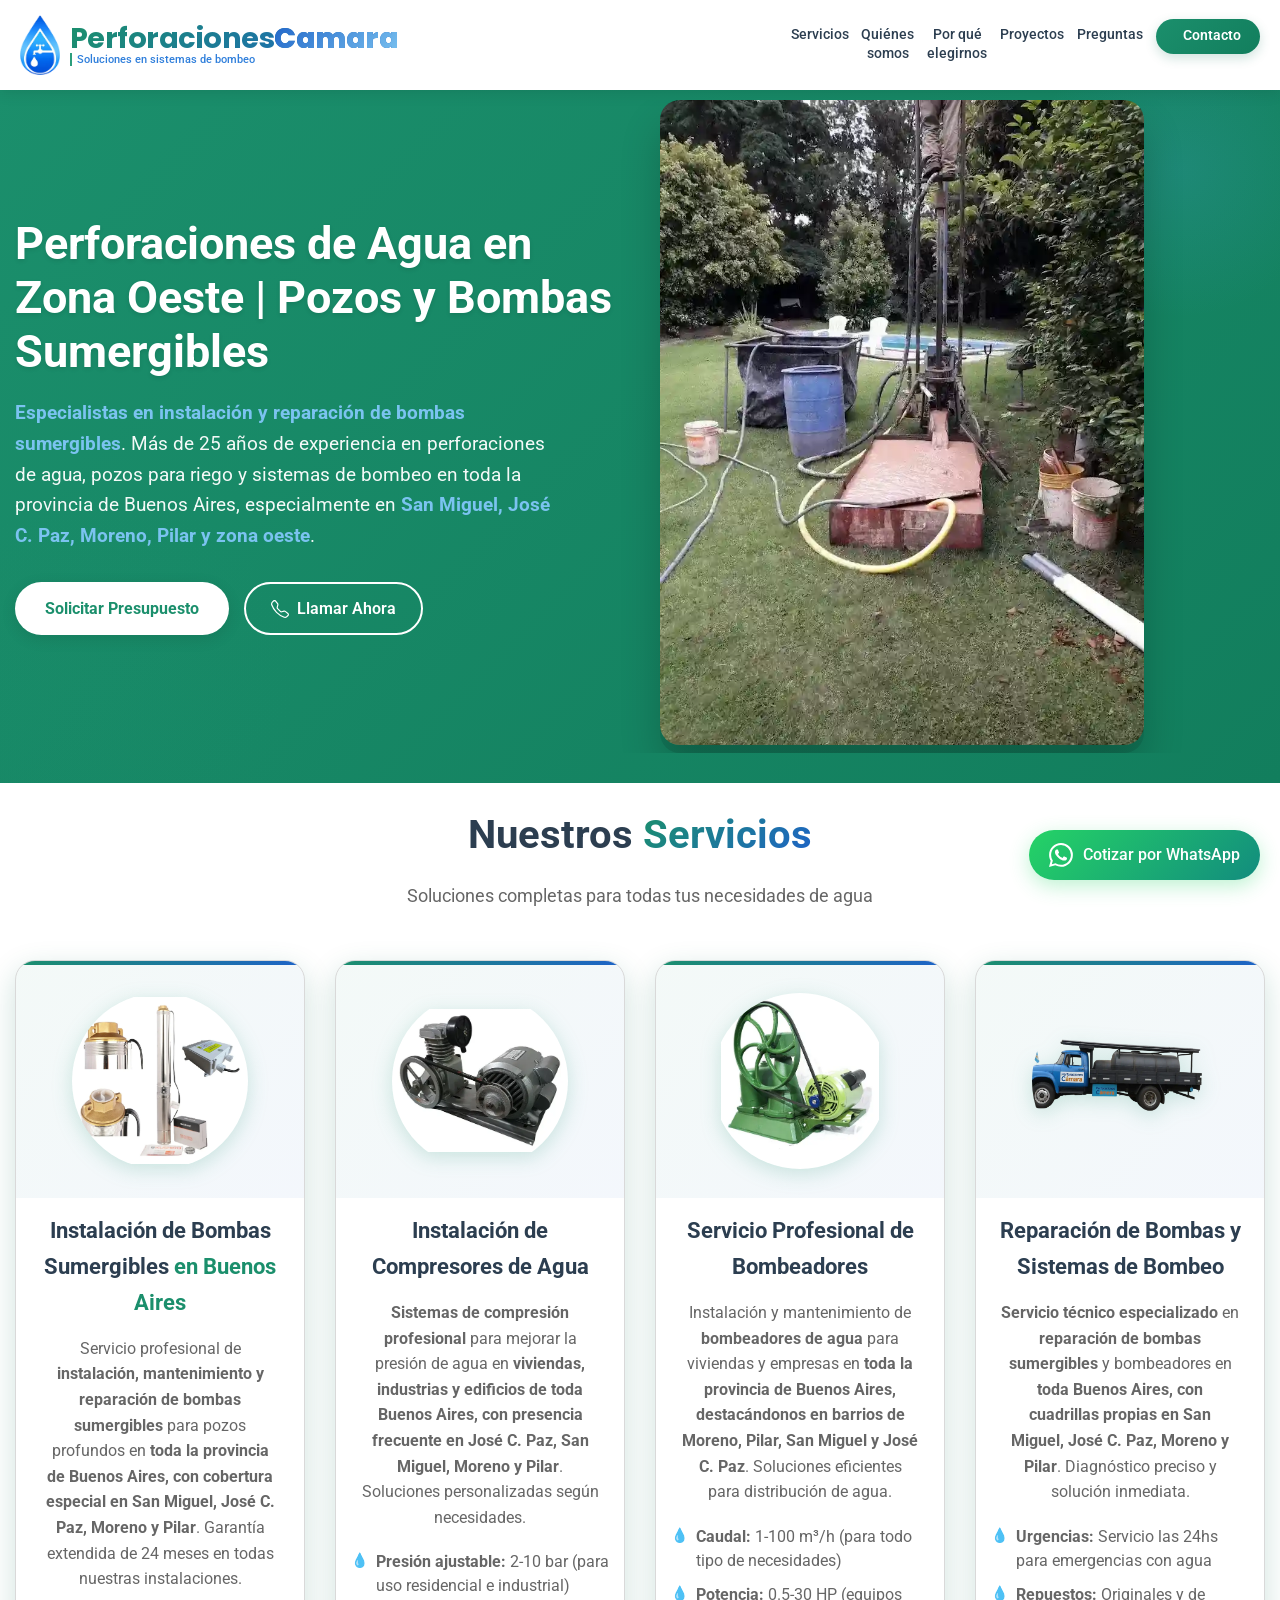
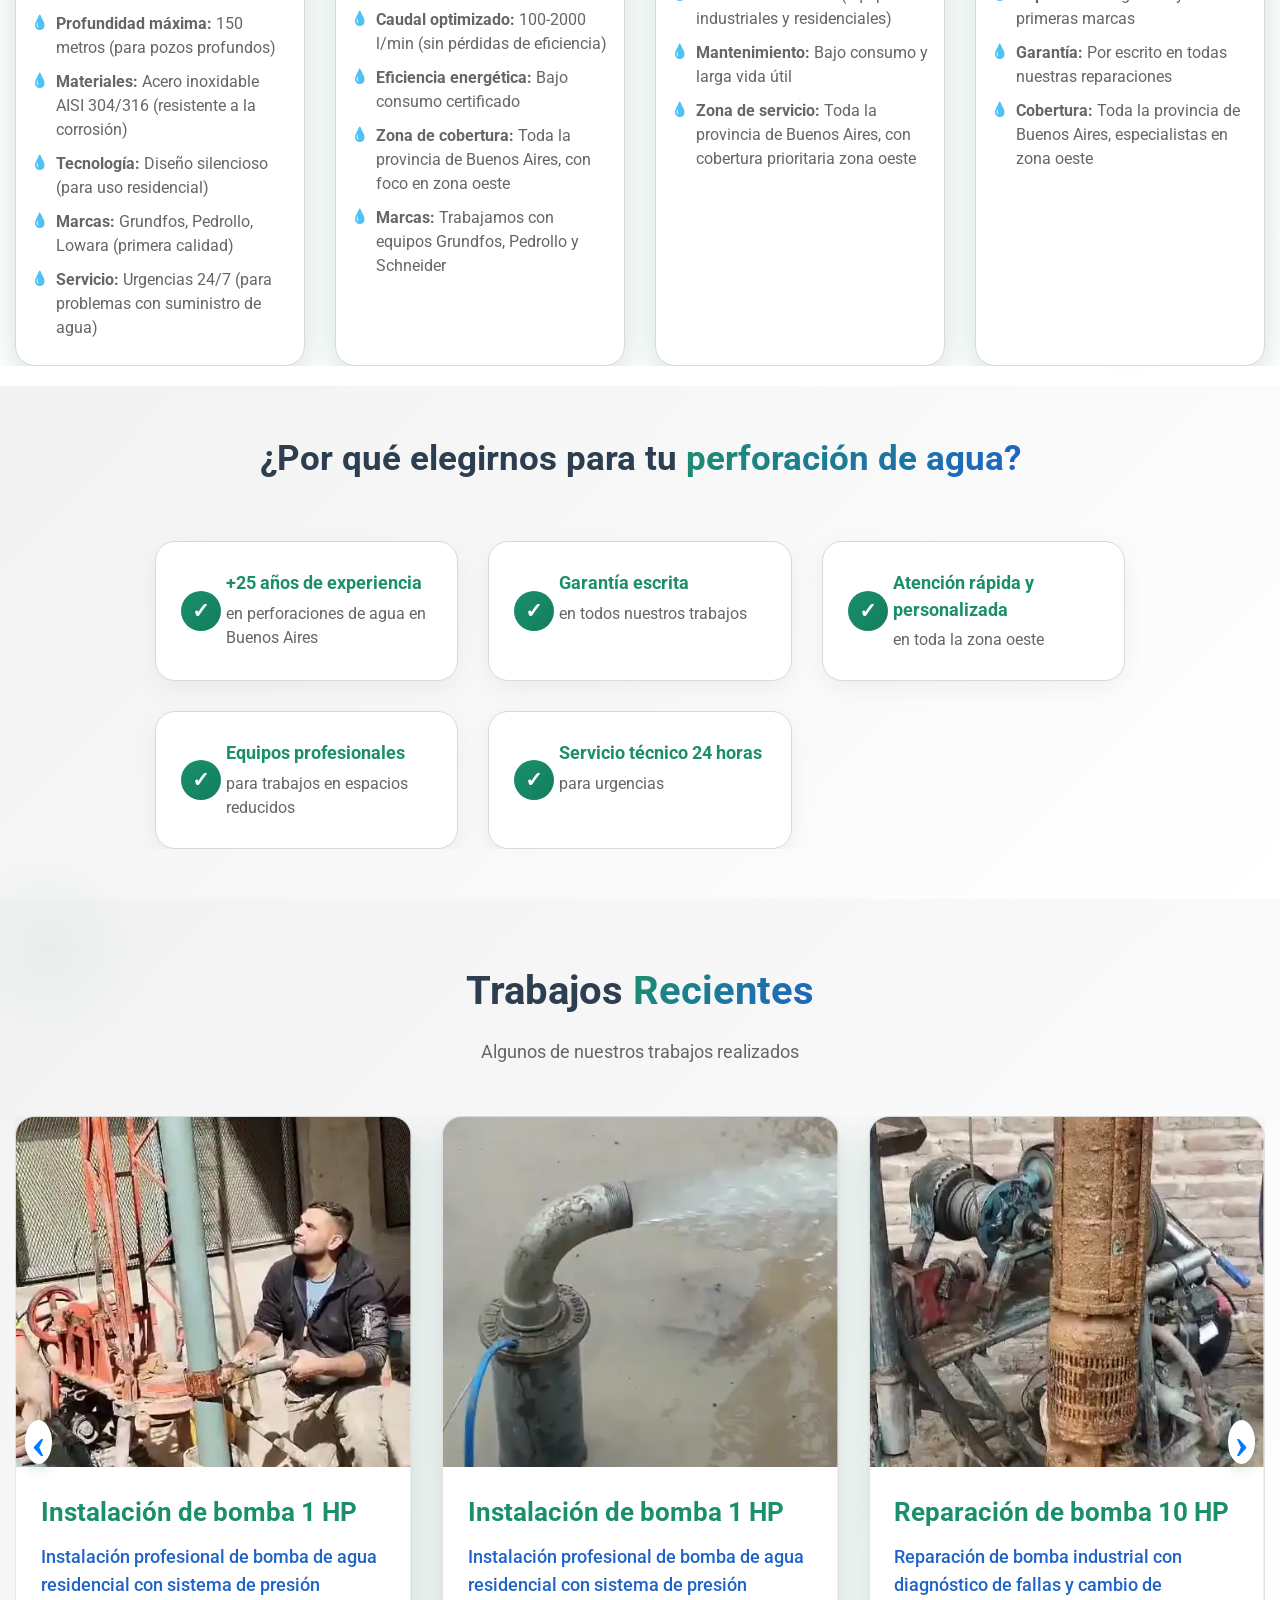
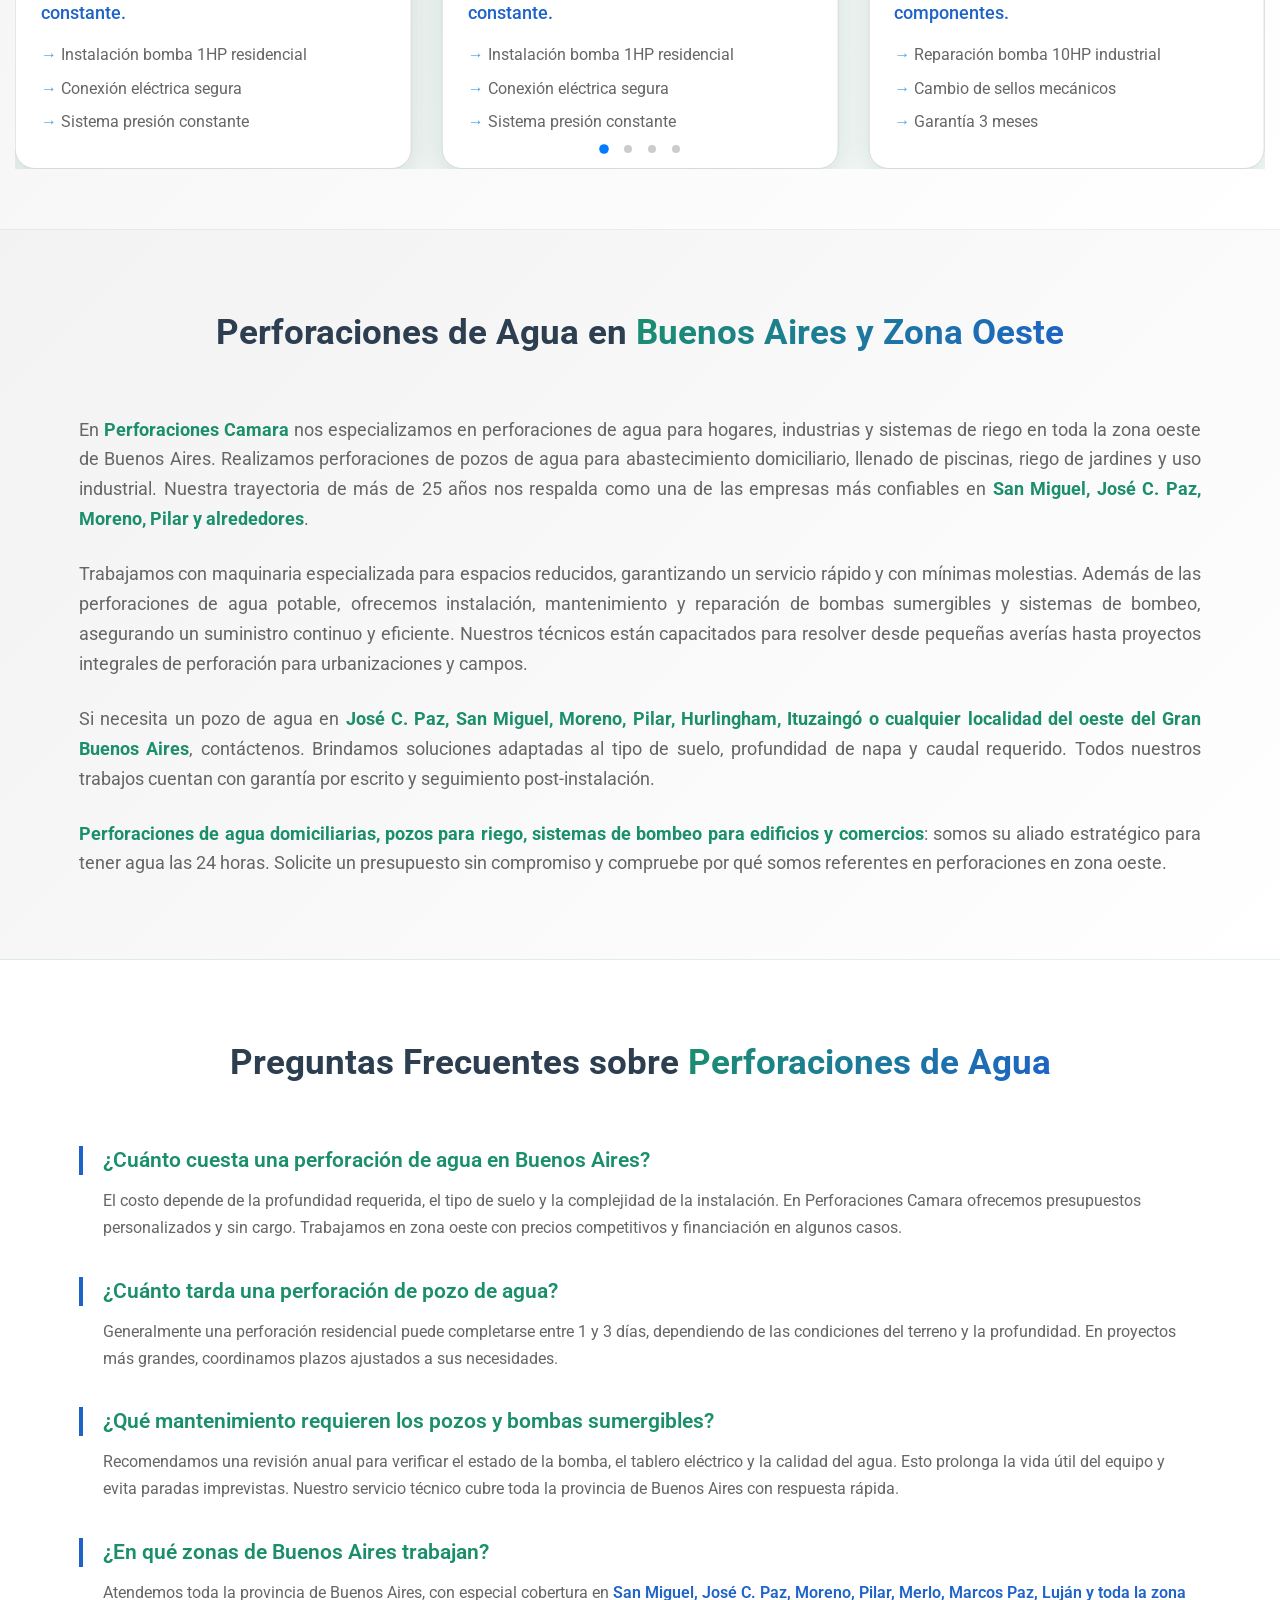
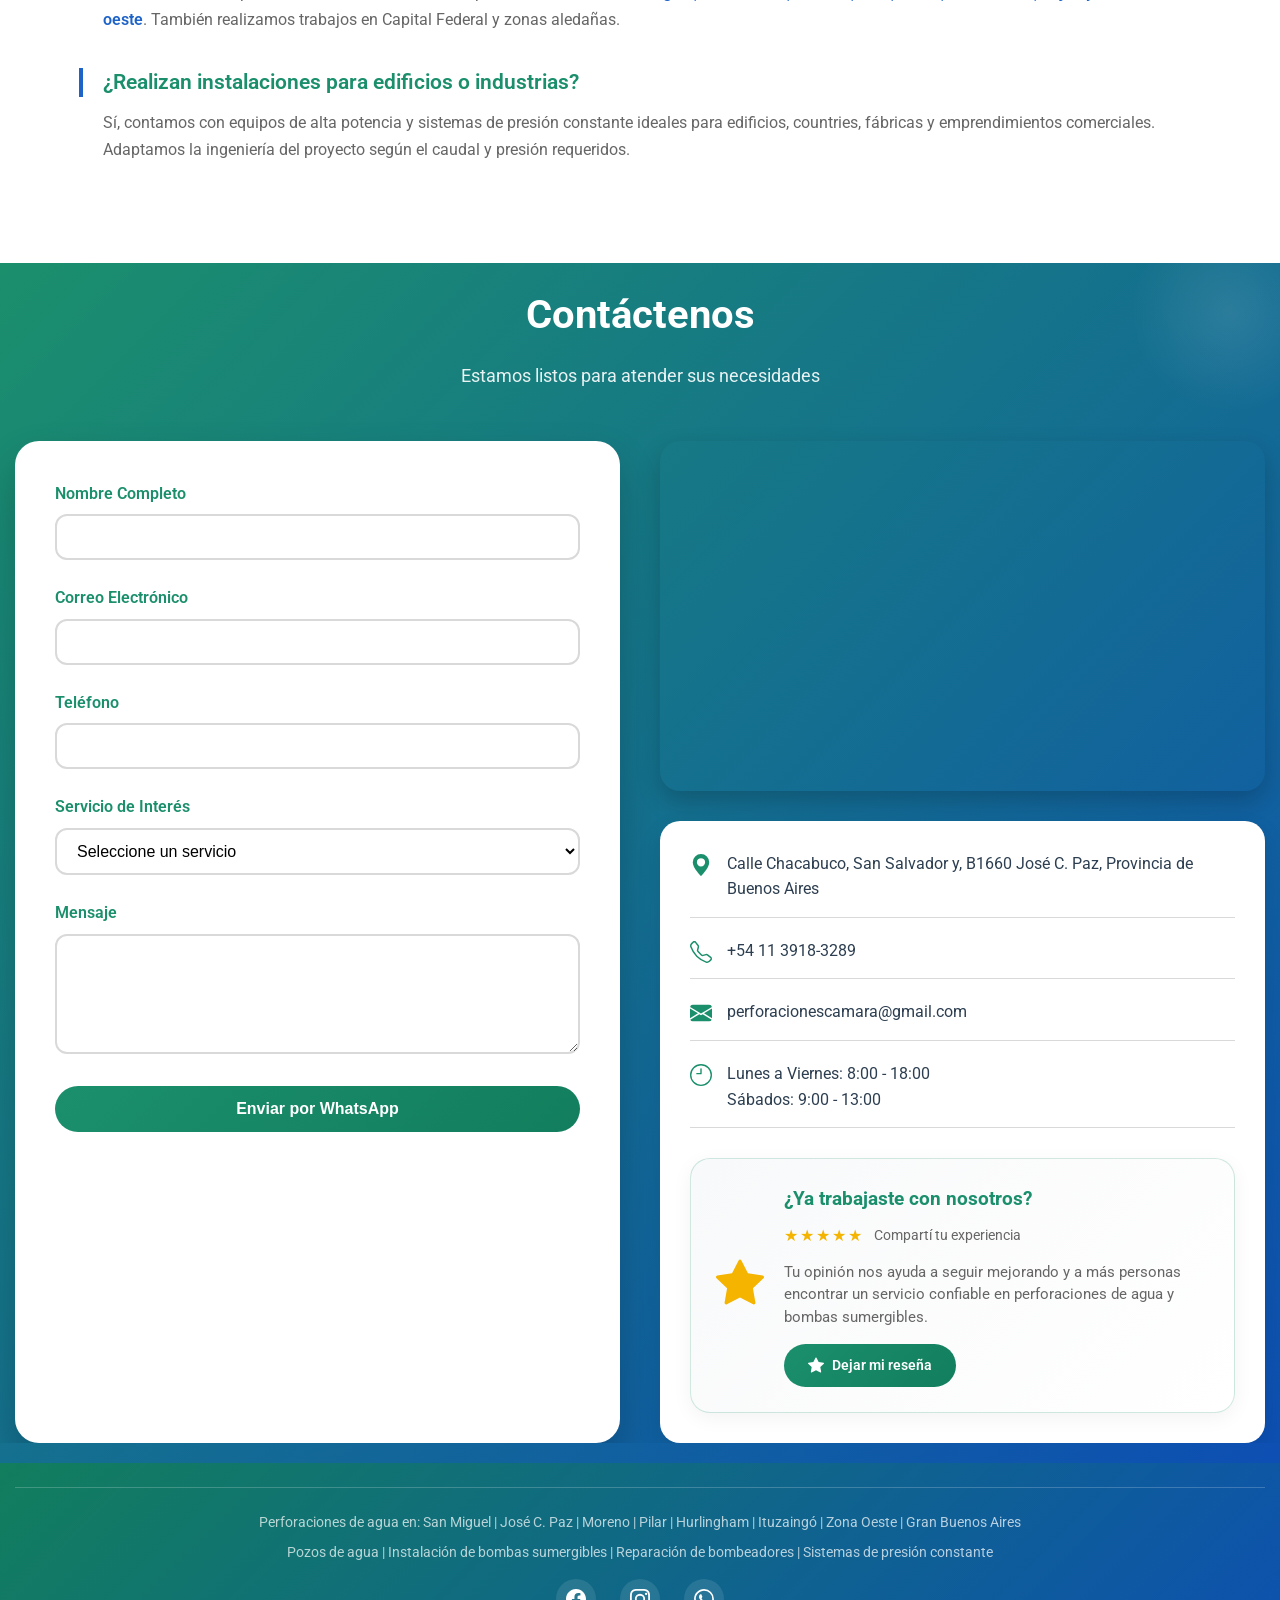
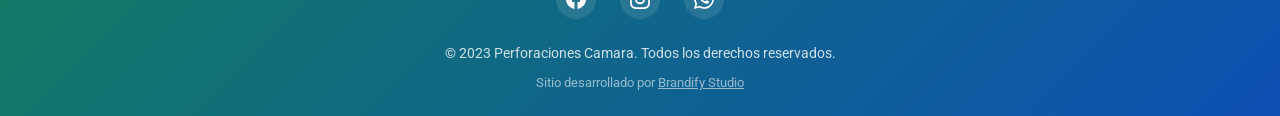
<file: index.html>
<!DOCTYPE html>
<html lang="es">
<head>
  <meta charset="UTF-8">
  <!-- TITLE MEJORADO: prioriza "perforaciones de agua" y zona geográfica clave -->
  <title>Perforaciones de Agua en Buenos Aires | Pozos, Bombas Sumergibles y Mantenimiento</title>
  
  <meta name="viewport" content="width=device-width, initial-scale=1.0">
  <meta name="description" content="Perforaciones Camara: Especialistas en perforación de pozos e instalación de bombas sumergibles en Buenos Aires y zona oeste (San Miguel, José C. Paz, Moreno, Pilar). Servicio técnico 24/7 con 25 años de experiencia. Cotización inmediata y garantía extendida.">
  <!-- keywords eliminadas (Google ya no las usa), mantenemos por compatibilidad pero sin peso SEO -->
  <meta name="geo.region" content="AR-B" />
  <meta name="geo.placename" content="Buenos Aires" />
  <meta name="geo.position" content="-34.4950097;-58.7896075" />
  <meta name="ICBM" content="-34.4950097, -58.7896075" />
  <meta name="location" content="Buenos Aires, Argentina">
  <meta http-equiv="content-language" content="es">
  <meta name="author" content="Perforaciones Camara">
  <meta name="robots" content="index, follow">

  <link rel="stylesheet" href="css/base.css">
  <link rel="stylesheet" href="css/mobil.css">
  <link rel="stylesheet" href="css/tablet.css">
  <link rel="stylesheet" href="https://cdn.jsdelivr.net/npm/swiper/swiper-bundle.min.css"/>
  
  <link rel="preconnect" href="https://fonts.googleapis.com">
  <link rel="preconnect" href="https://fonts.gstatic.com" crossorigin>
  <link rel="preconnect" href="https://cdn.jsdelivr.net">
  <link rel="preconnect" href="https://unpkg.com">
  <link rel="canonical" href="https://perforacionescamara.com.ar/" />
  <link href="https://fonts.googleapis.com/css2?family=Poppins:wght@400;500;600;700&family=Roboto:wght@400;500&display=swap" rel="stylesheet">

  <script type="application/ld+json">
  {
    "@context": "https://schema.org",
    "@graph": [
      {
        "@type": "LocalBusiness",
        "name": "Perforaciones Camara",
        "image": "https://perforacionescamara.com.ar/img/logo.webp",
        "telephone": "+541161022419",
        "email": "perforacionescamara@gmail.com",
        "address": {
          "@type": "PostalAddress",
          "streetAddress": "Calle Chacabuco",
          "addressLocality": "Buenos Aires",
          "addressRegion": "Buenos Aires",
          "postalCode": "1665",
          "addressCountry": "AR"
        },
        "geo": {
          "@type": "GeoCoordinates",
          "latitude": "-34.4950097",
          "longitude": "-58.7896075"
        },
        "openingHoursSpecification": [
          {
            "@type": "OpeningHoursSpecification",
            "dayOfWeek": ["Monday", "Tuesday", "Wednesday", "Thursday", "Friday"],
            "opens": "08:00",
            "closes": "18:00"
          },
          {
            "@type": "OpeningHoursSpecification",
            "dayOfWeek": "Saturday",
            "opens": "09:00",
            "closes": "13:00"
          }
        ],
        "priceRange": "$$",
        "sameAs": [
          "https://www.facebook.com/profile.php?id=100032500175894",
          "https://www.instagram.com/perforaciones.camara/"
        ],
        "areaServed": [
          {
            "@type": "City",
            "name": "San Miguel"
          },
          {
            "@type": "City",
            "name": "José C. Paz"
          },
          {
            "@type": "City",
            "name": "Moreno"
          },
          {
            "@type": "City",
            "name": "Pilar"
          }
        ],
        "hasMap": "https://maps.app.goo.gl/XM9p6diacPf7K8zP7"
      },
      {
        "@type": "FAQPage",
        "mainEntity": [
          {
            "@type": "Question",
            "name": "¿Cuánto cuesta una perforación de agua en Buenos Aires?",
            "acceptedAnswer": {
              "@type": "Answer",
              "text": "El costo depende de la profundidad requerida, el tipo de suelo y la complejidad de la instalación. En Perforaciones Camara ofrecemos presupuestos personalizados y sin cargo. Trabajamos en zona oeste con precios competitivos y financiación en algunos casos."
            }
          },
          {
            "@type": "Question",
            "name": "¿Cuánto tarda una perforación de pozo de agua?",
            "acceptedAnswer": {
              "@type": "Answer",
              "text": "Generalmente una perforación residencial puede completarse entre 1 y 3 días, dependiendo de las condiciones del terreno y la profundidad. En proyectos más grandes, coordinamos plazos ajustados a sus necesidades."
            }
          },
          {
            "@type": "Question",
            "name": "¿Qué mantenimiento requieren los pozos y bombas sumergibles?",
            "acceptedAnswer": {
              "@type": "Answer",
              "text": "Recomendamos una revisión anual para verificar el estado de la bomba, el tablero eléctrico y la calidad del agua. Esto prolonga la vida útil del equipo y evita paradas imprevistas. Nuestro servicio técnico cubre toda la provincia de Buenos Aires con respuesta rápida."
            }
          },
          {
            "@type": "Question",
            "name": "¿En qué zonas de Buenos Aires trabajan?",
            "acceptedAnswer": {
              "@type": "Answer",
              "text": "Atendemos toda la provincia de Buenos Aires, con especial cobertura en San Miguel, José C. Paz, Moreno, Pilar, Merlo, Marcos Paz, Luján y toda la zona oeste. También realizamos trabajos en Capital Federal y zonas aledañas."
            }
          },
          {
            "@type": "Question",
            "name": "¿Realizan instalaciones para edificios o industrias?",
            "acceptedAnswer": {
              "@type": "Answer",
              "text": "Sí, contamos con equipos de alta potencia y sistemas de presión constante ideales para edificios, countries, fábricas y emprendimientos comerciales. Adaptamos la ingeniería del proyecto según el caudal y presión requeridos."
            }
          }
        ]
      }
    ]
  }
  </script>

</head>
<body>
  <!-- Header/Navbar -->
  <header class="header">
    <div class="container">
      <a href="#" class="logo">
        <div class="logo-image">
          <img src="img/logo.webp" 
               alt="Perforaciones Camara especialistas en perforaciones de agua y bombas sumergibles en Buenos Aires"
               width="200">
        </div>
        <div class="logo-info">
          <div class="logo-text">Perforaciones<span>Camara</span></div>
          <div class="logo-slogan">Soluciones en sistemas de bombeo</div>
        </div>
      </a>
      
      <nav class="navbar" aria-label="Navegación principal">
        <ul class="nav-links">
          <li class="nav-item">
            <a href="#servicios" class="nav-link">Servicios</a>
          </li>
          <li class="nav-item">
            <a href="#quienes-somos" class="nav-link">Quiénes<br>somos</a>
          </li>
          <li class="nav-item">
            <a href="#porque-elegirnos" class="nav-link">Por qué<br>elegirnos</a>
          </li>
          <li class="nav-item">
            <a href="#proyectos" class="nav-link">Proyectos</a>
          </li>
          <li class="nav-item">
            <a href="#preguntas-frecuentes" class="nav-link">Preguntas</a>
          </li>
          <li class="nav-item">
            <a href="#contacto" class="btn-nav nav-link">
              <i class="fas fa-phone-alt"></i> Contacto
            </a>
          </li>
        </ul>
      </nav>
      
      <div class="mobile-menu-btn">
        <span></span>
        <span></span>
        <span></span>
      </div>
    </div>
  </header>

  <!-- Overlay para cerrar menú móvil -->
  <div class="navbar-overlay"></div>

  <nav class="breadcrumbs" aria-label="Ruta de navegación">
    <ol itemscope itemtype="https://schema.org/BreadcrumbList">
      <li itemprop="itemListElement" itemscope itemtype="https://schema.org/ListItem">
        <a itemprop="item" href="https://www.perforacionescamara.com.ar">
          <span itemprop="name">Inicio</span>
        </a>
        <meta itemprop="position" content="1" />
      </li>
      <li itemprop="itemListElement" itemscope itemtype="https://schema.org/ListItem">
        <span itemprop="name">Servicios</span>
        <meta itemprop="position" content="2" />
      </li>
    </ol>
  </nav>
  
  <main>
    <!-- Hero Section -->
    <section class="hero">
      <div class="container">
        <div class="hero-content">
          <!-- H1 mejorado con enfoque geográfico: zona oeste + servicios clave -->
          <h1>Perforaciones de Agua en Zona Oeste | Pozos y Bombas Sumergibles</h1>
          <p><strong>Especialistas en instalación y reparación de bombas sumergibles</strong>. Más de 25 años de experiencia en perforaciones de agua, pozos para riego y sistemas de bombeo en toda la provincia de Buenos Aires, especialmente en <strong>San Miguel, José C. Paz, Moreno, Pilar y zona oeste</strong>.</p>
          <div class="hero-buttons">
            <a href="#contacto" class="btn-primary">Solicitar Presupuesto</a>
            <a href="tel:+541139183289" class="btn-secondary">
              <svg xmlns="http://www.w3.org/2000/svg" width="16" height="16" fill="currentColor" viewBox="0 0 16 16">
                <path d="M3.654 1.328a.678.678 0 0 0-1.015-.063L1.605 2.3c-.483.484-.661 1.169-.45 1.77a17.6 17.6 0 0 0 4.168 6.608 17.6 17.6 0 0 0 6.608 4.168c.601.211 1.286.033 1.77-.45l1.034-1.034a.678.678 0 0 0-.063-1.015l-2.307-1.794a.678.678 0 0 0-.58-.122l-2.19.547a1.75 1.75 0 0 1-1.657-.459L5.482 8.062a1.75 1.75 0 0 1-.46-1.657l.548-2.19a.678.678 0 0 0-.122-.58L3.654 1.328zM1.884.511a1.745 1.745 0 0 1 2.612.163L6.29 2.98c.329.423.445.974.315 1.494l-.547 2.19a.68.68 0 0 0 .178.643l2.457 2.457a.68.68 0 0 0 .644.178l2.189-.547a1.75 1.75 0 0 1 1.494.315l2.306 1.794c.829.645.905 1.87.163 2.611l-1.034 1.034c-.74.74-1.846 1.065-2.877.702a18.6 18.6 0 0 1-7.01-4.42 18.6 18.6 0 0 1-4.42-7.009c-.362-1.03-.037-2.137.703-2.877L1.885.511z"/>
              </svg>
              Llamar Ahora
            </a>
          </div>
        </div>
        <div class="hero-image">
          <!-- ALT mejorado con geo-referencia -->
          <img src="img/perforaciones-de-agua-buenos-aires-zona-oeste.webp"
               alt="Instalación profesional de bomba sumergible en San Miguel y zona oeste"
               width="800"
               fetchpriority="high">
        </div>
      </div>
    </section>

    <!-- Servicios -->
    <section id="servicios" class="services">
      <div class="container">
        <div class="section-header">
          <h2>Nuestros <span>Servicios</span></h2>
          <p>Soluciones completas para todas tus necesidades de agua</p>
        </div>
        <div class="services-grid">
          <div class="service-card" itemscope itemtype="http://schema.org/Service">
            <div class="service-icon">
              <img src="img/instalacion-bomba-sumergible-san-miguel-jose-c-paz.webp" 
                  alt="instalación y reparación de bombas sumergibles en San Miguel José C Paz y zona oeste" 
                  loading="lazy"
                  width="100"
                  height="100"
                  itemprop="image">
            </div>
            
            <h3 itemprop="name">Instalación de Bombas Sumergibles <strong>en Buenos Aires</strong></h3>
            
            <div itemprop="description">
              <p>Servicio profesional de <strong>instalación, mantenimiento y reparación de bombas sumergibles</strong> para pozos profundos en <strong>toda la provincia de Buenos Aires, con cobertura especial en San Miguel, José C. Paz, Moreno y Pilar</strong>. Garantía extendida de 24 meses en todas nuestras instalaciones.</p>
            </div>
            
            <button class="features-toggle">▼ Ver características</button>
            
            <ul class="service-features">
              <li itemprop="feature" itemscope itemtype="http://schema.org/PropertyValue">
                <strong><span itemprop="name">Profundidad máxima:</span></strong> 
                <span itemprop="value">150 metros</span> (para pozos profundos)
              </li>
              <li itemprop="feature" itemscope itemtype="http://schema.org/PropertyValue">
                <strong><span itemprop="name">Materiales:</span></strong> 
                <span itemprop="value">Acero inoxidable AISI 304/316</span> (resistente a la corrosión)
              </li>
              <li itemprop="feature" itemscope itemtype="http://schema.org/PropertyValue">
                <strong><span itemprop="name">Tecnología:</span></strong> 
                <span itemprop="value">Diseño silencioso</span> (para uso residencial)
              </li>
              <li itemprop="feature" itemscope itemtype="http://schema.org/PropertyValue">
                <strong><span itemprop="name">Marcas:</span></strong>
                <span itemprop="value">Grundfos, Pedrollo, Lowara</span> (primera calidad)
              </li>
              <li itemprop="feature" itemscope itemtype="http://schema.org/PropertyValue">
                <strong><span itemprop="name">Servicio:</span></strong>
                <span itemprop="value">Urgencias 24/7</span> (para problemas con suministro de agua)
              </li>
            </ul>
          </div>
          
          <div class="service-card" itemscope itemtype="http://schema.org/Service">
            <div class="service-icon">
              <img src="img/compresor-agua-presion-constante-zona-oeste.webp" 
                  alt="instalación de compresores de agua para presión constante en zona oeste Gran Buenos Aires" 
                  loading="lazy"
                  width="100"
                  height="100">
            </div>
            <h3>Instalación de Compresores de Agua</h3>
            <p><strong>Sistemas de compresión profesional</strong> para mejorar la presión de agua en <strong>viviendas, industrias y edificios de toda Buenos Aires, con presencia frecuente en José C. Paz, San Miguel, Moreno y Pilar</strong>. Soluciones personalizadas según necesidades.</p>
            
            <button class="features-toggle">▼ Ver características</button>
            
            <ul class="service-features">
              <li><strong>Presión ajustable:</strong> 2-10 bar (para uso residencial e industrial)</li>
              <li><strong>Caudal optimizado:</strong> 100-2000 l/min (sin pérdidas de eficiencia)</li>
              <li><strong>Eficiencia energética:</strong> Bajo consumo certificado</li>
              <li><strong>Zona de cobertura:</strong> Toda la provincia de Buenos Aires, con foco en zona oeste</li>
              <li><strong>Marcas:</strong> Trabajamos con equipos Grundfos, Pedrollo y Schneider</li>
            </ul>
          </div>

          <div class="service-card" itemscope itemtype="http://schema.org/Service">
            <div class="service-icon">
              <img src="img/reparacion-bombeadores-moreno-pilar.webp" 
                  alt="servicio técnico de bombeadores en Moreno Pilar y toda la zona oeste" 
                  loading="lazy"
                  width="100"
                  height="100">
            </div>
            <h3>Servicio Profesional de Bombeadores</h3>
            <p>Instalación y mantenimiento de <strong>bombeadores de agua</strong> para viviendas y empresas en <strong>toda la provincia de Buenos Aires, destacándonos en barrios de Moreno, Pilar, San Miguel y José C. Paz</strong>. Soluciones eficientes para distribución de agua.</p>
            
            <button class="features-toggle">▼ Ver características</button>
            
            <ul class="service-features">
              <li><strong>Caudal:</strong> 1-100 m³/h (para todo tipo de necesidades)</li>
              <li><strong>Potencia:</strong> 0.5-30 HP (equipos industriales y residenciales)</li>
              <li><strong>Mantenimiento:</strong> Bajo consumo y larga vida útil</li>
              <li><strong>Zona de servicio:</strong> Toda la provincia de Buenos Aires, con cobertura prioritaria zona oeste</li>
            </ul>
          </div>
          
          <div class="service-card" itemscope itemtype="http://schema.org/Service">
            <div class="service-icon">
              <img src="img/servicio-tecnico-bombas-24hs-buenos-aires.webp" 
                  alt="reparación urgente de bombas sumergibles y sistemas de bombeo 24 horas Buenos Aires" 
                  loading="lazy"
                  width="100"
                  height="100">
            </div>
            <h3>Reparación de Bombas y Sistemas de Bombeo</h3>
            <p><strong>Servicio técnico especializado</strong> en <strong>reparación de bombas sumergibles</strong> y bombeadores en <strong>toda Buenos Aires, con cuadrillas propias en San Miguel, José C. Paz, Moreno y Pilar</strong>. Diagnóstico preciso y solución inmediata.</p>
            
            <button class="features-toggle">▼ Ver características</button>
            
            <ul class="service-features">
              <li><strong>Urgencias:</strong> Servicio las 24hs para emergencias con agua</li>
              <li><strong>Repuestos:</strong> Originales y de primeras marcas</li>
              <li><strong>Garantía:</strong> Por escrito en todas nuestras reparaciones</li>
              <li><strong>Cobertura:</strong> Toda la provincia de Buenos Aires, especialistas en zona oeste</li>
            </ul>
          </div>
        </div>
      </div>
    </section>

    <!-- ¿Por qué elegirnos? -->
    <section id="porque-elegirnos" class="trust-section">
      <div class="container">
        <h2>¿Por qué elegirnos para tu <span>perforación de agua?</span></h2>
        <ul class="trust-list">
          <li><strong>+25 años de experiencia</strong> en perforaciones de agua en Buenos Aires</li>
          <li><strong>Garantía escrita</strong> en todos nuestros trabajos</li>
          <li><strong>Atención rápida y personalizada</strong> en toda la zona oeste</li>
          <li><strong>Equipos profesionales</strong> para trabajos en espacios reducidos</li>
          <li><strong>Servicio técnico 24 horas</strong> para urgencias</li>
        </ul>
      </div>
    </section>
    
    <!-- Proyectos -->
    <section id="proyectos" class="projects">
      <div class="container">
        <div class="section-header">
          <h2>Trabajos <span>Recientes</span></h2>
          <p>Algunos de nuestros trabajos realizados</p>
        </div>
        
        <div class="swiper projects-swiper">
          <div class="swiper-wrapper">
            <div class="swiper-slide project-slide">
              <img src="img/instalacion-bomba-1hp-residencial-san-miguel.webp" 
                   alt="instalación de bomba sumergible 1HP para uso residencial en San Miguel zona oeste"
                   width="400">
              <div class="project-info">
                <h3>Instalación de bomba 1 HP</h3>
                <p>Instalación profesional de bomba de agua residencial con sistema de presión constante.</p>
                <ul>
                  <li>Instalación bomba 1HP residencial</li>
                  <li>Conexión eléctrica segura</li>
                  <li>Sistema presión constante</li>
                </ul>              
              </div>
            </div>
            
            <div class="swiper-slide project-slide">
              <img src="img/reparacion-bomba-10hp-industrial-jose-c-paz.webp" 
                   alt="reparación de bomba industrial 10HP con cambio de sellos mecánicos en José C Paz"
                   width="400">
              <div class="project-info">
                <h3>Reparación de bomba 10 HP</h3>
                <p>Reparación de bomba industrial con diagnóstico de fallas y cambio de componentes.</p>
                <ul>
                  <li>Reparación bomba 10HP industrial</li>
                  <li>Cambio de sellos mecánicos</li>
                  <li>Garantía 3 meses</li>
                </ul>
              </div>
            </div>
            
            <div class="swiper-slide project-slide">
              <img src="img/instalacion-bomba-3hp-comercial-moreno.webp" 
                   alt="instalación de bomba sumergible 3HP para sistema hidroneumático en Moreno Buenos Aires"
                   width="400">
              <div class="project-info">
                <h3>Instalación de bomba 3 HP</h3>
                <p>Sistema de bombeo para procesos manufactureros.</p>
                <ul>
                  <li>Instalación bomba 3HP comercial</li>
                  <li>Configuración hidroneumática</li>
                  <li>Pruebas de presión y garantía de funcionamiento sin interrupciones</li>
                </ul>
              </div>
            </div>

            <div class="swiper-slide project-slide">
              <img src="img/instalacion-bomba-sumergible-pilar-zona-norte.webp" 
                   alt="instalación de bomba sumergible 1HP con sistema de presión constante en Pilar zona norte"
                   width="400">
              <div class="project-info">
                <h3>Instalación de bomba 1 HP</h3>
                <p>Instalación profesional de bomba de agua residencial con sistema de presión constante.</p>
                <ul>
                  <li>Instalación bomba 1HP residencial</li>
                  <li>Conexión eléctrica segura</li>
                  <li>Sistema presión constante</li>
                </ul>              
              </div>
            </div>
          </div>
          <div class="swiper-pagination"></div>
          <div class="swiper-button-prev"></div>
          <div class="swiper-button-next"></div>
        </div>
      </div>
    </section>

    <!-- SECCIÓN SEO NUEVA: Texto extenso con ciudades clave y variantes semánticas -->
    <section id="quienes-somos" class="seo-content">
      <div class="container">
        <h2>Perforaciones de Agua en <span>Buenos Aires y Zona Oeste</span></h2>
        <p>
          En <strong>Perforaciones Camara</strong> nos especializamos en perforaciones de agua para hogares, industrias y sistemas de riego en toda la zona oeste de Buenos Aires. 
          Realizamos perforaciones de pozos de agua para abastecimiento domiciliario, llenado de piscinas, riego de jardines y uso industrial. 
          Nuestra trayectoria de más de 25 años nos respalda como una de las empresas más confiables en <strong>San Miguel, José C. Paz, Moreno, Pilar y alrededores</strong>.
        </p>
        <p>
          Trabajamos con maquinaria especializada para espacios reducidos, garantizando un servicio rápido y con mínimas molestias. Además de las perforaciones de agua potable, ofrecemos instalación, mantenimiento y reparación de bombas sumergibles y sistemas de bombeo, asegurando un suministro continuo y eficiente. Nuestros técnicos están capacitados para resolver desde pequeñas averías hasta proyectos integrales de perforación para urbanizaciones y campos.
        </p>
        <p>
          Si necesita un pozo de agua en <strong>José C. Paz, San Miguel, Moreno, Pilar, Hurlingham, Ituzaingó o cualquier localidad del oeste del Gran Buenos Aires</strong>, contáctenos. Brindamos soluciones adaptadas al tipo de suelo, profundidad de napa y caudal requerido. Todos nuestros trabajos cuentan con garantía por escrito y seguimiento post-instalación.
        </p>
        <p>
          <strong>Perforaciones de agua domiciliarias, pozos para riego, sistemas de bombeo para edificios y comercios</strong>: somos su aliado estratégico para tener agua las 24 horas. Solicite un presupuesto sin compromiso y compruebe por qué somos referentes en perforaciones en zona oeste.
        </p>
      </div>
    </section>

    <!-- SECCIÓN FAQ (Preguntas Frecuentes) ORO SEO -->
    <section id="preguntas-frecuentes" class="faq-section">
      <div class="container">
        <h2>Preguntas Frecuentes sobre <span>Perforaciones de Agua</span></h2>
        
        <h3>¿Cuánto cuesta una perforación de agua en Buenos Aires?</h3>
        <p>El costo depende de la profundidad requerida, el tipo de suelo y la complejidad de la instalación. En Perforaciones Camara ofrecemos presupuestos personalizados y sin cargo. Trabajamos en zona oeste con precios competitivos y financiación en algunos casos.</p>
        
        <h3>¿Cuánto tarda una perforación de pozo de agua?</h3>
        <p>Generalmente una perforación residencial puede completarse entre 1 y 3 días, dependiendo de las condiciones del terreno y la profundidad. En proyectos más grandes, coordinamos plazos ajustados a sus necesidades.</p>
        
        <h3>¿Qué mantenimiento requieren los pozos y bombas sumergibles?</h3>
        <p>Recomendamos una revisión anual para verificar el estado de la bomba, el tablero eléctrico y la calidad del agua. Esto prolonga la vida útil del equipo y evita paradas imprevistas. Nuestro servicio técnico cubre toda la provincia de Buenos Aires con respuesta rápida.</p>
        
        <h3>¿En qué zonas de Buenos Aires trabajan?</h3>
        <p>Atendemos toda la provincia de Buenos Aires, con especial cobertura en <strong>San Miguel, José C. Paz, Moreno, Pilar, Merlo, Marcos Paz, Luján y toda la zona oeste</strong>. También realizamos trabajos en Capital Federal y zonas aledañas.</p>
        
        <h3>¿Realizan instalaciones para edificios o industrias?</h3>
        <p>Sí, contamos con equipos de alta potencia y sistemas de presión constante ideales para edificios, countries, fábricas y emprendimientos comerciales. Adaptamos la ingeniería del proyecto según el caudal y presión requeridos.</p>
      </div>
    </section>

    <!-- Contacto -->
    <section id="contacto" class="contact">
      <div class="container">
        <div class="section-header">
          <h2>Contáctenos</h2>
          <p>Estamos listos para atender sus necesidades</p>
        </div>
        
        <div class="contact-grid">
          <div class="contact-form">
            <form id="contactForm">
              <div class="form-group">
                <label for="name">Nombre Completo</label>
                <input type="text" id="name" required>
              </div>
              
              <div class="form-group">
                <label for="email">Correo Electrónico</label>
                <input type="email" id="email" required>
              </div>
              
              <div class="form-group">
                <label for="phone">Teléfono</label>
                <input type="tel" id="phone" required>
              </div>
              
              <div class="form-group">
                <label for="service">Servicio de Interés</label>
                <select id="service" required>
                  <option value="">Seleccione un servicio</option>
                  <option value="bomba">Bomba Sumergible</option>
                  <option value="compresor">Compresor</option>
                  <option value="bombeador">Bombeador</option>
                  <option value="reparacion">Reparación</option>
                  <option value="otro">Otro</option>
                </select>
              </div>
              
              <div class="form-group">
                <label for="message">Mensaje</label>
                <textarea id="message" rows="4" required></textarea>
              </div>
              
              <button type="submit" class="btn-submit">Enviar por WhatsApp</button>
            </form>
          </div>
          
          <div class="contact-map">
            <div class="map-container">
              <!-- Código de mapa CORREGIDO (se eliminó el iframe roto anterior) -->
              <iframe src="https://www.google.com/maps/embed?pb=!1m18!1m12!1m3!1d3288.3105803916956!2d-58.78960759999999!3d-34.4950097!2m3!1f0!2f0!3f0!3m2!1i1024!2i768!4f13.1!3m3!1m2!1s0x95bc997631d811b5%3A0x26855a58a3bdd645!2sPerforaciones%20camara!5e0!3m2!1ses!2sar!4v1747162366873!5m2!1ses!2sar" 
                      width="100%" 
                      height="100%" 
                      style="border:0;" 
                      allowfullscreen="" 
                      loading="lazy" 
                      referrerpolicy="no-referrer-when-downgrade"
                      title="Ubicación de Perforaciones Cámara en José C. Paz"></iframe>
            </div>
            
            <div class="contact-info">
              <div class="info-item">
                <svg xmlns="http://www.w3.org/2000/svg" width="24" height="24" fill="currentColor" viewBox="0 0 16 16">
                  <path d="M8 16s6-5.686 6-10A6 6 0 0 0 2 6c0 4.314 6 10 6 10zm0-7a3 3 0 1 1 0-6 3 3 0 0 1 0 6z"/>
                </svg>
                <p>
                  <a href="https://maps.app.goo.gl/XM9p6diacPf7K8zP7" 
                    target="_blank" 
                    rel="noopener noreferrer"
                    class="contact-link">
                    Calle Chacabuco, San Salvador y, B1660 José C. Paz, Provincia de Buenos Aires
                  </a>
                </p>
              </div>
              
              <div class="info-item">
                <svg xmlns="http://www.w3.org/2000/svg" width="24" height="24" fill="currentColor" viewBox="0 0 16 16">
                  <path d="M3.654 1.328a.678.678 0 0 0-1.015-.063L1.605 2.3c-.483.484-.661 1.169-.45 1.77a17.6 17.6 0 0 0 4.168 6.608 17.6 17.6 0 0 0 6.608 4.168c.601.211 1.286.033 1.77-.45l1.034-1.034a.678.678 0 0 0-.063-1.015l-2.307-1.794a.678.678 0 0 0-.58-.122l-2.19.547a1.75 1.75 0 0 1-1.657-.459L5.482 8.062a1.75 1.75 0 0 1-.46-1.657l.548-2.19a.678.678 0 0 0-.122-.58L3.654 1.328zM1.884.511a1.745 1.745 0 0 1 2.612.163L6.29 2.98c.329.423.445.974.315 1.494l-.547 2.19a.68.68 0 0 0 .178.643l2.457 2.457a.68.68 0 0 0 .644.178l2.189-.547a1.75 1.75 0 0 1 1.494.315l2.306 1.794c.829.645.905 1.87.163 2.611l-1.034 1.034c-.74.74-1.846 1.065-2.877.702a18.6 18.6 0 0 1-7.01-4.42 18.6 18.6 0 0 1-4.42-7.009c-.362-1.03-.037-2.137.703-2.877L1.885.511z"/>
                </svg>
                <p><a href="tel:+541139183289" class="contact-link">+54 11 3918-3289</a></p>
              </div>
              
              <div class="info-item">
                <svg xmlns="http://www.w3.org/2000/svg" width="24" height="24" fill="currentColor" viewBox="0 0 16 16">
                  <path d="M.05 3.555A2 2 0 0 1 2 2h12a2 2 0 0 1 1.95 1.555L8 8.414.05 3.555ZM0 4.697v7.104l5.803-3.558L0 4.697ZM6.761 8.83l-6.57 4.027A2 2 0 0 0 2 14h12a2 2 0 0 0 1.808-1.144l-6.57-4.027L8 9.586l-1.239-.757Zm3.436-.586L16 11.801V4.697l-5.803 3.546Z"/>
                </svg>
                <p><a href="mailto:perforacionescamara@gmail.com" class="contact-link">perforacionescamara@gmail.com</a></p>
              </div>
              
              <div class="info-item">
                <svg xmlns="http://www.w3.org/2000/svg" width="24" height="24" fill="currentColor" viewBox="0 0 16 16">
                  <path d="M8 1a7 7 0 1 0 0 14A7 7 0 0 0 8 1zm0-1a8 8 0 1 1 0 16A8 8 0 0 1 8 0z"/>
                  <path d="M8 3a.5.5 0 0 1 .5.5v3.5a.5.5 0 0 1-.5.5H5a.5.5 0 0 1 0-1h2.5V3.5A.5.5 0 0 1 8 3z"/>
                </svg>
                <p>Lunes a Viernes: 8:00 - 18:00<br>Sábados: 9:00 - 13:00</p>
              </div>

              <div class="reviews-cta">
                <div class="reviews-icon">
                  <svg xmlns="http://www.w3.org/2000/svg" width="32" height="32" fill="currentColor" viewBox="0 0 16 16">
                    <path d="M3.612 15.443c-.386.198-.824-.149-.746-.592l.83-4.73L.173 6.765c-.329-.314-.158-.888.283-.95l4.898-.696L7.538.792c.197-.39.73-.39.927 0l2.184 4.327 4.898.696c.441.062.612.636.282.95l-3.522 3.356.83 4.73c.078.443-.36.79-.746.592L8 13.187l-4.389 2.256z"/>
                  </svg>
                </div>
                <div class="reviews-content">
                  <h3>¿Ya trabajaste con nosotros?</h3>
                  <div class="rating">
                    <span class="stars">★★★★★</span>
                    <span class="rating-text">Compartí tu experiencia</span>
                  </div>
                  <p>Tu opinión nos ayuda a seguir mejorando y a más personas encontrar un servicio confiable en perforaciones de agua y bombas sumergibles.</p>
                  <a href="https://g.page/r/CUXWvaNYWoUmEAE/review" 
                    target="_blank" 
                    rel="noopener noreferrer" 
                    class="btn-reviews">
                    <svg xmlns="http://www.w3.org/2000/svg" width="18" height="18" fill="currentColor" viewBox="0 0 16 16">
                      <path d="M3.612 15.443c-.386.198-.824-.149-.746-.592l.83-4.73L.173 6.765c-.329-.314-.158-.888.283-.95l4.898-.696L7.538.792c.197-.39.73-.39.927 0l2.184 4.327 4.898.696c.441.062.612.636.282.95l-3.522 3.356.83 4.73c.078.443-.36.79-.746.592L8 13.187l-4.389 2.256z"/>
                    </svg>
                    Dejar mi reseña
                  </a>
                </div>
              </div>
            </div>
          </div>
        </div>
      </div>
    </section>

    <script src="js/script.js"></script>
    <script src="https://cdn.jsdelivr.net/npm/swiper@8/swiper-bundle.min.js" defer></script>
  </main>

 <!-- Footer -->
  <footer class="footer" itemscope itemtype="http://schema.org/LocalBusiness">
    <div class="container">
      <div class="footer-seo">
        <p>
          Perforaciones de agua en: San Miguel | José C. Paz | Moreno | Pilar | Hurlingham | Ituzaingó | Zona Oeste | Gran Buenos Aires
        </p>
        <p>
          Pozos de agua | Instalación de bombas sumergibles | Reparación de bombeadores | Sistemas de presión constante
        </p>
      </div>

      <div itemprop="name" style="display:none">Perforaciones Camara</div>
      <div class="social-links">
        <a href="https://www.facebook.com/profile.php?id=100032500175894" class="facebook" aria-label="Facebook">
          <svg xmlns="http://www.w3.org/2000/svg" width="20" height="20" fill="currentColor" viewBox="0 0 16 16">
            <path d="M16 8.049c0-4.446-3.582-8.05-8-8.05C3.58 0-.002 3.603-.002 8.05c0 4.017 2.926 7.347 6.75 7.951v-5.625h-2.03V8.05H6.75V6.275c0-2.017 1.195-3.131 3.022-3.131.876 0 1.791.157 1.791.157v1.98h-1.009c-.993 0-1.303.621-1.303 1.258v1.51h2.218l-.354 2.326H9.25V16c3.824-.604 6.75-3.934 6.75-7.951z"/>
          </svg>
        </a>
        <a href="https://www.instagram.com/perforaciones.camara/" class="instagram" aria-label="Instagram">
          <svg xmlns="http://www.w3.org/2000/svg" width="20" height="20" fill="currentColor" viewBox="0 0 16 16">
            <path d="M8 0C5.829 0 5.556.01 4.703.048 3.85.088 3.269.222 2.76.42a3.92 3.92 0 0 0-1.417.923A3.92 3.92 0 0 0 .42 2.76C.222 3.268.087 3.85.048 4.7.01 5.555 0 5.827 0 8.001c0 2.172.01 2.444.048 3.297.04.852.174 1.433.372 1.942.205.526.478.972.923 1.417.444.445.89.719 1.416.923.51.198 1.09.332 1.942.372.853.037 1.125.048 3.298.048 2.173 0 2.445-.01 3.298-.048.852-.04 1.433-.174 1.941-.372a3.92 3.92 0 0 0 1.417-.923c.445-.445.719-.891.923-1.416.198-.51.332-1.09.372-1.941.037-.853.048-1.125.048-3.298 0-2.173-.01-2.445-.048-3.298-.04-.852-.174-1.433-.372-1.941a3.92 3.92 0 0 0-.923-1.417A3.92 3.92 0 0 0 13.24.42c-.51-.198-1.09-.332-1.941-.372C10.445.01 10.173 0 8 0zm0 1.44c2.136 0 2.39.01 3.233.048.78.036 1.203.166 1.485.276.374.145.64.319.92.599.28.28.453.546.598.92.11.281.24.705.276 1.485.037.843.048 1.097.048 3.233 0 2.136-.01 2.39-.048 3.233-.036.78-.166 1.203-.276 1.485-.145.374-.319.64-.599.92-.28.28-.546.453-.92.598-.281.11-.705.24-1.485.276-.843.037-1.097.048-3.233.048-2.136 0-2.39-.01-3.233-.048-.78-.036-1.203-.166-1.485-.276a3.92 3.92 0 0 1-.92-.599 3.92 3.92 0 0 1-.598-.92c-.11-.281-.24-.705-.276-1.485C1.45 10.39 1.44 10.136 1.44 8c0-2.136.01-2.39.048-3.233.036-.78.166-1.203.276-1.485.145-.374.319-.64.599-.92.28-.28.546-.453.92-.598.281-.11.705-.24 1.485-.276C5.61 1.45 5.864 1.44 8 1.44zm0 2.452a4.108 4.108 0 1 0 0 8.216 4.108 4.108 0 0 0 0-8.216zm0 1.44a2.667 2.667 0 1 1 0 5.334 2.667 2.667 0 0 1 0-5.334zm5.855-1.44a.96.96 0 1 0-1.92 0 .96.96 0 0 0 1.92 0z"/>
          </svg>
        </a>
        <a href="https://wa.me/541139183289" class="whatsapp" aria-label="WhatsApp">
          <svg xmlns="http://www.w3.org/2000/svg" width="20" height="20" fill="currentColor" viewBox="0 0 16 16">
            <path d="M13.601 2.326A7.854 7.854 0 0 0 7.994 0C3.627 0 .068 3.558.064 7.926c0 1.399.366 2.76 1.057 3.965L0 16l4.204-1.102a7.933 7.933 0 0 0 3.79.965h.004c4.368 0 7.926-3.558 7.93-7.93A7.898 7.898 0 0 0 13.6 2.326zM7.994 14.521a6.573 6.573 0 0 1-3.356-.92l-.24-.144-2.494.654.666-2.433-.156-.251a6.56 6.56 0 0 1-1.007-3.505c0-3.626 2.957-6.584 6.591-6.584a6.56 6.56 0 0 1 4.66 1.931 6.557 6.557 0 0 1 1.928 4.66c-.004 3.639-2.961 6.592-6.592 6.592zm3.615-4.934c-.197-.099-1.17-.578-1.353-.646-.182-.065-.315-.099-.445.099-.133.197-.513.646-.627.775-.114.133-.232.148-.43.05-.197-.1-.836-.308-1.592-.985-.59-.525-.985-1.175-1.103-1.372-.114-.198-.011-.304.088-.403.087-.088.197-.232.296-.346.1-.114.133-.198.198-.33.065-.134.034-.248-.015-.347-.05-.099-.445-1.076-.612-1.47-.16-.389-.323-.335-.445-.34-.114-.007-.247-.007-.38-.007a.729.729 0 0 0-.529.247c-.182.198-.691.677-.691 1.654 0 .977.71 1.916.81 2.049.098.133 1.394 2.132 3.383 2.992.47.205.84.326 1.129.418.475.152.904.129 1.246.08.38-.058 1.171-.48 1.338-.943.164-.464.164-.86.114-.943-.049-.084-.182-.133-.38-.232z"/>
          </svg>
        </a>
      </div>

      <div class="footer-info">
        <p>&copy; 2023 Perforaciones Camara. Todos los derechos reservados.</p>
        <p class="credits">Sitio desarrollado por <a href="https://www.instagram.com/brandify_studio_ar/">Brandify Studio </a></p>
      </div>
    </div>
  </footer>

  <!-- Botón WhatsApp Flotante -->
  <a href="https://wa.me/541139183289?text=Hola%20Perforaciones%20Camara,%20quisiera%20consultar%20por%20perforaciones%20de%20agua%20en%20Buenos%20Aires" 
  class="whatsapp-float" 
  aria-label="Consultar por perforaciones de agua vía WhatsApp">
    <svg xmlns="http://www.w3.org/2000/svg" width="24" height="24" fill="currentColor" viewBox="0 0 16 16">
      <path d="M13.601 2.326A7.854 7.854 0 0 0 7.994 0C3.627 0 .068 3.558.064 7.926c0 1.399.366 2.76 1.057 3.965L0 16l4.204-1.102a7.933 7.933 0 0 0 3.79.965h.004c4.368 0 7.926-3.558 7.93-7.93A7.898 7.898 0 0 0 13.6 2.326zM7.994 14.521a6.573 6.573 0 0 1-3.356-.92l-.24-.144-2.494.654.666-2.433-.156-.251a6.56 6.56 0 0 1-1.007-3.505c0-3.626 2.957-6.584 6.591-6.584a6.56 6.56 0 0 1 4.66 1.931 6.557 6.557 0 0 1 1.928 4.66c-.004 3.639-2.961 6.592-6.592 6.592zm3.615-4.934c-.197-.099-1.17-.578-1.353-.646-.182-.065-.315-.099-.445.099-.133.197-.513.646-.627.775-.114.133-.232.148-.43.05-.197-.1-.836-.308-1.592-.985-.59-.525-.985-1.175-1.103-1.372-.114-.198-.011-.304.088-.403.087-.088.197-.232.296-.346.1-.114.133-.198.198-.33.065-.134.034-.248-.015-.347-.05-.099-.445-1.076-.612-1.47-.16-.389-.323-.335-.445-.34-.114-.007-.247-.007-.38-.007a.729.729 0 0 0-.529.247c-.182.198-.691.677-.691 1.654 0 .977.71 1.916.81 2.049.098.133 1.394 2.132 3.383 2.992.47.205.84.326 1.129.418.475.152.904.129 1.246.08.38-.058 1.171-.48 1.338-.943.164-.464.164-.86.114-.943-.049-.084-.182-.133-.38-.232z"/>
    </svg>
    <span>Cotizar por WhatsApp</span>
  </a>

</body>
</html>
</file>
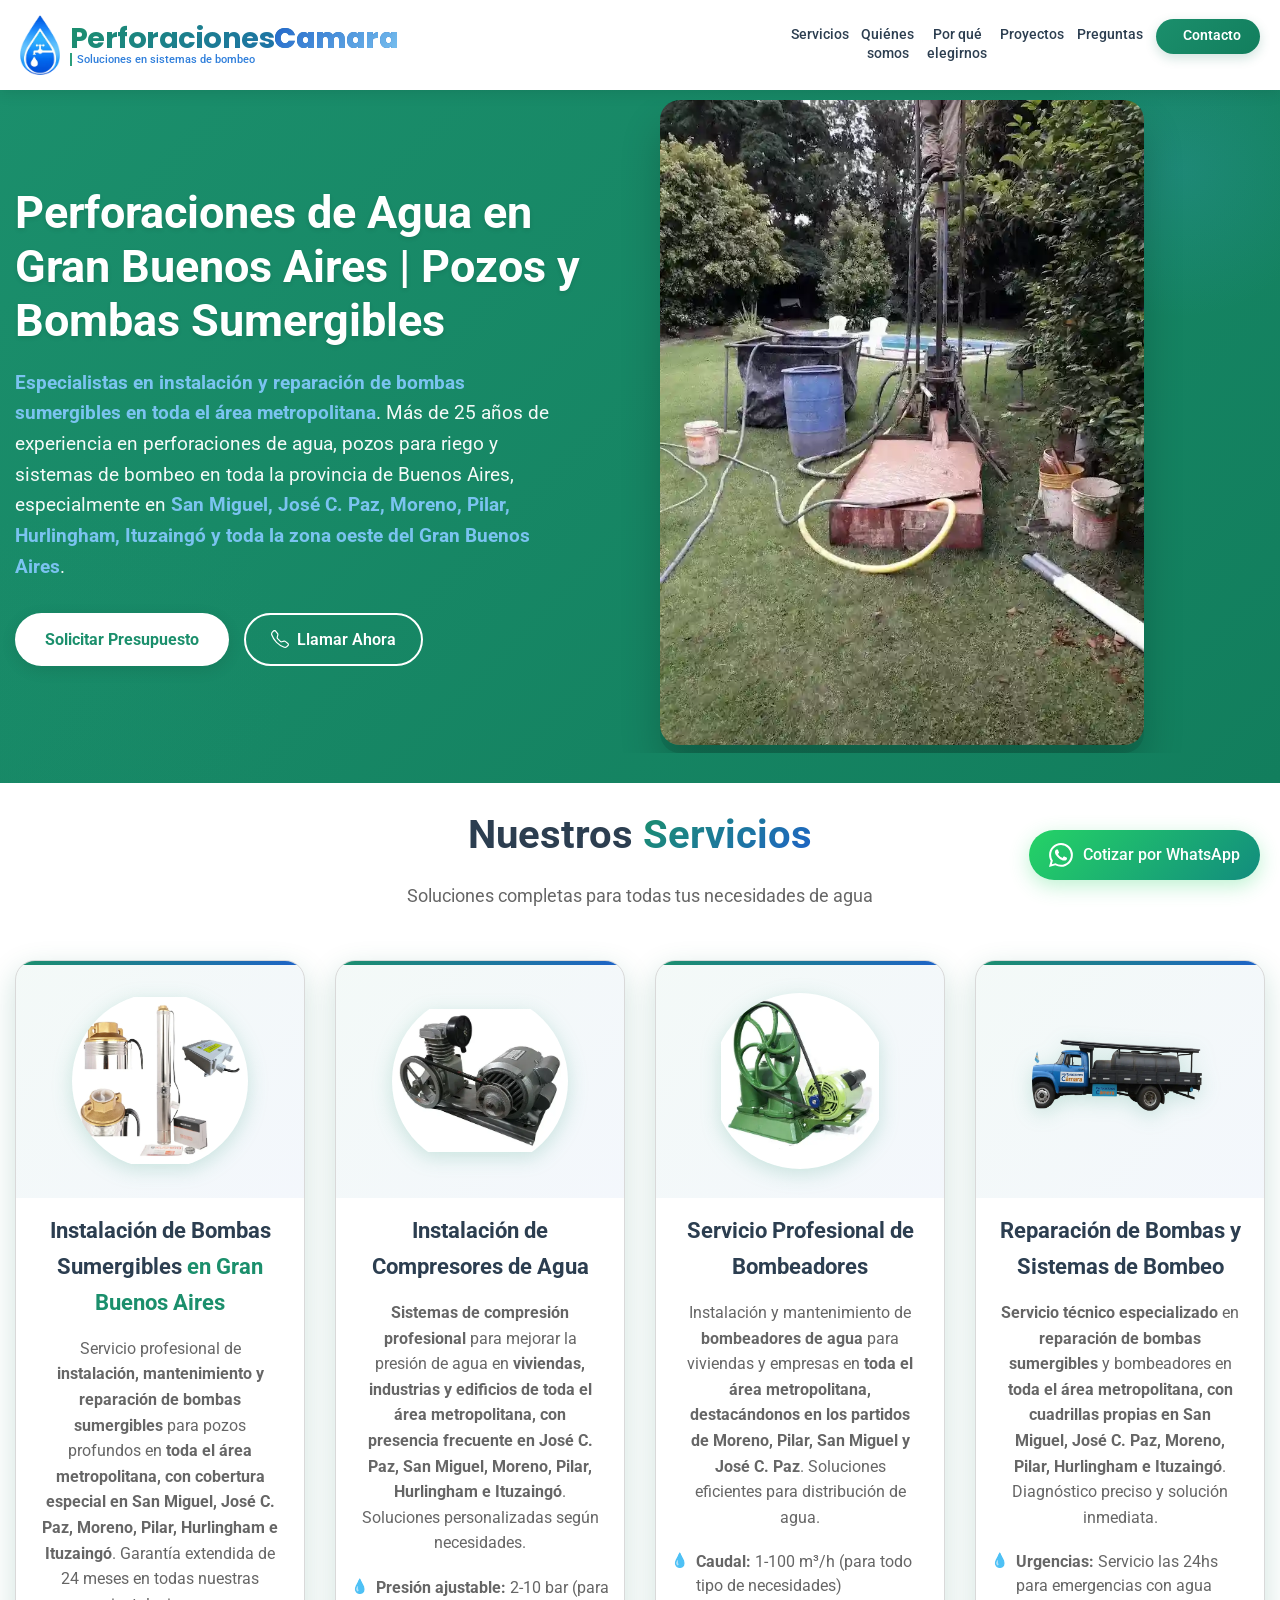
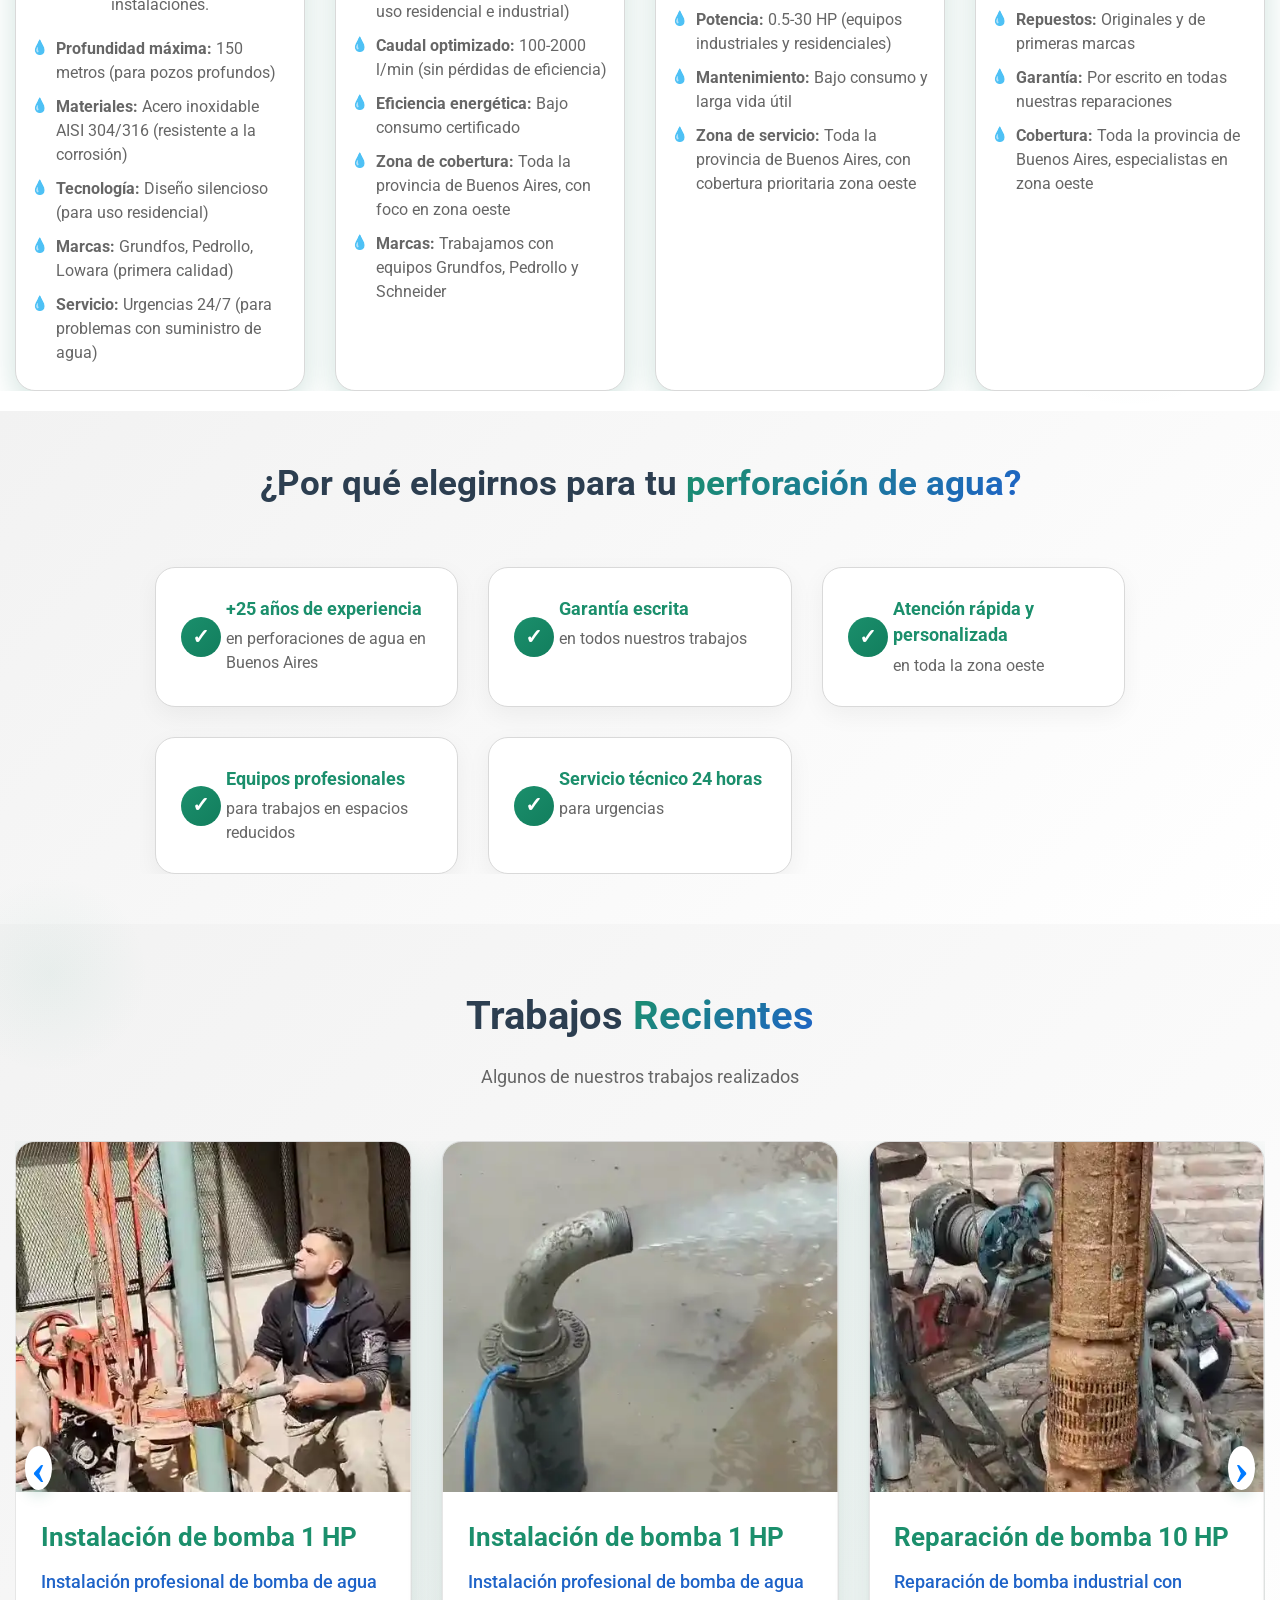
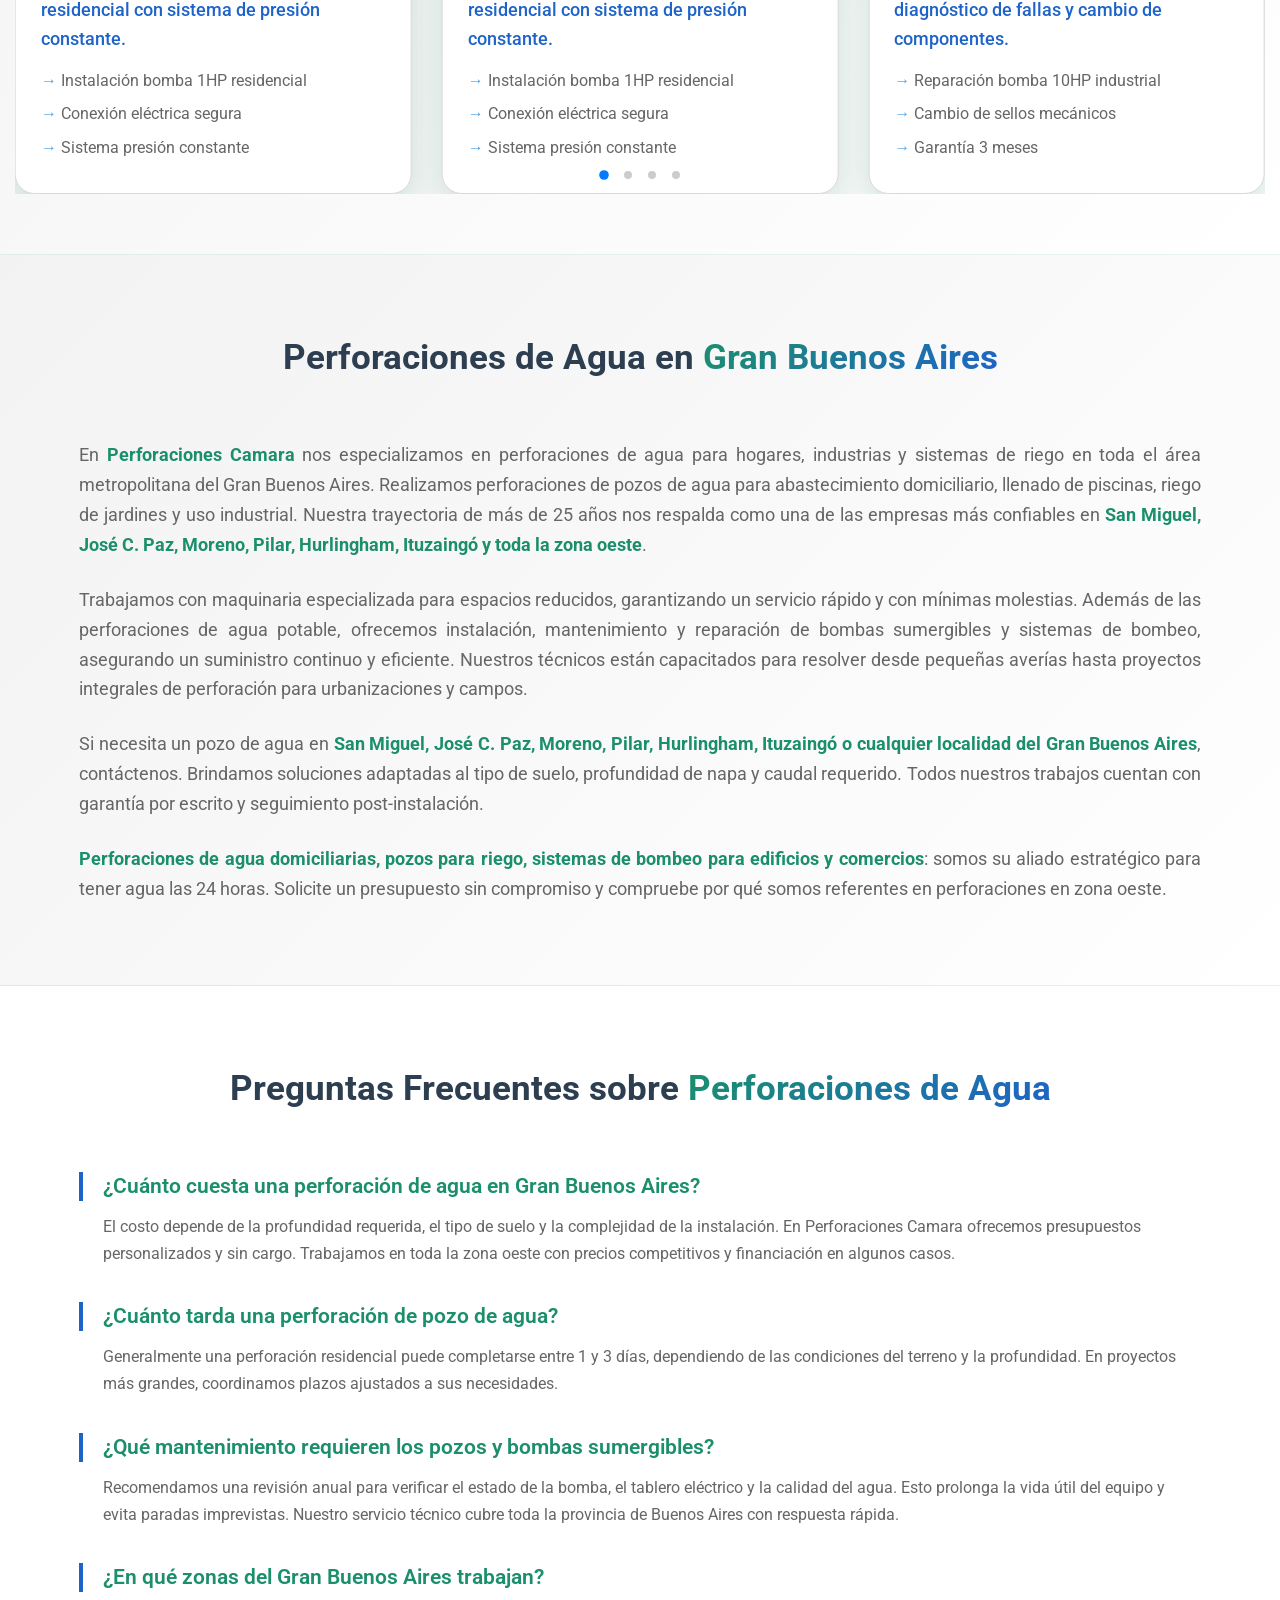
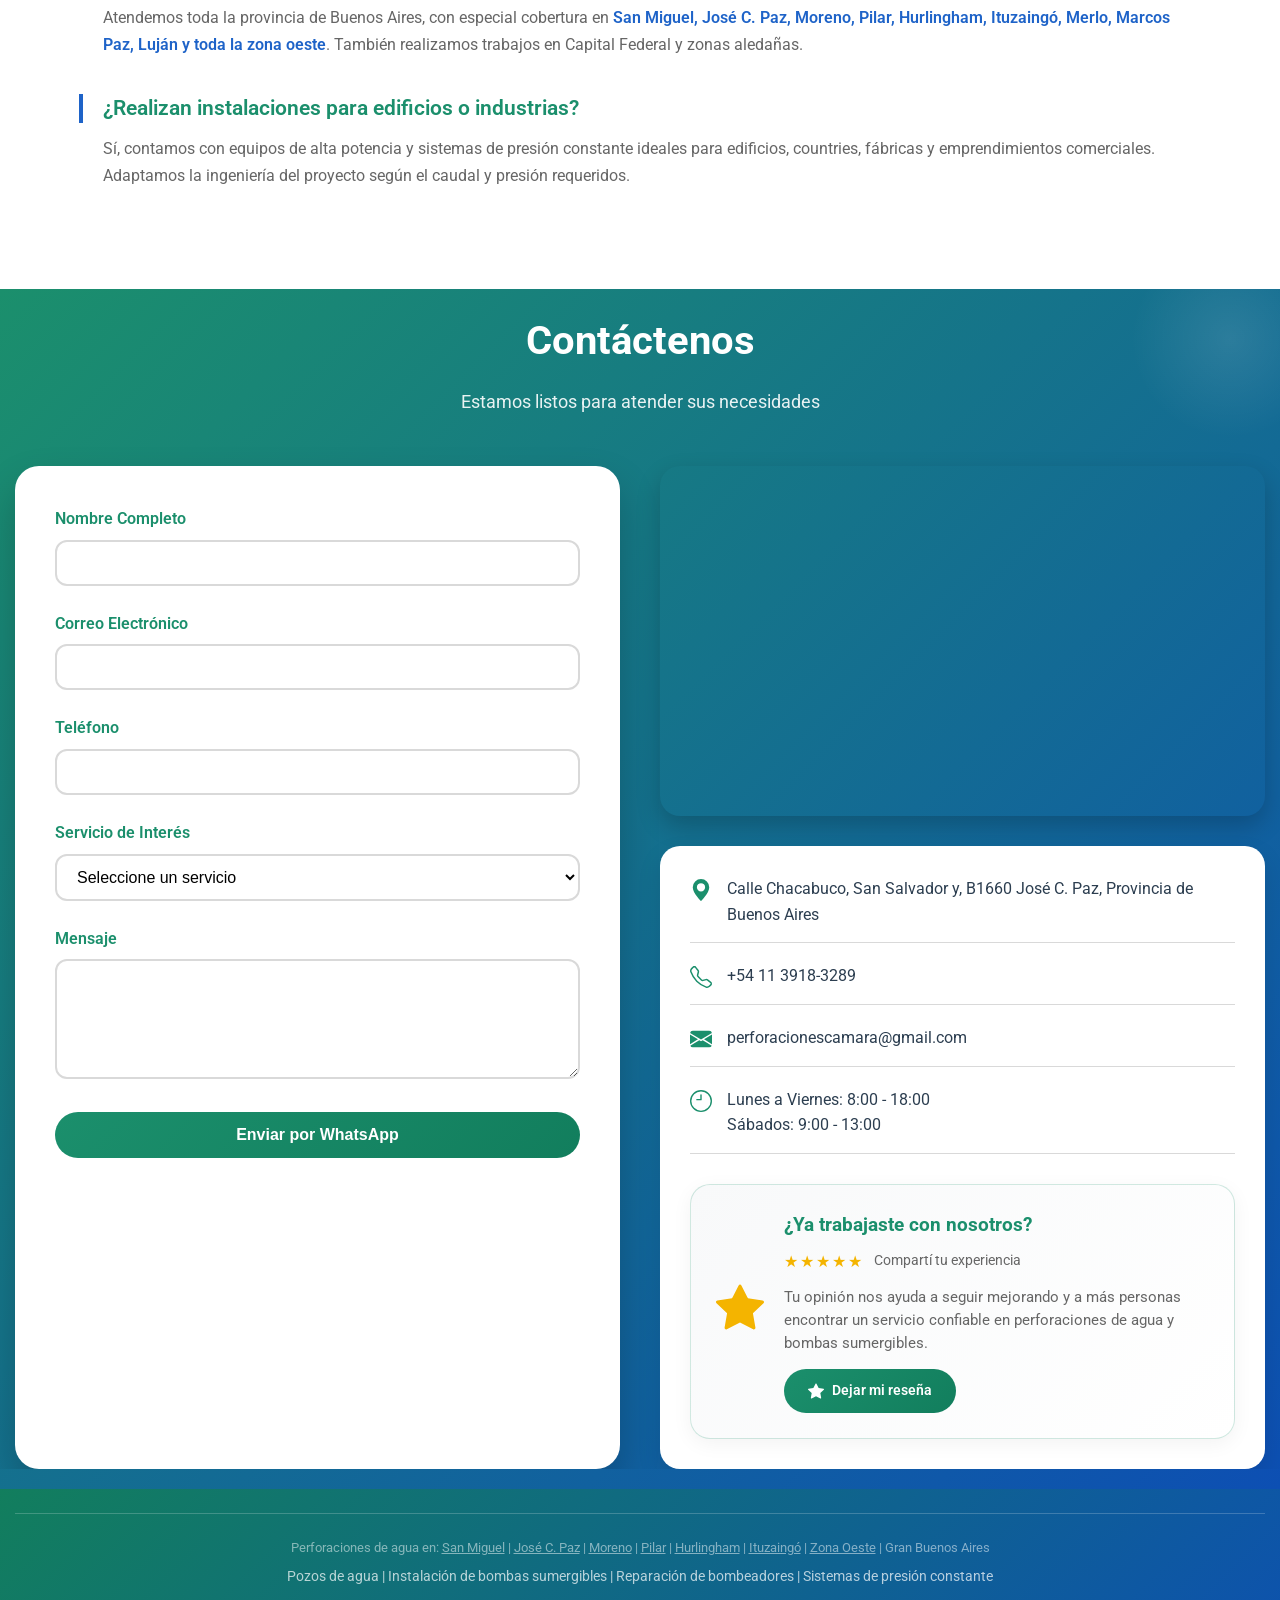
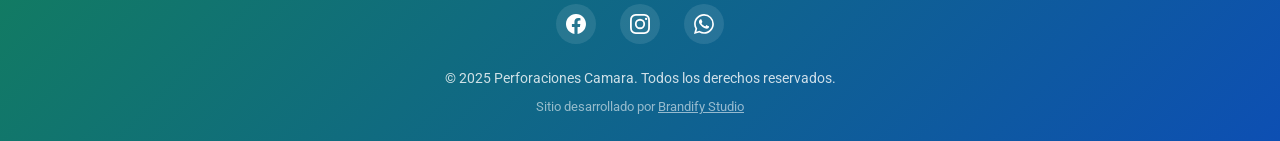
<file: gran-buenos-aires/index.html>
<!DOCTYPE html>
<html lang="es">
<head>
  <meta charset="UTF-8">
  <!-- TITLE para Gran Buenos Aires -->
  <title>Perforaciones de Agua en Gran Buenos Aires | Pozos y Bombas Sumergibles</title>
  
  <meta name="viewport" content="width=device-width, initial-scale=1.0">
  <meta name="description" content="Perforaciones Camara: Especialistas en perforación de pozos e instalación de bombas sumergibles en Gran Buenos Aires y zona oeste. Servicio técnico 24/7 con 25 años de experiencia. Cotización inmediata y garantía extendida.">
  <meta name="geo.region" content="AR-B" />
  <meta name="geo.placename" content="Buenos Aires" />
  <meta name="geo.position" content="-34.4950097;-58.7896075" />
  <meta name="ICBM" content="-34.4950097, -58.7896075" />
  <meta name="location" content="Buenos Aires, Argentina">
  <meta http-equiv="content-language" content="es">
  <meta name="author" content="Perforaciones Camara">
  <meta name="robots" content="index, follow">

  <!-- RUTAS CORREGIDAS con ../ -->
  <link rel="stylesheet" href="../css/base.css">
  <link rel="stylesheet" href="../css/mobil.css">
  <link rel="stylesheet" href="../css/tablet.css">
  <link rel="stylesheet" href="https://cdn.jsdelivr.net/npm/swiper/swiper-bundle.min.css"/>
  
  <link rel="preconnect" href="https://fonts.googleapis.com">
  <link rel="preconnect" href="https://fonts.gstatic.com" crossorigin>
  <link rel="preconnect" href="https://cdn.jsdelivr.net">
  <link rel="preconnect" href="https://unpkg.com">
  <link rel="canonical" href="https://perforacionescamara.com.ar/gran-buenos-aires/" />
  <link href="https://fonts.googleapis.com/css2?family=Poppins:wght@400;500;600;700&family=Roboto:wght@400;500&display=swap" rel="stylesheet">

  <script type="application/ld+json">
  {
    "@context": "https://schema.org",
    "@graph": [
      {
        "@type": "LocalBusiness",
        "name": "Perforaciones Camara",
        "image": "https://perforacionescamara.com.ar/img/logo.webp",
        "telephone": "+541161022419",
        "email": "perforacionescamara@gmail.com",
        "address": {
          "@type": "PostalAddress",
          "streetAddress": "Calle Chacabuco",
          "addressLocality": "Gran Buenos Aires",
          "addressRegion": "Buenos Aires",
          "postalCode": "1665",
          "addressCountry": "AR"
        },
        "geo": {
          "@type": "GeoCoordinates",
          "latitude": "-34.4950097",
          "longitude": "-58.7896075"
        },
        "openingHoursSpecification": [
          {
            "@type": "OpeningHoursSpecification",
            "dayOfWeek": ["Monday", "Tuesday", "Wednesday", "Thursday", "Friday"],
            "opens": "08:00",
            "closes": "18:00"
          },
          {
            "@type": "OpeningHoursSpecification",
            "dayOfWeek": "Saturday",
            "opens": "09:00",
            "closes": "13:00"
          }
        ],
        "priceRange": "$$",
        "sameAs": [
          "https://www.facebook.com/profile.php?id=100032500175894",
          "https://www.instagram.com/perforaciones.camara/"
        ],
        "areaServed": [
          {
            "@type": "City",
            "name": "Gran Buenos Aires"
          }
        ],
        "hasMap": "https://maps.app.goo.gl/XM9p6diacPf7K8zP7"
      },
      {
        "@type": "FAQPage",
        "mainEntity": [
          {
            "@type": "Question",
            "name": "¿Cuánto cuesta una perforación de agua en Gran Buenos Aires?",
            "acceptedAnswer": {
              "@type": "Answer",
              "text": "El costo depende de la profundidad requerida, el tipo de suelo y la complejidad de la instalación. En Perforaciones Camara ofrecemos presupuestos personalizados y sin cargo. Trabajamos en toda la zona oeste con precios competitivos y financiación en algunos casos."
            }
          },
          {
            "@type": "Question",
            "name": "¿Cuánto tarda una perforación de pozo de agua?",
            "acceptedAnswer": {
              "@type": "Answer",
              "text": "Generalmente una perforación residencial puede completarse entre 1 y 3 días, dependiendo de las condiciones del terreno y la profundidad. En proyectos más grandes, coordinamos plazos ajustados a sus necesidades."
            }
          },
          {
            "@type": "Question",
            "name": "¿Qué mantenimiento requieren los pozos y bombas sumergibles?",
            "acceptedAnswer": {
              "@type": "Answer",
              "text": "Recomendamos una revisión anual para verificar el estado de la bomba, el tablero eléctrico y la calidad del agua. Esto prolonga la vida útil del equipo y evita paradas imprevistas. Nuestro servicio técnico cubre toda la provincia de Buenos Aires con respuesta rápida."
            }
          },
          {
            "@type": "Question",
            "name": "¿En qué zonas del Gran Buenos Aires trabajan?",
            "acceptedAnswer": {
              "@type": "Answer",
              "text": "Atendemos toda la zona oeste del Gran Buenos Aires: San Miguel, José C. Paz, Moreno, Pilar, Hurlingham, Ituzaingó, Merlo, Marcos Paz, Luján y alrededores. También realizamos trabajos en Capital Federal y zonas aledañas."
            }
          },
          {
            "@type": "Question",
            "name": "¿Realizan instalaciones para edificios o industrias?",
            "acceptedAnswer": {
              "@type": "Answer",
              "text": "Sí, contamos con equipos de alta potencia y sistemas de presión constante ideales para edificios, countries, fábricas y emprendimientos comerciales. Adaptamos la ingeniería del proyecto según el caudal y presión requeridos."
            }
          }
        ]
      }
    ]
  }
  </script>

</head>
<body>
  <!-- Header/Navbar -->
  <header class="header">
    <div class="container">
      <a href="https://perforacionescamara.com.ar" class="logo">
        <div class="logo-image">
          <img src="../img/logo.webp" 
               alt="Perforaciones Camara especialistas en perforaciones de agua y bombas sumergibles en Gran Buenos Aires"
               width="200">
        </div>
        <div class="logo-info">
          <div class="logo-text">Perforaciones<span>Camara</span></div>
          <div class="logo-slogan">Soluciones en sistemas de bombeo</div>
        </div>
      </a>
      
      <nav class="navbar" aria-label="Navegación principal">
        <ul class="nav-links">
          <li class="nav-item">
            <a href="#servicios" class="nav-link">Servicios</a>
          </li>
          <li class="nav-item">
            <a href="#quienes-somos" class="nav-link">Quiénes<br>somos</a>
          </li>
          <li class="nav-item">
            <a href="#porque-elegirnos" class="nav-link">Por qué<br>elegirnos</a>
          </li>
          <li class="nav-item">
            <a href="#proyectos" class="nav-link">Proyectos</a>
          </li>
          <li class="nav-item">
            <a href="#preguntas-frecuentes" class="nav-link">Preguntas</a>
          </li>
          <li class="nav-item">
            <a href="#contacto" class="btn-nav nav-link">
              <i class="fas fa-phone-alt"></i> Contacto
            </a>
          </li>
        </ul>
      </nav>
      
      <div class="mobile-menu-btn">
        <span></span>
        <span></span>
        <span></span>
      </div>
    </div>
  </header>

  <!-- Overlay para cerrar menú móvil -->
  <div class="navbar-overlay"></div>

  <nav class="breadcrumbs" aria-label="Ruta de navegación">
    <ol itemscope itemtype="https://schema.org/BreadcrumbList">
      <li itemprop="itemListElement" itemscope itemtype="https://schema.org/ListItem">
        <a itemprop="item" href="https://www.perforacionescamara.com.ar">
          <span itemprop="name">Inicio</span>
        </a>
        <meta itemprop="position" content="1" />
      </li>
      <li itemprop="itemListElement" itemscope itemtype="https://schema.org/ListItem">
        <span itemprop="name">Servicios</span>
        <meta itemprop="position" content="2" />
      </li>
    </ol>
  </nav>
  
  <main>
    <!-- Hero Section -->
    <section class="hero">
      <div class="container">
        <div class="hero-content">
          <h1>Perforaciones de Agua en Gran Buenos Aires | Pozos y Bombas Sumergibles</h1>
          <p><strong>Especialistas en instalación y reparación de bombas sumergibles en toda el área metropolitana</strong>. Más de 25 años de experiencia en perforaciones de agua, pozos para riego y sistemas de bombeo en toda la provincia de Buenos Aires, especialmente en <strong>San Miguel, José C. Paz, Moreno, Pilar, Hurlingham, Ituzaingó y toda la zona oeste del Gran Buenos Aires</strong>.</p>
          <div class="hero-buttons">
            <a href="#contacto" class="btn-primary">Solicitar Presupuesto</a>
            <a href="tel:+541139183289" class="btn-secondary">
              <svg xmlns="http://www.w3.org/2000/svg" width="16" height="16" fill="currentColor" viewBox="0 0 16 16">
                <path d="M3.654 1.328a.678.678 0 0 0-1.015-.063L1.605 2.3c-.483.484-.661 1.169-.45 1.77a17.6 17.6 0 0 0 4.168 6.608 17.6 17.6 0 0 0 6.608 4.168c.601.211 1.286.033 1.77-.45l1.034-1.034a.678.678 0 0 0-.063-1.015l-2.307-1.794a.678.678 0 0 0-.58-.122l-2.19.547a1.75 1.75 0 0 1-1.657-.459L5.482 8.062a1.75 1.75 0 0 1-.46-1.657l.548-2.19a.678.678 0 0 0-.122-.58L3.654 1.328zM1.884.511a1.745 1.745 0 0 1 2.612.163L6.29 2.98c.329.423.445.974.315 1.494l-.547 2.19a.68.68 0 0 0 .178.643l2.457 2.457a.68.68 0 0 0 .644.178l2.189-.547a1.75 1.75 0 0 1 1.494.315l2.306 1.794c.829.645.905 1.87.163 2.611l-1.034 1.034c-.74.74-1.846 1.065-2.877.702a18.6 18.6 0 0 1-7.01-4.42 18.6 18.6 0 0 1-4.42-7.009c-.362-1.03-.037-2.137.703-2.877L1.885.511z"/>
              </svg>
              Llamar Ahora
            </a>
          </div>
        </div>
        <div class="hero-image">
          <img src="../img/perforaciones-de-agua-buenos-aires-zona-oeste.webp"
               alt="Instalación profesional de bomba sumergible en Gran Buenos Aires"
               width="800"
               fetchpriority="high">
        </div>
      </div>
    </section>

    <!-- Servicios -->
    <section id="servicios" class="services">
      <div class="container">
        <div class="section-header">
          <h2>Nuestros <span>Servicios</span></h2>
          <p>Soluciones completas para todas tus necesidades de agua</p>
        </div>
        <div class="services-grid">
          <div class="service-card" itemscope itemtype="http://schema.org/Service">
            <div class="service-icon">
              <img src="../img/instalacion-bomba-sumergible-san-miguel-jose-c-paz.webp" 
                  alt="instalación y reparación de bombas sumergibles en Gran Buenos Aires" 
                  loading="lazy"
                  width="100"
                  height="100"
                  itemprop="image">
            </div>
            
            <h3 itemprop="name">Instalación de Bombas Sumergibles <strong>en Gran Buenos Aires</strong></h3>
            
            <div itemprop="description">
              <p>Servicio profesional de <strong>instalación, mantenimiento y reparación de bombas sumergibles</strong> para pozos profundos en <strong>toda el área metropolitana, con cobertura especial en San Miguel, José C. Paz, Moreno, Pilar, Hurlingham e Ituzaingó</strong>. Garantía extendida de 24 meses en todas nuestras instalaciones.</p>
            </div>
            
            <button class="features-toggle">▼ Ver características</button>
            
            <ul class="service-features">
              <li itemprop="feature" itemscope itemtype="http://schema.org/PropertyValue">
                <strong><span itemprop="name">Profundidad máxima:</span></strong> 
                <span itemprop="value">150 metros</span> (para pozos profundos)
              </li>
              <li itemprop="feature" itemscope itemtype="http://schema.org/PropertyValue">
                <strong><span itemprop="name">Materiales:</span></strong> 
                <span itemprop="value">Acero inoxidable AISI 304/316</span> (resistente a la corrosión)
              </li>
              <li itemprop="feature" itemscope itemtype="http://schema.org/PropertyValue">
                <strong><span itemprop="name">Tecnología:</span></strong> 
                <span itemprop="value">Diseño silencioso</span> (para uso residencial)
              </li>
              <li itemprop="feature" itemscope itemtype="http://schema.org/PropertyValue">
                <strong><span itemprop="name">Marcas:</span></strong>
                <span itemprop="value">Grundfos, Pedrollo, Lowara</span> (primera calidad)
              </li>
              <li itemprop="feature" itemscope itemtype="http://schema.org/PropertyValue">
                <strong><span itemprop="name">Servicio:</span></strong>
                <span itemprop="value">Urgencias 24/7</span> (para problemas con suministro de agua)
              </li>
            </ul>
          </div>
          
          <div class="service-card" itemscope itemtype="http://schema.org/Service">
            <div class="service-icon">
              <img src="../img/compresor-agua-presion-constante-zona-oeste.webp" 
                  alt="instalación de compresores de agua para presión constante en Gran Buenos Aires" 
                  loading="lazy"
                  width="100"
                  height="100">
            </div>
            <h3>Instalación de Compresores de Agua</h3>
            <p><strong>Sistemas de compresión profesional</strong> para mejorar la presión de agua en <strong>viviendas, industrias y edificios de toda el área metropolitana, con presencia frecuente en José C. Paz, San Miguel, Moreno, Pilar, Hurlingham e Ituzaingó</strong>. Soluciones personalizadas según necesidades.</p>
            
            <button class="features-toggle">▼ Ver características</button>
            
            <ul class="service-features">
              <li><strong>Presión ajustable:</strong> 2-10 bar (para uso residencial e industrial)</li>
              <li><strong>Caudal optimizado:</strong> 100-2000 l/min (sin pérdidas de eficiencia)</li>
              <li><strong>Eficiencia energética:</strong> Bajo consumo certificado</li>
              <li><strong>Zona de cobertura:</strong> Toda la provincia de Buenos Aires, con foco en zona oeste</li>
              <li><strong>Marcas:</strong> Trabajamos con equipos Grundfos, Pedrollo y Schneider</li>
            </ul>
          </div>

          <div class="service-card" itemscope itemtype="http://schema.org/Service">
            <div class="service-icon">
              <img src="../img/reparacion-bombeadores-moreno-pilar.webp" 
                  alt="servicio técnico de bombeadores en Gran Buenos Aires" 
                  loading="lazy"
                  width="100"
                  height="100">
            </div>
            <h3>Servicio Profesional de Bombeadores</h3>
            <p>Instalación y mantenimiento de <strong>bombeadores de agua</strong> para viviendas y empresas en <strong>toda el área metropolitana, destacándonos en los partidos de Moreno, Pilar, San Miguel y José C. Paz</strong>. Soluciones eficientes para distribución de agua.</p>
            
            <button class="features-toggle">▼ Ver características</button>
            
            <ul class="service-features">
              <li><strong>Caudal:</strong> 1-100 m³/h (para todo tipo de necesidades)</li>
              <li><strong>Potencia:</strong> 0.5-30 HP (equipos industriales y residenciales)</li>
              <li><strong>Mantenimiento:</strong> Bajo consumo y larga vida útil</li>
              <li><strong>Zona de servicio:</strong> Toda la provincia de Buenos Aires, con cobertura prioritaria zona oeste</li>
            </ul>
          </div>
          
          <div class="service-card" itemscope itemtype="http://schema.org/Service">
            <div class="service-icon">
              <img src="../img/servicio-tecnico-bombas-24hs-buenos-aires.webp" 
                  alt="reparación urgente de bombas sumergibles 24 horas en Gran Buenos Aires" 
                  loading="lazy"
                  width="100"
                  height="100">
            </div>
            <h3>Reparación de Bombas y Sistemas de Bombeo</h3>
            <p><strong>Servicio técnico especializado</strong> en <strong>reparación de bombas sumergibles</strong> y bombeadores en <strong>toda el área metropolitana, con cuadrillas propias en San Miguel, José C. Paz, Moreno, Pilar, Hurlingham e Ituzaingó</strong>. Diagnóstico preciso y solución inmediata.</p>
            
            <button class="features-toggle">▼ Ver características</button>
            
            <ul class="service-features">
              <li><strong>Urgencias:</strong> Servicio las 24hs para emergencias con agua</li>
              <li><strong>Repuestos:</strong> Originales y de primeras marcas</li>
              <li><strong>Garantía:</strong> Por escrito en todas nuestras reparaciones</li>
              <li><strong>Cobertura:</strong> Toda la provincia de Buenos Aires, especialistas en zona oeste</li>
            </ul>
          </div>
        </div>
      </div>
    </section>

    <!-- ¿Por qué elegirnos? -->
    <section id="porque-elegirnos" class="trust-section">
      <div class="container">
        <h2>¿Por qué elegirnos para tu <span>perforación de agua?</span></h2>
        <ul class="trust-list">
          <li><strong>+25 años de experiencia</strong> en perforaciones de agua en Buenos Aires</li>
          <li><strong>Garantía escrita</strong> en todos nuestros trabajos</li>
          <li><strong>Atención rápida y personalizada</strong> en toda la zona oeste</li>
          <li><strong>Equipos profesionales</strong> para trabajos en espacios reducidos</li>
          <li><strong>Servicio técnico 24 horas</strong> para urgencias</li>
        </ul>
      </div>
    </section>
    
    <!-- Proyectos -->
    <section id="proyectos" class="projects">
      <div class="container">
        <div class="section-header">
          <h2>Trabajos <span>Recientes</span></h2>
          <p>Algunos de nuestros trabajos realizados</p>
        </div>
        
        <div class="swiper projects-swiper">
          <div class="swiper-wrapper">
            <div class="swiper-slide project-slide">
              <img src="../img/instalacion-bomba-1hp-residencial-san-miguel.webp" 
                   alt="instalación de bomba sumergible 1HP para uso residencial en Gran Buenos Aires"
                   width="400">
              <div class="project-info">
                <h3>Instalación de bomba 1 HP</h3>
                <p>Instalación profesional de bomba de agua residencial con sistema de presión constante.</p>
                <ul>
                  <li>Instalación bomba 1HP residencial</li>
                  <li>Conexión eléctrica segura</li>
                  <li>Sistema presión constante</li>
                </ul>              
              </div>
            </div>
            
            <div class="swiper-slide project-slide">
              <img src="../img/reparacion-bomba-10hp-industrial-jose-c-paz.webp" 
                   alt="reparación de bomba industrial 10HP en Gran Buenos Aires"
                   width="400">
              <div class="project-info">
                <h3>Reparación de bomba 10 HP</h3>
                <p>Reparación de bomba industrial con diagnóstico de fallas y cambio de componentes.</p>
                <ul>
                  <li>Reparación bomba 10HP industrial</li>
                  <li>Cambio de sellos mecánicos</li>
                  <li>Garantía 3 meses</li>
                </ul>
              </div>
            </div>
            
            <div class="swiper-slide project-slide">
              <img src="../img/instalacion-bomba-3hp-comercial-moreno.webp" 
                   alt="instalación de bomba sumergible 3HP para sistema hidroneumático en Gran Buenos Aires"
                   width="400">
              <div class="project-info">
                <h3>Instalación de bomba 3 HP</h3>
                <p>Sistema de bombeo para procesos manufactureros.</p>
                <ul>
                  <li>Instalación bomba 3HP comercial</li>
                  <li>Configuración hidroneumática</li>
                  <li>Pruebas de presión y garantía de funcionamiento sin interrupciones</li>
                </ul>
              </div>
            </div>

            <div class="swiper-slide project-slide">
              <img src="../img/instalacion-bomba-sumergible-pilar-zona-norte.webp" 
                   alt="instalación de bomba sumergible 1HP con sistema de presión constante en Gran Buenos Aires"
                   width="400">
              <div class="project-info">
                <h3>Instalación de bomba 1 HP</h3>
                <p>Instalación profesional de bomba de agua residencial con sistema de presión constante.</p>
                <ul>
                  <li>Instalación bomba 1HP residencial</li>
                  <li>Conexión eléctrica segura</li>
                  <li>Sistema presión constante</li>
                </ul>              
              </div>
            </div>
          </div>
          <div class="swiper-pagination"></div>
          <div class="swiper-button-prev"></div>
          <div class="swiper-button-next"></div>
        </div>
      </div>
    </section>

    <!-- SECCIÓN QUIÉNES SOMOS -->
    <section id="quienes-somos" class="seo-content">
      <div class="container">
        <h2>Perforaciones de Agua en <span>Gran Buenos Aires</span></h2>
        <p>
          En <strong>Perforaciones Camara</strong> nos especializamos en perforaciones de agua para hogares, industrias y sistemas de riego en toda el área metropolitana del Gran Buenos Aires. 
          Realizamos perforaciones de pozos de agua para abastecimiento domiciliario, llenado de piscinas, riego de jardines y uso industrial. 
          Nuestra trayectoria de más de 25 años nos respalda como una de las empresas más confiables en <strong>San Miguel, José C. Paz, Moreno, Pilar, Hurlingham, Ituzaingó y toda la zona oeste</strong>.
        </p>
        <p>
          Trabajamos con maquinaria especializada para espacios reducidos, garantizando un servicio rápido y con mínimas molestias. Además de las perforaciones de agua potable, ofrecemos instalación, mantenimiento y reparación de bombas sumergibles y sistemas de bombeo, asegurando un suministro continuo y eficiente. Nuestros técnicos están capacitados para resolver desde pequeñas averías hasta proyectos integrales de perforación para urbanizaciones y campos.
        </p>
        <p>
          Si necesita un pozo de agua en <strong>San Miguel, José C. Paz, Moreno, Pilar, Hurlingham, Ituzaingó o cualquier localidad del Gran Buenos Aires</strong>, contáctenos. Brindamos soluciones adaptadas al tipo de suelo, profundidad de napa y caudal requerido. Todos nuestros trabajos cuentan con garantía por escrito y seguimiento post-instalación.
        </p>
        <p>
          <strong>Perforaciones de agua domiciliarias, pozos para riego, sistemas de bombeo para edificios y comercios</strong>: somos su aliado estratégico para tener agua las 24 horas. Solicite un presupuesto sin compromiso y compruebe por qué somos referentes en perforaciones en zona oeste.
        </p>
      </div>
    </section>

    <!-- SECCIÓN FAQ -->
    <section id="preguntas-frecuentes" class="faq-section">
      <div class="container">
        <h2>Preguntas Frecuentes sobre <span>Perforaciones de Agua</span></h2>
        
        <h3>¿Cuánto cuesta una perforación de agua en Gran Buenos Aires?</h3>
        <p>El costo depende de la profundidad requerida, el tipo de suelo y la complejidad de la instalación. En Perforaciones Camara ofrecemos presupuestos personalizados y sin cargo. Trabajamos en toda la zona oeste con precios competitivos y financiación en algunos casos.</p>
        
        <h3>¿Cuánto tarda una perforación de pozo de agua?</h3>
        <p>Generalmente una perforación residencial puede completarse entre 1 y 3 días, dependiendo de las condiciones del terreno y la profundidad. En proyectos más grandes, coordinamos plazos ajustados a sus necesidades.</p>
        
        <h3>¿Qué mantenimiento requieren los pozos y bombas sumergibles?</h3>
        <p>Recomendamos una revisión anual para verificar el estado de la bomba, el tablero eléctrico y la calidad del agua. Esto prolonga la vida útil del equipo y evita paradas imprevistas. Nuestro servicio técnico cubre toda la provincia de Buenos Aires con respuesta rápida.</p>
        
        <h3>¿En qué zonas del Gran Buenos Aires trabajan?</h3>
        <p>Atendemos toda la provincia de Buenos Aires, con especial cobertura en <strong>San Miguel, José C. Paz, Moreno, Pilar, Hurlingham, Ituzaingó, Merlo, Marcos Paz, Luján y toda la zona oeste</strong>. También realizamos trabajos en Capital Federal y zonas aledañas.</p>
        
        <h3>¿Realizan instalaciones para edificios o industrias?</h3>
        <p>Sí, contamos con equipos de alta potencia y sistemas de presión constante ideales para edificios, countries, fábricas y emprendimientos comerciales. Adaptamos la ingeniería del proyecto según el caudal y presión requeridos.</p>
      </div>
    </section>

    <!-- Contacto -->
    <section id="contacto" class="contact">
      <div class="container">
        <div class="section-header">
          <h2>Contáctenos</h2>
          <p>Estamos listos para atender sus necesidades</p>
        </div>
        
        <div class="contact-grid">
          <div class="contact-form">
            <form id="contactForm">
              <div class="form-group">
                <label for="name">Nombre Completo</label>
                <input type="text" id="name" required>
              </div>
              
              <div class="form-group">
                <label for="email">Correo Electrónico</label>
                <input type="email" id="email" required>
              </div>
              
              <div class="form-group">
                <label for="phone">Teléfono</label>
                <input type="tel" id="phone" required>
              </div>
              
              <div class="form-group">
                <label for="service">Servicio de Interés</label>
                <select id="service" required>
                  <option value="">Seleccione un servicio</option>
                  <option value="bomba">Bomba Sumergible</option>
                  <option value="compresor">Compresor</option>
                  <option value="bombeador">Bombeador</option>
                  <option value="reparacion">Reparación</option>
                  <option value="otro">Otro</option>
                </select>
              </div>
              
              <div class="form-group">
                <label for="message">Mensaje</label>
                <textarea id="message" rows="4" required></textarea>
              </div>
              
              <button type="submit" class="btn-submit">Enviar por WhatsApp</button>
            </form>
          </div>
          
          <div class="contact-map">
            <div class="map-container">
              <iframe src="https://www.google.com/maps/embed?pb=!1m18!1m12!1m3!1d3288.3105803916956!2d-58.78960759999999!3d-34.4950097!2m3!1f0!2f0!3f0!3m2!1i1024!2i768!4f13.1!3m3!1m2!1s0x95bc997631d811b5%3A0x26855a58a3bdd645!2sPerforaciones%20camara!5e0!3m2!1ses!2sar!4v1747162366873!5m2!1ses!2sar" 
                      width="100%" 
                      height="100%" 
                      style="border:0;" 
                      allowfullscreen="" 
                      loading="lazy" 
                      referrerpolicy="no-referrer-when-downgrade"
                      title="Ubicación de Perforaciones Cámara en José C. Paz"></iframe>
            </div>
            
            <div class="contact-info">
              <div class="info-item">
                <svg xmlns="http://www.w3.org/2000/svg" width="24" height="24" fill="currentColor" viewBox="0 0 16 16">
                  <path d="M8 16s6-5.686 6-10A6 6 0 0 0 2 6c0 4.314 6 10 6 10zm0-7a3 3 0 1 1 0-6 3 3 0 0 1 0 6z"/>
                </svg>
                <p>
                  <a href="https://maps.app.goo.gl/XM9p6diacPf7K8zP7" 
                    target="_blank" 
                    rel="noopener noreferrer"
                    class="contact-link">
                    Calle Chacabuco, San Salvador y, B1660 José C. Paz, Provincia de Buenos Aires
                  </a>
                </p>
              </div>
              
              <div class="info-item">
                <svg xmlns="http://www.w3.org/2000/svg" width="24" height="24" fill="currentColor" viewBox="0 0 16 16">
                  <path d="M3.654 1.328a.678.678 0 0 0-1.015-.063L1.605 2.3c-.483.484-.661 1.169-.45 1.77a17.6 17.6 0 0 0 4.168 6.608 17.6 17.6 0 0 0 6.608 4.168c.601.211 1.286.033 1.77-.45l1.034-1.034a.678.678 0 0 0-.063-1.015l-2.307-1.794a.678.678 0 0 0-.58-.122l-2.19.547a1.75 1.75 0 0 1-1.657-.459L5.482 8.062a1.75 1.75 0 0 1-.46-1.657l.548-2.19a.678.678 0 0 0-.122-.58L3.654 1.328zM1.884.511a1.745 1.745 0 0 1 2.612.163L6.29 2.98c.329.423.445.974.315 1.494l-.547 2.19a.68.68 0 0 0 .178.643l2.457 2.457a.68.68 0 0 0 .644.178l2.189-.547a1.75 1.75 0 0 1 1.494.315l2.306 1.794c.829.645.905 1.87.163 2.611l-1.034 1.034c-.74.74-1.846 1.065-2.877.702a18.6 18.6 0 0 1-7.01-4.42 18.6 18.6 0 0 1-4.42-7.009c-.362-1.03-.037-2.137.703-2.877L1.885.511z"/>
                </svg>
                <p><a href="tel:+541139183289" class="contact-link">+54 11 3918-3289</a></p>
              </div>
              
              <div class="info-item">
                <svg xmlns="http://www.w3.org/2000/svg" width="24" height="24" fill="currentColor" viewBox="0 0 16 16">
                  <path d="M.05 3.555A2 2 0 0 1 2 2h12a2 2 0 0 1 1.95 1.555L8 8.414.05 3.555ZM0 4.697v7.104l5.803-3.558L0 4.697ZM6.761 8.83l-6.57 4.027A2 2 0 0 0 2 14h12a2 2 0 0 0 1.808-1.144l-6.57-4.027L8 9.586l-1.239-.757Zm3.436-.586L16 11.801V4.697l-5.803 3.546Z"/>
                </svg>
                <p><a href="mailto:perforacionescamara@gmail.com" class="contact-link">perforacionescamara@gmail.com</a></p>
              </div>
              
              <div class="info-item">
                <svg xmlns="http://www.w3.org/2000/svg" width="24" height="24" fill="currentColor" viewBox="0 0 16 16">
                  <path d="M8 1a7 7 0 1 0 0 14A7 7 0 0 0 8 1zm0-1a8 8 0 1 1 0 16A8 8 0 0 1 8 0z"/>
                  <path d="M8 3a.5.5 0 0 1 .5.5v3.5a.5.5 0 0 1-.5.5H5a.5.5 0 0 1 0-1h2.5V3.5A.5.5 0 0 1 8 3z"/>
                </svg>
                <p>Lunes a Viernes: 8:00 - 18:00<br>Sábados: 9:00 - 13:00</p>
              </div>

              <div class="reviews-cta">
                <div class="reviews-icon">
                  <svg xmlns="http://www.w3.org/2000/svg" width="32" height="32" fill="currentColor" viewBox="0 0 16 16">
                    <path d="M3.612 15.443c-.386.198-.824-.149-.746-.592l.83-4.73L.173 6.765c-.329-.314-.158-.888.283-.95l4.898-.696L7.538.792c.197-.39.73-.39.927 0l2.184 4.327 4.898.696c.441.062.612.636.282.95l-3.522 3.356.83 4.73c.078.443-.36.79-.746.592L8 13.187l-4.389 2.256z"/>
                  </svg>
                </div>
                <div class="reviews-content">
                  <h3>¿Ya trabajaste con nosotros?</h3>
                  <div class="rating">
                    <span class="stars">★★★★★</span>
                    <span class="rating-text">Compartí tu experiencia</span>
                  </div>
                  <p>Tu opinión nos ayuda a seguir mejorando y a más personas encontrar un servicio confiable en perforaciones de agua y bombas sumergibles.</p>
                  <a href="https://g.page/r/CUXWvaNYWoUmEAE/review" 
                    target="_blank" 
                    rel="noopener noreferrer" 
                    class="btn-reviews">
                    <svg xmlns="http://www.w3.org/2000/svg" width="18" height="18" fill="currentColor" viewBox="0 0 16 16">
                      <path d="M3.612 15.443c-.386.198-.824-.149-.746-.592l.83-4.73L.173 6.765c-.329-.314-.158-.888.283-.95l4.898-.696L7.538.792c.197-.39.73-.39.927 0l2.184 4.327 4.898.696c.441.062.612.636.282.95l-3.522 3.356.83 4.73c.078.443-.36.79-.746.592L8 13.187l-4.389 2.256z"/>
                    </svg>
                    Dejar mi reseña
                  </a>
                </div>
              </div>
            </div>
          </div>
        </div>
      </div>
    </section>

    <script src="../js/script.js"></script>
    <script src="https://cdn.jsdelivr.net/npm/swiper@8/swiper-bundle.min.js" defer></script>
  </main>

 <!-- Footer -->
  <footer class="footer" itemscope itemtype="http://schema.org/LocalBusiness">
    <div class="container">
      <div class="footer-seo">
        <p class="credits">
          Perforaciones de agua en: 
          <a href="/san-miguel/">San Miguel</a> | 
          <a href="/jose-c-paz/">José C. Paz</a> | 
          <a href="/moreno/">Moreno</a> | 
          <a href="/pilar/">Pilar</a> | 
          <a href="/hurlingham/">Hurlingham</a> | 
          <a href="/ituzaingo/">Ituzaingó</a> | 
          <a href="/zona-oeste/">Zona Oeste</a>  | 
          Gran Buenos Aires
        </p>
        <p>
          Pozos de agua | Instalación de bombas sumergibles | Reparación de bombeadores | Sistemas de presión constante
        </p>
      </div>

      <div itemprop="name" style="display:none">Perforaciones Camara</div>
      <div class="social-links">
        <a href="https://www.facebook.com/profile.php?id=100032500175894" class="facebook" aria-label="Facebook">
          <svg xmlns="http://www.w3.org/2000/svg" width="20" height="20" fill="currentColor" viewBox="0 0 16 16">
            <path d="M16 8.049c0-4.446-3.582-8.05-8-8.05C3.58 0-.002 3.603-.002 8.05c0 4.017 2.926 7.347 6.75 7.951v-5.625h-2.03V8.05H6.75V6.275c0-2.017 1.195-3.131 3.022-3.131.876 0 1.791.157 1.791.157v1.98h-1.009c-.993 0-1.303.621-1.303 1.258v1.51h2.218l-.354 2.326H9.25V16c3.824-.604 6.75-3.934 6.75-7.951z"/>
          </svg>
        </a>
        <a href="https://www.instagram.com/perforaciones.camara/" class="instagram" aria-label="Instagram">
          <svg xmlns="http://www.w3.org/2000/svg" width="20" height="20" fill="currentColor" viewBox="0 0 16 16">
            <path d="M8 0C5.829 0 5.556.01 4.703.048 3.85.088 3.269.222 2.76.42a3.92 3.92 0 0 0-1.417.923A3.92 3.92 0 0 0 .42 2.76C.222 3.268.087 3.85.048 4.7.01 5.555 0 5.827 0 8.001c0 2.172.01 2.444.048 3.297.04.852.174 1.433.372 1.942.205.526.478.972.923 1.417.444.445.89.719 1.416.923.51.198 1.09.332 1.942.372.853.037 1.125.048 3.298.048 2.173 0 2.445-.01 3.298-.048.852-.04 1.433-.174 1.941-.372a3.92 3.92 0 0 0 1.417-.923c.445-.445.719-.891.923-1.416.198-.51.332-1.09.372-1.941.037-.853.048-1.125.048-3.298 0-2.173-.01-2.445-.048-3.298-.04-.852-.174-1.433-.372-1.941a3.92 3.92 0 0 0-.923-1.417A3.92 3.92 0 0 0 13.24.42c-.51-.198-1.09-.332-1.941-.372C10.445.01 10.173 0 8 0zm0 1.44c2.136 0 2.39.01 3.233.048.78.036 1.203.166 1.485.276.374.145.64.319.92.599.28.28.453.546.598.92.11.281.24.705.276 1.485.037.843.048 1.097.048 3.233 0 2.136-.01 2.39-.048 3.233-.036.78-.166 1.203-.276 1.485-.145.374-.319.64-.599.92-.28.28-.546.453-.92.598-.281.11-.705.24-1.485.276-.843.037-1.097.048-3.233.048-2.136 0-2.39-.01-3.233-.048-.78-.036-1.203-.166-1.485-.276a3.92 3.92 0 0 1-.92-.599 3.92 3.92 0 0 1-.598-.92c-.11-.281-.24-.705-.276-1.485C1.45 10.39 1.44 10.136 1.44 8c0-2.136.01-2.39.048-3.233.036-.78.166-1.203.276-1.485.145-.374.319-.64.599-.92.28-.28.546-.453.92-.598.281-.11.705-.24 1.485-.276C5.61 1.45 5.864 1.44 8 1.44zm0 2.452a4.108 4.108 0 1 0 0 8.216 4.108 4.108 0 0 0 0-8.216zm0 1.44a2.667 2.667 0 1 1 0 5.334 2.667 2.667 0 0 1 0-5.334zm5.855-1.44a.96.96 0 1 0-1.92 0 .96.96 0 0 0 1.92 0z"/>
          </svg>
        </a>
        <a href="https://wa.me/541139183289" class="whatsapp" aria-label="WhatsApp">
          <svg xmlns="http://www.w3.org/2000/svg" width="20" height="20" fill="currentColor" viewBox="0 0 16 16">
            <path d="M13.601 2.326A7.854 7.854 0 0 0 7.994 0C3.627 0 .068 3.558.064 7.926c0 1.399.366 2.76 1.057 3.965L0 16l4.204-1.102a7.933 7.933 0 0 0 3.79.965h.004c4.368 0 7.926-3.558 7.93-7.93A7.898 7.898 0 0 0 13.6 2.326zM7.994 14.521a6.573 6.573 0 0 1-3.356-.92l-.24-.144-2.494.654.666-2.433-.156-.251a6.56 6.56 0 0 1-1.007-3.505c0-3.626 2.957-6.584 6.591-6.584a6.56 6.56 0 0 1 4.66 1.931 6.557 6.557 0 0 1 1.928 4.66c-.004 3.639-2.961 6.592-6.592 6.592zm3.615-4.934c-.197-.099-1.17-.578-1.353-.646-.182-.065-.315-.099-.445.099-.133.197-.513.646-.627.775-.114.133-.232.148-.43.05-.197-.1-.836-.308-1.592-.985-.59-.525-.985-1.175-1.103-1.372-.114-.198-.011-.304.088-.403.087-.088.197-.232.296-.346.1-.114.133-.198.198-.33.065-.134.034-.248-.015-.347-.05-.099-.445-1.076-.612-1.47-.16-.389-.323-.335-.445-.34-.114-.007-.247-.007-.38-.007a.729.729 0 0 0-.529.247c-.182.198-.691.677-.691 1.654 0 .977.71 1.916.81 2.049.098.133 1.394 2.132 3.383 2.992.47.205.84.326 1.129.418.475.152.904.129 1.246.08.38-.058 1.171-.48 1.338-.943.164-.464.164-.86.114-.943-.049-.084-.182-.133-.38-.232z"/>
          </svg>
        </a>
      </div>

      <div class="footer-info">
        <p>&copy; 2025 Perforaciones Camara. Todos los derechos reservados.</p>
        <p class="credits">Sitio desarrollado por <a href="https://www.instagram.com/brandify_studio_ar/">Brandify Studio</a></p>
      </div>
    </div>
  </footer>

  <!-- Botón WhatsApp Flotante -->
  <a href="https://wa.me/541139183289?text=Hola%20Perforaciones%20Camara,%20quisiera%20consultar%20por%20perforaciones%20de%20agua%20en%20Gran%20Buenos%20Aires" 
  class="whatsapp-float" 
  aria-label="Consultar por perforaciones de agua en Gran Buenos Aires vía WhatsApp">
    <svg xmlns="http://www.w3.org/2000/svg" width="24" height="24" fill="currentColor" viewBox="0 0 16 16">
      <path d="M13.601 2.326A7.854 7.854 0 0 0 7.994 0C3.627 0 .068 3.558.064 7.926c0 1.399.366 2.76 1.057 3.965L0 16l4.204-1.102a7.933 7.933 0 0 0 3.79.965h.004c4.368 0 7.926-3.558 7.93-7.93A7.898 7.898 0 0 0 13.6 2.326zM7.994 14.521a6.573 6.573 0 0 1-3.356-.92l-.24-.144-2.494.654.666-2.433-.156-.251a6.56 6.56 0 0 1-1.007-3.505c0-3.626 2.957-6.584 6.591-6.584a6.56 6.56 0 0 1 4.66 1.931 6.557 6.557 0 0 1 1.928 4.66c-.004 3.639-2.961 6.592-6.592 6.592zm3.615-4.934c-.197-.099-1.17-.578-1.353-.646-.182-.065-.315-.099-.445.099-.133.197-.513.646-.627.775-.114.133-.232.148-.43.05-.197-.1-.836-.308-1.592-.985-.59-.525-.985-1.175-1.103-1.372-.114-.198-.011-.304.088-.403.087-.088.197-.232.296-.346.1-.114.133-.198.198-.33.065-.134.034-.248-.015-.347-.05-.099-.445-1.076-.612-1.47-.16-.389-.323-.335-.445-.34-.114-.007-.247-.007-.38-.007a.729.729 0 0 0-.529.247c-.182.198-.691.677-.691 1.654 0 .977.71 1.916.81 2.049.098.133 1.394 2.132 3.383 2.992.47.205.84.326 1.129.418.475.152.904.129 1.246.08.38-.058 1.171-.48 1.338-.943.164-.464.164-.86.114-.943-.049-.084-.182-.133-.38-.232z"/>
    </svg>
    <span>Cotizar por WhatsApp</span>
  </a>

</body>
</html>
</file>
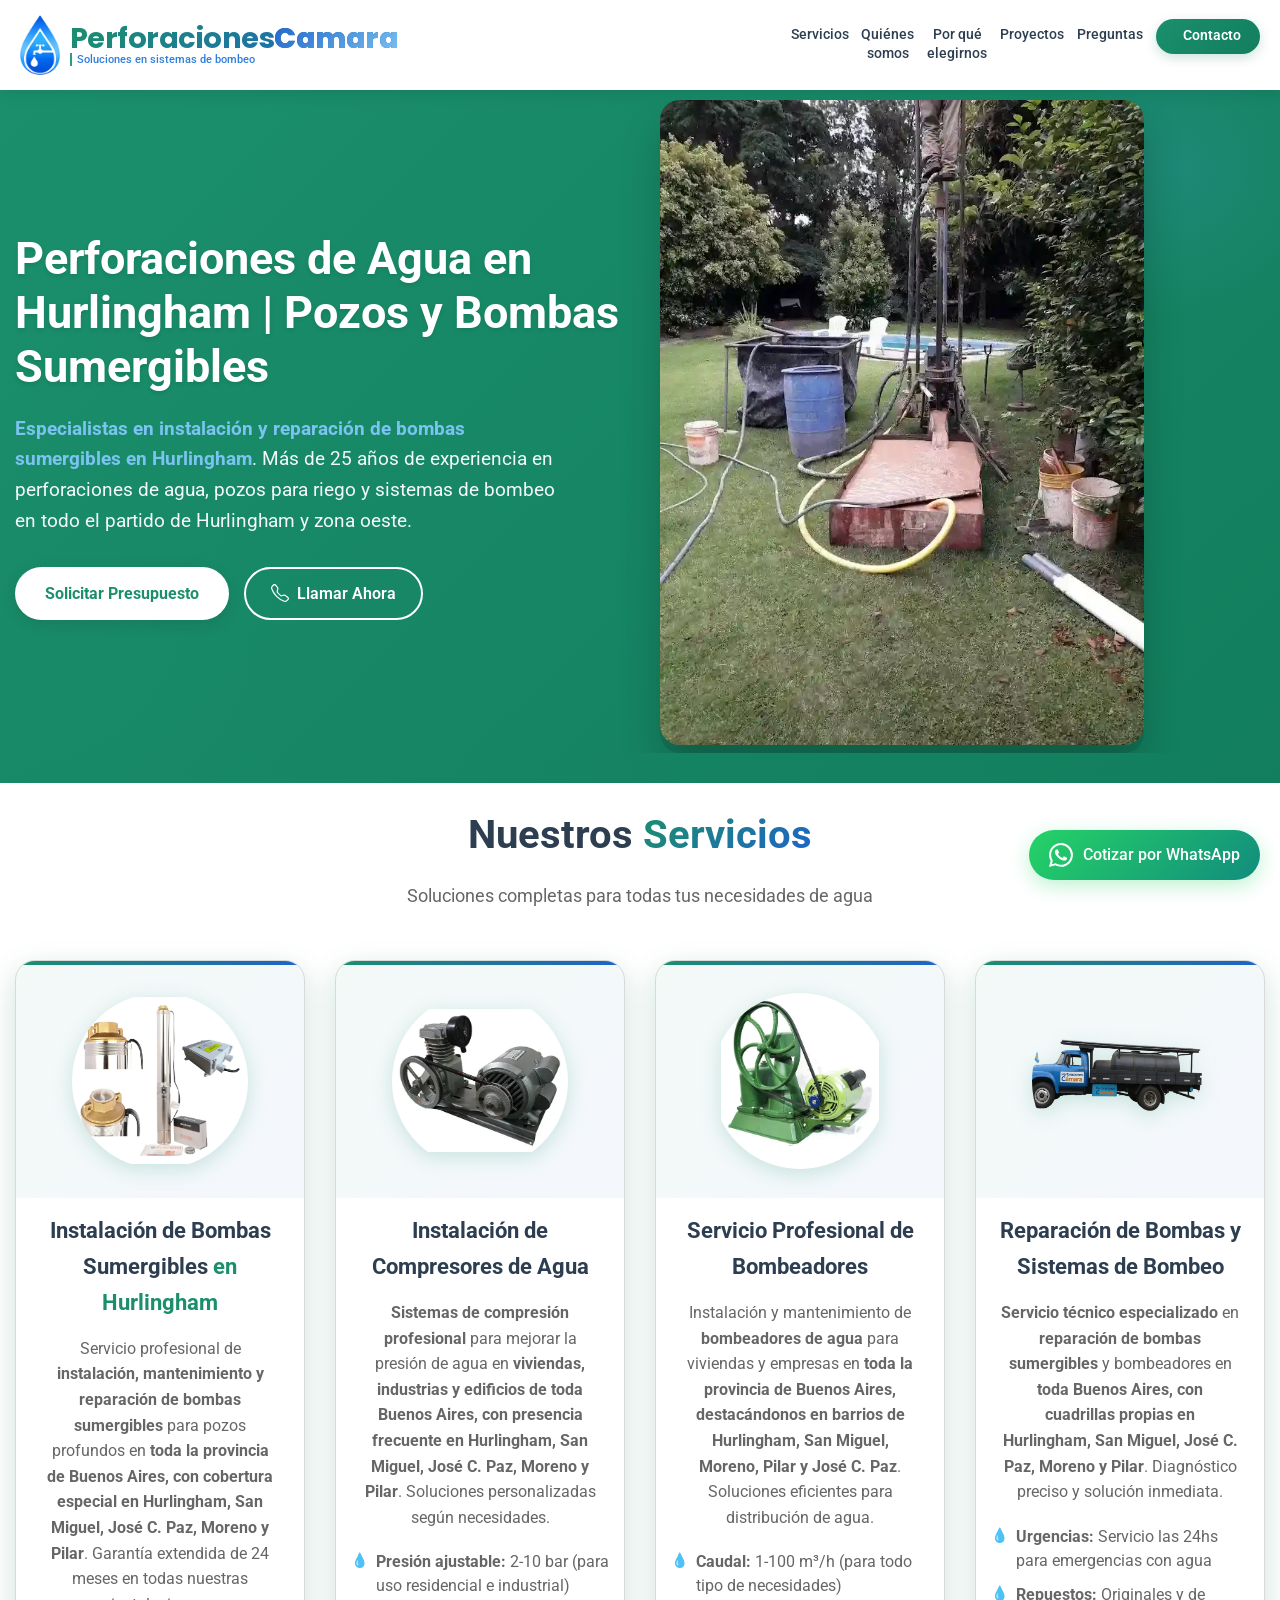
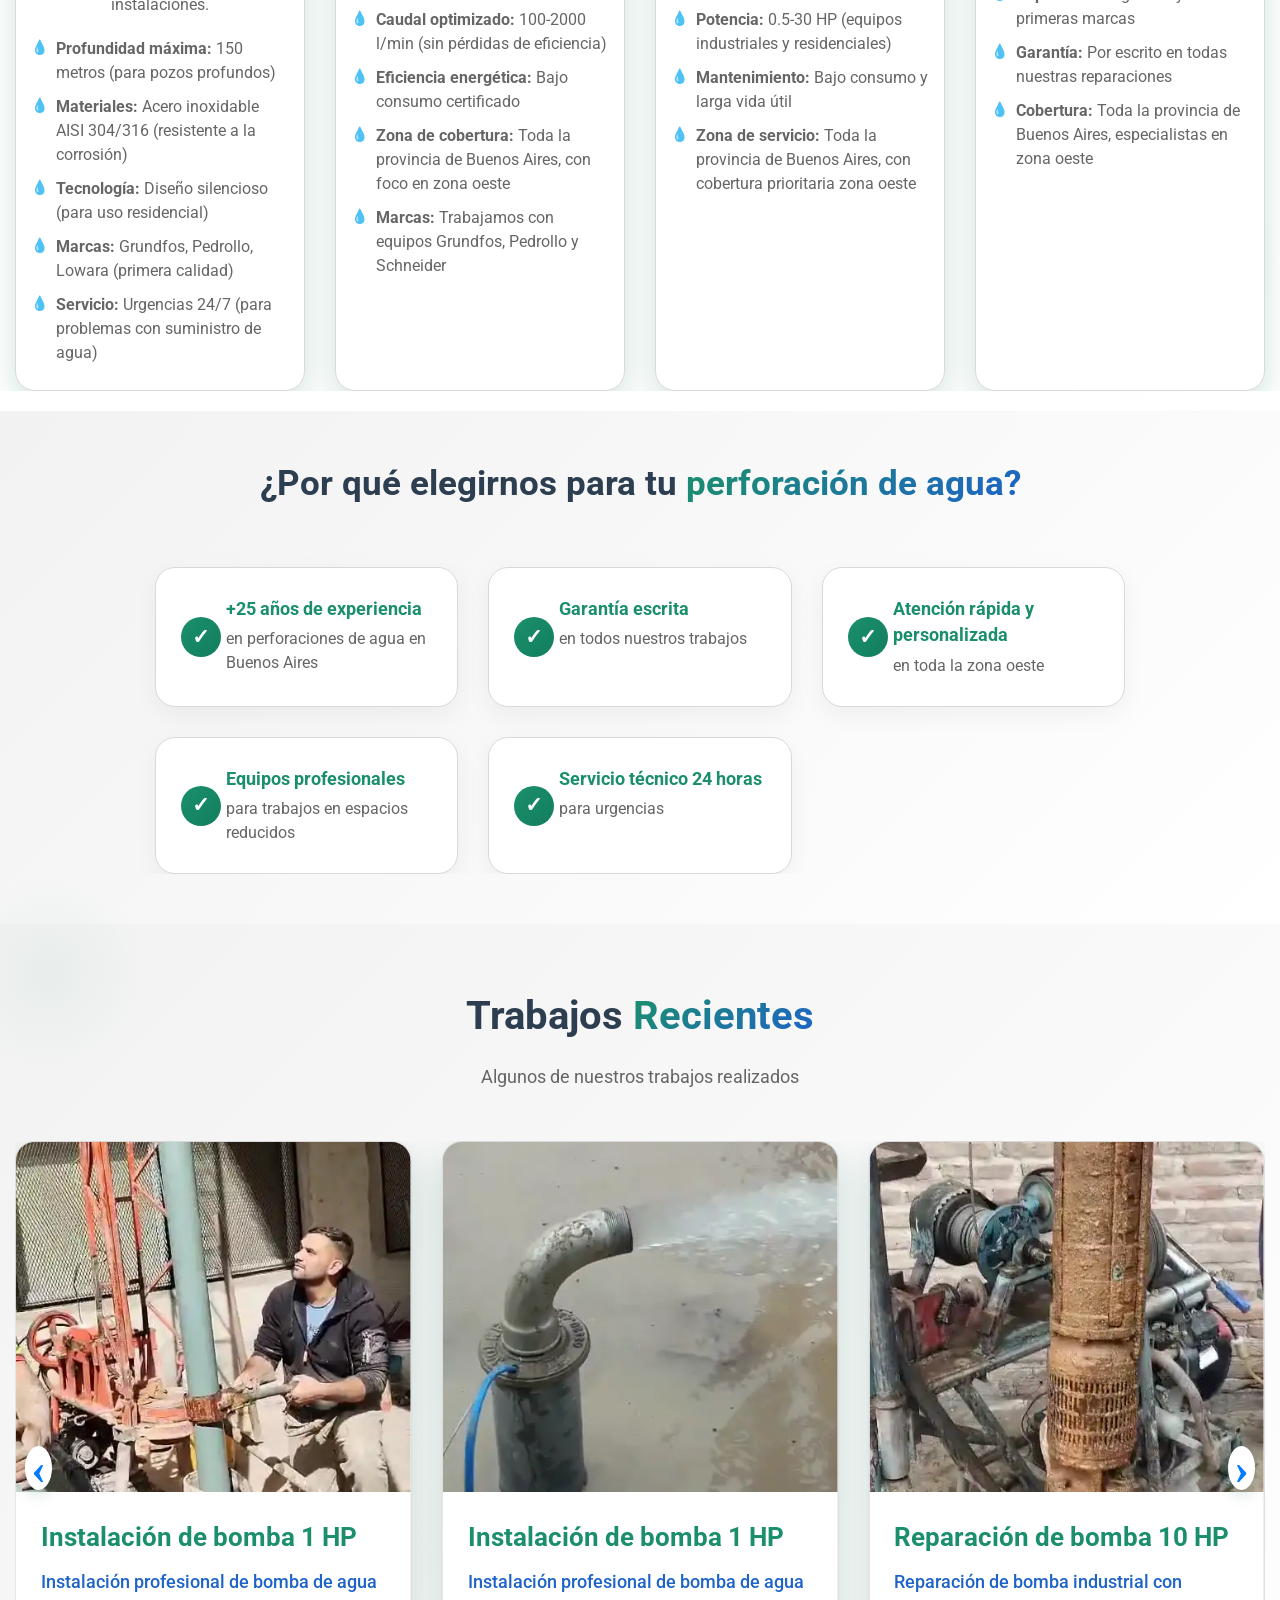
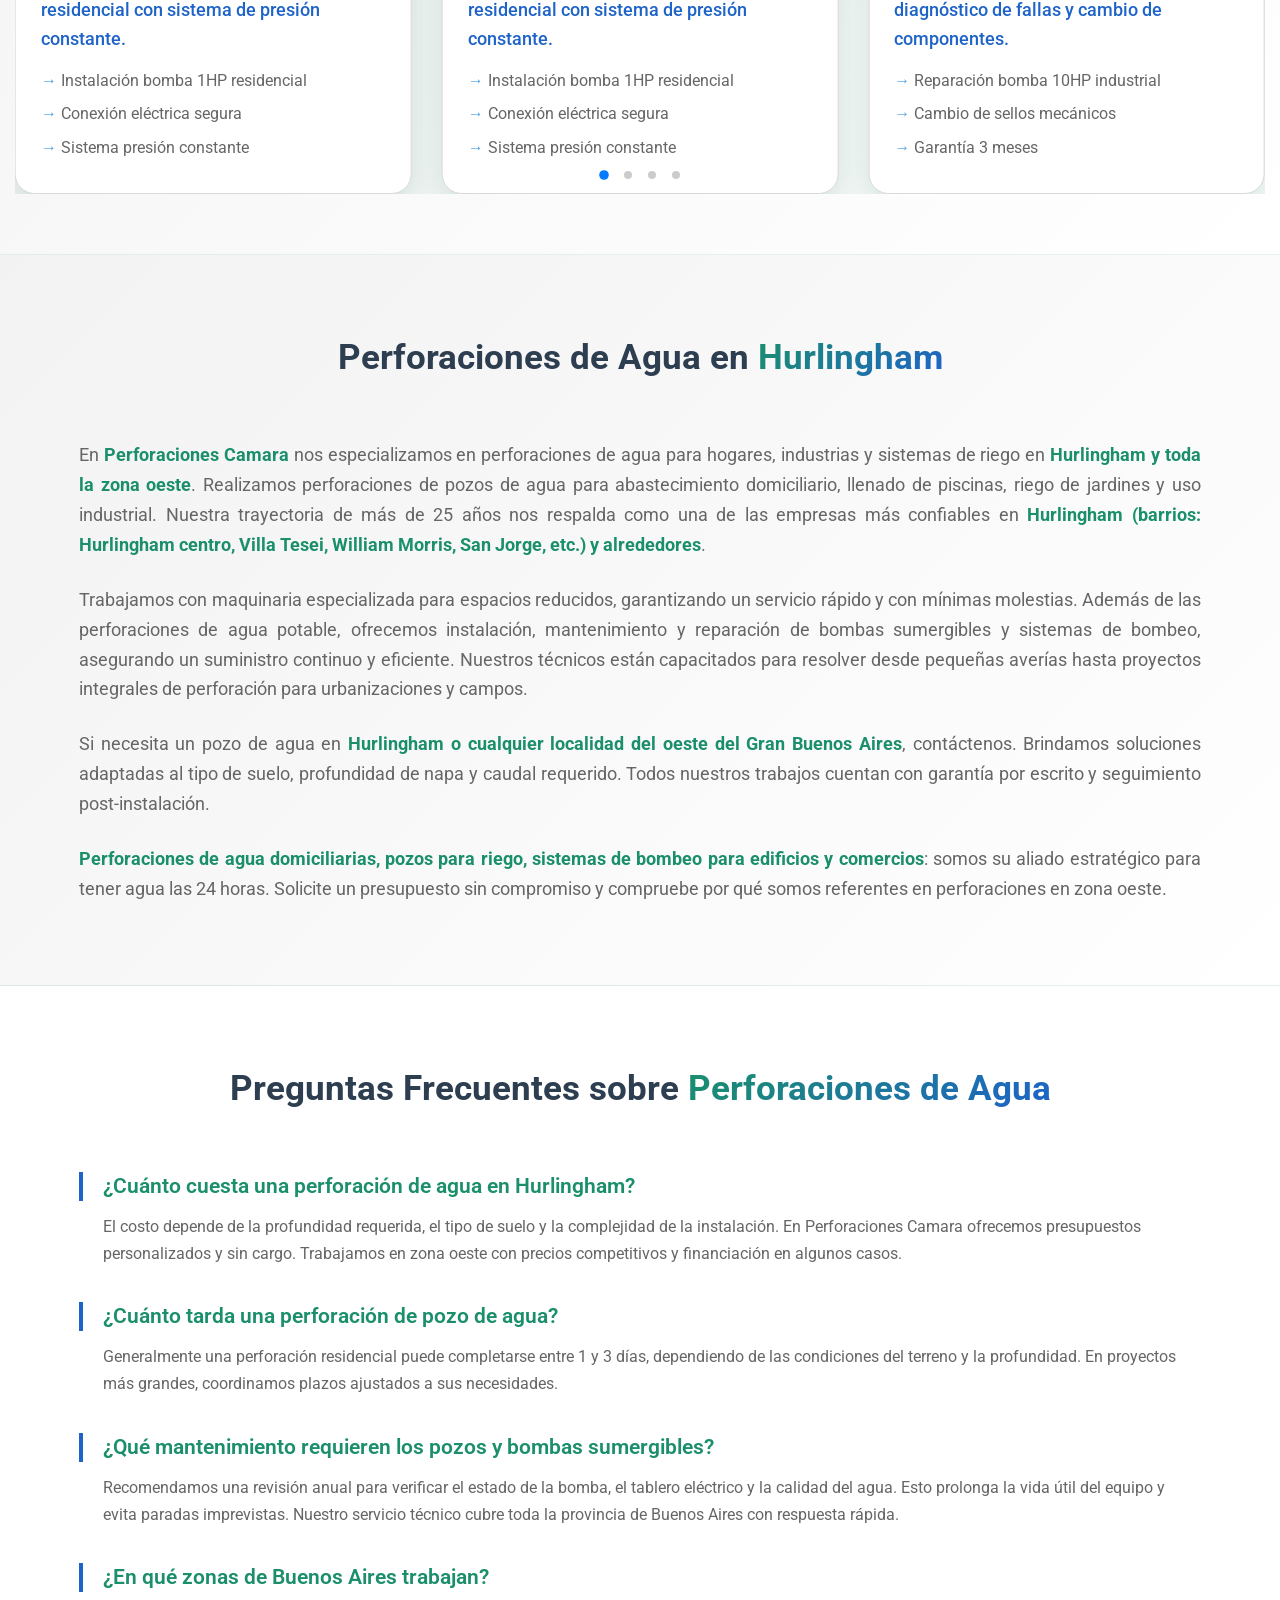
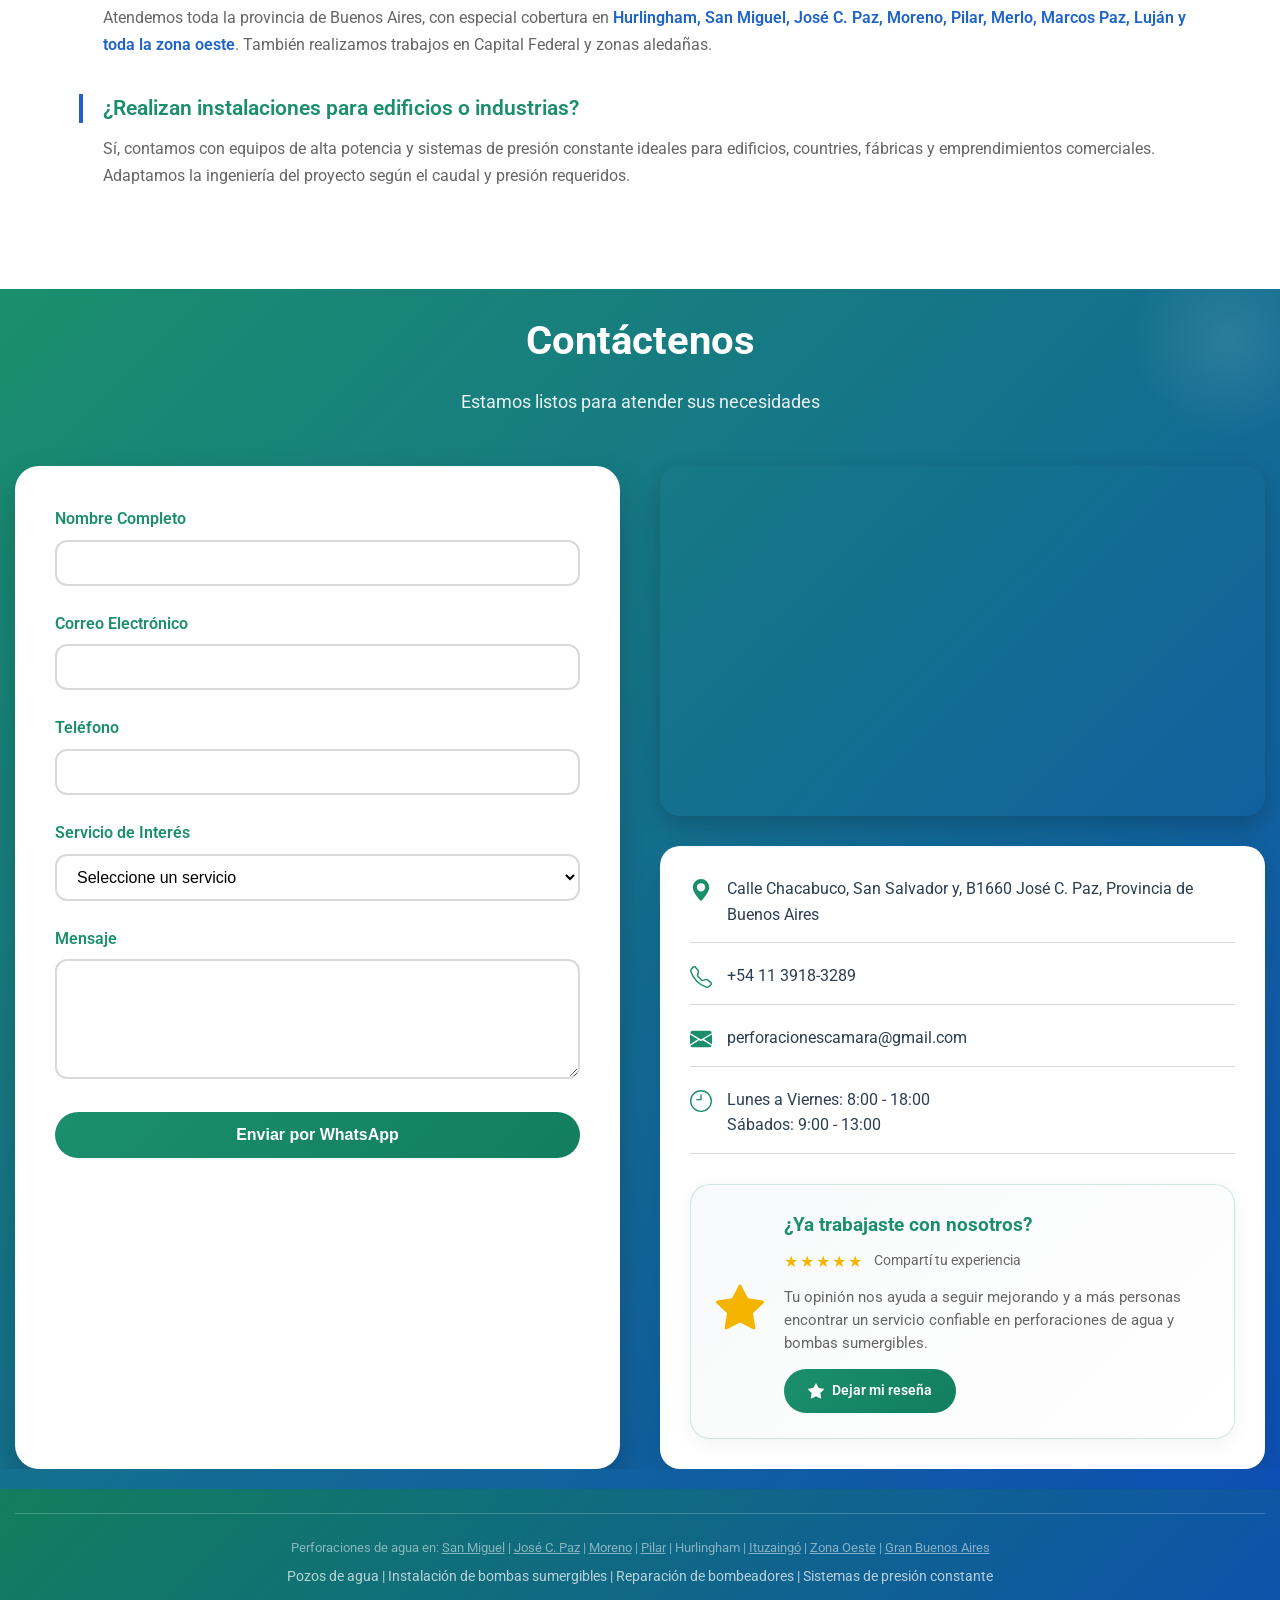
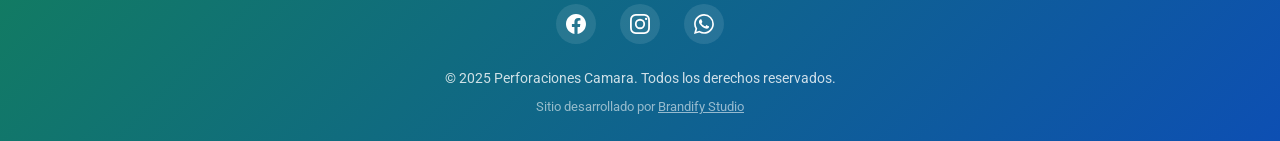
<file: hurlingham/index.html>
<!DOCTYPE html>
<html lang="es">
<head>
  <meta charset="UTF-8">
  <!-- TITLE para Hurlingham -->
  <title>Perforaciones de Agua en Hurlingham | Pozos y Bombas Sumergibles</title>
  
  <meta name="viewport" content="width=device-width, initial-scale=1.0">
  <meta name="description" content="Perforaciones Camara: Especialistas en perforación de pozos e instalación de bombas sumergibles en Hurlingham. Servicio técnico 24/7 con 25 años de experiencia. Cotización inmediata y garantía extendida.">
  <!-- keywords eliminadas (Google ya no las usa), mantenemos por compatibilidad pero sin peso SEO -->
  <meta name="geo.region" content="AR-B" />
  <meta name="geo.placename" content="Buenos Aires" />
  <meta name="geo.position" content="-34.4950097;-58.7896075" />
  <meta name="ICBM" content="-34.4950097, -58.7896075" />
  <meta name="location" content="Buenos Aires, Argentina">
  <meta http-equiv="content-language" content="es">
  <meta name="author" content="Perforaciones Camara">
  <meta name="robots" content="index, follow">

  <!-- RUTAS CORREGIDAS con ../ -->
  <link rel="stylesheet" href="../css/base.css">
  <link rel="stylesheet" href="../css/mobil.css">
  <link rel="stylesheet" href="../css/tablet.css">
  <link rel="stylesheet" href="https://cdn.jsdelivr.net/npm/swiper/swiper-bundle.min.css"/>
  
  <link rel="preconnect" href="https://fonts.googleapis.com">
  <link rel="preconnect" href="https://fonts.gstatic.com" crossorigin>
  <link rel="preconnect" href="https://cdn.jsdelivr.net">
  <link rel="preconnect" href="https://unpkg.com">
  <link rel="canonical" href="https://perforacionescamara.com.ar/hurlingham/" />
  <link href="https://fonts.googleapis.com/css2?family=Poppins:wght@400;500;600;700&family=Roboto:wght@400;500&display=swap" rel="stylesheet">

  <script type="application/ld+json">
  {
    "@context": "https://schema.org",
    "@graph": [
      {
        "@type": "LocalBusiness",
        "name": "Perforaciones Camara",
        "image": "https://perforacionescamara.com.ar/img/logo.webp",
        "telephone": "+541161022419",
        "email": "perforacionescamara@gmail.com",
        "address": {
          "@type": "PostalAddress",
          "streetAddress": "Calle Chacabuco",
          "addressLocality": "Hurlingham",
          "addressRegion": "Buenos Aires",
          "postalCode": "1665",
          "addressCountry": "AR"
        },
        "geo": {
          "@type": "GeoCoordinates",
          "latitude": "-34.4950097",
          "longitude": "-58.7896075"
        },
        "openingHoursSpecification": [
          {
            "@type": "OpeningHoursSpecification",
            "dayOfWeek": ["Monday", "Tuesday", "Wednesday", "Thursday", "Friday"],
            "opens": "08:00",
            "closes": "18:00"
          },
          {
            "@type": "OpeningHoursSpecification",
            "dayOfWeek": "Saturday",
            "opens": "09:00",
            "closes": "13:00"
          }
        ],
        "priceRange": "$$",
        "sameAs": [
          "https://www.facebook.com/profile.php?id=100032500175894",
          "https://www.instagram.com/perforaciones.camara/"
        ],
        "areaServed": [
          {
            "@type": "City",
            "name": "Hurlingham"
          }
        ],
        "hasMap": "https://maps.app.goo.gl/XM9p6diacPf7K8zP7"
      },
      {
        "@type": "FAQPage",
        "mainEntity": [
          {
            "@type": "Question",
            "name": "¿Cuánto cuesta una perforación de agua en Hurlingham?",
            "acceptedAnswer": {
              "@type": "Answer",
              "text": "El costo depende de la profundidad requerida, el tipo de suelo y la complejidad de la instalación. En Perforaciones Camara ofrecemos presupuestos personalizados y sin cargo. Trabajamos en zona oeste con precios competitivos y financiación en algunos casos."
            }
          },
          {
            "@type": "Question",
            "name": "¿Cuánto tarda una perforación de pozo de agua?",
            "acceptedAnswer": {
              "@type": "Answer",
              "text": "Generalmente una perforación residencial puede completarse entre 1 y 3 días, dependiendo de las condiciones del terreno y la profundidad. En proyectos más grandes, coordinamos plazos ajustados a sus necesidades."
            }
          },
          {
            "@type": "Question",
            "name": "¿Qué mantenimiento requieren los pozos y bombas sumergibles?",
            "acceptedAnswer": {
              "@type": "Answer",
              "text": "Recomendamos una revisión anual para verificar el estado de la bomba, el tablero eléctrico y la calidad del agua. Esto prolonga la vida útil del equipo y evita paradas imprevistas. Nuestro servicio técnico cubre toda la provincia de Buenos Aires con respuesta rápida."
            }
          },
          {
            "@type": "Question",
            "name": "¿En qué zonas de Buenos Aires trabajan?",
            "acceptedAnswer": {
              "@type": "Answer",
              "text": "Atendemos toda la provincia de Buenos Aires, con especial cobertura en Hurlingham, San Miguel, José C. Paz, Moreno, Pilar, Merlo, Marcos Paz, Luján y toda la zona oeste. También realizamos trabajos en Capital Federal y zonas aledañas."
            }
          },
          {
            "@type": "Question",
            "name": "¿Realizan instalaciones para edificios o industrias?",
            "acceptedAnswer": {
              "@type": "Answer",
              "text": "Sí, contamos con equipos de alta potencia y sistemas de presión constante ideales para edificios, countries, fábricas y emprendimientos comerciales. Adaptamos la ingeniería del proyecto según el caudal y presión requeridos."
            }
          }
        ]
      }
    ]
  }
  </script>

</head>
<body>
  <!-- Header/Navbar -->
  <header class="header">
    <div class="container">
      <a href="https://perforacionescamara.com.ar" class="logo">
        <div class="logo-image">
          <img src="../img/logo.webp" 
               alt="Perforaciones Camara especialistas en perforaciones de agua y bombas sumergibles en Hurlingham"
               width="200">
        </div>
        <div class="logo-info">
          <div class="logo-text">Perforaciones<span>Camara</span></div>
          <div class="logo-slogan">Soluciones en sistemas de bombeo</div>
        </div>
      </a>
      
      <nav class="navbar" aria-label="Navegación principal">
        <ul class="nav-links">
          <li class="nav-item">
            <a href="#servicios" class="nav-link">Servicios</a>
          </li>
          <li class="nav-item">
            <a href="#quienes-somos" class="nav-link">Quiénes<br>somos</a>
          </li>
          <li class="nav-item">
            <a href="#porque-elegirnos" class="nav-link">Por qué<br>elegirnos</a>
          </li>
          <li class="nav-item">
            <a href="#proyectos" class="nav-link">Proyectos</a>
          </li>
          <li class="nav-item">
            <a href="#preguntas-frecuentes" class="nav-link">Preguntas</a>
          </li>
          <li class="nav-item">
            <a href="#contacto" class="btn-nav nav-link">
              <i class="fas fa-phone-alt"></i> Contacto
            </a>
          </li>
        </ul>
      </nav>
      
      <div class="mobile-menu-btn">
        <span></span>
        <span></span>
        <span></span>
      </div>
    </div>
  </header>

  <!-- Overlay para cerrar menú móvil -->
  <div class="navbar-overlay"></div>

  <nav class="breadcrumbs" aria-label="Ruta de navegación">
    <ol itemscope itemtype="https://schema.org/BreadcrumbList">
      <li itemprop="itemListElement" itemscope itemtype="https://schema.org/ListItem">
        <a itemprop="item" href="https://www.perforacionescamara.com.ar">
          <span itemprop="name">Inicio</span>
        </a>
        <meta itemprop="position" content="1" />
      </li>
      <li itemprop="itemListElement" itemscope itemtype="https://schema.org/ListItem">
        <span itemprop="name">Servicios</span>
        <meta itemprop="position" content="2" />
      </li>
    </ol>
  </nav>
  
  <main>
    <!-- Hero Section -->
    <section class="hero">
      <div class="container">
        <div class="hero-content">
          <!-- H1 para Hurlingham -->
          <h1>Perforaciones de Agua en Hurlingham | Pozos y Bombas Sumergibles</h1>
          <p><strong>Especialistas en instalación y reparación de bombas sumergibles en Hurlingham</strong>. Más de 25 años de experiencia en perforaciones de agua, pozos para riego y sistemas de bombeo en todo el partido de Hurlingham y zona oeste.</p>
          <div class="hero-buttons">
            <a href="#contacto" class="btn-primary">Solicitar Presupuesto</a>
            <a href="tel:+541139183289" class="btn-secondary">
              <svg xmlns="http://www.w3.org/2000/svg" width="16" height="16" fill="currentColor" viewBox="0 0 16 16">
                <path d="M3.654 1.328a.678.678 0 0 0-1.015-.063L1.605 2.3c-.483.484-.661 1.169-.45 1.77a17.6 17.6 0 0 0 4.168 6.608 17.6 17.6 0 0 0 6.608 4.168c.601.211 1.286.033 1.77-.45l1.034-1.034a.678.678 0 0 0-.063-1.015l-2.307-1.794a.678.678 0 0 0-.58-.122l-2.19.547a1.75 1.75 0 0 1-1.657-.459L5.482 8.062a1.75 1.75 0 0 1-.46-1.657l.548-2.19a.678.678 0 0 0-.122-.58L3.654 1.328zM1.884.511a1.745 1.745 0 0 1 2.612.163L6.29 2.98c.329.423.445.974.315 1.494l-.547 2.19a.68.68 0 0 0 .178.643l2.457 2.457a.68.68 0 0 0 .644.178l2.189-.547a1.75 1.75 0 0 1 1.494.315l2.306 1.794c.829.645.905 1.87.163 2.611l-1.034 1.034c-.74.74-1.846 1.065-2.877.702a18.6 18.6 0 0 1-7.01-4.42 18.6 18.6 0 0 1-4.42-7.009c-.362-1.03-.037-2.137.703-2.877L1.885.511z"/>
              </svg>
              Llamar Ahora
            </a>
          </div>
        </div>
        <div class="hero-image">
          <img src="../img/perforaciones-de-agua-buenos-aires-zona-oeste.webp"
               alt="Instalación profesional de bomba sumergible en Hurlingham y zona oeste"
               width="800"
               fetchpriority="high">
        </div>
      </div>
    </section>

    <!-- Servicios -->
    <section id="servicios" class="services">
      <div class="container">
        <div class="section-header">
          <h2>Nuestros <span>Servicios</span></h2>
          <p>Soluciones completas para todas tus necesidades de agua</p>
        </div>
        <div class="services-grid">
          <div class="service-card" itemscope itemtype="http://schema.org/Service">
            <div class="service-icon">
              <img src="../img/instalacion-bomba-sumergible-san-miguel-jose-c-paz.webp" 
                  alt="instalación y reparación de bombas sumergibles en Hurlingham y zona oeste" 
                  loading="lazy"
                  width="100"
                  height="100"
                  itemprop="image">
            </div>
            
            <h3 itemprop="name">Instalación de Bombas Sumergibles <strong>en Hurlingham</strong></h3>
            
            <div itemprop="description">
              <p>Servicio profesional de <strong>instalación, mantenimiento y reparación de bombas sumergibles</strong> para pozos profundos en <strong>toda la provincia de Buenos Aires, con cobertura especial en Hurlingham, San Miguel, José C. Paz, Moreno y Pilar</strong>. Garantía extendida de 24 meses en todas nuestras instalaciones.</p>
            </div>
            
            <button class="features-toggle">▼ Ver características</button>
            
            <ul class="service-features">
              <li itemprop="feature" itemscope itemtype="http://schema.org/PropertyValue">
                <strong><span itemprop="name">Profundidad máxima:</span></strong> 
                <span itemprop="value">150 metros</span> (para pozos profundos)
              </li>
              <li itemprop="feature" itemscope itemtype="http://schema.org/PropertyValue">
                <strong><span itemprop="name">Materiales:</span></strong> 
                <span itemprop="value">Acero inoxidable AISI 304/316</span> (resistente a la corrosión)
              </li>
              <li itemprop="feature" itemscope itemtype="http://schema.org/PropertyValue">
                <strong><span itemprop="name">Tecnología:</span></strong> 
                <span itemprop="value">Diseño silencioso</span> (para uso residencial)
              </li>
              <li itemprop="feature" itemscope itemtype="http://schema.org/PropertyValue">
                <strong><span itemprop="name">Marcas:</span></strong>
                <span itemprop="value">Grundfos, Pedrollo, Lowara</span> (primera calidad)
              </li>
              <li itemprop="feature" itemscope itemtype="http://schema.org/PropertyValue">
                <strong><span itemprop="name">Servicio:</span></strong>
                <span itemprop="value">Urgencias 24/7</span> (para problemas con suministro de agua)
              </li>
            </ul>
          </div>
          
          <div class="service-card" itemscope itemtype="http://schema.org/Service">
            <div class="service-icon">
              <img src="../img/compresor-agua-presion-constante-zona-oeste.webp" 
                  alt="instalación de compresores de agua para presión constante en Hurlingham y zona oeste" 
                  loading="lazy"
                  width="100"
                  height="100">
            </div>
            <h3>Instalación de Compresores de Agua</h3>
            <p><strong>Sistemas de compresión profesional</strong> para mejorar la presión de agua en <strong>viviendas, industrias y edificios de toda Buenos Aires, con presencia frecuente en Hurlingham, San Miguel, José C. Paz, Moreno y Pilar</strong>. Soluciones personalizadas según necesidades.</p>
            
            <button class="features-toggle">▼ Ver características</button>
            
            <ul class="service-features">
              <li><strong>Presión ajustable:</strong> 2-10 bar (para uso residencial e industrial)</li>
              <li><strong>Caudal optimizado:</strong> 100-2000 l/min (sin pérdidas de eficiencia)</li>
              <li><strong>Eficiencia energética:</strong> Bajo consumo certificado</li>
              <li><strong>Zona de cobertura:</strong> Toda la provincia de Buenos Aires, con foco en zona oeste</li>
              <li><strong>Marcas:</strong> Trabajamos con equipos Grundfos, Pedrollo y Schneider</li>
            </ul>
          </div>

          <div class="service-card" itemscope itemtype="http://schema.org/Service">
            <div class="service-icon">
              <img src="../img/reparacion-bombeadores-moreno-pilar.webp" 
                  alt="servicio técnico de bombeadores en Hurlingham y toda la zona oeste" 
                  loading="lazy"
                  width="100"
                  height="100">
            </div>
            <h3>Servicio Profesional de Bombeadores</h3>
            <p>Instalación y mantenimiento de <strong>bombeadores de agua</strong> para viviendas y empresas en <strong>toda la provincia de Buenos Aires, destacándonos en barrios de Hurlingham, San Miguel, Moreno, Pilar y José C. Paz</strong>. Soluciones eficientes para distribución de agua.</p>
            
            <button class="features-toggle">▼ Ver características</button>
            
            <ul class="service-features">
              <li><strong>Caudal:</strong> 1-100 m³/h (para todo tipo de necesidades)</li>
              <li><strong>Potencia:</strong> 0.5-30 HP (equipos industriales y residenciales)</li>
              <li><strong>Mantenimiento:</strong> Bajo consumo y larga vida útil</li>
              <li><strong>Zona de servicio:</strong> Toda la provincia de Buenos Aires, con cobertura prioritaria zona oeste</li>
            </ul>
          </div>
          
          <div class="service-card" itemscope itemtype="http://schema.org/Service">
            <div class="service-icon">
              <img src="../img/servicio-tecnico-bombas-24hs-buenos-aires.webp" 
                  alt="reparación urgente de bombas sumergibles en Hurlingham 24 horas" 
                  loading="lazy"
                  width="100"
                  height="100">
            </div>
            <h3>Reparación de Bombas y Sistemas de Bombeo</h3>
            <p><strong>Servicio técnico especializado</strong> en <strong>reparación de bombas sumergibles</strong> y bombeadores en <strong>toda Buenos Aires, con cuadrillas propias en Hurlingham, San Miguel, José C. Paz, Moreno y Pilar</strong>. Diagnóstico preciso y solución inmediata.</p>
            
            <button class="features-toggle">▼ Ver características</button>
            
            <ul class="service-features">
              <li><strong>Urgencias:</strong> Servicio las 24hs para emergencias con agua</li>
              <li><strong>Repuestos:</strong> Originales y de primeras marcas</li>
              <li><strong>Garantía:</strong> Por escrito en todas nuestras reparaciones</li>
              <li><strong>Cobertura:</strong> Toda la provincia de Buenos Aires, especialistas en zona oeste</li>
            </ul>
          </div>
        </div>
      </div>
    </section>

    <!-- ¿Por qué elegirnos? -->
    <section id="porque-elegirnos" class="trust-section">
      <div class="container">
        <h2>¿Por qué elegirnos para tu <span>perforación de agua?</span></h2>
        <ul class="trust-list">
          <li><strong>+25 años de experiencia</strong> en perforaciones de agua en Buenos Aires</li>
          <li><strong>Garantía escrita</strong> en todos nuestros trabajos</li>
          <li><strong>Atención rápida y personalizada</strong> en toda la zona oeste</li>
          <li><strong>Equipos profesionales</strong> para trabajos en espacios reducidos</li>
          <li><strong>Servicio técnico 24 horas</strong> para urgencias</li>
        </ul>
      </div>
    </section>
    
    <!-- Proyectos -->
    <section id="proyectos" class="projects">
      <div class="container">
        <div class="section-header">
          <h2>Trabajos <span>Recientes</span></h2>
          <p>Algunos de nuestros trabajos realizados</p>
        </div>
        
        <div class="swiper projects-swiper">
          <div class="swiper-wrapper">
            <div class="swiper-slide project-slide">
              <img src="../img/instalacion-bomba-1hp-residencial-san-miguel.webp" 
                   alt="instalación de bomba sumergible 1HP para uso residencial en Hurlingham"
                   width="400">
              <div class="project-info">
                <h3>Instalación de bomba 1 HP</h3>
                <p>Instalación profesional de bomba de agua residencial con sistema de presión constante.</p>
                <ul>
                  <li>Instalación bomba 1HP residencial</li>
                  <li>Conexión eléctrica segura</li>
                  <li>Sistema presión constante</li>
                </ul>              
              </div>
            </div>
            
            <div class="swiper-slide project-slide">
              <img src="../img/reparacion-bomba-10hp-industrial-jose-c-paz.webp" 
                   alt="reparación de bomba industrial 10HP en Hurlingham"
                   width="400">
              <div class="project-info">
                <h3>Reparación de bomba 10 HP</h3>
                <p>Reparación de bomba industrial con diagnóstico de fallas y cambio de componentes.</p>
                <ul>
                  <li>Reparación bomba 10HP industrial</li>
                  <li>Cambio de sellos mecánicos</li>
                  <li>Garantía 3 meses</li>
                </ul>
              </div>
            </div>
            
            <div class="swiper-slide project-slide">
              <img src="../img/instalacion-bomba-3hp-comercial-moreno.webp" 
                   alt="instalación de bomba sumergible 3HP para sistema hidroneumático en Hurlingham"
                   width="400">
              <div class="project-info">
                <h3>Instalación de bomba 3 HP</h3>
                <p>Sistema de bombeo para procesos manufactureros.</p>
                <ul>
                  <li>Instalación bomba 3HP comercial</li>
                  <li>Configuración hidroneumática</li>
                  <li>Pruebas de presión y garantía de funcionamiento sin interrupciones</li>
                </ul>
              </div>
            </div>

            <div class="swiper-slide project-slide">
              <img src="../img/instalacion-bomba-sumergible-pilar-zona-norte.webp" 
                   alt="instalación de bomba sumergible 1HP en Hurlingham"
                   width="400">
              <div class="project-info">
                <h3>Instalación de bomba 1 HP</h3>
                <p>Instalación profesional de bomba de agua residencial con sistema de presión constante.</p>
                <ul>
                  <li>Instalación bomba 1HP residencial</li>
                  <li>Conexión eléctrica segura</li>
                  <li>Sistema presión constante</li>
                </ul>              
              </div>
            </div>
          </div>
          <div class="swiper-pagination"></div>
          <div class="swiper-button-prev"></div>
          <div class="swiper-button-next"></div>
        </div>
      </div>
    </section>

    <!-- SECCIÓN QUIÉNES SOMOS -->
    <section id="quienes-somos" class="seo-content">
      <div class="container">
        <h2>Perforaciones de Agua en <span>Hurlingham</span></h2>
        <p>
          En <strong>Perforaciones Camara</strong> nos especializamos en perforaciones de agua para hogares, industrias y sistemas de riego en <strong>Hurlingham y toda la zona oeste</strong>. 
          Realizamos perforaciones de pozos de agua para abastecimiento domiciliario, llenado de piscinas, riego de jardines y uso industrial. 
          Nuestra trayectoria de más de 25 años nos respalda como una de las empresas más confiables en <strong>Hurlingham (barrios: Hurlingham centro, Villa Tesei, William Morris, San Jorge, etc.) y alrededores</strong>.
        </p>
        <p>
          Trabajamos con maquinaria especializada para espacios reducidos, garantizando un servicio rápido y con mínimas molestias. Además de las perforaciones de agua potable, ofrecemos instalación, mantenimiento y reparación de bombas sumergibles y sistemas de bombeo, asegurando un suministro continuo y eficiente. Nuestros técnicos están capacitados para resolver desde pequeñas averías hasta proyectos integrales de perforación para urbanizaciones y campos.
        </p>
        <p>
          Si necesita un pozo de agua en <strong>Hurlingham o cualquier localidad del oeste del Gran Buenos Aires</strong>, contáctenos. Brindamos soluciones adaptadas al tipo de suelo, profundidad de napa y caudal requerido. Todos nuestros trabajos cuentan con garantía por escrito y seguimiento post-instalación.
        </p>
        <p>
          <strong>Perforaciones de agua domiciliarias, pozos para riego, sistemas de bombeo para edificios y comercios</strong>: somos su aliado estratégico para tener agua las 24 horas. Solicite un presupuesto sin compromiso y compruebe por qué somos referentes en perforaciones en zona oeste.
        </p>
      </div>
    </section>

    <!-- SECCIÓN FAQ -->
    <section id="preguntas-frecuentes" class="faq-section">
      <div class="container">
        <h2>Preguntas Frecuentes sobre <span>Perforaciones de Agua</span></h2>
        
        <h3>¿Cuánto cuesta una perforación de agua en Hurlingham?</h3>
        <p>El costo depende de la profundidad requerida, el tipo de suelo y la complejidad de la instalación. En Perforaciones Camara ofrecemos presupuestos personalizados y sin cargo. Trabajamos en zona oeste con precios competitivos y financiación en algunos casos.</p>
        
        <h3>¿Cuánto tarda una perforación de pozo de agua?</h3>
        <p>Generalmente una perforación residencial puede completarse entre 1 y 3 días, dependiendo de las condiciones del terreno y la profundidad. En proyectos más grandes, coordinamos plazos ajustados a sus necesidades.</p>
        
        <h3>¿Qué mantenimiento requieren los pozos y bombas sumergibles?</h3>
        <p>Recomendamos una revisión anual para verificar el estado de la bomba, el tablero eléctrico y la calidad del agua. Esto prolonga la vida útil del equipo y evita paradas imprevistas. Nuestro servicio técnico cubre toda la provincia de Buenos Aires con respuesta rápida.</p>
        
        <h3>¿En qué zonas de Buenos Aires trabajan?</h3>
        <p>Atendemos toda la provincia de Buenos Aires, con especial cobertura en <strong>Hurlingham, San Miguel, José C. Paz, Moreno, Pilar, Merlo, Marcos Paz, Luján y toda la zona oeste</strong>. También realizamos trabajos en Capital Federal y zonas aledañas.</p>
        
        <h3>¿Realizan instalaciones para edificios o industrias?</h3>
        <p>Sí, contamos con equipos de alta potencia y sistemas de presión constante ideales para edificios, countries, fábricas y emprendimientos comerciales. Adaptamos la ingeniería del proyecto según el caudal y presión requeridos.</p>
      </div>
    </section>

    <!-- Contacto -->
    <section id="contacto" class="contact">
      <div class="container">
        <div class="section-header">
          <h2>Contáctenos</h2>
          <p>Estamos listos para atender sus necesidades</p>
        </div>
        
        <div class="contact-grid">
          <div class="contact-form">
            <form id="contactForm">
              <div class="form-group">
                <label for="name">Nombre Completo</label>
                <input type="text" id="name" required>
              </div>
              
              <div class="form-group">
                <label for="email">Correo Electrónico</label>
                <input type="email" id="email" required>
              </div>
              
              <div class="form-group">
                <label for="phone">Teléfono</label>
                <input type="tel" id="phone" required>
              </div>
              
              <div class="form-group">
                <label for="service">Servicio de Interés</label>
                <select id="service" required>
                  <option value="">Seleccione un servicio</option>
                  <option value="bomba">Bomba Sumergible</option>
                  <option value="compresor">Compresor</option>
                  <option value="bombeador">Bombeador</option>
                  <option value="reparacion">Reparación</option>
                  <option value="otro">Otro</option>
                </select>
              </div>
              
              <div class="form-group">
                <label for="message">Mensaje</label>
                <textarea id="message" rows="4" required></textarea>
              </div>
              
              <button type="submit" class="btn-submit">Enviar por WhatsApp</button>
            </form>
          </div>
          
          <div class="contact-map">
            <div class="map-container">
              <iframe src="https://www.google.com/maps/embed?pb=!1m18!1m12!1m3!1d3288.3105803916956!2d-58.78960759999999!3d-34.4950097!2m3!1f0!2f0!3f0!3m2!1i1024!2i768!4f13.1!3m3!1m2!1s0x95bc997631d811b5%3A0x26855a58a3bdd645!2sPerforaciones%20camara!5e0!3m2!1ses!2sar!4v1747162366873!5m2!1ses!2sar" 
                      width="100%" 
                      height="100%" 
                      style="border:0;" 
                      allowfullscreen="" 
                      loading="lazy" 
                      referrerpolicy="no-referrer-when-downgrade"
                      title="Ubicación de Perforaciones Cámara en Hurlingham"></iframe>
            </div>
            
            <div class="contact-info">
              <div class="info-item">
                <svg xmlns="http://www.w3.org/2000/svg" width="24" height="24" fill="currentColor" viewBox="0 0 16 16">
                  <path d="M8 16s6-5.686 6-10A6 6 0 0 0 2 6c0 4.314 6 10 6 10zm0-7a3 3 0 1 1 0-6 3 3 0 0 1 0 6z"/>
                </svg>
                <p>
                  <a href="https://maps.app.goo.gl/XM9p6diacPf7K8zP7" 
                    target="_blank" 
                    rel="noopener noreferrer"
                    class="contact-link">
                    Calle Chacabuco, San Salvador y, B1660 José C. Paz, Provincia de Buenos Aires
                  </a>
                </p>
              </div>
              
              <div class="info-item">
                <svg xmlns="http://www.w3.org/2000/svg" width="24" height="24" fill="currentColor" viewBox="0 0 16 16">
                  <path d="M3.654 1.328a.678.678 0 0 0-1.015-.063L1.605 2.3c-.483.484-.661 1.169-.45 1.77a17.6 17.6 0 0 0 4.168 6.608 17.6 17.6 0 0 0 6.608 4.168c.601.211 1.286.033 1.77-.45l1.034-1.034a.678.678 0 0 0-.063-1.015l-2.307-1.794a.678.678 0 0 0-.58-.122l-2.19.547a1.75 1.75 0 0 1-1.657-.459L5.482 8.062a1.75 1.75 0 0 1-.46-1.657l.548-2.19a.678.678 0 0 0-.122-.58L3.654 1.328zM1.884.511a1.745 1.745 0 0 1 2.612.163L6.29 2.98c.329.423.445.974.315 1.494l-.547 2.19a.68.68 0 0 0 .178.643l2.457 2.457a.68.68 0 0 0 .644.178l2.189-.547a1.75 1.75 0 0 1 1.494.315l2.306 1.794c.829.645.905 1.87.163 2.611l-1.034 1.034c-.74.74-1.846 1.065-2.877.702a18.6 18.6 0 0 1-7.01-4.42 18.6 18.6 0 0 1-4.42-7.009c-.362-1.03-.037-2.137.703-2.877L1.885.511z"/>
                </svg>
                <p><a href="tel:+541139183289" class="contact-link">+54 11 3918-3289</a></p>
              </div>
              
              <div class="info-item">
                <svg xmlns="http://www.w3.org/2000/svg" width="24" height="24" fill="currentColor" viewBox="0 0 16 16">
                  <path d="M.05 3.555A2 2 0 0 1 2 2h12a2 2 0 0 1 1.95 1.555L8 8.414.05 3.555ZM0 4.697v7.104l5.803-3.558L0 4.697ZM6.761 8.83l-6.57 4.027A2 2 0 0 0 2 14h12a2 2 0 0 0 1.808-1.144l-6.57-4.027L8 9.586l-1.239-.757Zm3.436-.586L16 11.801V4.697l-5.803 3.546Z"/>
                </svg>
                <p><a href="mailto:perforacionescamara@gmail.com" class="contact-link">perforacionescamara@gmail.com</a></p>
              </div>
              
              <div class="info-item">
                <svg xmlns="http://www.w3.org/2000/svg" width="24" height="24" fill="currentColor" viewBox="0 0 16 16">
                  <path d="M8 1a7 7 0 1 0 0 14A7 7 0 0 0 8 1zm0-1a8 8 0 1 1 0 16A8 8 0 0 1 8 0z"/>
                  <path d="M8 3a.5.5 0 0 1 .5.5v3.5a.5.5 0 0 1-.5.5H5a.5.5 0 0 1 0-1h2.5V3.5A.5.5 0 0 1 8 3z"/>
                </svg>
                <p>Lunes a Viernes: 8:00 - 18:00<br>Sábados: 9:00 - 13:00</p>
              </div>

              <div class="reviews-cta">
                <div class="reviews-icon">
                  <svg xmlns="http://www.w3.org/2000/svg" width="32" height="32" fill="currentColor" viewBox="0 0 16 16">
                    <path d="M3.612 15.443c-.386.198-.824-.149-.746-.592l.83-4.73L.173 6.765c-.329-.314-.158-.888.283-.95l4.898-.696L7.538.792c.197-.39.73-.39.927 0l2.184 4.327 4.898.696c.441.062.612.636.282.95l-3.522 3.356.83 4.73c.078.443-.36.79-.746.592L8 13.187l-4.389 2.256z"/>
                  </svg>
                </div>
                <div class="reviews-content">
                  <h3>¿Ya trabajaste con nosotros?</h3>
                  <div class="rating">
                    <span class="stars">★★★★★</span>
                    <span class="rating-text">Compartí tu experiencia</span>
                  </div>
                  <p>Tu opinión nos ayuda a seguir mejorando y a más personas encontrar un servicio confiable en perforaciones de agua y bombas sumergibles.</p>
                  <a href="https://g.page/r/CUXWvaNYWoUmEAE/review" 
                    target="_blank" 
                    rel="noopener noreferrer" 
                    class="btn-reviews">
                    <svg xmlns="http://www.w3.org/2000/svg" width="18" height="18" fill="currentColor" viewBox="0 0 16 16">
                      <path d="M3.612 15.443c-.386.198-.824-.149-.746-.592l.83-4.73L.173 6.765c-.329-.314-.158-.888.283-.95l4.898-.696L7.538.792c.197-.39.73-.39.927 0l2.184 4.327 4.898.696c.441.062.612.636.282.95l-3.522 3.356.83 4.73c.078.443-.36.79-.746.592L8 13.187l-4.389 2.256z"/>
                    </svg>
                    Dejar mi reseña
                  </a>
                </div>
              </div>
            </div>
          </div>
        </div>
      </div>
    </section>

    <script src="../js/script.js"></script>
    <script src="https://cdn.jsdelivr.net/npm/swiper@8/swiper-bundle.min.js" defer></script>
  </main>

 <!-- Footer -->
  <footer class="footer" itemscope itemtype="http://schema.org/LocalBusiness">
    <div class="container">
      <div class="footer-seo">
        <p class="credits">
          Perforaciones de agua en: 
          <a href="/san-miguel/">San Miguel</a> | 
          <a href="/jose-c-paz/">José C. Paz</a> | 
          <a href="/moreno/">Moreno</a> | 
          <a href="/pilar/">Pilar</a> | 
          Hurlingham | 
          <a href="/ituzaingo/">Ituzaingó</a> | 
          <a href="/zona-oeste/">Zona Oeste</a>  | 
          <a href="/gran-buenos-aires/">Gran Buenos Aires</a> 
        </p>
        <p>
          Pozos de agua | Instalación de bombas sumergibles | Reparación de bombeadores | Sistemas de presión constante
        </p>
      </div>

      <div itemprop="name" style="display:none">Perforaciones Camara</div>
      <div class="social-links">
        <a href="https://www.facebook.com/profile.php?id=100032500175894" class="facebook" aria-label="Facebook">
          <svg xmlns="http://www.w3.org/2000/svg" width="20" height="20" fill="currentColor" viewBox="0 0 16 16">
            <path d="M16 8.049c0-4.446-3.582-8.05-8-8.05C3.58 0-.002 3.603-.002 8.05c0 4.017 2.926 7.347 6.75 7.951v-5.625h-2.03V8.05H6.75V6.275c0-2.017 1.195-3.131 3.022-3.131.876 0 1.791.157 1.791.157v1.98h-1.009c-.993 0-1.303.621-1.303 1.258v1.51h2.218l-.354 2.326H9.25V16c3.824-.604 6.75-3.934 6.75-7.951z"/>
          </svg>
        </a>
        <a href="https://www.instagram.com/perforaciones.camara/" class="instagram" aria-label="Instagram">
          <svg xmlns="http://www.w3.org/2000/svg" width="20" height="20" fill="currentColor" viewBox="0 0 16 16">
            <path d="M8 0C5.829 0 5.556.01 4.703.048 3.85.088 3.269.222 2.76.42a3.92 3.92 0 0 0-1.417.923A3.92 3.92 0 0 0 .42 2.76C.222 3.268.087 3.85.048 4.7.01 5.555 0 5.827 0 8.001c0 2.172.01 2.444.048 3.297.04.852.174 1.433.372 1.942.205.526.478.972.923 1.417.444.445.89.719 1.416.923.51.198 1.09.332 1.942.372.853.037 1.125.048 3.298.048 2.173 0 2.445-.01 3.298-.048.852-.04 1.433-.174 1.941-.372a3.92 3.92 0 0 0 1.417-.923c.445-.445.719-.891.923-1.416.198-.51.332-1.09.372-1.941.037-.853.048-1.125.048-3.298 0-2.173-.01-2.445-.048-3.298-.04-.852-.174-1.433-.372-1.941a3.92 3.92 0 0 0-.923-1.417A3.92 3.92 0 0 0 13.24.42c-.51-.198-1.09-.332-1.941-.372C10.445.01 10.173 0 8 0zm0 1.44c2.136 0 2.39.01 3.233.048.78.036 1.203.166 1.485.276.374.145.64.319.92.599.28.28.453.546.598.92.11.281.24.705.276 1.485.037.843.048 1.097.048 3.233 0 2.136-.01 2.39-.048 3.233-.036.78-.166 1.203-.276 1.485-.145.374-.319.64-.599.92-.28.28-.546.453-.92.598-.281.11-.705.24-1.485.276-.843.037-1.097.048-3.233.048-2.136 0-2.39-.01-3.233-.048-.78-.036-1.203-.166-1.485-.276a3.92 3.92 0 0 1-.92-.599 3.92 3.92 0 0 1-.598-.92c-.11-.281-.24-.705-.276-1.485C1.45 10.39 1.44 10.136 1.44 8c0-2.136.01-2.39.048-3.233.036-.78.166-1.203.276-1.485.145-.374.319-.64.599-.92.28-.28.546-.453.92-.598.281-.11.705-.24 1.485-.276C5.61 1.45 5.864 1.44 8 1.44zm0 2.452a4.108 4.108 0 1 0 0 8.216 4.108 4.108 0 0 0 0-8.216zm0 1.44a2.667 2.667 0 1 1 0 5.334 2.667 2.667 0 0 1 0-5.334zm5.855-1.44a.96.96 0 1 0-1.92 0 .96.96 0 0 0 1.92 0z"/>
          </svg>
        </a>
        <a href="https://wa.me/541139183289" class="whatsapp" aria-label="WhatsApp">
          <svg xmlns="http://www.w3.org/2000/svg" width="20" height="20" fill="currentColor" viewBox="0 0 16 16">
            <path d="M13.601 2.326A7.854 7.854 0 0 0 7.994 0C3.627 0 .068 3.558.064 7.926c0 1.399.366 2.76 1.057 3.965L0 16l4.204-1.102a7.933 7.933 0 0 0 3.79.965h.004c4.368 0 7.926-3.558 7.93-7.93A7.898 7.898 0 0 0 13.6 2.326zM7.994 14.521a6.573 6.573 0 0 1-3.356-.92l-.24-.144-2.494.654.666-2.433-.156-.251a6.56 6.56 0 0 1-1.007-3.505c0-3.626 2.957-6.584 6.591-6.584a6.56 6.56 0 0 1 4.66 1.931 6.557 6.557 0 0 1 1.928 4.66c-.004 3.639-2.961 6.592-6.592 6.592zm3.615-4.934c-.197-.099-1.17-.578-1.353-.646-.182-.065-.315-.099-.445.099-.133.197-.513.646-.627.775-.114.133-.232.148-.43.05-.197-.1-.836-.308-1.592-.985-.59-.525-.985-1.175-1.103-1.372-.114-.198-.011-.304.088-.403.087-.088.197-.232.296-.346.1-.114.133-.198.198-.33.065-.134.034-.248-.015-.347-.05-.099-.445-1.076-.612-1.47-.16-.389-.323-.335-.445-.34-.114-.007-.247-.007-.38-.007a.729.729 0 0 0-.529.247c-.182.198-.691.677-.691 1.654 0 .977.71 1.916.81 2.049.098.133 1.394 2.132 3.383 2.992.47.205.84.326 1.129.418.475.152.904.129 1.246.08.38-.058 1.171-.48 1.338-.943.164-.464.164-.86.114-.943-.049-.084-.182-.133-.38-.232z"/>
          </svg>
        </a>
      </div>

      <div class="footer-info">
        <p>&copy; 2025 Perforaciones Camara. Todos los derechos reservados.</p>
        <p class="credits">Sitio desarrollado por <a href="https://www.instagram.com/brandify_studio_ar/">Brandify Studio</a></p>
      </div>
    </div>
  </footer>

  <!-- Botón WhatsApp Flotante -->
  <a href="https://wa.me/541139183289?text=Hola%20Perforaciones%20Camara,%20quisiera%20consultar%20por%20perforaciones%20de%20agua%20en%20Hurlingham" 
  class="whatsapp-float" 
  aria-label="Consultar por perforaciones de agua en Hurlingham vía WhatsApp">
    <svg xmlns="http://www.w3.org/2000/svg" width="24" height="24" fill="currentColor" viewBox="0 0 16 16">
      <path d="M13.601 2.326A7.854 7.854 0 0 0 7.994 0C3.627 0 .068 3.558.064 7.926c0 1.399.366 2.76 1.057 3.965L0 16l4.204-1.102a7.933 7.933 0 0 0 3.79.965h.004c4.368 0 7.926-3.558 7.93-7.93A7.898 7.898 0 0 0 13.6 2.326zM7.994 14.521a6.573 6.573 0 0 1-3.356-.92l-.24-.144-2.494.654.666-2.433-.156-.251a6.56 6.56 0 0 1-1.007-3.505c0-3.626 2.957-6.584 6.591-6.584a6.56 6.56 0 0 1 4.66 1.931 6.557 6.557 0 0 1 1.928 4.66c-.004 3.639-2.961 6.592-6.592 6.592zm3.615-4.934c-.197-.099-1.17-.578-1.353-.646-.182-.065-.315-.099-.445.099-.133.197-.513.646-.627.775-.114.133-.232.148-.43.05-.197-.1-.836-.308-1.592-.985-.59-.525-.985-1.175-1.103-1.372-.114-.198-.011-.304.088-.403.087-.088.197-.232.296-.346.1-.114.133-.198.198-.33.065-.134.034-.248-.015-.347-.05-.099-.445-1.076-.612-1.47-.16-.389-.323-.335-.445-.34-.114-.007-.247-.007-.38-.007a.729.729 0 0 0-.529.247c-.182.198-.691.677-.691 1.654 0 .977.71 1.916.81 2.049.098.133 1.394 2.132 3.383 2.992.47.205.84.326 1.129.418.475.152.904.129 1.246.08.38-.058 1.171-.48 1.338-.943.164-.464.164-.86.114-.943-.049-.084-.182-.133-.38-.232z"/>
    </svg>
    <span>Cotizar por WhatsApp</span>
  </a>

</body>
</html>
</file>
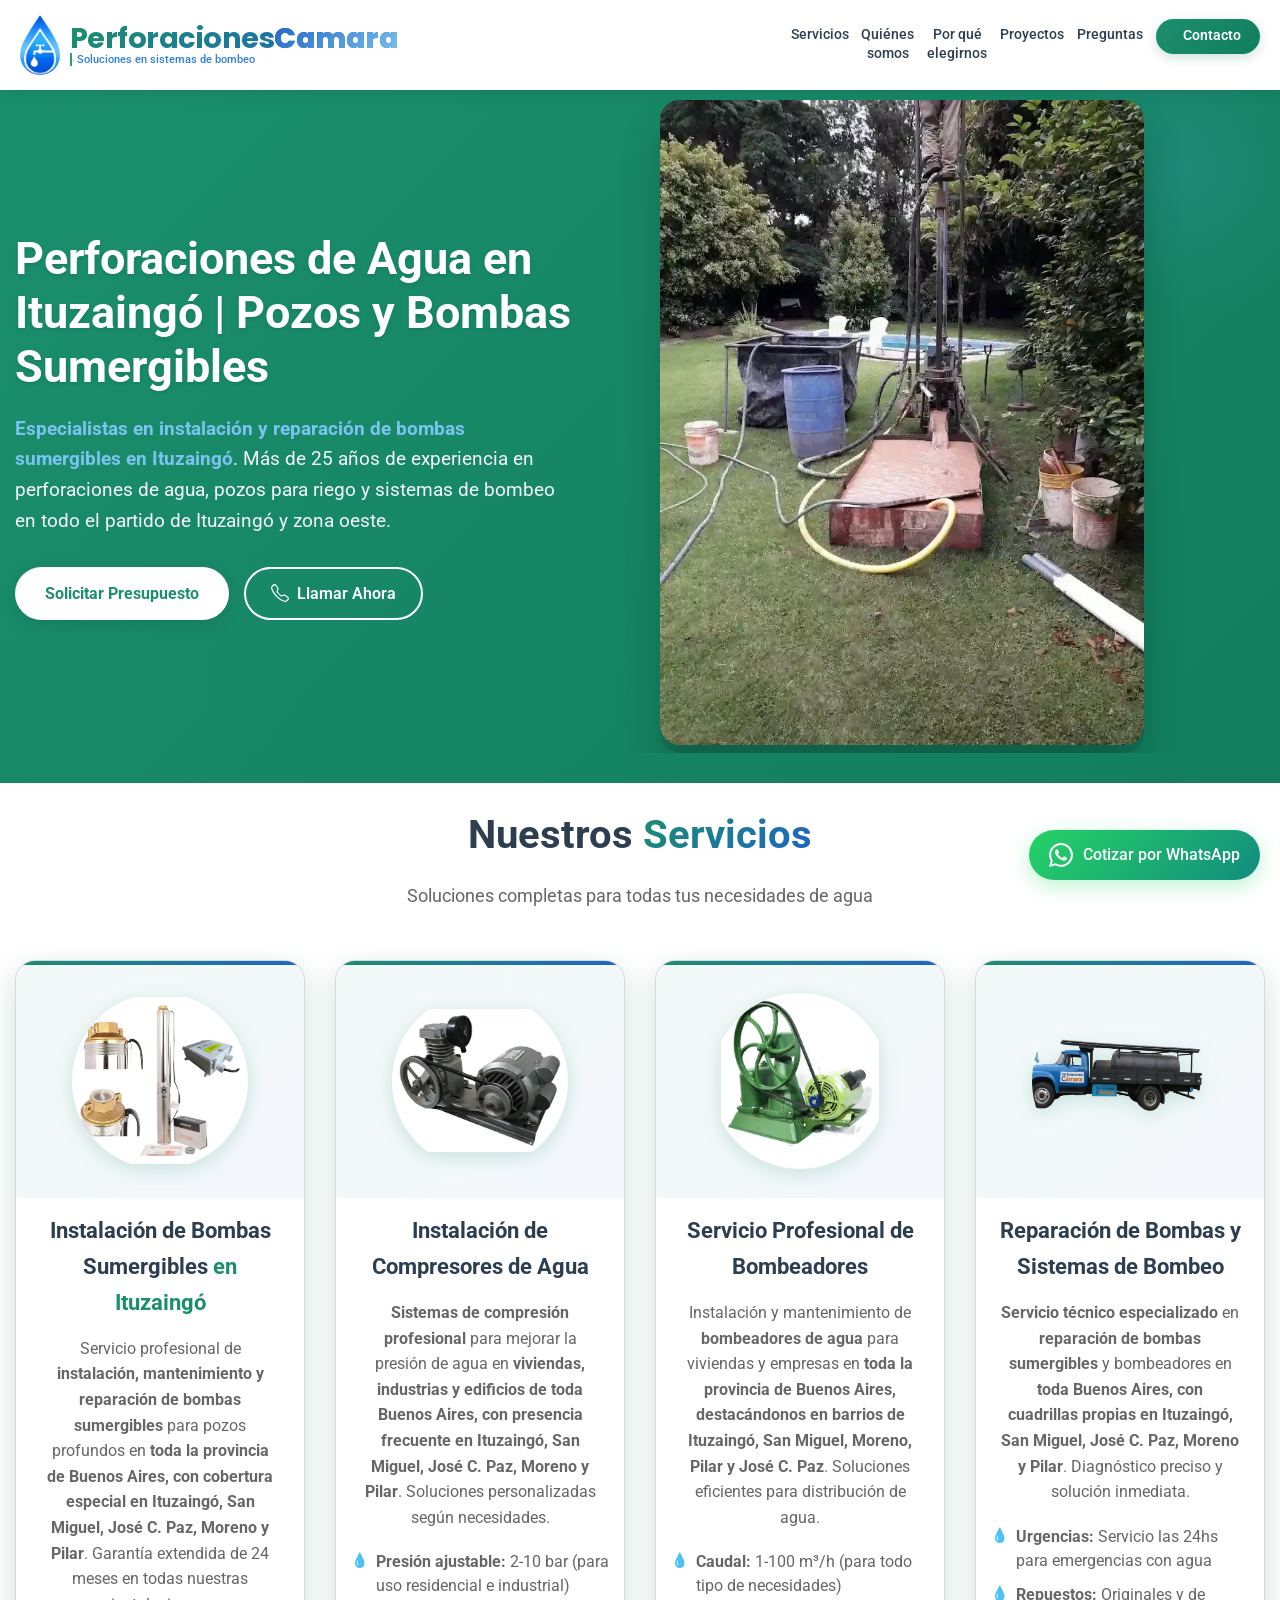
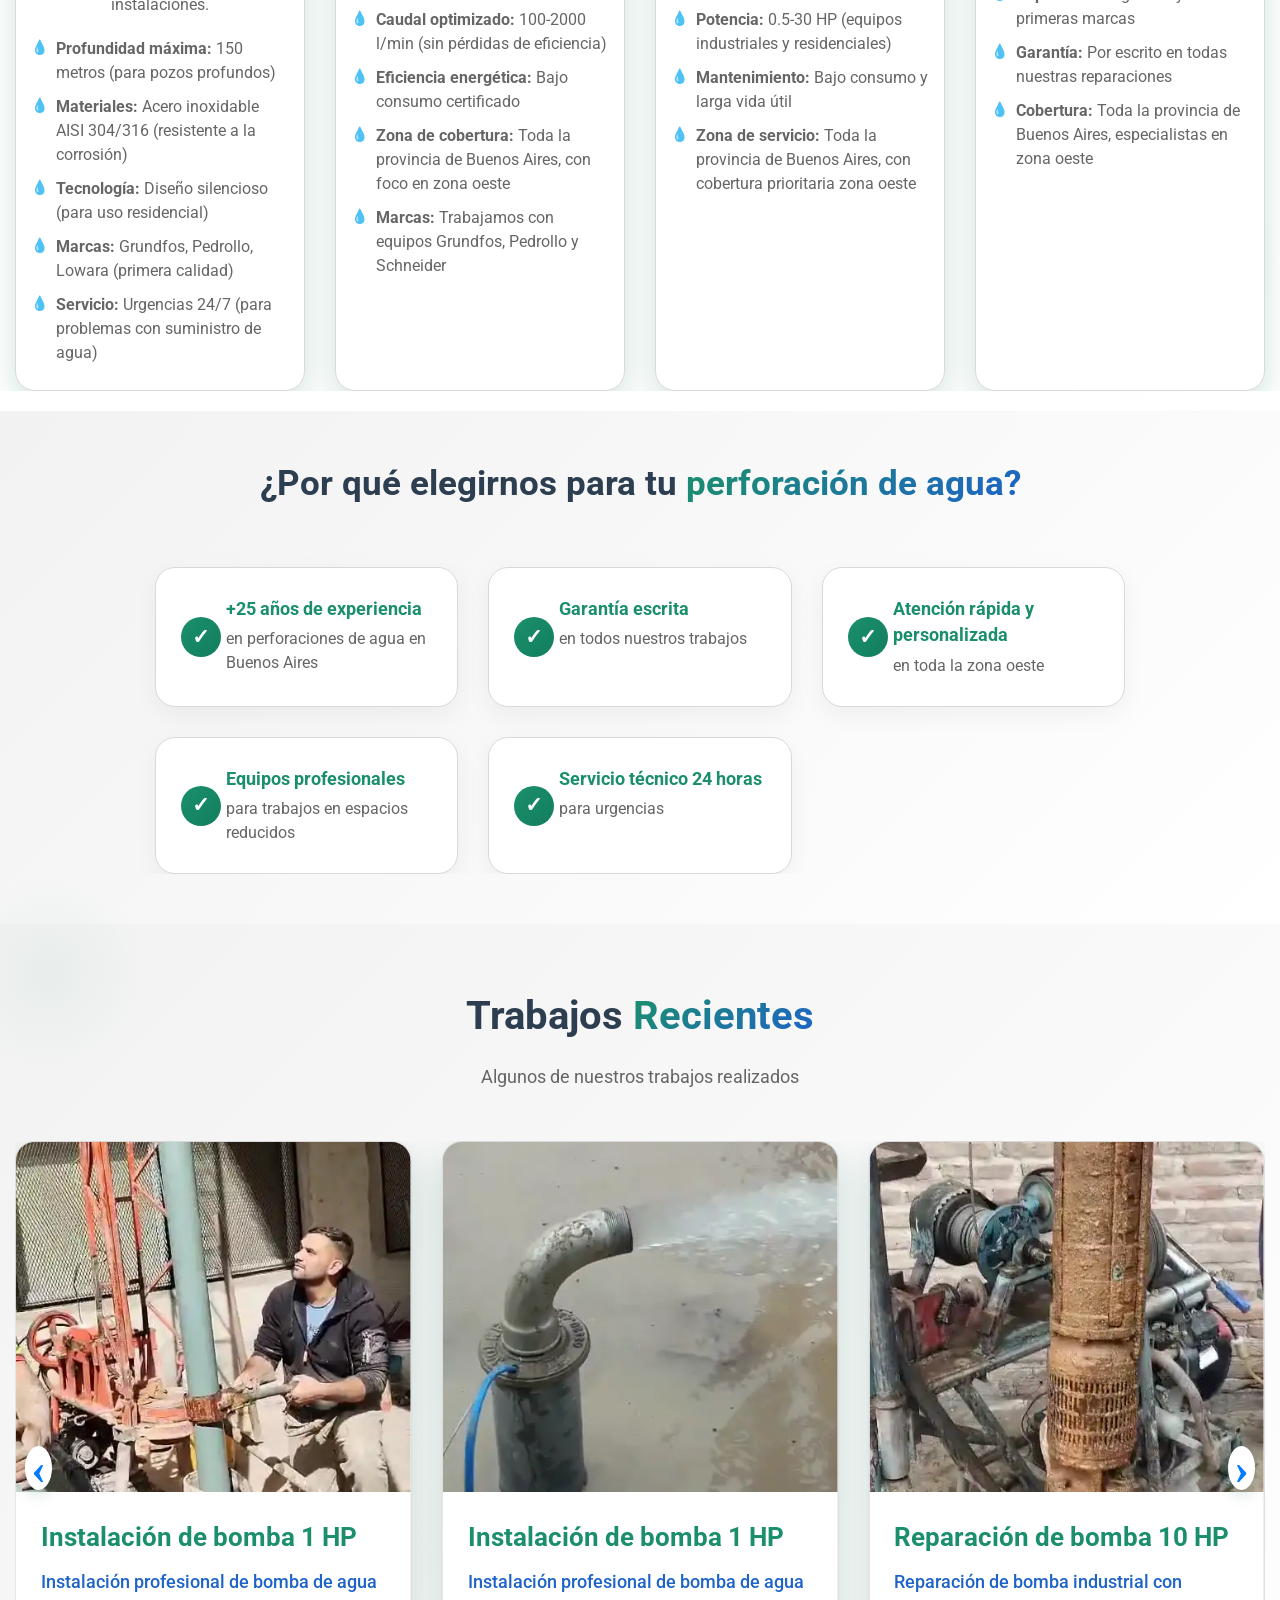
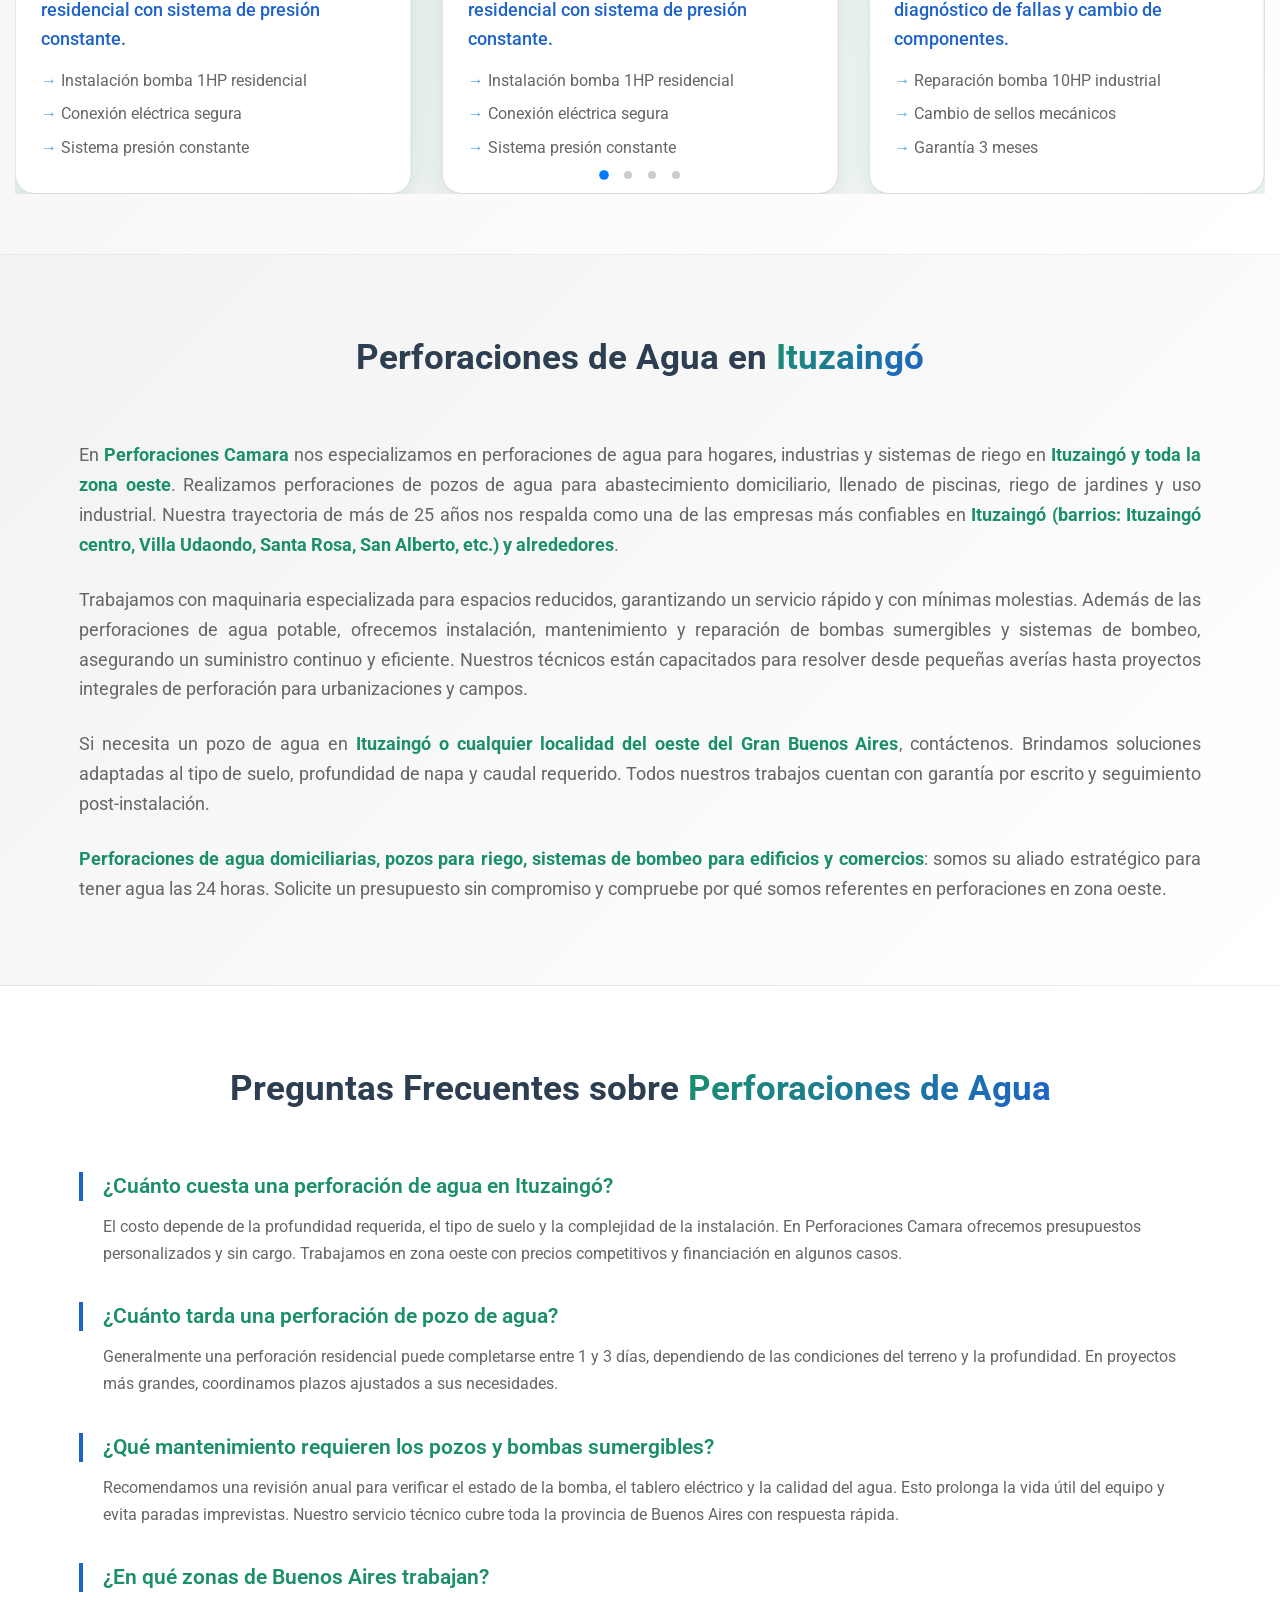
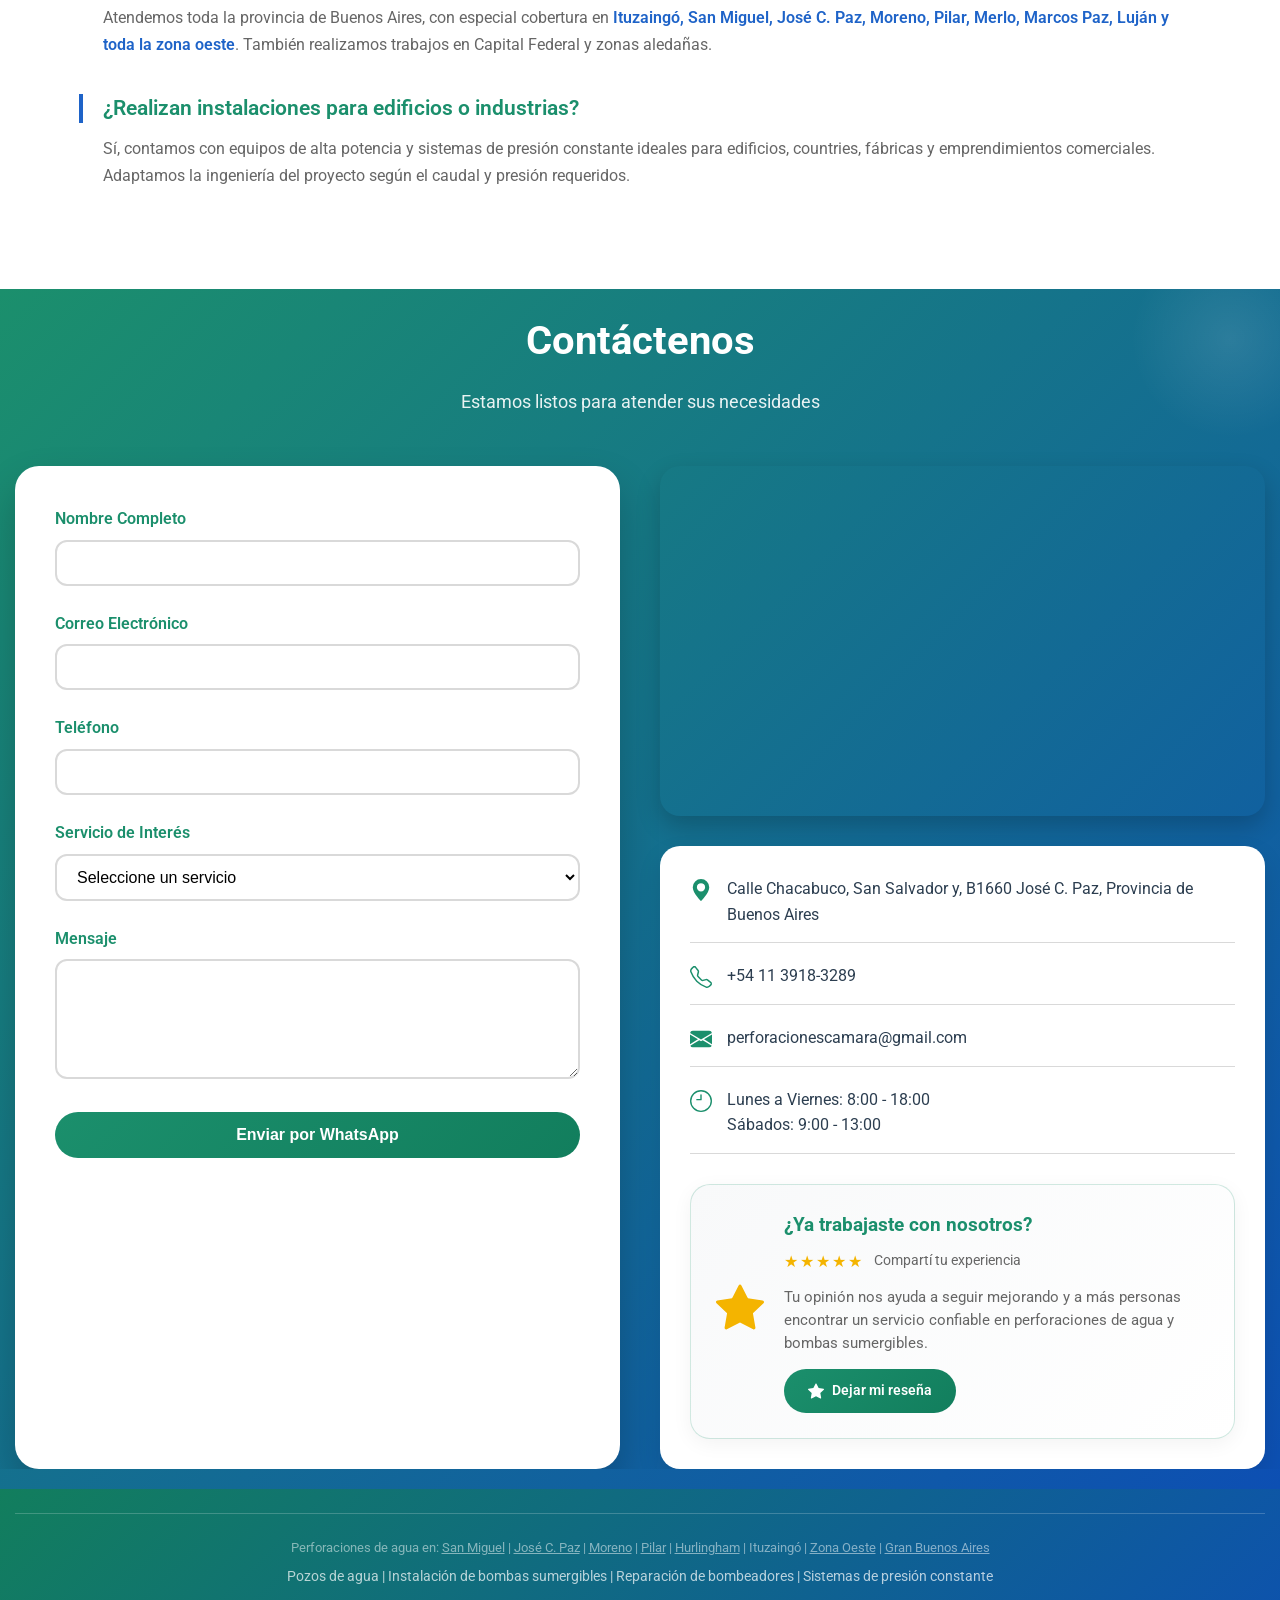
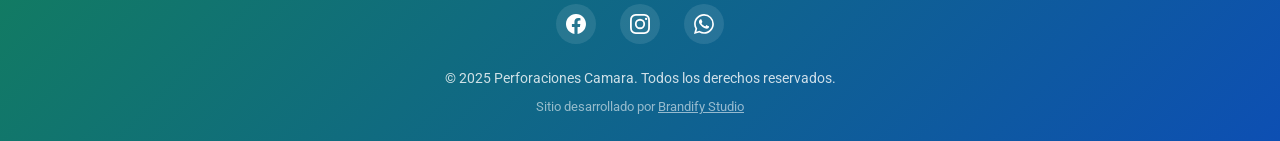
<file: ituzaingo/index.html>
<!DOCTYPE html>
<html lang="es">
<head>
  <meta charset="UTF-8">
  <!-- TITLE para Ituzaingó -->
  <title>Perforaciones de Agua en Ituzaingó | Pozos y Bombas Sumergibles</title>
  
  <meta name="viewport" content="width=device-width, initial-scale=1.0">
  <meta name="description" content="Perforaciones Camara: Especialistas en perforación de pozos e instalación de bombas sumergibles en Ituzaingó. Servicio técnico 24/7 con 25 años de experiencia. Cotización inmediata y garantía extendida.">
  <!-- keywords eliminadas (Google ya no las usa), mantenemos por compatibilidad pero sin peso SEO -->
  <meta name="geo.region" content="AR-B" />
  <meta name="geo.placename" content="Buenos Aires" />
  <meta name="geo.position" content="-34.4950097;-58.7896075" />
  <meta name="ICBM" content="-34.4950097, -58.7896075" />
  <meta name="location" content="Buenos Aires, Argentina">
  <meta http-equiv="content-language" content="es">
  <meta name="author" content="Perforaciones Camara">
  <meta name="robots" content="index, follow">

  <!-- RUTAS CORREGIDAS con ../ -->
  <link rel="stylesheet" href="../css/base.css">
  <link rel="stylesheet" href="../css/mobil.css">
  <link rel="stylesheet" href="../css/tablet.css">
  <link rel="stylesheet" href="https://cdn.jsdelivr.net/npm/swiper/swiper-bundle.min.css"/>
  
  <link rel="preconnect" href="https://fonts.googleapis.com">
  <link rel="preconnect" href="https://fonts.gstatic.com" crossorigin>
  <link rel="preconnect" href="https://cdn.jsdelivr.net">
  <link rel="preconnect" href="https://unpkg.com">
  <link rel="canonical" href="https://perforacionescamara.com.ar/ituzaingo/" />
  <link href="https://fonts.googleapis.com/css2?family=Poppins:wght@400;500;600;700&family=Roboto:wght@400;500&display=swap" rel="stylesheet">

  <script type="application/ld+json">
  {
    "@context": "https://schema.org",
    "@graph": [
      {
        "@type": "LocalBusiness",
        "name": "Perforaciones Camara",
        "image": "https://perforacionescamara.com.ar/img/logo.webp",
        "telephone": "+541161022419",
        "email": "perforacionescamara@gmail.com",
        "address": {
          "@type": "PostalAddress",
          "streetAddress": "Calle Chacabuco",
          "addressLocality": "Ituzaingó",
          "addressRegion": "Buenos Aires",
          "postalCode": "1665",
          "addressCountry": "AR"
        },
        "geo": {
          "@type": "GeoCoordinates",
          "latitude": "-34.4950097",
          "longitude": "-58.7896075"
        },
        "openingHoursSpecification": [
          {
            "@type": "OpeningHoursSpecification",
            "dayOfWeek": ["Monday", "Tuesday", "Wednesday", "Thursday", "Friday"],
            "opens": "08:00",
            "closes": "18:00"
          },
          {
            "@type": "OpeningHoursSpecification",
            "dayOfWeek": "Saturday",
            "opens": "09:00",
            "closes": "13:00"
          }
        ],
        "priceRange": "$$",
        "sameAs": [
          "https://www.facebook.com/profile.php?id=100032500175894",
          "https://www.instagram.com/perforaciones.camara/"
        ],
        "areaServed": [
          {
            "@type": "City",
            "name": "Ituzaingó"
          }
        ],
        "hasMap": "https://maps.app.goo.gl/XM9p6diacPf7K8zP7"
      },
      {
        "@type": "FAQPage",
        "mainEntity": [
          {
            "@type": "Question",
            "name": "¿Cuánto cuesta una perforación de agua en Ituzaingó?",
            "acceptedAnswer": {
              "@type": "Answer",
              "text": "El costo depende de la profundidad requerida, el tipo de suelo y la complejidad de la instalación. En Perforaciones Camara ofrecemos presupuestos personalizados y sin cargo. Trabajamos en zona oeste con precios competitivos y financiación en algunos casos."
            }
          },
          {
            "@type": "Question",
            "name": "¿Cuánto tarda una perforación de pozo de agua?",
            "acceptedAnswer": {
              "@type": "Answer",
              "text": "Generalmente una perforación residencial puede completarse entre 1 y 3 días, dependiendo de las condiciones del terreno y la profundidad. En proyectos más grandes, coordinamos plazos ajustados a sus necesidades."
            }
          },
          {
            "@type": "Question",
            "name": "¿Qué mantenimiento requieren los pozos y bombas sumergibles?",
            "acceptedAnswer": {
              "@type": "Answer",
              "text": "Recomendamos una revisión anual para verificar el estado de la bomba, el tablero eléctrico y la calidad del agua. Esto prolonga la vida útil del equipo y evita paradas imprevistas. Nuestro servicio técnico cubre toda la provincia de Buenos Aires con respuesta rápida."
            }
          },
          {
            "@type": "Question",
            "name": "¿En qué zonas de Buenos Aires trabajan?",
            "acceptedAnswer": {
              "@type": "Answer",
              "text": "Atendemos toda la provincia de Buenos Aires, con especial cobertura en Ituzaingó, San Miguel, José C. Paz, Moreno, Pilar, Merlo, Marcos Paz, Luján y toda la zona oeste. También realizamos trabajos en Capital Federal y zonas aledañas."
            }
          },
          {
            "@type": "Question",
            "name": "¿Realizan instalaciones para edificios o industrias?",
            "acceptedAnswer": {
              "@type": "Answer",
              "text": "Sí, contamos con equipos de alta potencia y sistemas de presión constante ideales para edificios, countries, fábricas y emprendimientos comerciales. Adaptamos la ingeniería del proyecto según el caudal y presión requeridos."
            }
          }
        ]
      }
    ]
  }
  </script>

</head>
<body>
  <!-- Header/Navbar -->
  <header class="header">
    <div class="container">
      <a href="https://perforacionescamara.com.ar" class="logo">
        <div class="logo-image">
          <img src="../img/logo.webp" 
               alt="Perforaciones Camara especialistas en perforaciones de agua y bombas sumergibles en Ituzaingó"
               width="200">
        </div>
        <div class="logo-info">
          <div class="logo-text">Perforaciones<span>Camara</span></div>
          <div class="logo-slogan">Soluciones en sistemas de bombeo</div>
        </div>
      </a>
      
      <nav class="navbar" aria-label="Navegación principal">
        <ul class="nav-links">
          <li class="nav-item">
            <a href="#servicios" class="nav-link">Servicios</a>
          </li>
          <li class="nav-item">
            <a href="#quienes-somos" class="nav-link">Quiénes<br>somos</a>
          </li>
          <li class="nav-item">
            <a href="#porque-elegirnos" class="nav-link">Por qué<br>elegirnos</a>
          </li>
          <li class="nav-item">
            <a href="#proyectos" class="nav-link">Proyectos</a>
          </li>
          <li class="nav-item">
            <a href="#preguntas-frecuentes" class="nav-link">Preguntas</a>
          </li>
          <li class="nav-item">
            <a href="#contacto" class="btn-nav nav-link">
              <i class="fas fa-phone-alt"></i> Contacto
            </a>
          </li>
        </ul>
      </nav>
      
      <div class="mobile-menu-btn">
        <span></span>
        <span></span>
        <span></span>
      </div>
    </div>
  </header>

  <!-- Overlay para cerrar menú móvil -->
  <div class="navbar-overlay"></div>

  <nav class="breadcrumbs" aria-label="Ruta de navegación">
    <ol itemscope itemtype="https://schema.org/BreadcrumbList">
      <li itemprop="itemListElement" itemscope itemtype="https://schema.org/ListItem">
        <a itemprop="item" href="https://www.perforacionescamara.com.ar">
          <span itemprop="name">Inicio</span>
        </a>
        <meta itemprop="position" content="1" />
      </li>
      <li itemprop="itemListElement" itemscope itemtype="https://schema.org/ListItem">
        <span itemprop="name">Servicios</span>
        <meta itemprop="position" content="2" />
      </li>
    </ol>
  </nav>
  
  <main>
    <!-- Hero Section -->
    <section class="hero">
      <div class="container">
        <div class="hero-content">
          <!-- H1 para Ituzaingó -->
          <h1>Perforaciones de Agua en Ituzaingó | Pozos y Bombas Sumergibles</h1>
          <p><strong>Especialistas en instalación y reparación de bombas sumergibles en Ituzaingó</strong>. Más de 25 años de experiencia en perforaciones de agua, pozos para riego y sistemas de bombeo en todo el partido de Ituzaingó y zona oeste.</p>
          <div class="hero-buttons">
            <a href="#contacto" class="btn-primary">Solicitar Presupuesto</a>
            <a href="tel:+541139183289" class="btn-secondary">
              <svg xmlns="http://www.w3.org/2000/svg" width="16" height="16" fill="currentColor" viewBox="0 0 16 16">
                <path d="M3.654 1.328a.678.678 0 0 0-1.015-.063L1.605 2.3c-.483.484-.661 1.169-.45 1.77a17.6 17.6 0 0 0 4.168 6.608 17.6 17.6 0 0 0 6.608 4.168c.601.211 1.286.033 1.77-.45l1.034-1.034a.678.678 0 0 0-.063-1.015l-2.307-1.794a.678.678 0 0 0-.58-.122l-2.19.547a1.75 1.75 0 0 1-1.657-.459L5.482 8.062a1.75 1.75 0 0 1-.46-1.657l.548-2.19a.678.678 0 0 0-.122-.58L3.654 1.328zM1.884.511a1.745 1.745 0 0 1 2.612.163L6.29 2.98c.329.423.445.974.315 1.494l-.547 2.19a.68.68 0 0 0 .178.643l2.457 2.457a.68.68 0 0 0 .644.178l2.189-.547a1.75 1.75 0 0 1 1.494.315l2.306 1.794c.829.645.905 1.87.163 2.611l-1.034 1.034c-.74.74-1.846 1.065-2.877.702a18.6 18.6 0 0 1-7.01-4.42 18.6 18.6 0 0 1-4.42-7.009c-.362-1.03-.037-2.137.703-2.877L1.885.511z"/>
              </svg>
              Llamar Ahora
            </a>
          </div>
        </div>
        <div class="hero-image">
          <img src="../img/perforaciones-de-agua-buenos-aires-zona-oeste.webp"
               alt="Instalación profesional de bomba sumergible en Ituzaingó y zona oeste"
               width="800"
               fetchpriority="high">
        </div>
      </div>
    </section>

    <!-- Servicios -->
    <section id="servicios" class="services">
      <div class="container">
        <div class="section-header">
          <h2>Nuestros <span>Servicios</span></h2>
          <p>Soluciones completas para todas tus necesidades de agua</p>
        </div>
        <div class="services-grid">
          <div class="service-card" itemscope itemtype="http://schema.org/Service">
            <div class="service-icon">
              <img src="../img/instalacion-bomba-sumergible-san-miguel-jose-c-paz.webp" 
                  alt="instalación y reparación de bombas sumergibles en Ituzaingó y zona oeste" 
                  loading="lazy"
                  width="100"
                  height="100"
                  itemprop="image">
            </div>
            
            <h3 itemprop="name">Instalación de Bombas Sumergibles <strong>en Ituzaingó</strong></h3>
            
            <div itemprop="description">
              <p>Servicio profesional de <strong>instalación, mantenimiento y reparación de bombas sumergibles</strong> para pozos profundos en <strong>toda la provincia de Buenos Aires, con cobertura especial en Ituzaingó, San Miguel, José C. Paz, Moreno y Pilar</strong>. Garantía extendida de 24 meses en todas nuestras instalaciones.</p>
            </div>
            
            <button class="features-toggle">▼ Ver características</button>
            
            <ul class="service-features">
              <li itemprop="feature" itemscope itemtype="http://schema.org/PropertyValue">
                <strong><span itemprop="name">Profundidad máxima:</span></strong> 
                <span itemprop="value">150 metros</span> (para pozos profundos)
              </li>
              <li itemprop="feature" itemscope itemtype="http://schema.org/PropertyValue">
                <strong><span itemprop="name">Materiales:</span></strong> 
                <span itemprop="value">Acero inoxidable AISI 304/316</span> (resistente a la corrosión)
              </li>
              <li itemprop="feature" itemscope itemtype="http://schema.org/PropertyValue">
                <strong><span itemprop="name">Tecnología:</span></strong> 
                <span itemprop="value">Diseño silencioso</span> (para uso residencial)
              </li>
              <li itemprop="feature" itemscope itemtype="http://schema.org/PropertyValue">
                <strong><span itemprop="name">Marcas:</span></strong>
                <span itemprop="value">Grundfos, Pedrollo, Lowara</span> (primera calidad)
              </li>
              <li itemprop="feature" itemscope itemtype="http://schema.org/PropertyValue">
                <strong><span itemprop="name">Servicio:</span></strong>
                <span itemprop="value">Urgencias 24/7</span> (para problemas con suministro de agua)
              </li>
            </ul>
          </div>
          
          <div class="service-card" itemscope itemtype="http://schema.org/Service">
            <div class="service-icon">
              <img src="../img/compresor-agua-presion-constante-zona-oeste.webp" 
                  alt="instalación de compresores de agua para presión constante en Ituzaingó y zona oeste" 
                  loading="lazy"
                  width="100"
                  height="100">
            </div>
            <h3>Instalación de Compresores de Agua</h3>
            <p><strong>Sistemas de compresión profesional</strong> para mejorar la presión de agua en <strong>viviendas, industrias y edificios de toda Buenos Aires, con presencia frecuente en Ituzaingó, San Miguel, José C. Paz, Moreno y Pilar</strong>. Soluciones personalizadas según necesidades.</p>
            
            <button class="features-toggle">▼ Ver características</button>
            
            <ul class="service-features">
              <li><strong>Presión ajustable:</strong> 2-10 bar (para uso residencial e industrial)</li>
              <li><strong>Caudal optimizado:</strong> 100-2000 l/min (sin pérdidas de eficiencia)</li>
              <li><strong>Eficiencia energética:</strong> Bajo consumo certificado</li>
              <li><strong>Zona de cobertura:</strong> Toda la provincia de Buenos Aires, con foco en zona oeste</li>
              <li><strong>Marcas:</strong> Trabajamos con equipos Grundfos, Pedrollo y Schneider</li>
            </ul>
          </div>

          <div class="service-card" itemscope itemtype="http://schema.org/Service">
            <div class="service-icon">
              <img src="../img/reparacion-bombeadores-moreno-pilar.webp" 
                  alt="servicio técnico de bombeadores en Ituzaingó y toda la zona oeste" 
                  loading="lazy"
                  width="100"
                  height="100">
            </div>
            <h3>Servicio Profesional de Bombeadores</h3>
            <p>Instalación y mantenimiento de <strong>bombeadores de agua</strong> para viviendas y empresas en <strong>toda la provincia de Buenos Aires, destacándonos en barrios de Ituzaingó, San Miguel, Moreno, Pilar y José C. Paz</strong>. Soluciones eficientes para distribución de agua.</p>
            
            <button class="features-toggle">▼ Ver características</button>
            
            <ul class="service-features">
              <li><strong>Caudal:</strong> 1-100 m³/h (para todo tipo de necesidades)</li>
              <li><strong>Potencia:</strong> 0.5-30 HP (equipos industriales y residenciales)</li>
              <li><strong>Mantenimiento:</strong> Bajo consumo y larga vida útil</li>
              <li><strong>Zona de servicio:</strong> Toda la provincia de Buenos Aires, con cobertura prioritaria zona oeste</li>
            </ul>
          </div>
          
          <div class="service-card" itemscope itemtype="http://schema.org/Service">
            <div class="service-icon">
              <img src="../img/servicio-tecnico-bombas-24hs-buenos-aires.webp" 
                  alt="reparación urgente de bombas sumergibles en Ituzaingó 24 horas" 
                  loading="lazy"
                  width="100"
                  height="100">
            </div>
            <h3>Reparación de Bombas y Sistemas de Bombeo</h3>
            <p><strong>Servicio técnico especializado</strong> en <strong>reparación de bombas sumergibles</strong> y bombeadores en <strong>toda Buenos Aires, con cuadrillas propias en Ituzaingó, San Miguel, José C. Paz, Moreno y Pilar</strong>. Diagnóstico preciso y solución inmediata.</p>
            
            <button class="features-toggle">▼ Ver características</button>
            
            <ul class="service-features">
              <li><strong>Urgencias:</strong> Servicio las 24hs para emergencias con agua</li>
              <li><strong>Repuestos:</strong> Originales y de primeras marcas</li>
              <li><strong>Garantía:</strong> Por escrito en todas nuestras reparaciones</li>
              <li><strong>Cobertura:</strong> Toda la provincia de Buenos Aires, especialistas en zona oeste</li>
            </ul>
          </div>
        </div>
      </div>
    </section>

    <!-- ¿Por qué elegirnos? -->
    <section id="porque-elegirnos" class="trust-section">
      <div class="container">
        <h2>¿Por qué elegirnos para tu <span>perforación de agua?</span></h2>
        <ul class="trust-list">
          <li><strong>+25 años de experiencia</strong> en perforaciones de agua en Buenos Aires</li>
          <li><strong>Garantía escrita</strong> en todos nuestros trabajos</li>
          <li><strong>Atención rápida y personalizada</strong> en toda la zona oeste</li>
          <li><strong>Equipos profesionales</strong> para trabajos en espacios reducidos</li>
          <li><strong>Servicio técnico 24 horas</strong> para urgencias</li>
        </ul>
      </div>
    </section>
    
    <!-- Proyectos -->
    <section id="proyectos" class="projects">
      <div class="container">
        <div class="section-header">
          <h2>Trabajos <span>Recientes</span></h2>
          <p>Algunos de nuestros trabajos realizados</p>
        </div>
        
        <div class="swiper projects-swiper">
          <div class="swiper-wrapper">
            <div class="swiper-slide project-slide">
              <img src="../img/instalacion-bomba-1hp-residencial-san-miguel.webp" 
                   alt="instalación de bomba sumergible 1HP para uso residencial en Ituzaingó"
                   width="400">
              <div class="project-info">
                <h3>Instalación de bomba 1 HP</h3>
                <p>Instalación profesional de bomba de agua residencial con sistema de presión constante.</p>
                <ul>
                  <li>Instalación bomba 1HP residencial</li>
                  <li>Conexión eléctrica segura</li>
                  <li>Sistema presión constante</li>
                </ul>              
              </div>
            </div>
            
            <div class="swiper-slide project-slide">
              <img src="../img/reparacion-bomba-10hp-industrial-jose-c-paz.webp" 
                   alt="reparación de bomba industrial 10HP en Ituzaingó"
                   width="400">
              <div class="project-info">
                <h3>Reparación de bomba 10 HP</h3>
                <p>Reparación de bomba industrial con diagnóstico de fallas y cambio de componentes.</p>
                <ul>
                  <li>Reparación bomba 10HP industrial</li>
                  <li>Cambio de sellos mecánicos</li>
                  <li>Garantía 3 meses</li>
                </ul>
              </div>
            </div>
            
            <div class="swiper-slide project-slide">
              <img src="../img/instalacion-bomba-3hp-comercial-moreno.webp" 
                   alt="instalación de bomba sumergible 3HP para sistema hidroneumático en Ituzaingó"
                   width="400">
              <div class="project-info">
                <h3>Instalación de bomba 3 HP</h3>
                <p>Sistema de bombeo para procesos manufactureros.</p>
                <ul>
                  <li>Instalación bomba 3HP comercial</li>
                  <li>Configuración hidroneumática</li>
                  <li>Pruebas de presión y garantía de funcionamiento sin interrupciones</li>
                </ul>
              </div>
            </div>

            <div class="swiper-slide project-slide">
              <img src="../img/instalacion-bomba-sumergible-pilar-zona-norte.webp" 
                   alt="instalación de bomba sumergible 1HP en Ituzaingó"
                   width="400">
              <div class="project-info">
                <h3>Instalación de bomba 1 HP</h3>
                <p>Instalación profesional de bomba de agua residencial con sistema de presión constante.</p>
                <ul>
                  <li>Instalación bomba 1HP residencial</li>
                  <li>Conexión eléctrica segura</li>
                  <li>Sistema presión constante</li>
                </ul>              
              </div>
            </div>
          </div>
          <div class="swiper-pagination"></div>
          <div class="swiper-button-prev"></div>
          <div class="swiper-button-next"></div>
        </div>
      </div>
    </section>

    <!-- SECCIÓN QUIÉNES SOMOS -->
    <section id="quienes-somos" class="seo-content">
      <div class="container">
        <h2>Perforaciones de Agua en <span>Ituzaingó</span></h2>
        <p>
          En <strong>Perforaciones Camara</strong> nos especializamos en perforaciones de agua para hogares, industrias y sistemas de riego en <strong>Ituzaingó y toda la zona oeste</strong>. 
          Realizamos perforaciones de pozos de agua para abastecimiento domiciliario, llenado de piscinas, riego de jardines y uso industrial. 
          Nuestra trayectoria de más de 25 años nos respalda como una de las empresas más confiables en <strong>Ituzaingó (barrios: Ituzaingó centro, Villa Udaondo, Santa Rosa, San Alberto, etc.) y alrededores</strong>.
        </p>
        <p>
          Trabajamos con maquinaria especializada para espacios reducidos, garantizando un servicio rápido y con mínimas molestias. Además de las perforaciones de agua potable, ofrecemos instalación, mantenimiento y reparación de bombas sumergibles y sistemas de bombeo, asegurando un suministro continuo y eficiente. Nuestros técnicos están capacitados para resolver desde pequeñas averías hasta proyectos integrales de perforación para urbanizaciones y campos.
        </p>
        <p>
          Si necesita un pozo de agua en <strong>Ituzaingó o cualquier localidad del oeste del Gran Buenos Aires</strong>, contáctenos. Brindamos soluciones adaptadas al tipo de suelo, profundidad de napa y caudal requerido. Todos nuestros trabajos cuentan con garantía por escrito y seguimiento post-instalación.
        </p>
        <p>
          <strong>Perforaciones de agua domiciliarias, pozos para riego, sistemas de bombeo para edificios y comercios</strong>: somos su aliado estratégico para tener agua las 24 horas. Solicite un presupuesto sin compromiso y compruebe por qué somos referentes en perforaciones en zona oeste.
        </p>
      </div>
    </section>

    <!-- SECCIÓN FAQ -->
    <section id="preguntas-frecuentes" class="faq-section">
      <div class="container">
        <h2>Preguntas Frecuentes sobre <span>Perforaciones de Agua</span></h2>
        
        <h3>¿Cuánto cuesta una perforación de agua en Ituzaingó?</h3>
        <p>El costo depende de la profundidad requerida, el tipo de suelo y la complejidad de la instalación. En Perforaciones Camara ofrecemos presupuestos personalizados y sin cargo. Trabajamos en zona oeste con precios competitivos y financiación en algunos casos.</p>
        
        <h3>¿Cuánto tarda una perforación de pozo de agua?</h3>
        <p>Generalmente una perforación residencial puede completarse entre 1 y 3 días, dependiendo de las condiciones del terreno y la profundidad. En proyectos más grandes, coordinamos plazos ajustados a sus necesidades.</p>
        
        <h3>¿Qué mantenimiento requieren los pozos y bombas sumergibles?</h3>
        <p>Recomendamos una revisión anual para verificar el estado de la bomba, el tablero eléctrico y la calidad del agua. Esto prolonga la vida útil del equipo y evita paradas imprevistas. Nuestro servicio técnico cubre toda la provincia de Buenos Aires con respuesta rápida.</p>
        
        <h3>¿En qué zonas de Buenos Aires trabajan?</h3>
        <p>Atendemos toda la provincia de Buenos Aires, con especial cobertura en <strong>Ituzaingó, San Miguel, José C. Paz, Moreno, Pilar, Merlo, Marcos Paz, Luján y toda la zona oeste</strong>. También realizamos trabajos en Capital Federal y zonas aledañas.</p>
        
        <h3>¿Realizan instalaciones para edificios o industrias?</h3>
        <p>Sí, contamos con equipos de alta potencia y sistemas de presión constante ideales para edificios, countries, fábricas y emprendimientos comerciales. Adaptamos la ingeniería del proyecto según el caudal y presión requeridos.</p>
      </div>
    </section>

    <!-- Contacto -->
    <section id="contacto" class="contact">
      <div class="container">
        <div class="section-header">
          <h2>Contáctenos</h2>
          <p>Estamos listos para atender sus necesidades</p>
        </div>
        
        <div class="contact-grid">
          <div class="contact-form">
            <form id="contactForm">
              <div class="form-group">
                <label for="name">Nombre Completo</label>
                <input type="text" id="name" required>
              </div>
              
              <div class="form-group">
                <label for="email">Correo Electrónico</label>
                <input type="email" id="email" required>
              </div>
              
              <div class="form-group">
                <label for="phone">Teléfono</label>
                <input type="tel" id="phone" required>
              </div>
              
              <div class="form-group">
                <label for="service">Servicio de Interés</label>
                <select id="service" required>
                  <option value="">Seleccione un servicio</option>
                  <option value="bomba">Bomba Sumergible</option>
                  <option value="compresor">Compresor</option>
                  <option value="bombeador">Bombeador</option>
                  <option value="reparacion">Reparación</option>
                  <option value="otro">Otro</option>
                </select>
              </div>
              
              <div class="form-group">
                <label for="message">Mensaje</label>
                <textarea id="message" rows="4" required></textarea>
              </div>
              
              <button type="submit" class="btn-submit">Enviar por WhatsApp</button>
            </form>
          </div>
          
          <div class="contact-map">
            <div class="map-container">
              <iframe src="https://www.google.com/maps/embed?pb=!1m18!1m12!1m3!1d3288.3105803916956!2d-58.78960759999999!3d-34.4950097!2m3!1f0!2f0!3f0!3m2!1i1024!2i768!4f13.1!3m3!1m2!1s0x95bc997631d811b5%3A0x26855a58a3bdd645!2sPerforaciones%20camara!5e0!3m2!1ses!2sar!4v1747162366873!5m2!1ses!2sar" 
                      width="100%" 
                      height="100%" 
                      style="border:0;" 
                      allowfullscreen="" 
                      loading="lazy" 
                      referrerpolicy="no-referrer-when-downgrade"
                      title="Ubicación de Perforaciones Cámara en Ituzaingó"></iframe>
            </div>
            
            <div class="contact-info">
              <div class="info-item">
                <svg xmlns="http://www.w3.org/2000/svg" width="24" height="24" fill="currentColor" viewBox="0 0 16 16">
                  <path d="M8 16s6-5.686 6-10A6 6 0 0 0 2 6c0 4.314 6 10 6 10zm0-7a3 3 0 1 1 0-6 3 3 0 0 1 0 6z"/>
                </svg>
                <p>
                  <a href="https://maps.app.goo.gl/XM9p6diacPf7K8zP7" 
                    target="_blank" 
                    rel="noopener noreferrer"
                    class="contact-link">
                    Calle Chacabuco, San Salvador y, B1660 José C. Paz, Provincia de Buenos Aires
                  </a>
                </p>
              </div>
              
              <div class="info-item">
                <svg xmlns="http://www.w3.org/2000/svg" width="24" height="24" fill="currentColor" viewBox="0 0 16 16">
                  <path d="M3.654 1.328a.678.678 0 0 0-1.015-.063L1.605 2.3c-.483.484-.661 1.169-.45 1.77a17.6 17.6 0 0 0 4.168 6.608 17.6 17.6 0 0 0 6.608 4.168c.601.211 1.286.033 1.77-.45l1.034-1.034a.678.678 0 0 0-.063-1.015l-2.307-1.794a.678.678 0 0 0-.58-.122l-2.19.547a1.75 1.75 0 0 1-1.657-.459L5.482 8.062a1.75 1.75 0 0 1-.46-1.657l.548-2.19a.678.678 0 0 0-.122-.58L3.654 1.328zM1.884.511a1.745 1.745 0 0 1 2.612.163L6.29 2.98c.329.423.445.974.315 1.494l-.547 2.19a.68.68 0 0 0 .178.643l2.457 2.457a.68.68 0 0 0 .644.178l2.189-.547a1.75 1.75 0 0 1 1.494.315l2.306 1.794c.829.645.905 1.87.163 2.611l-1.034 1.034c-.74.74-1.846 1.065-2.877.702a18.6 18.6 0 0 1-7.01-4.42 18.6 18.6 0 0 1-4.42-7.009c-.362-1.03-.037-2.137.703-2.877L1.885.511z"/>
                </svg>
                <p><a href="tel:+541139183289" class="contact-link">+54 11 3918-3289</a></p>
              </div>
              
              <div class="info-item">
                <svg xmlns="http://www.w3.org/2000/svg" width="24" height="24" fill="currentColor" viewBox="0 0 16 16">
                  <path d="M.05 3.555A2 2 0 0 1 2 2h12a2 2 0 0 1 1.95 1.555L8 8.414.05 3.555ZM0 4.697v7.104l5.803-3.558L0 4.697ZM6.761 8.83l-6.57 4.027A2 2 0 0 0 2 14h12a2 2 0 0 0 1.808-1.144l-6.57-4.027L8 9.586l-1.239-.757Zm3.436-.586L16 11.801V4.697l-5.803 3.546Z"/>
                </svg>
                <p><a href="mailto:perforacionescamara@gmail.com" class="contact-link">perforacionescamara@gmail.com</a></p>
              </div>
              
              <div class="info-item">
                <svg xmlns="http://www.w3.org/2000/svg" width="24" height="24" fill="currentColor" viewBox="0 0 16 16">
                  <path d="M8 1a7 7 0 1 0 0 14A7 7 0 0 0 8 1zm0-1a8 8 0 1 1 0 16A8 8 0 0 1 8 0z"/>
                  <path d="M8 3a.5.5 0 0 1 .5.5v3.5a.5.5 0 0 1-.5.5H5a.5.5 0 0 1 0-1h2.5V3.5A.5.5 0 0 1 8 3z"/>
                </svg>
                <p>Lunes a Viernes: 8:00 - 18:00<br>Sábados: 9:00 - 13:00</p>
              </div>

              <div class="reviews-cta">
                <div class="reviews-icon">
                  <svg xmlns="http://www.w3.org/2000/svg" width="32" height="32" fill="currentColor" viewBox="0 0 16 16">
                    <path d="M3.612 15.443c-.386.198-.824-.149-.746-.592l.83-4.73L.173 6.765c-.329-.314-.158-.888.283-.95l4.898-.696L7.538.792c.197-.39.73-.39.927 0l2.184 4.327 4.898.696c.441.062.612.636.282.95l-3.522 3.356.83 4.73c.078.443-.36.79-.746.592L8 13.187l-4.389 2.256z"/>
                  </svg>
                </div>
                <div class="reviews-content">
                  <h3>¿Ya trabajaste con nosotros?</h3>
                  <div class="rating">
                    <span class="stars">★★★★★</span>
                    <span class="rating-text">Compartí tu experiencia</span>
                  </div>
                  <p>Tu opinión nos ayuda a seguir mejorando y a más personas encontrar un servicio confiable en perforaciones de agua y bombas sumergibles.</p>
                  <a href="https://g.page/r/CUXWvaNYWoUmEAE/review" 
                    target="_blank" 
                    rel="noopener noreferrer" 
                    class="btn-reviews">
                    <svg xmlns="http://www.w3.org/2000/svg" width="18" height="18" fill="currentColor" viewBox="0 0 16 16">
                      <path d="M3.612 15.443c-.386.198-.824-.149-.746-.592l.83-4.73L.173 6.765c-.329-.314-.158-.888.283-.95l4.898-.696L7.538.792c.197-.39.73-.39.927 0l2.184 4.327 4.898.696c.441.062.612.636.282.95l-3.522 3.356.83 4.73c.078.443-.36.79-.746.592L8 13.187l-4.389 2.256z"/>
                    </svg>
                    Dejar mi reseña
                  </a>
                </div>
              </div>
            </div>
          </div>
        </div>
      </div>
    </section>

    <script src="../js/script.js"></script>
    <script src="https://cdn.jsdelivr.net/npm/swiper@8/swiper-bundle.min.js" defer></script>
  </main>

 <!-- Footer -->
  <footer class="footer" itemscope itemtype="http://schema.org/LocalBusiness">
    <div class="container">
      <div class="footer-seo">
        <p class="credits">
          Perforaciones de agua en: 
          <a href="/san-miguel/">San Miguel</a> | 
          <a href="/jose-c-paz/">José C. Paz</a> | 
          <a href="/moreno/">Moreno</a> | 
          <a href="/pilar/">Pilar</a> | 
          <a href="/hurlingham/">Hurlingham</a> | 
          Ituzaingó | 
          <a href="/zona-oeste/">Zona Oeste</a>  | 
          <a href="/gran-buenos-aires/">Gran Buenos Aires</a> 
        </p>
        <p>
          Pozos de agua | Instalación de bombas sumergibles | Reparación de bombeadores | Sistemas de presión constante
        </p>
      </div>

      <div itemprop="name" style="display:none">Perforaciones Camara</div>
      <div class="social-links">
        <a href="https://www.facebook.com/profile.php?id=100032500175894" class="facebook" aria-label="Facebook">
          <svg xmlns="http://www.w3.org/2000/svg" width="20" height="20" fill="currentColor" viewBox="0 0 16 16">
            <path d="M16 8.049c0-4.446-3.582-8.05-8-8.05C3.58 0-.002 3.603-.002 8.05c0 4.017 2.926 7.347 6.75 7.951v-5.625h-2.03V8.05H6.75V6.275c0-2.017 1.195-3.131 3.022-3.131.876 0 1.791.157 1.791.157v1.98h-1.009c-.993 0-1.303.621-1.303 1.258v1.51h2.218l-.354 2.326H9.25V16c3.824-.604 6.75-3.934 6.75-7.951z"/>
          </svg>
        </a>
        <a href="https://www.instagram.com/perforaciones.camara/" class="instagram" aria-label="Instagram">
          <svg xmlns="http://www.w3.org/2000/svg" width="20" height="20" fill="currentColor" viewBox="0 0 16 16">
            <path d="M8 0C5.829 0 5.556.01 4.703.048 3.85.088 3.269.222 2.76.42a3.92 3.92 0 0 0-1.417.923A3.92 3.92 0 0 0 .42 2.76C.222 3.268.087 3.85.048 4.7.01 5.555 0 5.827 0 8.001c0 2.172.01 2.444.048 3.297.04.852.174 1.433.372 1.942.205.526.478.972.923 1.417.444.445.89.719 1.416.923.51.198 1.09.332 1.942.372.853.037 1.125.048 3.298.048 2.173 0 2.445-.01 3.298-.048.852-.04 1.433-.174 1.941-.372a3.92 3.92 0 0 0 1.417-.923c.445-.445.719-.891.923-1.416.198-.51.332-1.09.372-1.941.037-.853.048-1.125.048-3.298 0-2.173-.01-2.445-.048-3.298-.04-.852-.174-1.433-.372-1.941a3.92 3.92 0 0 0-.923-1.417A3.92 3.92 0 0 0 13.24.42c-.51-.198-1.09-.332-1.941-.372C10.445.01 10.173 0 8 0zm0 1.44c2.136 0 2.39.01 3.233.048.78.036 1.203.166 1.485.276.374.145.64.319.92.599.28.28.453.546.598.92.11.281.24.705.276 1.485.037.843.048 1.097.048 3.233 0 2.136-.01 2.39-.048 3.233-.036.78-.166 1.203-.276 1.485-.145.374-.319.64-.599.92-.28.28-.546.453-.92.598-.281.11-.705.24-1.485.276-.843.037-1.097.048-3.233.048-2.136 0-2.39-.01-3.233-.048-.78-.036-1.203-.166-1.485-.276a3.92 3.92 0 0 1-.92-.599 3.92 3.92 0 0 1-.598-.92c-.11-.281-.24-.705-.276-1.485C1.45 10.39 1.44 10.136 1.44 8c0-2.136.01-2.39.048-3.233.036-.78.166-1.203.276-1.485.145-.374.319-.64.599-.92.28-.28.546-.453.92-.598.281-.11.705-.24 1.485-.276C5.61 1.45 5.864 1.44 8 1.44zm0 2.452a4.108 4.108 0 1 0 0 8.216 4.108 4.108 0 0 0 0-8.216zm0 1.44a2.667 2.667 0 1 1 0 5.334 2.667 2.667 0 0 1 0-5.334zm5.855-1.44a.96.96 0 1 0-1.92 0 .96.96 0 0 0 1.92 0z"/>
          </svg>
        </a>
        <a href="https://wa.me/541139183289" class="whatsapp" aria-label="WhatsApp">
          <svg xmlns="http://www.w3.org/2000/svg" width="20" height="20" fill="currentColor" viewBox="0 0 16 16">
            <path d="M13.601 2.326A7.854 7.854 0 0 0 7.994 0C3.627 0 .068 3.558.064 7.926c0 1.399.366 2.76 1.057 3.965L0 16l4.204-1.102a7.933 7.933 0 0 0 3.79.965h.004c4.368 0 7.926-3.558 7.93-7.93A7.898 7.898 0 0 0 13.6 2.326zM7.994 14.521a6.573 6.573 0 0 1-3.356-.92l-.24-.144-2.494.654.666-2.433-.156-.251a6.56 6.56 0 0 1-1.007-3.505c0-3.626 2.957-6.584 6.591-6.584a6.56 6.56 0 0 1 4.66 1.931 6.557 6.557 0 0 1 1.928 4.66c-.004 3.639-2.961 6.592-6.592 6.592zm3.615-4.934c-.197-.099-1.17-.578-1.353-.646-.182-.065-.315-.099-.445.099-.133.197-.513.646-.627.775-.114.133-.232.148-.43.05-.197-.1-.836-.308-1.592-.985-.59-.525-.985-1.175-1.103-1.372-.114-.198-.011-.304.088-.403.087-.088.197-.232.296-.346.1-.114.133-.198.198-.33.065-.134.034-.248-.015-.347-.05-.099-.445-1.076-.612-1.47-.16-.389-.323-.335-.445-.34-.114-.007-.247-.007-.38-.007a.729.729 0 0 0-.529.247c-.182.198-.691.677-.691 1.654 0 .977.71 1.916.81 2.049.098.133 1.394 2.132 3.383 2.992.47.205.84.326 1.129.418.475.152.904.129 1.246.08.38-.058 1.171-.48 1.338-.943.164-.464.164-.86.114-.943-.049-.084-.182-.133-.38-.232z"/>
          </svg>
        </a>
      </div>

      <div class="footer-info">
        <p>&copy; 2025 Perforaciones Camara. Todos los derechos reservados.</p>
        <p class="credits">Sitio desarrollado por <a href="https://www.instagram.com/brandify_studio_ar/">Brandify Studio</a></p>
      </div>
    </div>
  </footer>

  <!-- Botón WhatsApp Flotante -->
  <a href="https://wa.me/541139183289?text=Hola%20Perforaciones%20Camara,%20quisiera%20consultar%20por%20perforaciones%20de%20agua%20en%20Ituzaing%C3%B3" 
  class="whatsapp-float" 
  aria-label="Consultar por perforaciones de agua en Ituzaingó vía WhatsApp">
    <svg xmlns="http://www.w3.org/2000/svg" width="24" height="24" fill="currentColor" viewBox="0 0 16 16">
      <path d="M13.601 2.326A7.854 7.854 0 0 0 7.994 0C3.627 0 .068 3.558.064 7.926c0 1.399.366 2.76 1.057 3.965L0 16l4.204-1.102a7.933 7.933 0 0 0 3.79.965h.004c4.368 0 7.926-3.558 7.93-7.93A7.898 7.898 0 0 0 13.6 2.326zM7.994 14.521a6.573 6.573 0 0 1-3.356-.92l-.24-.144-2.494.654.666-2.433-.156-.251a6.56 6.56 0 0 1-1.007-3.505c0-3.626 2.957-6.584 6.591-6.584a6.56 6.56 0 0 1 4.66 1.931 6.557 6.557 0 0 1 1.928 4.66c-.004 3.639-2.961 6.592-6.592 6.592zm3.615-4.934c-.197-.099-1.17-.578-1.353-.646-.182-.065-.315-.099-.445.099-.133.197-.513.646-.627.775-.114.133-.232.148-.43.05-.197-.1-.836-.308-1.592-.985-.59-.525-.985-1.175-1.103-1.372-.114-.198-.011-.304.088-.403.087-.088.197-.232.296-.346.1-.114.133-.198.198-.33.065-.134.034-.248-.015-.347-.05-.099-.445-1.076-.612-1.47-.16-.389-.323-.335-.445-.34-.114-.007-.247-.007-.38-.007a.729.729 0 0 0-.529.247c-.182.198-.691.677-.691 1.654 0 .977.71 1.916.81 2.049.098.133 1.394 2.132 3.383 2.992.47.205.84.326 1.129.418.475.152.904.129 1.246.08.38-.058 1.171-.48 1.338-.943.164-.464.164-.86.114-.943-.049-.084-.182-.133-.38-.232z"/>
    </svg>
    <span>Cotizar por WhatsApp</span>
  </a>

</body>
</html>
</file>
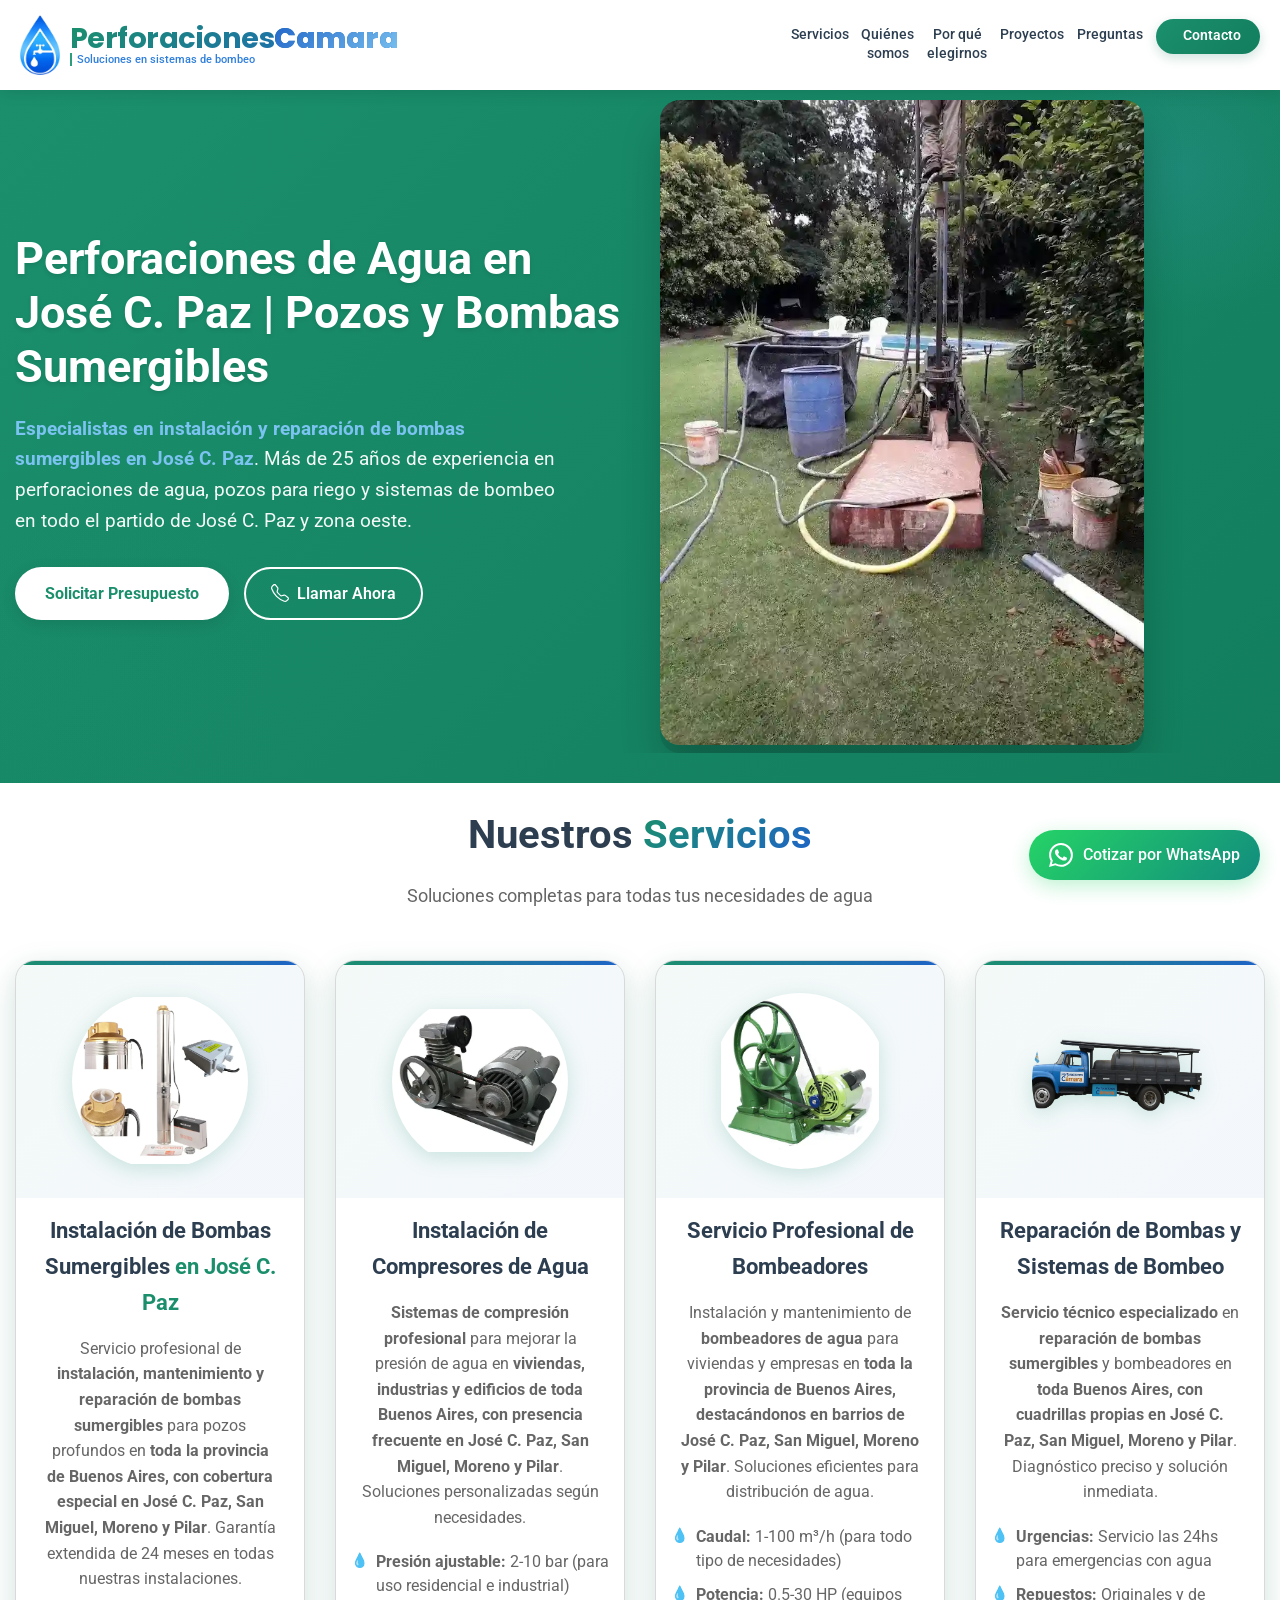
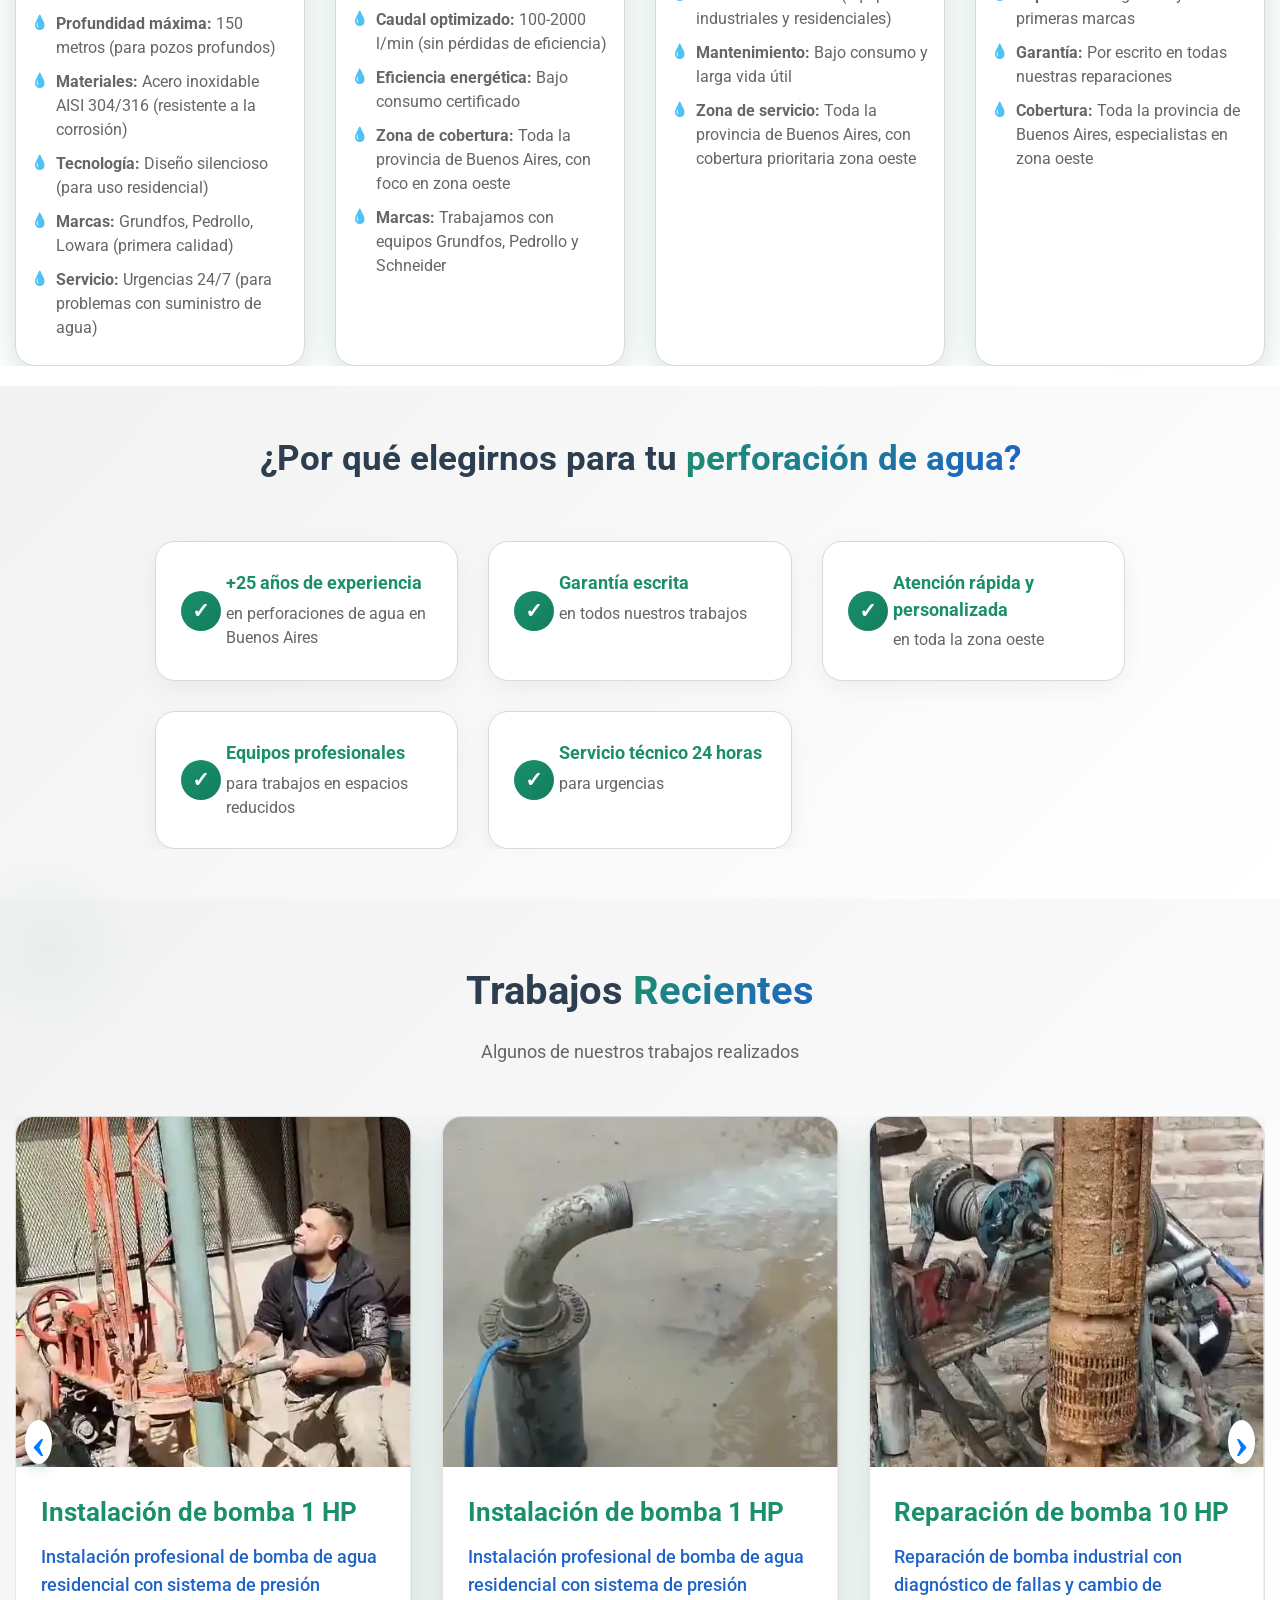
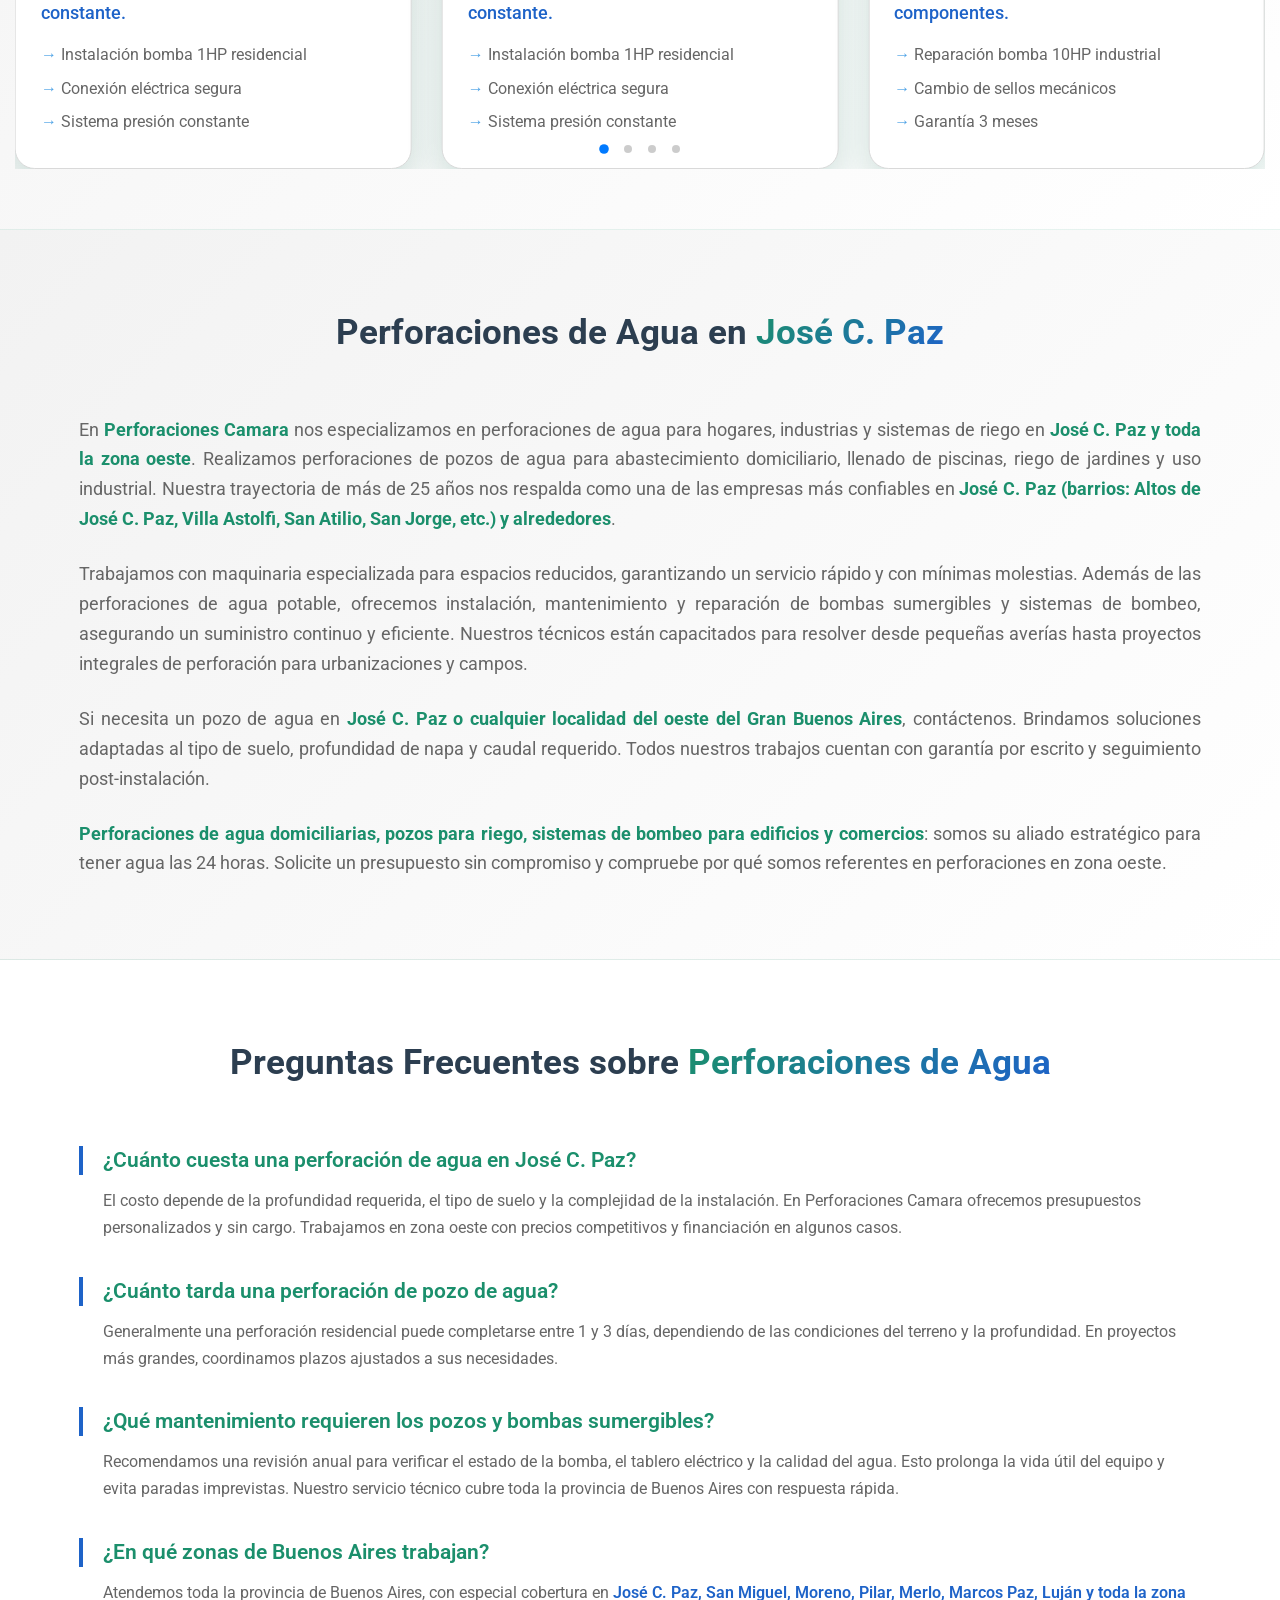
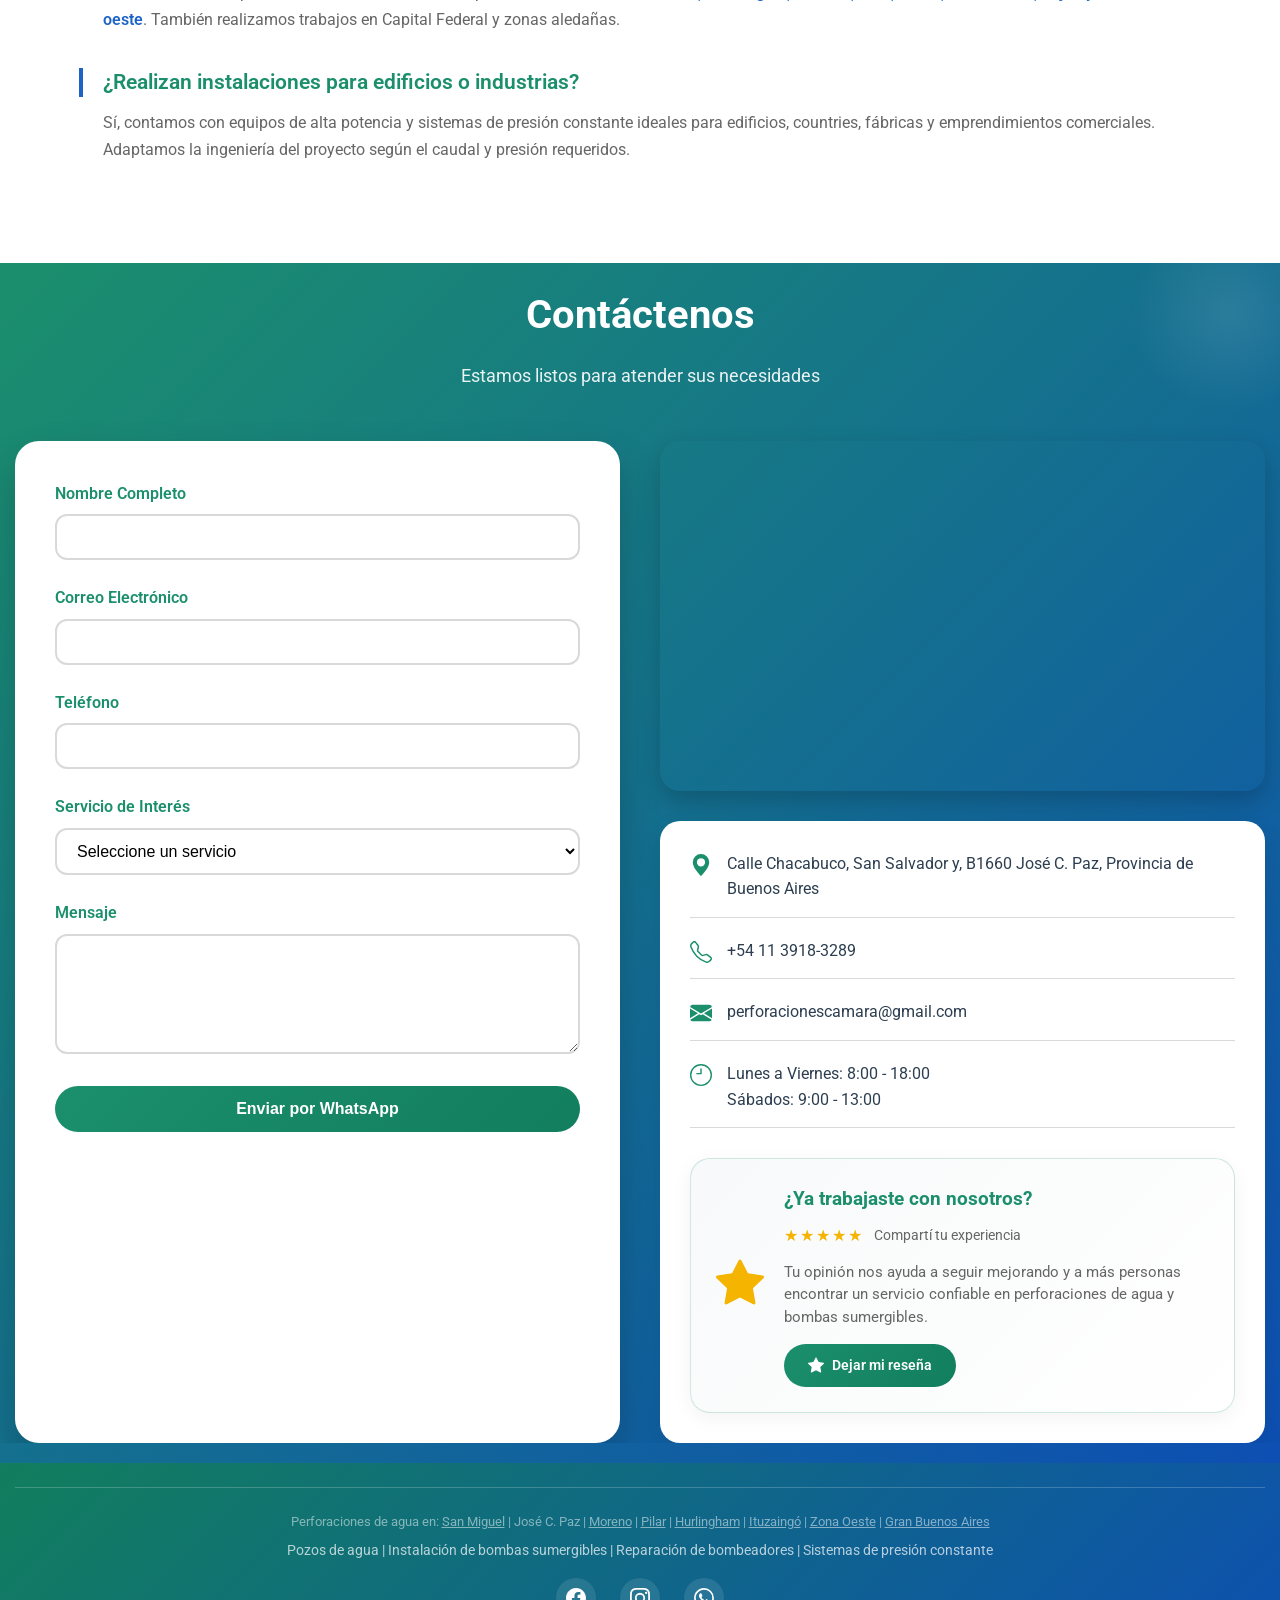
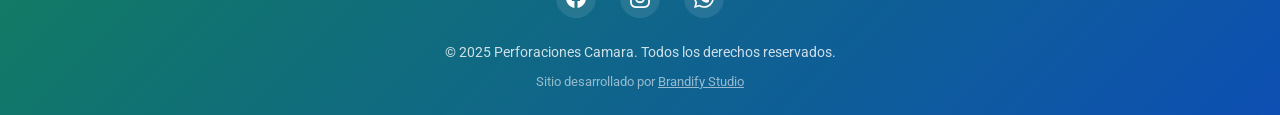
<file: jose-c-paz/index.html>
<!DOCTYPE html>
<html lang="es">
<head>
  <meta charset="UTF-8">
  <!-- TITLE para José C. Paz -->
  <title>Perforaciones de Agua en José C. Paz | Pozos y Bombas Sumergibles</title>
  
  <meta name="viewport" content="width=device-width, initial-scale=1.0">
  <meta name="description" content="Perforaciones Camara: Especialistas en perforación de pozos e instalación de bombas sumergibles en José C. Paz. Servicio técnico 24/7 con 25 años de experiencia. Cotización inmediata y garantía extendida.">
  <!-- keywords eliminadas (Google ya no las usa), mantenemos por compatibilidad pero sin peso SEO -->
  <meta name="geo.region" content="AR-B" />
  <meta name="geo.placename" content="Buenos Aires" />
  <meta name="geo.position" content="-34.4950097;-58.7896075" />
  <meta name="ICBM" content="-34.4950097, -58.7896075" />
  <meta name="location" content="Buenos Aires, Argentina">
  <meta http-equiv="content-language" content="es">
  <meta name="author" content="Perforaciones Camara">
  <meta name="robots" content="index, follow">

  <!-- RUTAS CORREGIDAS con ../ -->
  <link rel="stylesheet" href="../css/base.css">
  <link rel="stylesheet" href="../css/mobil.css">
  <link rel="stylesheet" href="../css/tablet.css">
  <link rel="stylesheet" href="https://cdn.jsdelivr.net/npm/swiper/swiper-bundle.min.css"/>
  
  <link rel="preconnect" href="https://fonts.googleapis.com">
  <link rel="preconnect" href="https://fonts.gstatic.com" crossorigin>
  <link rel="preconnect" href="https://cdn.jsdelivr.net">
  <link rel="preconnect" href="https://unpkg.com">
  <link rel="canonical" href="https://perforacionescamara.com.ar/jose-c-paz/" />
  <link href="https://fonts.googleapis.com/css2?family=Poppins:wght@400;500;600;700&family=Roboto:wght@400;500&display=swap" rel="stylesheet">

  <script type="application/ld+json">
  {
    "@context": "https://schema.org",
    "@graph": [
      {
        "@type": "LocalBusiness",
        "name": "Perforaciones Camara",
        "image": "https://perforacionescamara.com.ar/img/logo.webp",
        "telephone": "+541161022419",
        "email": "perforacionescamara@gmail.com",
        "address": {
          "@type": "PostalAddress",
          "streetAddress": "Calle Chacabuco",
          "addressLocality": "José C. Paz",
          "addressRegion": "Buenos Aires",
          "postalCode": "1665",
          "addressCountry": "AR"
        },
        "geo": {
          "@type": "GeoCoordinates",
          "latitude": "-34.4950097",
          "longitude": "-58.7896075"
        },
        "openingHoursSpecification": [
          {
            "@type": "OpeningHoursSpecification",
            "dayOfWeek": ["Monday", "Tuesday", "Wednesday", "Thursday", "Friday"],
            "opens": "08:00",
            "closes": "18:00"
          },
          {
            "@type": "OpeningHoursSpecification",
            "dayOfWeek": "Saturday",
            "opens": "09:00",
            "closes": "13:00"
          }
        ],
        "priceRange": "$$",
        "sameAs": [
          "https://www.facebook.com/profile.php?id=100032500175894",
          "https://www.instagram.com/perforaciones.camara/"
        ],
        "areaServed": [
          {
            "@type": "City",
            "name": "José C. Paz"
          }
        ],
        "hasMap": "https://maps.app.goo.gl/XM9p6diacPf7K8zP7"
      },
      {
        "@type": "FAQPage",
        "mainEntity": [
          {
            "@type": "Question",
            "name": "¿Cuánto cuesta una perforación de agua en José C. Paz?",
            "acceptedAnswer": {
              "@type": "Answer",
              "text": "El costo depende de la profundidad requerida, el tipo de suelo y la complejidad de la instalación. En Perforaciones Camara ofrecemos presupuestos personalizados y sin cargo. Trabajamos en zona oeste con precios competitivos y financiación en algunos casos."
            }
          },
          {
            "@type": "Question",
            "name": "¿Cuánto tarda una perforación de pozo de agua?",
            "acceptedAnswer": {
              "@type": "Answer",
              "text": "Generalmente una perforación residencial puede completarse entre 1 y 3 días, dependiendo de las condiciones del terreno y la profundidad. En proyectos más grandes, coordinamos plazos ajustados a sus necesidades."
            }
          },
          {
            "@type": "Question",
            "name": "¿Qué mantenimiento requieren los pozos y bombas sumergibles?",
            "acceptedAnswer": {
              "@type": "Answer",
              "text": "Recomendamos una revisión anual para verificar el estado de la bomba, el tablero eléctrico y la calidad del agua. Esto prolonga la vida útil del equipo y evita paradas imprevistas. Nuestro servicio técnico cubre toda la provincia de Buenos Aires con respuesta rápida."
            }
          },
          {
            "@type": "Question",
            "name": "¿En qué zonas de Buenos Aires trabajan?",
            "acceptedAnswer": {
              "@type": "Answer",
              "text": "Atendemos toda la provincia de Buenos Aires, con especial cobertura en José C. Paz, San Miguel, Moreno, Pilar, Merlo, Marcos Paz, Luján y toda la zona oeste. También realizamos trabajos en Capital Federal y zonas aledañas."
            }
          },
          {
            "@type": "Question",
            "name": "¿Realizan instalaciones para edificios o industrias?",
            "acceptedAnswer": {
              "@type": "Answer",
              "text": "Sí, contamos con equipos de alta potencia y sistemas de presión constante ideales para edificios, countries, fábricas y emprendimientos comerciales. Adaptamos la ingeniería del proyecto según el caudal y presión requeridos."
            }
          }
        ]
      }
    ]
  }
  </script>

</head>
<body>
  <!-- Header/Navbar -->
  <header class="header">
    <div class="container">
      <a href="https://perforacionescamara.com.ar" class="logo">
        <div class="logo-image">
          <img src="../img/logo.webp" 
               alt="Perforaciones Camara especialistas en perforaciones de agua y bombas sumergibles en José C. Paz"
               width="200">
        </div>
        <div class="logo-info">
          <div class="logo-text">Perforaciones<span>Camara</span></div>
          <div class="logo-slogan">Soluciones en sistemas de bombeo</div>
        </div>
      </a>
      
      <nav class="navbar" aria-label="Navegación principal">
        <ul class="nav-links">
          <li class="nav-item">
            <a href="#servicios" class="nav-link">Servicios</a>
          </li>
          <li class="nav-item">
            <a href="#quienes-somos" class="nav-link">Quiénes<br>somos</a>
          </li>
          <li class="nav-item">
            <a href="#porque-elegirnos" class="nav-link">Por qué<br>elegirnos</a>
          </li>
          <li class="nav-item">
            <a href="#proyectos" class="nav-link">Proyectos</a>
          </li>
          <li class="nav-item">
            <a href="#preguntas-frecuentes" class="nav-link">Preguntas</a>
          </li>
          <li class="nav-item">
            <a href="#contacto" class="btn-nav nav-link">
              <i class="fas fa-phone-alt"></i> Contacto
            </a>
          </li>
        </ul>
      </nav>
      
      <div class="mobile-menu-btn">
        <span></span>
        <span></span>
        <span></span>
      </div>
    </div>
  </header>

  <!-- Overlay para cerrar menú móvil -->
  <div class="navbar-overlay"></div>

  <nav class="breadcrumbs" aria-label="Ruta de navegación">
    <ol itemscope itemtype="https://schema.org/BreadcrumbList">
      <li itemprop="itemListElement" itemscope itemtype="https://schema.org/ListItem">
        <a itemprop="item" href="https://www.perforacionescamara.com.ar">
          <span itemprop="name">Inicio</span>
        </a>
        <meta itemprop="position" content="1" />
      </li>
      <li itemprop="itemListElement" itemscope itemtype="https://schema.org/ListItem">
        <span itemprop="name">Servicios</span>
        <meta itemprop="position" content="2" />
      </li>
    </ol>
  </nav>
  
  <main>
    <!-- Hero Section -->
    <section class="hero">
      <div class="container">
        <div class="hero-content">
          <!-- H1 para José C. Paz -->
          <h1>Perforaciones de Agua en José C. Paz | Pozos y Bombas Sumergibles</h1>
          <p><strong>Especialistas en instalación y reparación de bombas sumergibles en José C. Paz</strong>. Más de 25 años de experiencia en perforaciones de agua, pozos para riego y sistemas de bombeo en todo el partido de José C. Paz y zona oeste.</p>
          <div class="hero-buttons">
            <a href="#contacto" class="btn-primary">Solicitar Presupuesto</a>
            <a href="tel:+541139183289" class="btn-secondary">
              <svg xmlns="http://www.w3.org/2000/svg" width="16" height="16" fill="currentColor" viewBox="0 0 16 16">
                <path d="M3.654 1.328a.678.678 0 0 0-1.015-.063L1.605 2.3c-.483.484-.661 1.169-.45 1.77a17.6 17.6 0 0 0 4.168 6.608 17.6 17.6 0 0 0 6.608 4.168c.601.211 1.286.033 1.77-.45l1.034-1.034a.678.678 0 0 0-.063-1.015l-2.307-1.794a.678.678 0 0 0-.58-.122l-2.19.547a1.75 1.75 0 0 1-1.657-.459L5.482 8.062a1.75 1.75 0 0 1-.46-1.657l.548-2.19a.678.678 0 0 0-.122-.58L3.654 1.328zM1.884.511a1.745 1.745 0 0 1 2.612.163L6.29 2.98c.329.423.445.974.315 1.494l-.547 2.19a.68.68 0 0 0 .178.643l2.457 2.457a.68.68 0 0 0 .644.178l2.189-.547a1.75 1.75 0 0 1 1.494.315l2.306 1.794c.829.645.905 1.87.163 2.611l-1.034 1.034c-.74.74-1.846 1.065-2.877.702a18.6 18.6 0 0 1-7.01-4.42 18.6 18.6 0 0 1-4.42-7.009c-.362-1.03-.037-2.137.703-2.877L1.885.511z"/>
              </svg>
              Llamar Ahora
            </a>
          </div>
        </div>
        <div class="hero-image">
          <img src="../img/perforaciones-de-agua-buenos-aires-zona-oeste.webp"
               alt="Instalación profesional de bomba sumergible en José C. Paz y zona oeste"
               width="800"
               fetchpriority="high">
        </div>
      </div>
    </section>

    <!-- Servicios -->
    <section id="servicios" class="services">
      <div class="container">
        <div class="section-header">
          <h2>Nuestros <span>Servicios</span></h2>
          <p>Soluciones completas para todas tus necesidades de agua</p>
        </div>
        <div class="services-grid">
          <div class="service-card" itemscope itemtype="http://schema.org/Service">
            <div class="service-icon">
              <img src="../img/instalacion-bomba-sumergible-san-miguel-jose-c-paz.webp" 
                  alt="instalación y reparación de bombas sumergibles en José C. Paz y zona oeste" 
                  loading="lazy"
                  width="100"
                  height="100"
                  itemprop="image">
            </div>
            
            <h3 itemprop="name">Instalación de Bombas Sumergibles <strong>en José C. Paz</strong></h3>
            
            <div itemprop="description">
              <p>Servicio profesional de <strong>instalación, mantenimiento y reparación de bombas sumergibles</strong> para pozos profundos en <strong>toda la provincia de Buenos Aires, con cobertura especial en José C. Paz, San Miguel, Moreno y Pilar</strong>. Garantía extendida de 24 meses en todas nuestras instalaciones.</p>
            </div>
            
            <button class="features-toggle">▼ Ver características</button>
            
            <ul class="service-features">
              <li itemprop="feature" itemscope itemtype="http://schema.org/PropertyValue">
                <strong><span itemprop="name">Profundidad máxima:</span></strong> 
                <span itemprop="value">150 metros</span> (para pozos profundos)
              </li>
              <li itemprop="feature" itemscope itemtype="http://schema.org/PropertyValue">
                <strong><span itemprop="name">Materiales:</span></strong> 
                <span itemprop="value">Acero inoxidable AISI 304/316</span> (resistente a la corrosión)
              </li>
              <li itemprop="feature" itemscope itemtype="http://schema.org/PropertyValue">
                <strong><span itemprop="name">Tecnología:</span></strong> 
                <span itemprop="value">Diseño silencioso</span> (para uso residencial)
              </li>
              <li itemprop="feature" itemscope itemtype="http://schema.org/PropertyValue">
                <strong><span itemprop="name">Marcas:</span></strong>
                <span itemprop="value">Grundfos, Pedrollo, Lowara</span> (primera calidad)
              </li>
              <li itemprop="feature" itemscope itemtype="http://schema.org/PropertyValue">
                <strong><span itemprop="name">Servicio:</span></strong>
                <span itemprop="value">Urgencias 24/7</span> (para problemas con suministro de agua)
              </li>
            </ul>
          </div>
          
          <div class="service-card" itemscope itemtype="http://schema.org/Service">
            <div class="service-icon">
              <img src="../img/compresor-agua-presion-constante-zona-oeste.webp" 
                  alt="instalación de compresores de agua para presión constante en José C. Paz y zona oeste" 
                  loading="lazy"
                  width="100"
                  height="100">
            </div>
            <h3>Instalación de Compresores de Agua</h3>
            <p><strong>Sistemas de compresión profesional</strong> para mejorar la presión de agua en <strong>viviendas, industrias y edificios de toda Buenos Aires, con presencia frecuente en José C. Paz, San Miguel, Moreno y Pilar</strong>. Soluciones personalizadas según necesidades.</p>
            
            <button class="features-toggle">▼ Ver características</button>
            
            <ul class="service-features">
              <li><strong>Presión ajustable:</strong> 2-10 bar (para uso residencial e industrial)</li>
              <li><strong>Caudal optimizado:</strong> 100-2000 l/min (sin pérdidas de eficiencia)</li>
              <li><strong>Eficiencia energética:</strong> Bajo consumo certificado</li>
              <li><strong>Zona de cobertura:</strong> Toda la provincia de Buenos Aires, con foco en zona oeste</li>
              <li><strong>Marcas:</strong> Trabajamos con equipos Grundfos, Pedrollo y Schneider</li>
            </ul>
          </div>

          <div class="service-card" itemscope itemtype="http://schema.org/Service">
            <div class="service-icon">
              <img src="../img/reparacion-bombeadores-moreno-pilar.webp" 
                  alt="servicio técnico de bombeadores en José C. Paz y toda la zona oeste" 
                  loading="lazy"
                  width="100"
                  height="100">
            </div>
            <h3>Servicio Profesional de Bombeadores</h3>
            <p>Instalación y mantenimiento de <strong>bombeadores de agua</strong> para viviendas y empresas en <strong>toda la provincia de Buenos Aires, destacándonos en barrios de José C. Paz, San Miguel, Moreno y Pilar</strong>. Soluciones eficientes para distribución de agua.</p>
            
            <button class="features-toggle">▼ Ver características</button>
            
            <ul class="service-features">
              <li><strong>Caudal:</strong> 1-100 m³/h (para todo tipo de necesidades)</li>
              <li><strong>Potencia:</strong> 0.5-30 HP (equipos industriales y residenciales)</li>
              <li><strong>Mantenimiento:</strong> Bajo consumo y larga vida útil</li>
              <li><strong>Zona de servicio:</strong> Toda la provincia de Buenos Aires, con cobertura prioritaria zona oeste</li>
            </ul>
          </div>
          
          <div class="service-card" itemscope itemtype="http://schema.org/Service">
            <div class="service-icon">
              <img src="../img/servicio-tecnico-bombas-24hs-buenos-aires.webp" 
                  alt="reparación urgente de bombas sumergibles en José C. Paz 24 horas" 
                  loading="lazy"
                  width="100"
                  height="100">
            </div>
            <h3>Reparación de Bombas y Sistemas de Bombeo</h3>
            <p><strong>Servicio técnico especializado</strong> en <strong>reparación de bombas sumergibles</strong> y bombeadores en <strong>toda Buenos Aires, con cuadrillas propias en José C. Paz, San Miguel, Moreno y Pilar</strong>. Diagnóstico preciso y solución inmediata.</p>
            
            <button class="features-toggle">▼ Ver características</button>
            
            <ul class="service-features">
              <li><strong>Urgencias:</strong> Servicio las 24hs para emergencias con agua</li>
              <li><strong>Repuestos:</strong> Originales y de primeras marcas</li>
              <li><strong>Garantía:</strong> Por escrito en todas nuestras reparaciones</li>
              <li><strong>Cobertura:</strong> Toda la provincia de Buenos Aires, especialistas en zona oeste</li>
            </ul>
          </div>
        </div>
      </div>
    </section>

    <!-- ¿Por qué elegirnos? -->
    <section id="porque-elegirnos" class="trust-section">
      <div class="container">
        <h2>¿Por qué elegirnos para tu <span>perforación de agua?</span></h2>
        <ul class="trust-list">
          <li><strong>+25 años de experiencia</strong> en perforaciones de agua en Buenos Aires</li>
          <li><strong>Garantía escrita</strong> en todos nuestros trabajos</li>
          <li><strong>Atención rápida y personalizada</strong> en toda la zona oeste</li>
          <li><strong>Equipos profesionales</strong> para trabajos en espacios reducidos</li>
          <li><strong>Servicio técnico 24 horas</strong> para urgencias</li>
        </ul>
      </div>
    </section>
    
    <!-- Proyectos -->
    <section id="proyectos" class="projects">
      <div class="container">
        <div class="section-header">
          <h2>Trabajos <span>Recientes</span></h2>
          <p>Algunos de nuestros trabajos realizados</p>
        </div>
        
        <div class="swiper projects-swiper">
          <div class="swiper-wrapper">
            <div class="swiper-slide project-slide">
              <img src="../img/instalacion-bomba-1hp-residencial-san-miguel.webp" 
                   alt="instalación de bomba sumergible 1HP para uso residencial en José C. Paz"
                   width="400">
              <div class="project-info">
                <h3>Instalación de bomba 1 HP</h3>
                <p>Instalación profesional de bomba de agua residencial con sistema de presión constante.</p>
                <ul>
                  <li>Instalación bomba 1HP residencial</li>
                  <li>Conexión eléctrica segura</li>
                  <li>Sistema presión constante</li>
                </ul>              
              </div>
            </div>
            
            <div class="swiper-slide project-slide">
              <img src="../img/reparacion-bomba-10hp-industrial-jose-c-paz.webp" 
                   alt="reparación de bomba industrial 10HP en José C. Paz"
                   width="400">
              <div class="project-info">
                <h3>Reparación de bomba 10 HP</h3>
                <p>Reparación de bomba industrial con diagnóstico de fallas y cambio de componentes.</p>
                <ul>
                  <li>Reparación bomba 10HP industrial</li>
                  <li>Cambio de sellos mecánicos</li>
                  <li>Garantía 3 meses</li>
                </ul>
              </div>
            </div>
            
            <div class="swiper-slide project-slide">
              <img src="../img/instalacion-bomba-3hp-comercial-moreno.webp" 
                   alt="instalación de bomba sumergible 3HP para sistema hidroneumático en José C. Paz"
                   width="400">
              <div class="project-info">
                <h3>Instalación de bomba 3 HP</h3>
                <p>Sistema de bombeo para procesos manufactureros.</p>
                <ul>
                  <li>Instalación bomba 3HP comercial</li>
                  <li>Configuración hidroneumática</li>
                  <li>Pruebas de presión y garantía de funcionamiento sin interrupciones</li>
                </ul>
              </div>
            </div>

            <div class="swiper-slide project-slide">
              <img src="../img/instalacion-bomba-sumergible-pilar-zona-norte.webp" 
                   alt="instalación de bomba sumergible 1HP en José C. Paz"
                   width="400">
              <div class="project-info">
                <h3>Instalación de bomba 1 HP</h3>
                <p>Instalación profesional de bomba de agua residencial con sistema de presión constante.</p>
                <ul>
                  <li>Instalación bomba 1HP residencial</li>
                  <li>Conexión eléctrica segura</li>
                  <li>Sistema presión constante</li>
                </ul>              
              </div>
            </div>
          </div>
          <div class="swiper-pagination"></div>
          <div class="swiper-button-prev"></div>
          <div class="swiper-button-next"></div>
        </div>
      </div>
    </section>

    <!-- SECCIÓN QUIÉNES SOMOS -->
    <section id="quienes-somos" class="seo-content">
      <div class="container">
        <h2>Perforaciones de Agua en <span>José C. Paz</span></h2>
        <p>
          En <strong>Perforaciones Camara</strong> nos especializamos en perforaciones de agua para hogares, industrias y sistemas de riego en <strong>José C. Paz y toda la zona oeste</strong>. 
          Realizamos perforaciones de pozos de agua para abastecimiento domiciliario, llenado de piscinas, riego de jardines y uso industrial. 
          Nuestra trayectoria de más de 25 años nos respalda como una de las empresas más confiables en <strong>José C. Paz (barrios: Altos de José C. Paz, Villa Astolfi, San Atilio, San Jorge, etc.) y alrededores</strong>.
        </p>
        <p>
          Trabajamos con maquinaria especializada para espacios reducidos, garantizando un servicio rápido y con mínimas molestias. Además de las perforaciones de agua potable, ofrecemos instalación, mantenimiento y reparación de bombas sumergibles y sistemas de bombeo, asegurando un suministro continuo y eficiente. Nuestros técnicos están capacitados para resolver desde pequeñas averías hasta proyectos integrales de perforación para urbanizaciones y campos.
        </p>
        <p>
          Si necesita un pozo de agua en <strong>José C. Paz o cualquier localidad del oeste del Gran Buenos Aires</strong>, contáctenos. Brindamos soluciones adaptadas al tipo de suelo, profundidad de napa y caudal requerido. Todos nuestros trabajos cuentan con garantía por escrito y seguimiento post-instalación.
        </p>
        <p>
          <strong>Perforaciones de agua domiciliarias, pozos para riego, sistemas de bombeo para edificios y comercios</strong>: somos su aliado estratégico para tener agua las 24 horas. Solicite un presupuesto sin compromiso y compruebe por qué somos referentes en perforaciones en zona oeste.
        </p>
      </div>
    </section>

    <!-- SECCIÓN FAQ -->
    <section id="preguntas-frecuentes" class="faq-section">
      <div class="container">
        <h2>Preguntas Frecuentes sobre <span>Perforaciones de Agua</span></h2>
        
        <h3>¿Cuánto cuesta una perforación de agua en José C. Paz?</h3>
        <p>El costo depende de la profundidad requerida, el tipo de suelo y la complejidad de la instalación. En Perforaciones Camara ofrecemos presupuestos personalizados y sin cargo. Trabajamos en zona oeste con precios competitivos y financiación en algunos casos.</p>
        
        <h3>¿Cuánto tarda una perforación de pozo de agua?</h3>
        <p>Generalmente una perforación residencial puede completarse entre 1 y 3 días, dependiendo de las condiciones del terreno y la profundidad. En proyectos más grandes, coordinamos plazos ajustados a sus necesidades.</p>
        
        <h3>¿Qué mantenimiento requieren los pozos y bombas sumergibles?</h3>
        <p>Recomendamos una revisión anual para verificar el estado de la bomba, el tablero eléctrico y la calidad del agua. Esto prolonga la vida útil del equipo y evita paradas imprevistas. Nuestro servicio técnico cubre toda la provincia de Buenos Aires con respuesta rápida.</p>
        
        <h3>¿En qué zonas de Buenos Aires trabajan?</h3>
        <p>Atendemos toda la provincia de Buenos Aires, con especial cobertura en <strong>José C. Paz, San Miguel, Moreno, Pilar, Merlo, Marcos Paz, Luján y toda la zona oeste</strong>. También realizamos trabajos en Capital Federal y zonas aledañas.</p>
        
        <h3>¿Realizan instalaciones para edificios o industrias?</h3>
        <p>Sí, contamos con equipos de alta potencia y sistemas de presión constante ideales para edificios, countries, fábricas y emprendimientos comerciales. Adaptamos la ingeniería del proyecto según el caudal y presión requeridos.</p>
      </div>
    </section>

    <!-- Contacto -->
    <section id="contacto" class="contact">
      <div class="container">
        <div class="section-header">
          <h2>Contáctenos</h2>
          <p>Estamos listos para atender sus necesidades</p>
        </div>
        
        <div class="contact-grid">
          <div class="contact-form">
            <form id="contactForm">
              <div class="form-group">
                <label for="name">Nombre Completo</label>
                <input type="text" id="name" required>
              </div>
              
              <div class="form-group">
                <label for="email">Correo Electrónico</label>
                <input type="email" id="email" required>
              </div>
              
              <div class="form-group">
                <label for="phone">Teléfono</label>
                <input type="tel" id="phone" required>
              </div>
              
              <div class="form-group">
                <label for="service">Servicio de Interés</label>
                <select id="service" required>
                  <option value="">Seleccione un servicio</option>
                  <option value="bomba">Bomba Sumergible</option>
                  <option value="compresor">Compresor</option>
                  <option value="bombeador">Bombeador</option>
                  <option value="reparacion">Reparación</option>
                  <option value="otro">Otro</option>
                </select>
              </div>
              
              <div class="form-group">
                <label for="message">Mensaje</label>
                <textarea id="message" rows="4" required></textarea>
              </div>
              
              <button type="submit" class="btn-submit">Enviar por WhatsApp</button>
            </form>
          </div>
          
          <div class="contact-map">
            <div class="map-container">
              <iframe src="https://www.google.com/maps/embed?pb=!1m18!1m12!1m3!1d3288.3105803916956!2d-58.78960759999999!3d-34.4950097!2m3!1f0!2f0!3f0!3m2!1i1024!2i768!4f13.1!3m3!1m2!1s0x95bc997631d811b5%3A0x26855a58a3bdd645!2sPerforaciones%20camara!5e0!3m2!1ses!2sar!4v1747162366873!5m2!1ses!2sar" 
                      width="100%" 
                      height="100%" 
                      style="border:0;" 
                      allowfullscreen="" 
                      loading="lazy" 
                      referrerpolicy="no-referrer-when-downgrade"
                      title="Ubicación de Perforaciones Cámara en José C. Paz"></iframe>
            </div>
            
            <div class="contact-info">
              <div class="info-item">
                <svg xmlns="http://www.w3.org/2000/svg" width="24" height="24" fill="currentColor" viewBox="0 0 16 16">
                  <path d="M8 16s6-5.686 6-10A6 6 0 0 0 2 6c0 4.314 6 10 6 10zm0-7a3 3 0 1 1 0-6 3 3 0 0 1 0 6z"/>
                </svg>
                <p>
                  <a href="https://maps.app.goo.gl/XM9p6diacPf7K8zP7" 
                    target="_blank" 
                    rel="noopener noreferrer"
                    class="contact-link">
                    Calle Chacabuco, San Salvador y, B1660 José C. Paz, Provincia de Buenos Aires
                  </a>
                </p>
              </div>
              
              <div class="info-item">
                <svg xmlns="http://www.w3.org/2000/svg" width="24" height="24" fill="currentColor" viewBox="0 0 16 16">
                  <path d="M3.654 1.328a.678.678 0 0 0-1.015-.063L1.605 2.3c-.483.484-.661 1.169-.45 1.77a17.6 17.6 0 0 0 4.168 6.608 17.6 17.6 0 0 0 6.608 4.168c.601.211 1.286.033 1.77-.45l1.034-1.034a.678.678 0 0 0-.063-1.015l-2.307-1.794a.678.678 0 0 0-.58-.122l-2.19.547a1.75 1.75 0 0 1-1.657-.459L5.482 8.062a1.75 1.75 0 0 1-.46-1.657l.548-2.19a.678.678 0 0 0-.122-.58L3.654 1.328zM1.884.511a1.745 1.745 0 0 1 2.612.163L6.29 2.98c.329.423.445.974.315 1.494l-.547 2.19a.68.68 0 0 0 .178.643l2.457 2.457a.68.68 0 0 0 .644.178l2.189-.547a1.75 1.75 0 0 1 1.494.315l2.306 1.794c.829.645.905 1.87.163 2.611l-1.034 1.034c-.74.74-1.846 1.065-2.877.702a18.6 18.6 0 0 1-7.01-4.42 18.6 18.6 0 0 1-4.42-7.009c-.362-1.03-.037-2.137.703-2.877L1.885.511z"/>
                </svg>
                <p><a href="tel:+541139183289" class="contact-link">+54 11 3918-3289</a></p>
              </div>
              
              <div class="info-item">
                <svg xmlns="http://www.w3.org/2000/svg" width="24" height="24" fill="currentColor" viewBox="0 0 16 16">
                  <path d="M.05 3.555A2 2 0 0 1 2 2h12a2 2 0 0 1 1.95 1.555L8 8.414.05 3.555ZM0 4.697v7.104l5.803-3.558L0 4.697ZM6.761 8.83l-6.57 4.027A2 2 0 0 0 2 14h12a2 2 0 0 0 1.808-1.144l-6.57-4.027L8 9.586l-1.239-.757Zm3.436-.586L16 11.801V4.697l-5.803 3.546Z"/>
                </svg>
                <p><a href="mailto:perforacionescamara@gmail.com" class="contact-link">perforacionescamara@gmail.com</a></p>
              </div>
              
              <div class="info-item">
                <svg xmlns="http://www.w3.org/2000/svg" width="24" height="24" fill="currentColor" viewBox="0 0 16 16">
                  <path d="M8 1a7 7 0 1 0 0 14A7 7 0 0 0 8 1zm0-1a8 8 0 1 1 0 16A8 8 0 0 1 8 0z"/>
                  <path d="M8 3a.5.5 0 0 1 .5.5v3.5a.5.5 0 0 1-.5.5H5a.5.5 0 0 1 0-1h2.5V3.5A.5.5 0 0 1 8 3z"/>
                </svg>
                <p>Lunes a Viernes: 8:00 - 18:00<br>Sábados: 9:00 - 13:00</p>
              </div>

              <div class="reviews-cta">
                <div class="reviews-icon">
                  <svg xmlns="http://www.w3.org/2000/svg" width="32" height="32" fill="currentColor" viewBox="0 0 16 16">
                    <path d="M3.612 15.443c-.386.198-.824-.149-.746-.592l.83-4.73L.173 6.765c-.329-.314-.158-.888.283-.95l4.898-.696L7.538.792c.197-.39.73-.39.927 0l2.184 4.327 4.898.696c.441.062.612.636.282.95l-3.522 3.356.83 4.73c.078.443-.36.79-.746.592L8 13.187l-4.389 2.256z"/>
                  </svg>
                </div>
                <div class="reviews-content">
                  <h3>¿Ya trabajaste con nosotros?</h3>
                  <div class="rating">
                    <span class="stars">★★★★★</span>
                    <span class="rating-text">Compartí tu experiencia</span>
                  </div>
                  <p>Tu opinión nos ayuda a seguir mejorando y a más personas encontrar un servicio confiable en perforaciones de agua y bombas sumergibles.</p>
                  <a href="https://g.page/r/CUXWvaNYWoUmEAE/review" 
                    target="_blank" 
                    rel="noopener noreferrer" 
                    class="btn-reviews">
                    <svg xmlns="http://www.w3.org/2000/svg" width="18" height="18" fill="currentColor" viewBox="0 0 16 16">
                      <path d="M3.612 15.443c-.386.198-.824-.149-.746-.592l.83-4.73L.173 6.765c-.329-.314-.158-.888.283-.95l4.898-.696L7.538.792c.197-.39.73-.39.927 0l2.184 4.327 4.898.696c.441.062.612.636.282.95l-3.522 3.356.83 4.73c.078.443-.36.79-.746.592L8 13.187l-4.389 2.256z"/>
                    </svg>
                    Dejar mi reseña
                  </a>
                </div>
              </div>
            </div>
          </div>
        </div>
      </div>
    </section>

    <script src="../js/script.js"></script>
    <script src="https://cdn.jsdelivr.net/npm/swiper@8/swiper-bundle.min.js" defer></script>
  </main>

 <!-- Footer -->
  <footer class="footer" itemscope itemtype="http://schema.org/LocalBusiness">
    <div class="container">
      <div class="footer-seo">
        <p class="credits">
          Perforaciones de agua en: 
          <a href="/san-miguel/">San Miguel</a> | 
          José C. Paz | 
          <a href="/moreno/">Moreno</a> | 
          <a href="/pilar/">Pilar</a> | 
          <a href="/hurlingham/">Hurlingham</a> | 
          <a href="/ituzaingo/">Ituzaingó</a> | 
          <a href="/zona-oeste/">Zona Oeste</a>  | 
          <a href="/gran-buenos-aires/">Gran Buenos Aires</a> 
        </p>
        <p>
          Pozos de agua | Instalación de bombas sumergibles | Reparación de bombeadores | Sistemas de presión constante
        </p>
      </div>

      <div itemprop="name" style="display:none">Perforaciones Camara</div>
      <div class="social-links">
        <a href="https://www.facebook.com/profile.php?id=100032500175894" class="facebook" aria-label="Facebook">
          <svg xmlns="http://www.w3.org/2000/svg" width="20" height="20" fill="currentColor" viewBox="0 0 16 16">
            <path d="M16 8.049c0-4.446-3.582-8.05-8-8.05C3.58 0-.002 3.603-.002 8.05c0 4.017 2.926 7.347 6.75 7.951v-5.625h-2.03V8.05H6.75V6.275c0-2.017 1.195-3.131 3.022-3.131.876 0 1.791.157 1.791.157v1.98h-1.009c-.993 0-1.303.621-1.303 1.258v1.51h2.218l-.354 2.326H9.25V16c3.824-.604 6.75-3.934 6.75-7.951z"/>
          </svg>
        </a>
        <a href="https://www.instagram.com/perforaciones.camara/" class="instagram" aria-label="Instagram">
          <svg xmlns="http://www.w3.org/2000/svg" width="20" height="20" fill="currentColor" viewBox="0 0 16 16">
            <path d="M8 0C5.829 0 5.556.01 4.703.048 3.85.088 3.269.222 2.76.42a3.92 3.92 0 0 0-1.417.923A3.92 3.92 0 0 0 .42 2.76C.222 3.268.087 3.85.048 4.7.01 5.555 0 5.827 0 8.001c0 2.172.01 2.444.048 3.297.04.852.174 1.433.372 1.942.205.526.478.972.923 1.417.444.445.89.719 1.416.923.51.198 1.09.332 1.942.372.853.037 1.125.048 3.298.048 2.173 0 2.445-.01 3.298-.048.852-.04 1.433-.174 1.941-.372a3.92 3.92 0 0 0 1.417-.923c.445-.445.719-.891.923-1.416.198-.51.332-1.09.372-1.941.037-.853.048-1.125.048-3.298 0-2.173-.01-2.445-.048-3.298-.04-.852-.174-1.433-.372-1.941a3.92 3.92 0 0 0-.923-1.417A3.92 3.92 0 0 0 13.24.42c-.51-.198-1.09-.332-1.941-.372C10.445.01 10.173 0 8 0zm0 1.44c2.136 0 2.39.01 3.233.048.78.036 1.203.166 1.485.276.374.145.64.319.92.599.28.28.453.546.598.92.11.281.24.705.276 1.485.037.843.048 1.097.048 3.233 0 2.136-.01 2.39-.048 3.233-.036.78-.166 1.203-.276 1.485-.145.374-.319.64-.599.92-.28.28-.546.453-.92.598-.281.11-.705.24-1.485.276-.843.037-1.097.048-3.233.048-2.136 0-2.39-.01-3.233-.048-.78-.036-1.203-.166-1.485-.276a3.92 3.92 0 0 1-.92-.599 3.92 3.92 0 0 1-.598-.92c-.11-.281-.24-.705-.276-1.485C1.45 10.39 1.44 10.136 1.44 8c0-2.136.01-2.39.048-3.233.036-.78.166-1.203.276-1.485.145-.374.319-.64.599-.92.28-.28.546-.453.92-.598.281-.11.705-.24 1.485-.276C5.61 1.45 5.864 1.44 8 1.44zm0 2.452a4.108 4.108 0 1 0 0 8.216 4.108 4.108 0 0 0 0-8.216zm0 1.44a2.667 2.667 0 1 1 0 5.334 2.667 2.667 0 0 1 0-5.334zm5.855-1.44a.96.96 0 1 0-1.92 0 .96.96 0 0 0 1.92 0z"/>
          </svg>
        </a>
        <a href="https://wa.me/541139183289" class="whatsapp" aria-label="WhatsApp">
          <svg xmlns="http://www.w3.org/2000/svg" width="20" height="20" fill="currentColor" viewBox="0 0 16 16">
            <path d="M13.601 2.326A7.854 7.854 0 0 0 7.994 0C3.627 0 .068 3.558.064 7.926c0 1.399.366 2.76 1.057 3.965L0 16l4.204-1.102a7.933 7.933 0 0 0 3.79.965h.004c4.368 0 7.926-3.558 7.93-7.93A7.898 7.898 0 0 0 13.6 2.326zM7.994 14.521a6.573 6.573 0 0 1-3.356-.92l-.24-.144-2.494.654.666-2.433-.156-.251a6.56 6.56 0 0 1-1.007-3.505c0-3.626 2.957-6.584 6.591-6.584a6.56 6.56 0 0 1 4.66 1.931 6.557 6.557 0 0 1 1.928 4.66c-.004 3.639-2.961 6.592-6.592 6.592zm3.615-4.934c-.197-.099-1.17-.578-1.353-.646-.182-.065-.315-.099-.445.099-.133.197-.513.646-.627.775-.114.133-.232.148-.43.05-.197-.1-.836-.308-1.592-.985-.59-.525-.985-1.175-1.103-1.372-.114-.198-.011-.304.088-.403.087-.088.197-.232.296-.346.1-.114.133-.198.198-.33.065-.134.034-.248-.015-.347-.05-.099-.445-1.076-.612-1.47-.16-.389-.323-.335-.445-.34-.114-.007-.247-.007-.38-.007a.729.729 0 0 0-.529.247c-.182.198-.691.677-.691 1.654 0 .977.71 1.916.81 2.049.098.133 1.394 2.132 3.383 2.992.47.205.84.326 1.129.418.475.152.904.129 1.246.08.38-.058 1.171-.48 1.338-.943.164-.464.164-.86.114-.943-.049-.084-.182-.133-.38-.232z"/>
          </svg>
        </a>
      </div>

      <div class="footer-info">
        <p>&copy; 2025 Perforaciones Camara. Todos los derechos reservados.</p>
        <p class="credits">Sitio desarrollado por <a href="https://www.instagram.com/brandify_studio_ar/">Brandify Studio</a></p>
      </div>
    </div>
  </footer>

  <!-- Botón WhatsApp Flotante -->
  <a href="https://wa.me/541139183289?text=Hola%20Perforaciones%20Camara,%20quisiera%20consultar%20por%20perforaciones%20de%20agua%20en%20Jos%C3%A9%20C.%20Paz" 
  class="whatsapp-float" 
  aria-label="Consultar por perforaciones de agua en José C. Paz vía WhatsApp">
    <svg xmlns="http://www.w3.org/2000/svg" width="24" height="24" fill="currentColor" viewBox="0 0 16 16">
      <path d="M13.601 2.326A7.854 7.854 0 0 0 7.994 0C3.627 0 .068 3.558.064 7.926c0 1.399.366 2.76 1.057 3.965L0 16l4.204-1.102a7.933 7.933 0 0 0 3.79.965h.004c4.368 0 7.926-3.558 7.93-7.93A7.898 7.898 0 0 0 13.6 2.326zM7.994 14.521a6.573 6.573 0 0 1-3.356-.92l-.24-.144-2.494.654.666-2.433-.156-.251a6.56 6.56 0 0 1-1.007-3.505c0-3.626 2.957-6.584 6.591-6.584a6.56 6.56 0 0 1 4.66 1.931 6.557 6.557 0 0 1 1.928 4.66c-.004 3.639-2.961 6.592-6.592 6.592zm3.615-4.934c-.197-.099-1.17-.578-1.353-.646-.182-.065-.315-.099-.445.099-.133.197-.513.646-.627.775-.114.133-.232.148-.43.05-.197-.1-.836-.308-1.592-.985-.59-.525-.985-1.175-1.103-1.372-.114-.198-.011-.304.088-.403.087-.088.197-.232.296-.346.1-.114.133-.198.198-.33.065-.134.034-.248-.015-.347-.05-.099-.445-1.076-.612-1.47-.16-.389-.323-.335-.445-.34-.114-.007-.247-.007-.38-.007a.729.729 0 0 0-.529.247c-.182.198-.691.677-.691 1.654 0 .977.71 1.916.81 2.049.098.133 1.394 2.132 3.383 2.992.47.205.84.326 1.129.418.475.152.904.129 1.246.08.38-.058 1.171-.48 1.338-.943.164-.464.164-.86.114-.943-.049-.084-.182-.133-.38-.232z"/>
    </svg>
    <span>Cotizar por WhatsApp</span>
  </a>

</body>
</html>
</file>
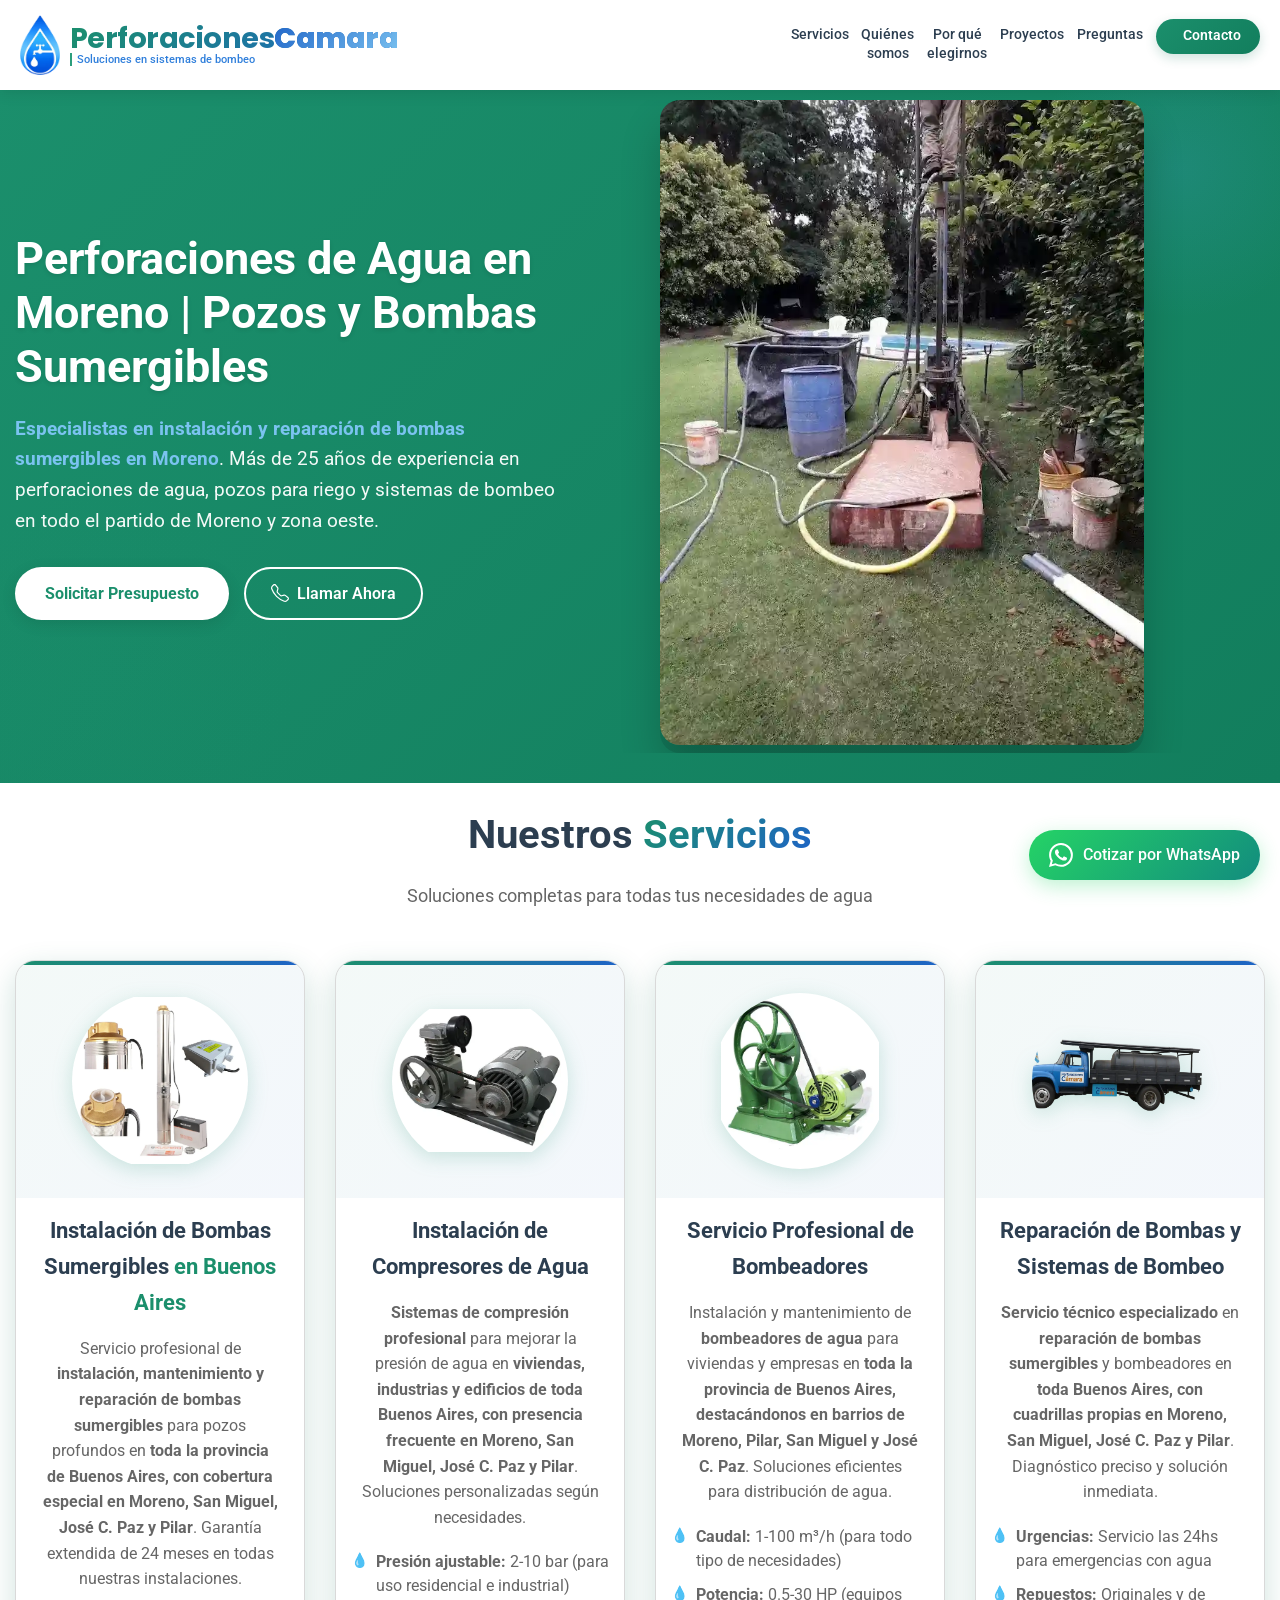
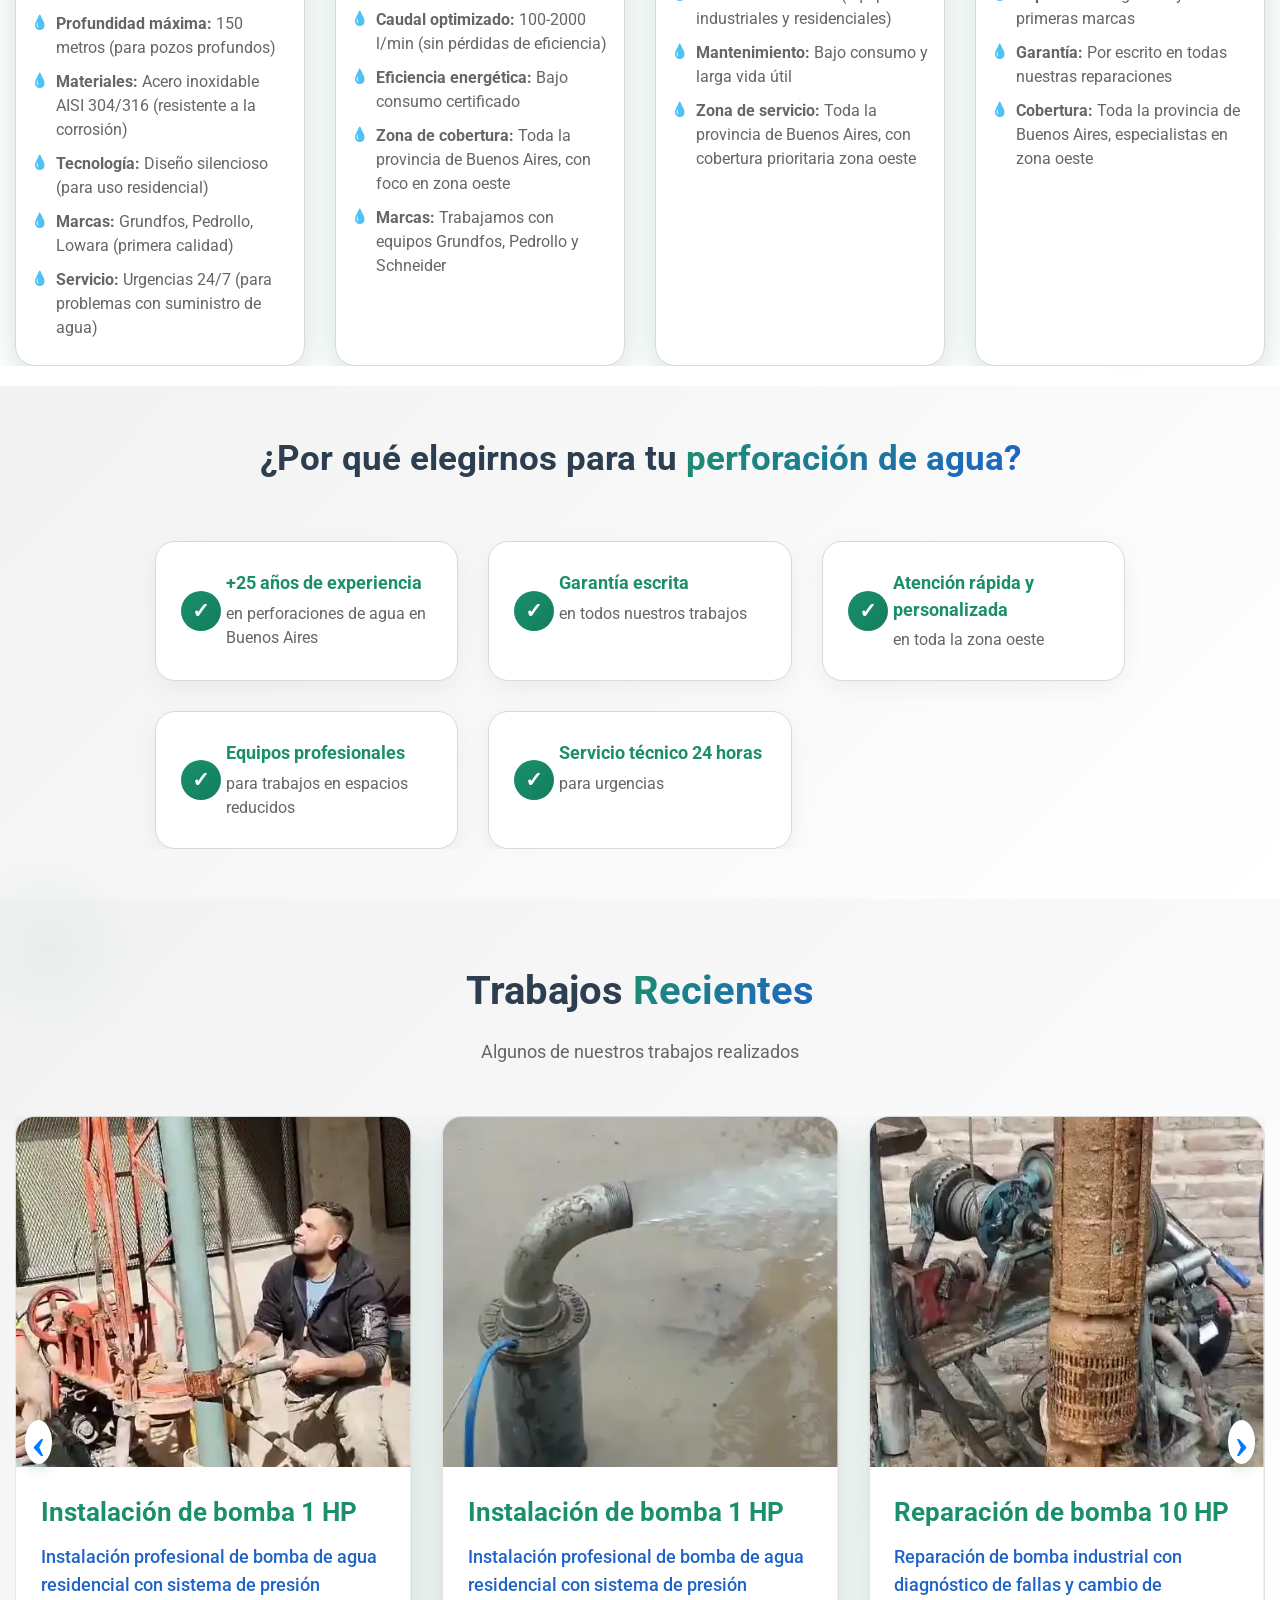
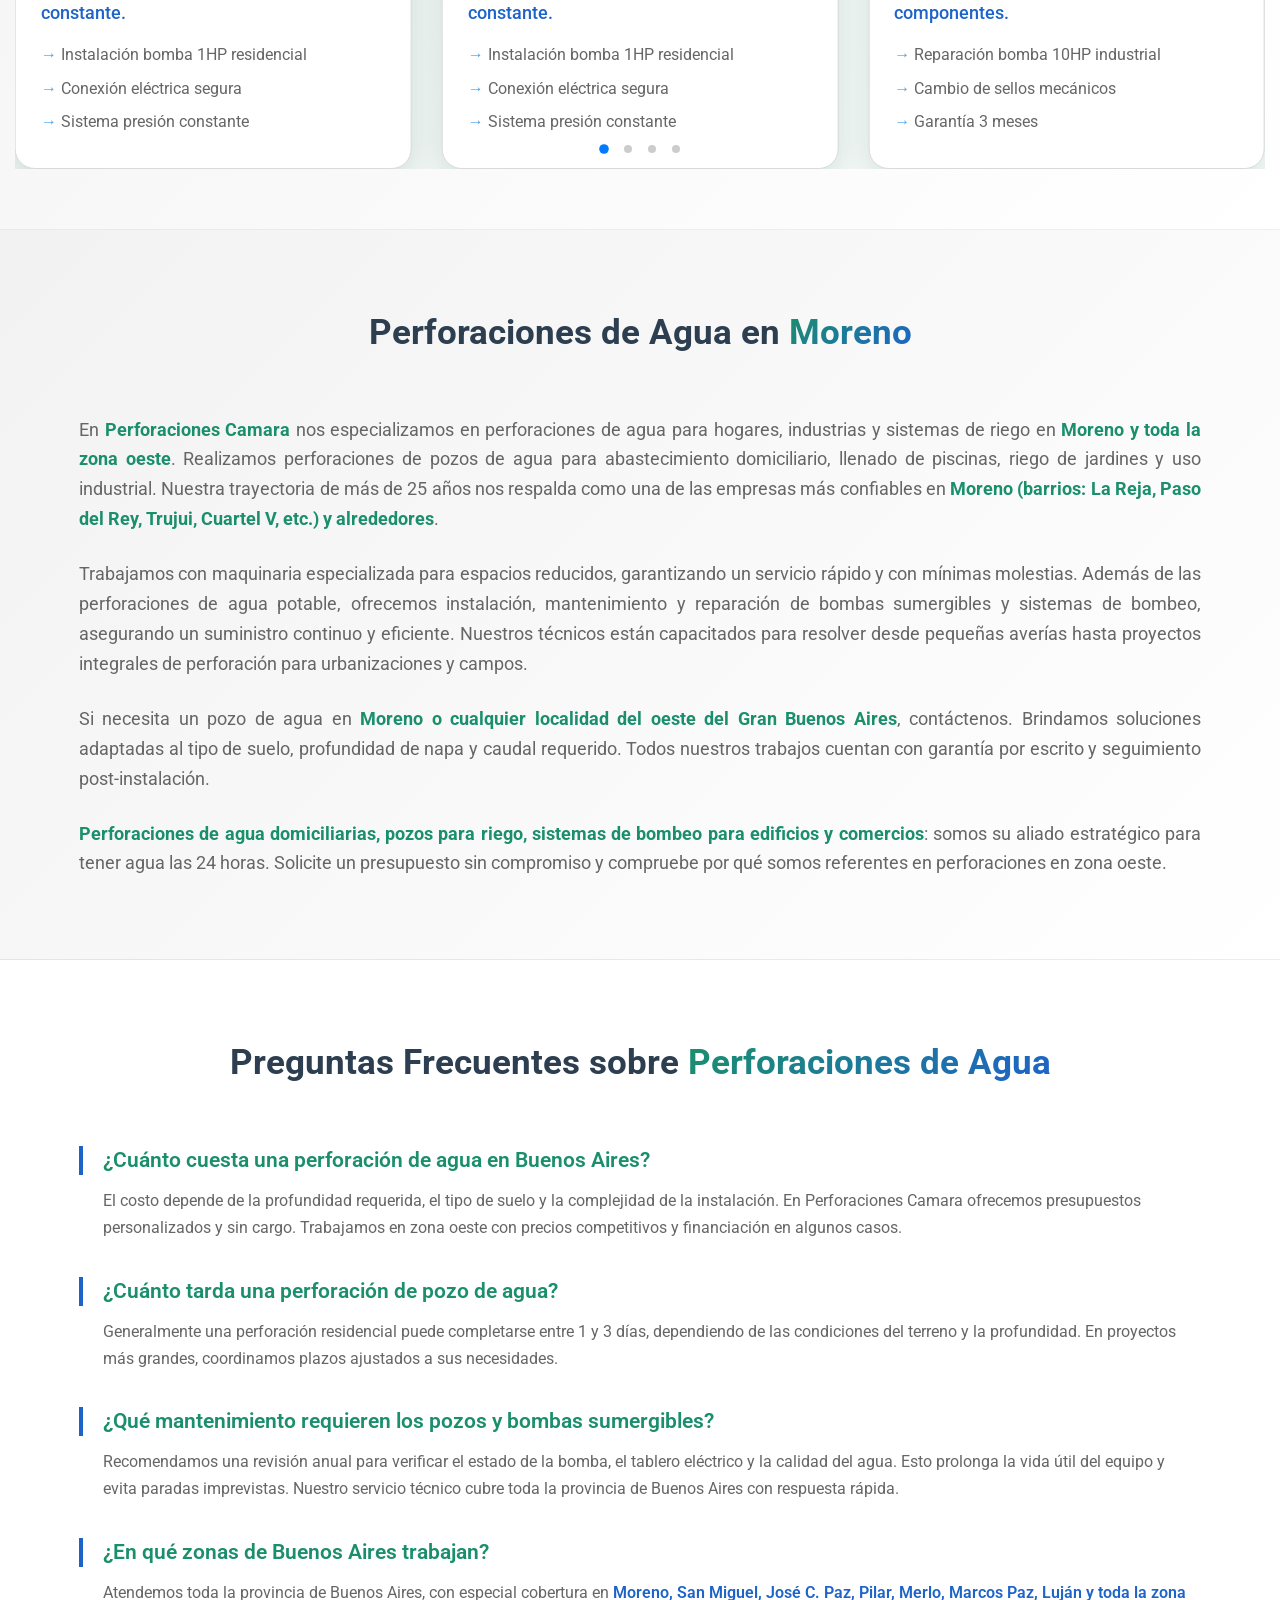
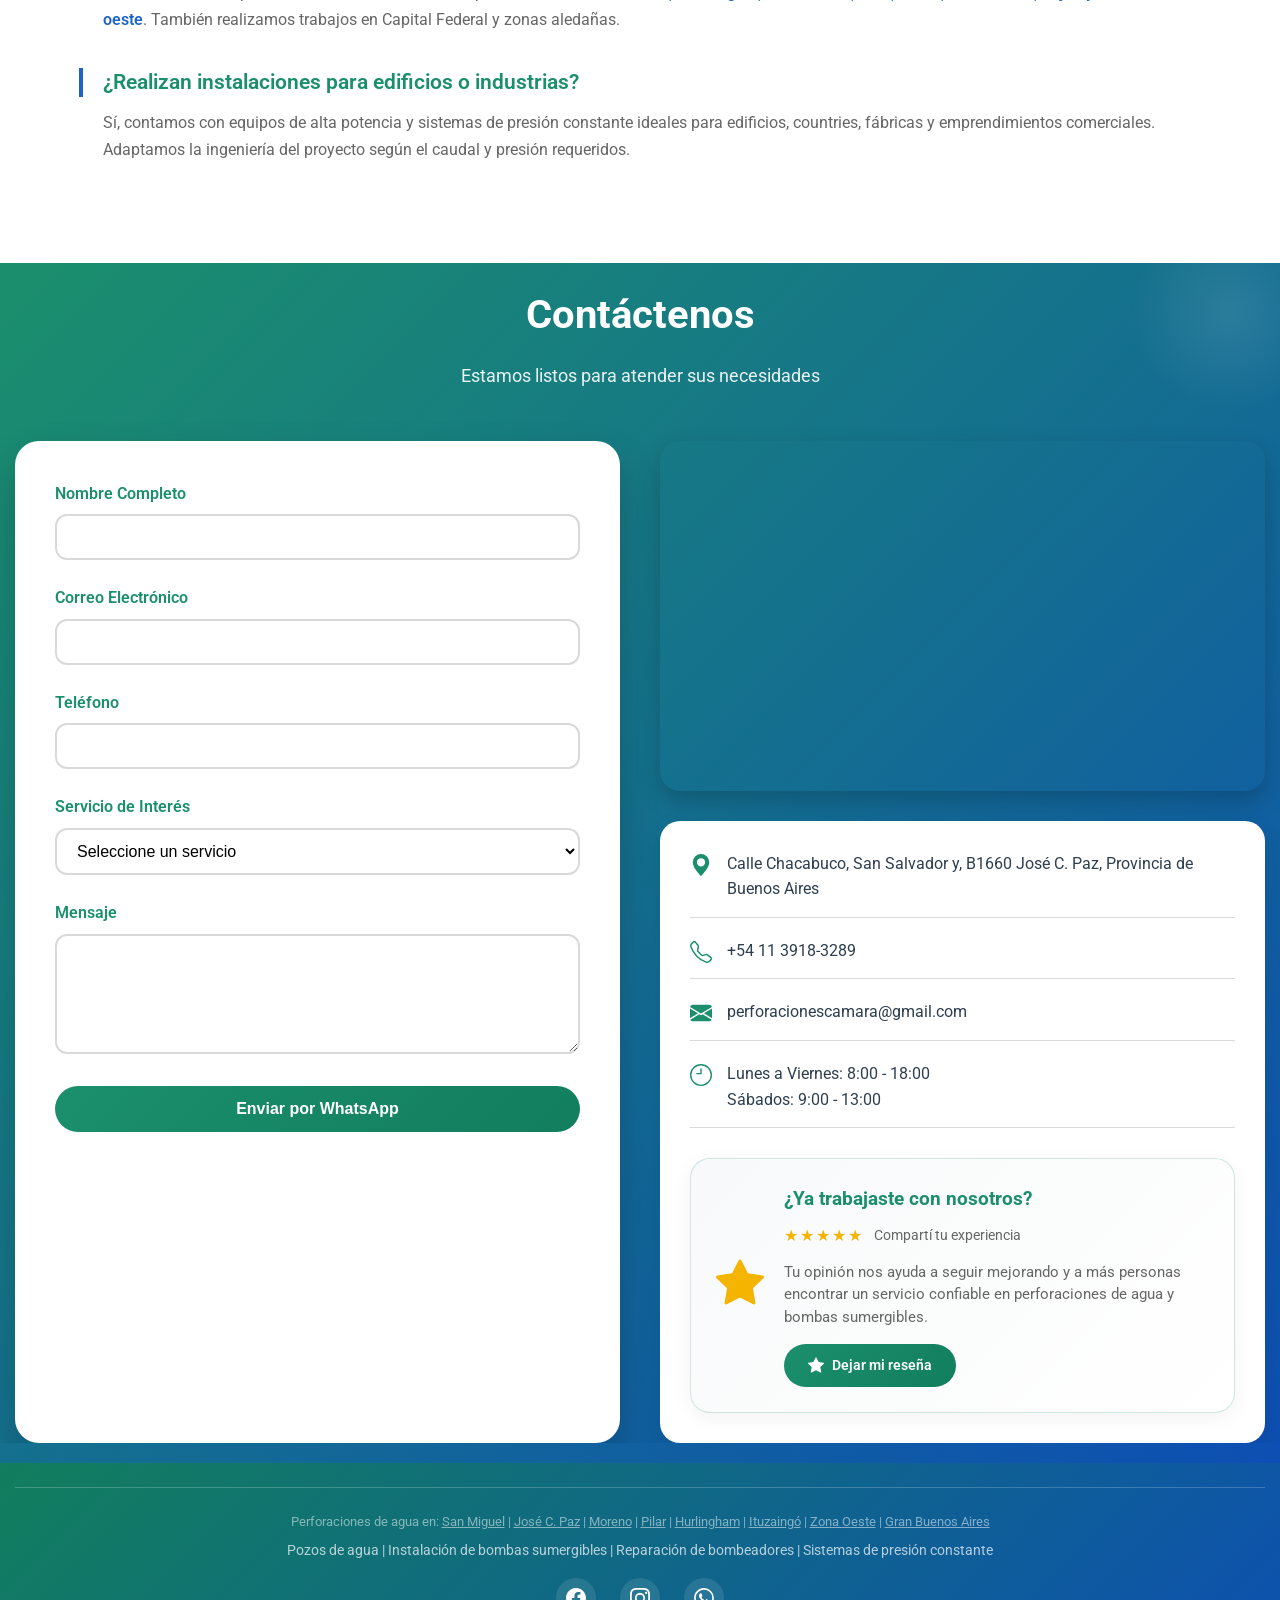
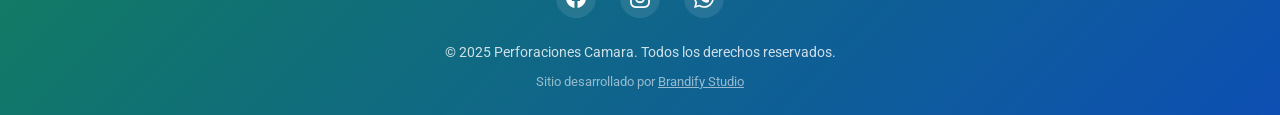
<file: moreno/index.html>
<!DOCTYPE html>
<html lang="es">
<head>
  <meta charset="UTF-8">
  <!-- TITLE MEJORADO: prioriza "perforaciones de agua" y zona geográfica clave -->
  <title>Perforaciones de Agua en Moreno | Pozos y Bombas Sumergibles</title>
  
  <meta name="viewport" content="width=device-width, initial-scale=1.0">
  <meta name="description" content="Perforaciones Camara: Especialistas en perforación de pozos e instalación de bombas sumergibles en Moreno. Servicio técnico 24/7 con 25 años de experiencia. Cotización inmediata y garantía extendida.">
  <!-- keywords eliminadas (Google ya no las usa), mantenemos por compatibilidad pero sin peso SEO -->
  <meta name="geo.region" content="AR-B" />
  <meta name="geo.placename" content="Buenos Aires" />
  <meta name="geo.position" content="-34.4950097;-58.7896075" />
  <meta name="ICBM" content="-34.4950097, -58.7896075" />
  <meta name="location" content="Buenos Aires, Argentina">
  <meta http-equiv="content-language" content="es">
  <meta name="author" content="Perforaciones Camara">
  <meta name="robots" content="index, follow">

  <!-- RUTAS CORREGIDAS con ../ -->
  <link rel="stylesheet" href="../css/base.css">
  <link rel="stylesheet" href="../css/mobil.css">
  <link rel="stylesheet" href="../css/tablet.css">
  <link rel="stylesheet" href="https://cdn.jsdelivr.net/npm/swiper/swiper-bundle.min.css"/>
  
  <link rel="preconnect" href="https://fonts.googleapis.com">
  <link rel="preconnect" href="https://fonts.gstatic.com" crossorigin>
  <link rel="preconnect" href="https://cdn.jsdelivr.net">
  <link rel="preconnect" href="https://unpkg.com">
  <link rel="canonical" href="https://perforacionescamara.com.ar/moreno/" />
  <link href="https://fonts.googleapis.com/css2?family=Poppins:wght@400;500;600;700&family=Roboto:wght@400;500&display=swap" rel="stylesheet">

  <script type="application/ld+json">
  {
    "@context": "https://schema.org",
    "@graph": [
      {
        "@type": "LocalBusiness",
        "name": "Perforaciones Camara",
        "image": "https://perforacionescamara.com.ar/img/logo.webp",
        "telephone": "+541161022419",
        "email": "perforacionescamara@gmail.com",
        "address": {
          "@type": "PostalAddress",
          "streetAddress": "Calle Chacabuco",
          "addressLocality": "Moreno",
          "addressRegion": "Buenos Aires",
          "postalCode": "1665",
          "addressCountry": "AR"
        },
        "geo": {
          "@type": "GeoCoordinates",
          "latitude": "-34.4950097",
          "longitude": "-58.7896075"
        },
        "openingHoursSpecification": [
          {
            "@type": "OpeningHoursSpecification",
            "dayOfWeek": ["Monday", "Tuesday", "Wednesday", "Thursday", "Friday"],
            "opens": "08:00",
            "closes": "18:00"
          },
          {
            "@type": "OpeningHoursSpecification",
            "dayOfWeek": "Saturday",
            "opens": "09:00",
            "closes": "13:00"
          }
        ],
        "priceRange": "$$",
        "sameAs": [
          "https://www.facebook.com/profile.php?id=100032500175894",
          "https://www.instagram.com/perforaciones.camara/"
        ],
        "areaServed": [
          {
            "@type": "City",
            "name": "Moreno"
          }
        ],
        "hasMap": "https://maps.app.goo.gl/XM9p6diacPf7K8zP7"
      },
      {
        "@type": "FAQPage",
        "mainEntity": [
          {
            "@type": "Question",
            "name": "¿Cuánto cuesta una perforación de agua en Buenos Aires?",
            "acceptedAnswer": {
              "@type": "Answer",
              "text": "El costo depende de la profundidad requerida, el tipo de suelo y la complejidad de la instalación. En Perforaciones Camara ofrecemos presupuestos personalizados y sin cargo. Trabajamos en zona oeste con precios competitivos y financiación en algunos casos."
            }
          },
          {
            "@type": "Question",
            "name": "¿Cuánto tarda una perforación de pozo de agua?",
            "acceptedAnswer": {
              "@type": "Answer",
              "text": "Generalmente una perforación residencial puede completarse entre 1 y 3 días, dependiendo de las condiciones del terreno y la profundidad. En proyectos más grandes, coordinamos plazos ajustados a sus necesidades."
            }
          },
          {
            "@type": "Question",
            "name": "¿Qué mantenimiento requieren los pozos y bombas sumergibles?",
            "acceptedAnswer": {
              "@type": "Answer",
              "text": "Recomendamos una revisión anual para verificar el estado de la bomba, el tablero eléctrico y la calidad del agua. Esto prolonga la vida útil del equipo y evita paradas imprevistas. Nuestro servicio técnico cubre toda la provincia de Buenos Aires con respuesta rápida."
            }
          },
          {
            "@type": "Question",
            "name": "¿En qué zonas de Buenos Aires trabajan?",
            "acceptedAnswer": {
              "@type": "Answer",
              "text": "Atendemos toda la provincia de Buenos Aires, con especial cobertura en San Miguel, José C. Paz, Moreno, Pilar, Merlo, Marcos Paz, Luján y toda la zona oeste. También realizamos trabajos en Capital Federal y zonas aledañas."
            }
          },
          {
            "@type": "Question",
            "name": "¿Realizan instalaciones para edificios o industrias?",
            "acceptedAnswer": {
              "@type": "Answer",
              "text": "Sí, contamos con equipos de alta potencia y sistemas de presión constante ideales para edificios, countries, fábricas y emprendimientos comerciales. Adaptamos la ingeniería del proyecto según el caudal y presión requeridos."
            }
          }
        ]
      }
    ]
  }
  </script>

</head>
<body>
  <!-- Header/Navbar -->
  <header class="header">
    <div class="container">
      <a href="https://perforacionescamara.com.ar" class="logo">
        <div class="logo-image">
          <img src="../img/logo.webp" 
               alt="Perforaciones Camara especialistas en perforaciones de agua y bombas sumergibles en Buenos Aires"
               width="200">
        </div>
        <div class="logo-info">
          <div class="logo-text">Perforaciones<span>Camara</span></div>
          <div class="logo-slogan">Soluciones en sistemas de bombeo</div>
        </div>
      </a>
      
      <nav class="navbar" aria-label="Navegación principal">
        <ul class="nav-links">
          <li class="nav-item">
            <a href="#servicios" class="nav-link">Servicios</a>
          </li>
          <li class="nav-item">
            <a href="#quienes-somos" class="nav-link">Quiénes<br>somos</a>
          </li>
          <li class="nav-item">
            <a href="#porque-elegirnos" class="nav-link">Por qué<br>elegirnos</a>
          </li>
          <li class="nav-item">
            <a href="#proyectos" class="nav-link">Proyectos</a>
          </li>
          <li class="nav-item">
            <a href="#preguntas-frecuentes" class="nav-link">Preguntas</a>
          </li>
          <li class="nav-item">
            <a href="#contacto" class="btn-nav nav-link">
              <i class="fas fa-phone-alt"></i> Contacto
            </a>
          </li>
        </ul>
      </nav>
      
      <div class="mobile-menu-btn">
        <span></span>
        <span></span>
        <span></span>
      </div>
    </div>
  </header>

  <!-- Overlay para cerrar menú móvil -->
  <div class="navbar-overlay"></div>

  <nav class="breadcrumbs" aria-label="Ruta de navegación">
    <ol itemscope itemtype="https://schema.org/BreadcrumbList">
      <li itemprop="itemListElement" itemscope itemtype="https://schema.org/ListItem">
        <a itemprop="item" href="https://www.perforacionescamara.com.ar">
          <span itemprop="name">Inicio</span>
        </a>
        <meta itemprop="position" content="1" />
      </li>
      <li itemprop="itemListElement" itemscope itemtype="https://schema.org/ListItem">
        <span itemprop="name">Servicios</span>
        <meta itemprop="position" content="2" />
      </li>
    </ol>
  </nav>
  
  <main>
    <!-- Hero Section -->
    <section class="hero">
      <div class="container">
        <div class="hero-content">
          <!-- H1 mejorado con enfoque geográfico: zona oeste + servicios clave -->
          <h1>Perforaciones de Agua en Moreno | Pozos y Bombas Sumergibles</h1>
          <p><strong>Especialistas en instalación y reparación de bombas sumergibles en Moreno</strong>. Más de 25 años de experiencia en perforaciones de agua, pozos para riego y sistemas de bombeo en todo el partido de Moreno y zona oeste.</p>
          <div class="hero-buttons">
            <a href="#contacto" class="btn-primary">Solicitar Presupuesto</a>
            <a href="tel:+541139183289" class="btn-secondary">
              <svg xmlns="http://www.w3.org/2000/svg" width="16" height="16" fill="currentColor" viewBox="0 0 16 16">
                <path d="M3.654 1.328a.678.678 0 0 0-1.015-.063L1.605 2.3c-.483.484-.661 1.169-.45 1.77a17.6 17.6 0 0 0 4.168 6.608 17.6 17.6 0 0 0 6.608 4.168c.601.211 1.286.033 1.77-.45l1.034-1.034a.678.678 0 0 0-.063-1.015l-2.307-1.794a.678.678 0 0 0-.58-.122l-2.19.547a1.75 1.75 0 0 1-1.657-.459L5.482 8.062a1.75 1.75 0 0 1-.46-1.657l.548-2.19a.678.678 0 0 0-.122-.58L3.654 1.328zM1.884.511a1.745 1.745 0 0 1 2.612.163L6.29 2.98c.329.423.445.974.315 1.494l-.547 2.19a.68.68 0 0 0 .178.643l2.457 2.457a.68.68 0 0 0 .644.178l2.189-.547a1.75 1.75 0 0 1 1.494.315l2.306 1.794c.829.645.905 1.87.163 2.611l-1.034 1.034c-.74.74-1.846 1.065-2.877.702a18.6 18.6 0 0 1-7.01-4.42 18.6 18.6 0 0 1-4.42-7.009c-.362-1.03-.037-2.137.703-2.877L1.885.511z"/>
              </svg>
              Llamar Ahora
            </a>
          </div>
        </div>
        <div class="hero-image">
          <!-- ALT mejorado con geo-referencia -->
          <img src="../img/perforaciones-de-agua-buenos-aires-zona-oeste.webp"
               alt="Instalación profesional de bomba sumergible en Moreno y zona oeste"
               width="800"
               fetchpriority="high">
        </div>
      </div>
    </section>

    <!-- Servicios -->
    <section id="servicios" class="services">
      <div class="container">
        <div class="section-header">
          <h2>Nuestros <span>Servicios</span></h2>
          <p>Soluciones completas para todas tus necesidades de agua</p>
        </div>
        <div class="services-grid">
          <div class="service-card" itemscope itemtype="http://schema.org/Service">
            <div class="service-icon">
              <img src="../img/instalacion-bomba-sumergible-san-miguel-jose-c-paz.webp" 
                  alt="instalación y reparación de bombas sumergibles en Moreno y zona oeste" 
                  loading="lazy"
                  width="100"
                  height="100"
                  itemprop="image">
            </div>
            
            <h3 itemprop="name">Instalación de Bombas Sumergibles <strong>en Buenos Aires</strong></h3>
            
            <div itemprop="description">
              <p>Servicio profesional de <strong>instalación, mantenimiento y reparación de bombas sumergibles</strong> para pozos profundos en <strong>toda la provincia de Buenos Aires, con cobertura especial en Moreno, San Miguel, José C. Paz y Pilar</strong>. Garantía extendida de 24 meses en todas nuestras instalaciones.</p>
            </div>
            
            <button class="features-toggle">▼ Ver características</button>
            
            <ul class="service-features">
              <li itemprop="feature" itemscope itemtype="http://schema.org/PropertyValue">
                <strong><span itemprop="name">Profundidad máxima:</span></strong> 
                <span itemprop="value">150 metros</span> (para pozos profundos)
              </li>
              <li itemprop="feature" itemscope itemtype="http://schema.org/PropertyValue">
                <strong><span itemprop="name">Materiales:</span></strong> 
                <span itemprop="value">Acero inoxidable AISI 304/316</span> (resistente a la corrosión)
              </li>
              <li itemprop="feature" itemscope itemtype="http://schema.org/PropertyValue">
                <strong><span itemprop="name">Tecnología:</span></strong> 
                <span itemprop="value">Diseño silencioso</span> (para uso residencial)
              </li>
              <li itemprop="feature" itemscope itemtype="http://schema.org/PropertyValue">
                <strong><span itemprop="name">Marcas:</span></strong>
                <span itemprop="value">Grundfos, Pedrollo, Lowara</span> (primera calidad)
              </li>
              <li itemprop="feature" itemscope itemtype="http://schema.org/PropertyValue">
                <strong><span itemprop="name">Servicio:</span></strong>
                <span itemprop="value">Urgencias 24/7</span> (para problemas con suministro de agua)
              </li>
            </ul>
          </div>
          
          <div class="service-card" itemscope itemtype="http://schema.org/Service">
            <div class="service-icon">
              <img src="../img/compresor-agua-presion-constante-zona-oeste.webp" 
                  alt="instalación de compresores de agua para presión constante en Moreno y zona oeste" 
                  loading="lazy"
                  width="100"
                  height="100">
            </div>
            <h3>Instalación de Compresores de Agua</h3>
            <p><strong>Sistemas de compresión profesional</strong> para mejorar la presión de agua en <strong>viviendas, industrias y edificios de toda Buenos Aires, con presencia frecuente en Moreno, San Miguel, José C. Paz y Pilar</strong>. Soluciones personalizadas según necesidades.</p>
            
            <button class="features-toggle">▼ Ver características</button>
            
            <ul class="service-features">
              <li><strong>Presión ajustable:</strong> 2-10 bar (para uso residencial e industrial)</li>
              <li><strong>Caudal optimizado:</strong> 100-2000 l/min (sin pérdidas de eficiencia)</li>
              <li><strong>Eficiencia energética:</strong> Bajo consumo certificado</li>
              <li><strong>Zona de cobertura:</strong> Toda la provincia de Buenos Aires, con foco en zona oeste</li>
              <li><strong>Marcas:</strong> Trabajamos con equipos Grundfos, Pedrollo y Schneider</li>
            </ul>
          </div>

          <div class="service-card" itemscope itemtype="http://schema.org/Service">
            <div class="service-icon">
              <img src="../img/reparacion-bombeadores-moreno-pilar.webp" 
                  alt="servicio técnico de bombeadores en Moreno y toda la zona oeste" 
                  loading="lazy"
                  width="100"
                  height="100">
            </div>
            <h3>Servicio Profesional de Bombeadores</h3>
            <p>Instalación y mantenimiento de <strong>bombeadores de agua</strong> para viviendas y empresas en <strong>toda la provincia de Buenos Aires, destacándonos en barrios de Moreno, Pilar, San Miguel y José C. Paz</strong>. Soluciones eficientes para distribución de agua.</p>
            
            <button class="features-toggle">▼ Ver características</button>
            
            <ul class="service-features">
              <li><strong>Caudal:</strong> 1-100 m³/h (para todo tipo de necesidades)</li>
              <li><strong>Potencia:</strong> 0.5-30 HP (equipos industriales y residenciales)</li>
              <li><strong>Mantenimiento:</strong> Bajo consumo y larga vida útil</li>
              <li><strong>Zona de servicio:</strong> Toda la provincia de Buenos Aires, con cobertura prioritaria zona oeste</li>
            </ul>
          </div>
          
          <div class="service-card" itemscope itemtype="http://schema.org/Service">
            <div class="service-icon">
              <img src="../img/servicio-tecnico-bombas-24hs-buenos-aires.webp" 
                  alt="reparación urgente de bombas sumergibles en Moreno 24 horas" 
                  loading="lazy"
                  width="100"
                  height="100">
            </div>
            <h3>Reparación de Bombas y Sistemas de Bombeo</h3>
            <p><strong>Servicio técnico especializado</strong> en <strong>reparación de bombas sumergibles</strong> y bombeadores en <strong>toda Buenos Aires, con cuadrillas propias en Moreno, San Miguel, José C. Paz y Pilar</strong>. Diagnóstico preciso y solución inmediata.</p>
            
            <button class="features-toggle">▼ Ver características</button>
            
            <ul class="service-features">
              <li><strong>Urgencias:</strong> Servicio las 24hs para emergencias con agua</li>
              <li><strong>Repuestos:</strong> Originales y de primeras marcas</li>
              <li><strong>Garantía:</strong> Por escrito en todas nuestras reparaciones</li>
              <li><strong>Cobertura:</strong> Toda la provincia de Buenos Aires, especialistas en zona oeste</li>
            </ul>
          </div>
        </div>
      </div>
    </section>

    <!-- ¿Por qué elegirnos? -->
    <section id="porque-elegirnos" class="trust-section">
      <div class="container">
        <h2>¿Por qué elegirnos para tu <span>perforación de agua?</span></h2>
        <ul class="trust-list">
          <li><strong>+25 años de experiencia</strong> en perforaciones de agua en Buenos Aires</li>
          <li><strong>Garantía escrita</strong> en todos nuestros trabajos</li>
          <li><strong>Atención rápida y personalizada</strong> en toda la zona oeste</li>
          <li><strong>Equipos profesionales</strong> para trabajos en espacios reducidos</li>
          <li><strong>Servicio técnico 24 horas</strong> para urgencias</li>
        </ul>
      </div>
    </section>
    
    <!-- Proyectos -->
    <section id="proyectos" class="projects">
      <div class="container">
        <div class="section-header">
          <h2>Trabajos <span>Recientes</span></h2>
          <p>Algunos de nuestros trabajos realizados</p>
        </div>
        
        <div class="swiper projects-swiper">
          <div class="swiper-wrapper">
            <div class="swiper-slide project-slide">
              <img src="../img/instalacion-bomba-1hp-residencial-san-miguel.webp" 
                   alt="instalación de bomba sumergible 1HP para uso residencial en Moreno"
                   width="400">
              <div class="project-info">
                <h3>Instalación de bomba 1 HP</h3>
                <p>Instalación profesional de bomba de agua residencial con sistema de presión constante.</p>
                <ul>
                  <li>Instalación bomba 1HP residencial</li>
                  <li>Conexión eléctrica segura</li>
                  <li>Sistema presión constante</li>
                </ul>              
              </div>
            </div>
            
            <div class="swiper-slide project-slide">
              <img src="../img/reparacion-bomba-10hp-industrial-jose-c-paz.webp" 
                   alt="reparación de bomba industrial 10HP en Moreno"
                   width="400">
              <div class="project-info">
                <h3>Reparación de bomba 10 HP</h3>
                <p>Reparación de bomba industrial con diagnóstico de fallas y cambio de componentes.</p>
                <ul>
                  <li>Reparación bomba 10HP industrial</li>
                  <li>Cambio de sellos mecánicos</li>
                  <li>Garantía 3 meses</li>
                </ul>
              </div>
            </div>
            
            <div class="swiper-slide project-slide">
              <img src="../img/instalacion-bomba-3hp-comercial-moreno.webp" 
                   alt="instalación de bomba sumergible 3HP para sistema hidroneumático en Moreno"
                   width="400">
              <div class="project-info">
                <h3>Instalación de bomba 3 HP</h3>
                <p>Sistema de bombeo para procesos manufactureros.</p>
                <ul>
                  <li>Instalación bomba 3HP comercial</li>
                  <li>Configuración hidroneumática</li>
                  <li>Pruebas de presión y garantía de funcionamiento sin interrupciones</li>
                </ul>
              </div>
            </div>

            <div class="swiper-slide project-slide">
              <img src="../img/instalacion-bomba-sumergible-pilar-zona-norte.webp" 
                   alt="instalación de bomba sumergible 1HP en Moreno"
                   width="400">
              <div class="project-info">
                <h3>Instalación de bomba 1 HP</h3>
                <p>Instalación profesional de bomba de agua residencial con sistema de presión constante.</p>
                <ul>
                  <li>Instalación bomba 1HP residencial</li>
                  <li>Conexión eléctrica segura</li>
                  <li>Sistema presión constante</li>
                </ul>              
              </div>
            </div>
          </div>
          <div class="swiper-pagination"></div>
          <div class="swiper-button-prev"></div>
          <div class="swiper-button-next"></div>
        </div>
      </div>
    </section>

    <!-- SECCIÓN SEO NUEVA: Texto extenso con ciudades clave y variantes semánticas -->
    <section id="quienes-somos" class="seo-content">
      <div class="container">
        <h2>Perforaciones de Agua en <span>Moreno</span></h2>
        <p>
          En <strong>Perforaciones Camara</strong> nos especializamos en perforaciones de agua para hogares, industrias y sistemas de riego en <strong>Moreno y toda la zona oeste</strong>. 
          Realizamos perforaciones de pozos de agua para abastecimiento domiciliario, llenado de piscinas, riego de jardines y uso industrial. 
          Nuestra trayectoria de más de 25 años nos respalda como una de las empresas más confiables en <strong>Moreno (barrios: La Reja, Paso del Rey, Trujui, Cuartel V, etc.) y alrededores</strong>.
        </p>
        <p>
          Trabajamos con maquinaria especializada para espacios reducidos, garantizando un servicio rápido y con mínimas molestias. Además de las perforaciones de agua potable, ofrecemos instalación, mantenimiento y reparación de bombas sumergibles y sistemas de bombeo, asegurando un suministro continuo y eficiente. Nuestros técnicos están capacitados para resolver desde pequeñas averías hasta proyectos integrales de perforación para urbanizaciones y campos.
        </p>
        <p>
          Si necesita un pozo de agua en <strong>Moreno o cualquier localidad del oeste del Gran Buenos Aires</strong>, contáctenos. Brindamos soluciones adaptadas al tipo de suelo, profundidad de napa y caudal requerido. Todos nuestros trabajos cuentan con garantía por escrito y seguimiento post-instalación.
        </p>
        <p>
          <strong>Perforaciones de agua domiciliarias, pozos para riego, sistemas de bombeo para edificios y comercios</strong>: somos su aliado estratégico para tener agua las 24 horas. Solicite un presupuesto sin compromiso y compruebe por qué somos referentes en perforaciones en zona oeste.
        </p>
      </div>
    </section>

    <!-- SECCIÓN FAQ (Preguntas Frecuentes) ORO SEO -->
    <section id="preguntas-frecuentes" class="faq-section">
      <div class="container">
        <h2>Preguntas Frecuentes sobre <span>Perforaciones de Agua</span></h2>
        
        <h3>¿Cuánto cuesta una perforación de agua en Buenos Aires?</h3>
        <p>El costo depende de la profundidad requerida, el tipo de suelo y la complejidad de la instalación. En Perforaciones Camara ofrecemos presupuestos personalizados y sin cargo. Trabajamos en zona oeste con precios competitivos y financiación en algunos casos.</p>
        
        <h3>¿Cuánto tarda una perforación de pozo de agua?</h3>
        <p>Generalmente una perforación residencial puede completarse entre 1 y 3 días, dependiendo de las condiciones del terreno y la profundidad. En proyectos más grandes, coordinamos plazos ajustados a sus necesidades.</p>
        
        <h3>¿Qué mantenimiento requieren los pozos y bombas sumergibles?</h3>
        <p>Recomendamos una revisión anual para verificar el estado de la bomba, el tablero eléctrico y la calidad del agua. Esto prolonga la vida útil del equipo y evita paradas imprevistas. Nuestro servicio técnico cubre toda la provincia de Buenos Aires con respuesta rápida.</p>
        
        <h3>¿En qué zonas de Buenos Aires trabajan?</h3>
        <p>Atendemos toda la provincia de Buenos Aires, con especial cobertura en <strong>Moreno, San Miguel, José C. Paz, Pilar, Merlo, Marcos Paz, Luján y toda la zona oeste</strong>. También realizamos trabajos en Capital Federal y zonas aledañas.</p>
        
        <h3>¿Realizan instalaciones para edificios o industrias?</h3>
        <p>Sí, contamos con equipos de alta potencia y sistemas de presión constante ideales para edificios, countries, fábricas y emprendimientos comerciales. Adaptamos la ingeniería del proyecto según el caudal y presión requeridos.</p>
      </div>
    </section>

    <!-- Contacto -->
    <section id="contacto" class="contact">
      <div class="container">
        <div class="section-header">
          <h2>Contáctenos</h2>
          <p>Estamos listos para atender sus necesidades</p>
        </div>
        
        <div class="contact-grid">
          <div class="contact-form">
            <form id="contactForm">
              <div class="form-group">
                <label for="name">Nombre Completo</label>
                <input type="text" id="name" required>
              </div>
              
              <div class="form-group">
                <label for="email">Correo Electrónico</label>
                <input type="email" id="email" required>
              </div>
              
              <div class="form-group">
                <label for="phone">Teléfono</label>
                <input type="tel" id="phone" required>
              </div>
              
              <div class="form-group">
                <label for="service">Servicio de Interés</label>
                <select id="service" required>
                  <option value="">Seleccione un servicio</option>
                  <option value="bomba">Bomba Sumergible</option>
                  <option value="compresor">Compresor</option>
                  <option value="bombeador">Bombeador</option>
                  <option value="reparacion">Reparación</option>
                  <option value="otro">Otro</option>
                </select>
              </div>
              
              <div class="form-group">
                <label for="message">Mensaje</label>
                <textarea id="message" rows="4" required></textarea>
              </div>
              
              <button type="submit" class="btn-submit">Enviar por WhatsApp</button>
            </form>
          </div>
          
          <div class="contact-map">
            <div class="map-container">
              <iframe src="https://www.google.com/maps/embed?pb=!1m18!1m12!1m3!1d3288.3105803916956!2d-58.78960759999999!3d-34.4950097!2m3!1f0!2f0!3f0!3m2!1i1024!2i768!4f13.1!3m3!1m2!1s0x95bc997631d811b5%3A0x26855a58a3bdd645!2sPerforaciones%20camara!5e0!3m2!1ses!2sar!4v1747162366873!5m2!1ses!2sar" 
                      width="100%" 
                      height="100%" 
                      style="border:0;" 
                      allowfullscreen="" 
                      loading="lazy" 
                      referrerpolicy="no-referrer-when-downgrade"
                      title="Ubicación de Perforaciones Cámara en José C. Paz"></iframe>
            </div>
            
            <div class="contact-info">
              <div class="info-item">
                <svg xmlns="http://www.w3.org/2000/svg" width="24" height="24" fill="currentColor" viewBox="0 0 16 16">
                  <path d="M8 16s6-5.686 6-10A6 6 0 0 0 2 6c0 4.314 6 10 6 10zm0-7a3 3 0 1 1 0-6 3 3 0 0 1 0 6z"/>
                </svg>
                <p>
                  <a href="https://maps.app.goo.gl/XM9p6diacPf7K8zP7" 
                    target="_blank" 
                    rel="noopener noreferrer"
                    class="contact-link">
                    Calle Chacabuco, San Salvador y, B1660 José C. Paz, Provincia de Buenos Aires
                  </a>
                </p>
              </div>
              
              <div class="info-item">
                <svg xmlns="http://www.w3.org/2000/svg" width="24" height="24" fill="currentColor" viewBox="0 0 16 16">
                  <path d="M3.654 1.328a.678.678 0 0 0-1.015-.063L1.605 2.3c-.483.484-.661 1.169-.45 1.77a17.6 17.6 0 0 0 4.168 6.608 17.6 17.6 0 0 0 6.608 4.168c.601.211 1.286.033 1.77-.45l1.034-1.034a.678.678 0 0 0-.063-1.015l-2.307-1.794a.678.678 0 0 0-.58-.122l-2.19.547a1.75 1.75 0 0 1-1.657-.459L5.482 8.062a1.75 1.75 0 0 1-.46-1.657l.548-2.19a.678.678 0 0 0-.122-.58L3.654 1.328zM1.884.511a1.745 1.745 0 0 1 2.612.163L6.29 2.98c.329.423.445.974.315 1.494l-.547 2.19a.68.68 0 0 0 .178.643l2.457 2.457a.68.68 0 0 0 .644.178l2.189-.547a1.75 1.75 0 0 1 1.494.315l2.306 1.794c.829.645.905 1.87.163 2.611l-1.034 1.034c-.74.74-1.846 1.065-2.877.702a18.6 18.6 0 0 1-7.01-4.42 18.6 18.6 0 0 1-4.42-7.009c-.362-1.03-.037-2.137.703-2.877L1.885.511z"/>
                </svg>
                <p><a href="tel:+541139183289" class="contact-link">+54 11 3918-3289</a></p>
              </div>
              
              <div class="info-item">
                <svg xmlns="http://www.w3.org/2000/svg" width="24" height="24" fill="currentColor" viewBox="0 0 16 16">
                  <path d="M.05 3.555A2 2 0 0 1 2 2h12a2 2 0 0 1 1.95 1.555L8 8.414.05 3.555ZM0 4.697v7.104l5.803-3.558L0 4.697ZM6.761 8.83l-6.57 4.027A2 2 0 0 0 2 14h12a2 2 0 0 0 1.808-1.144l-6.57-4.027L8 9.586l-1.239-.757Zm3.436-.586L16 11.801V4.697l-5.803 3.546Z"/>
                </svg>
                <p><a href="mailto:perforacionescamara@gmail.com" class="contact-link">perforacionescamara@gmail.com</a></p>
              </div>
              
              <div class="info-item">
                <svg xmlns="http://www.w3.org/2000/svg" width="24" height="24" fill="currentColor" viewBox="0 0 16 16">
                  <path d="M8 1a7 7 0 1 0 0 14A7 7 0 0 0 8 1zm0-1a8 8 0 1 1 0 16A8 8 0 0 1 8 0z"/>
                  <path d="M8 3a.5.5 0 0 1 .5.5v3.5a.5.5 0 0 1-.5.5H5a.5.5 0 0 1 0-1h2.5V3.5A.5.5 0 0 1 8 3z"/>
                </svg>
                <p>Lunes a Viernes: 8:00 - 18:00<br>Sábados: 9:00 - 13:00</p>
              </div>

              <div class="reviews-cta">
                <div class="reviews-icon">
                  <svg xmlns="http://www.w3.org/2000/svg" width="32" height="32" fill="currentColor" viewBox="0 0 16 16">
                    <path d="M3.612 15.443c-.386.198-.824-.149-.746-.592l.83-4.73L.173 6.765c-.329-.314-.158-.888.283-.95l4.898-.696L7.538.792c.197-.39.73-.39.927 0l2.184 4.327 4.898.696c.441.062.612.636.282.95l-3.522 3.356.83 4.73c.078.443-.36.79-.746.592L8 13.187l-4.389 2.256z"/>
                  </svg>
                </div>
                <div class="reviews-content">
                  <h3>¿Ya trabajaste con nosotros?</h3>
                  <div class="rating">
                    <span class="stars">★★★★★</span>
                    <span class="rating-text">Compartí tu experiencia</span>
                  </div>
                  <p>Tu opinión nos ayuda a seguir mejorando y a más personas encontrar un servicio confiable en perforaciones de agua y bombas sumergibles.</p>
                  <a href="https://g.page/r/CUXWvaNYWoUmEAE/review" 
                    target="_blank" 
                    rel="noopener noreferrer" 
                    class="btn-reviews">
                    <svg xmlns="http://www.w3.org/2000/svg" width="18" height="18" fill="currentColor" viewBox="0 0 16 16">
                      <path d="M3.612 15.443c-.386.198-.824-.149-.746-.592l.83-4.73L.173 6.765c-.329-.314-.158-.888.283-.95l4.898-.696L7.538.792c.197-.39.73-.39.927 0l2.184 4.327 4.898.696c.441.062.612.636.282.95l-3.522 3.356.83 4.73c.078.443-.36.79-.746.592L8 13.187l-4.389 2.256z"/>
                    </svg>
                    Dejar mi reseña
                  </a>
                </div>
              </div>
            </div>
          </div>
        </div>
      </div>
    </section>

    <script src="../js/script.js"></script>
    <script src="https://cdn.jsdelivr.net/npm/swiper@8/swiper-bundle.min.js" defer></script>
  </main>

 <!-- Footer -->
  <footer class="footer" itemscope itemtype="http://schema.org/LocalBusiness">
    <div class="container">
      <div class="footer-seo">
        <p class="credits">
          Perforaciones de agua en: 
          <a href="/san-miguel/">San Miguel</a> | 
          <a href="/jose-c-paz/">José C. Paz</a> | 
          <a href="/moreno/">Moreno</a> | 
          <a href="/pilar/">Pilar</a> | 
          <a href="/hurlingham/">Hurlingham</a> | 
          <a href="/ituzaingo/">Ituzaingó</a> | 
          <a href="/zona-oeste/">Zona Oeste</a>  | 
          <a href="/gran-buenos-aires/">Gran Buenos Aires</a> 
        </p>
        <p>
          Pozos de agua | Instalación de bombas sumergibles | Reparación de bombeadores | Sistemas de presión constante
        </p>
      </div>

      <div itemprop="name" style="display:none">Perforaciones Camara</div>
      <div class="social-links">
        <a href="https://www.facebook.com/profile.php?id=100032500175894" class="facebook" aria-label="Facebook">
          <svg xmlns="http://www.w3.org/2000/svg" width="20" height="20" fill="currentColor" viewBox="0 0 16 16">
            <path d="M16 8.049c0-4.446-3.582-8.05-8-8.05C3.58 0-.002 3.603-.002 8.05c0 4.017 2.926 7.347 6.75 7.951v-5.625h-2.03V8.05H6.75V6.275c0-2.017 1.195-3.131 3.022-3.131.876 0 1.791.157 1.791.157v1.98h-1.009c-.993 0-1.303.621-1.303 1.258v1.51h2.218l-.354 2.326H9.25V16c3.824-.604 6.75-3.934 6.75-7.951z"/>
          </svg>
        </a>
        <a href="https://www.instagram.com/perforaciones.camara/" class="instagram" aria-label="Instagram">
          <svg xmlns="http://www.w3.org/2000/svg" width="20" height="20" fill="currentColor" viewBox="0 0 16 16">
            <path d="M8 0C5.829 0 5.556.01 4.703.048 3.85.088 3.269.222 2.76.42a3.92 3.92 0 0 0-1.417.923A3.92 3.92 0 0 0 .42 2.76C.222 3.268.087 3.85.048 4.7.01 5.555 0 5.827 0 8.001c0 2.172.01 2.444.048 3.297.04.852.174 1.433.372 1.942.205.526.478.972.923 1.417.444.445.89.719 1.416.923.51.198 1.09.332 1.942.372.853.037 1.125.048 3.298.048 2.173 0 2.445-.01 3.298-.048.852-.04 1.433-.174 1.941-.372a3.92 3.92 0 0 0 1.417-.923c.445-.445.719-.891.923-1.416.198-.51.332-1.09.372-1.941.037-.853.048-1.125.048-3.298 0-2.173-.01-2.445-.048-3.298-.04-.852-.174-1.433-.372-1.941a3.92 3.92 0 0 0-.923-1.417A3.92 3.92 0 0 0 13.24.42c-.51-.198-1.09-.332-1.941-.372C10.445.01 10.173 0 8 0zm0 1.44c2.136 0 2.39.01 3.233.048.78.036 1.203.166 1.485.276.374.145.64.319.92.599.28.28.453.546.598.92.11.281.24.705.276 1.485.037.843.048 1.097.048 3.233 0 2.136-.01 2.39-.048 3.233-.036.78-.166 1.203-.276 1.485-.145.374-.319.64-.599.92-.28.28-.546.453-.92.598-.281.11-.705.24-1.485.276-.843.037-1.097.048-3.233.048-2.136 0-2.39-.01-3.233-.048-.78-.036-1.203-.166-1.485-.276a3.92 3.92 0 0 1-.92-.599 3.92 3.92 0 0 1-.598-.92c-.11-.281-.24-.705-.276-1.485C1.45 10.39 1.44 10.136 1.44 8c0-2.136.01-2.39.048-3.233.036-.78.166-1.203.276-1.485.145-.374.319-.64.599-.92.28-.28.546-.453.92-.598.281-.11.705-.24 1.485-.276C5.61 1.45 5.864 1.44 8 1.44zm0 2.452a4.108 4.108 0 1 0 0 8.216 4.108 4.108 0 0 0 0-8.216zm0 1.44a2.667 2.667 0 1 1 0 5.334 2.667 2.667 0 0 1 0-5.334zm5.855-1.44a.96.96 0 1 0-1.92 0 .96.96 0 0 0 1.92 0z"/>
          </svg>
        </a>
        <a href="https://wa.me/541139183289" class="whatsapp" aria-label="WhatsApp">
          <svg xmlns="http://www.w3.org/2000/svg" width="20" height="20" fill="currentColor" viewBox="0 0 16 16">
            <path d="M13.601 2.326A7.854 7.854 0 0 0 7.994 0C3.627 0 .068 3.558.064 7.926c0 1.399.366 2.76 1.057 3.965L0 16l4.204-1.102a7.933 7.933 0 0 0 3.79.965h.004c4.368 0 7.926-3.558 7.93-7.93A7.898 7.898 0 0 0 13.6 2.326zM7.994 14.521a6.573 6.573 0 0 1-3.356-.92l-.24-.144-2.494.654.666-2.433-.156-.251a6.56 6.56 0 0 1-1.007-3.505c0-3.626 2.957-6.584 6.591-6.584a6.56 6.56 0 0 1 4.66 1.931 6.557 6.557 0 0 1 1.928 4.66c-.004 3.639-2.961 6.592-6.592 6.592zm3.615-4.934c-.197-.099-1.17-.578-1.353-.646-.182-.065-.315-.099-.445.099-.133.197-.513.646-.627.775-.114.133-.232.148-.43.05-.197-.1-.836-.308-1.592-.985-.59-.525-.985-1.175-1.103-1.372-.114-.198-.011-.304.088-.403.087-.088.197-.232.296-.346.1-.114.133-.198.198-.33.065-.134.034-.248-.015-.347-.05-.099-.445-1.076-.612-1.47-.16-.389-.323-.335-.445-.34-.114-.007-.247-.007-.38-.007a.729.729 0 0 0-.529.247c-.182.198-.691.677-.691 1.654 0 .977.71 1.916.81 2.049.098.133 1.394 2.132 3.383 2.992.47.205.84.326 1.129.418.475.152.904.129 1.246.08.38-.058 1.171-.48 1.338-.943.164-.464.164-.86.114-.943-.049-.084-.182-.133-.38-.232z"/>
          </svg>
        </a>
      </div>

      <div class="footer-info">
        <p>&copy; 2025 Perforaciones Camara. Todos los derechos reservados.</p>
        <p class="credits">Sitio desarrollado por <a href="https://www.instagram.com/brandify_studio_ar/">Brandify Studio</a></p>
      </div>
    </div>
  </footer>

  <!-- Botón WhatsApp Flotante -->
  <a href="https://wa.me/541139183289?text=Hola%20Perforaciones%20Camara,%20quisiera%20consultar%20por%20perforaciones%20de%20agua%20en%20Moreno" 
  class="whatsapp-float" 
  aria-label="Consultar por perforaciones de agua en Moreno vía WhatsApp">
    <svg xmlns="http://www.w3.org/2000/svg" width="24" height="24" fill="currentColor" viewBox="0 0 16 16">
      <path d="M13.601 2.326A7.854 7.854 0 0 0 7.994 0C3.627 0 .068 3.558.064 7.926c0 1.399.366 2.76 1.057 3.965L0 16l4.204-1.102a7.933 7.933 0 0 0 3.79.965h.004c4.368 0 7.926-3.558 7.93-7.93A7.898 7.898 0 0 0 13.6 2.326zM7.994 14.521a6.573 6.573 0 0 1-3.356-.92l-.24-.144-2.494.654.666-2.433-.156-.251a6.56 6.56 0 0 1-1.007-3.505c0-3.626 2.957-6.584 6.591-6.584a6.56 6.56 0 0 1 4.66 1.931 6.557 6.557 0 0 1 1.928 4.66c-.004 3.639-2.961 6.592-6.592 6.592zm3.615-4.934c-.197-.099-1.17-.578-1.353-.646-.182-.065-.315-.099-.445.099-.133.197-.513.646-.627.775-.114.133-.232.148-.43.05-.197-.1-.836-.308-1.592-.985-.59-.525-.985-1.175-1.103-1.372-.114-.198-.011-.304.088-.403.087-.088.197-.232.296-.346.1-.114.133-.198.198-.33.065-.134.034-.248-.015-.347-.05-.099-.445-1.076-.612-1.47-.16-.389-.323-.335-.445-.34-.114-.007-.247-.007-.38-.007a.729.729 0 0 0-.529.247c-.182.198-.691.677-.691 1.654 0 .977.71 1.916.81 2.049.098.133 1.394 2.132 3.383 2.992.47.205.84.326 1.129.418.475.152.904.129 1.246.08.38-.058 1.171-.48 1.338-.943.164-.464.164-.86.114-.943-.049-.084-.182-.133-.38-.232z"/>
    </svg>
    <span>Cotizar por WhatsApp</span>
  </a>

</body>
</html>
</file>
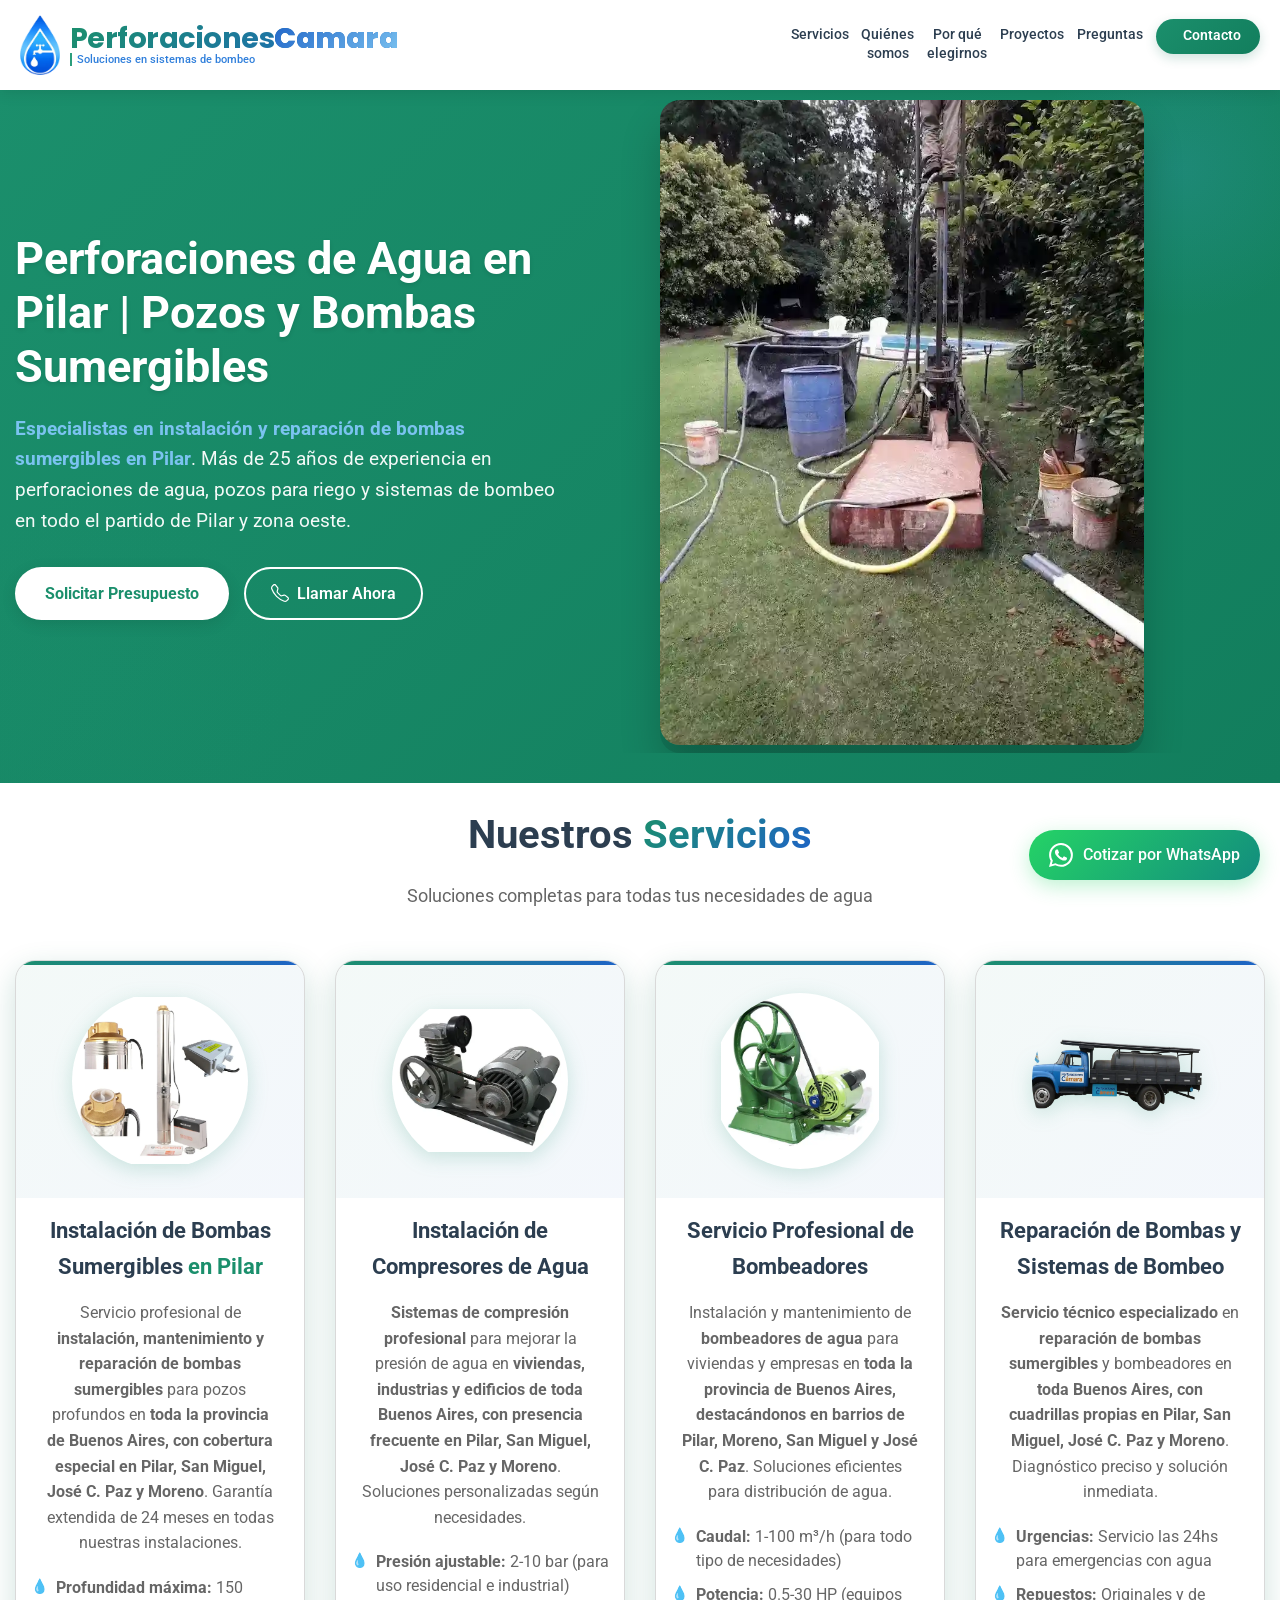
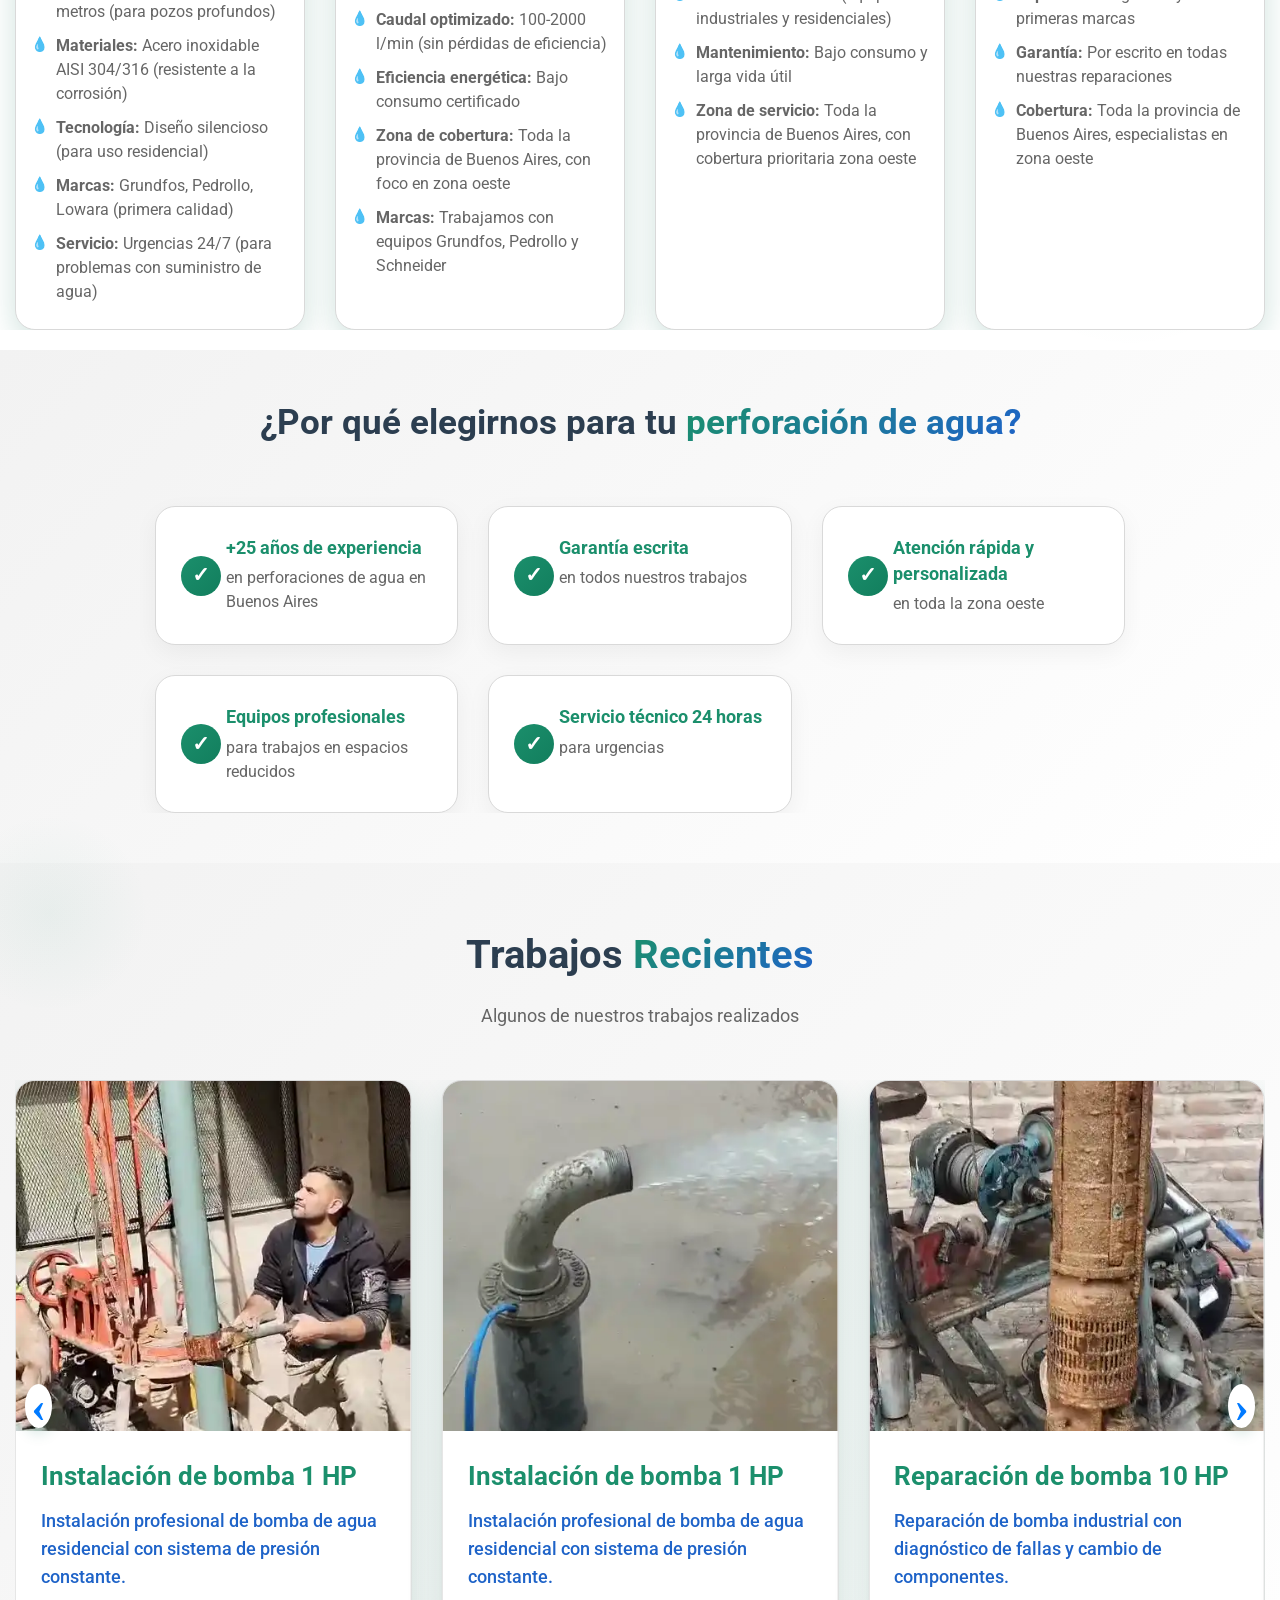
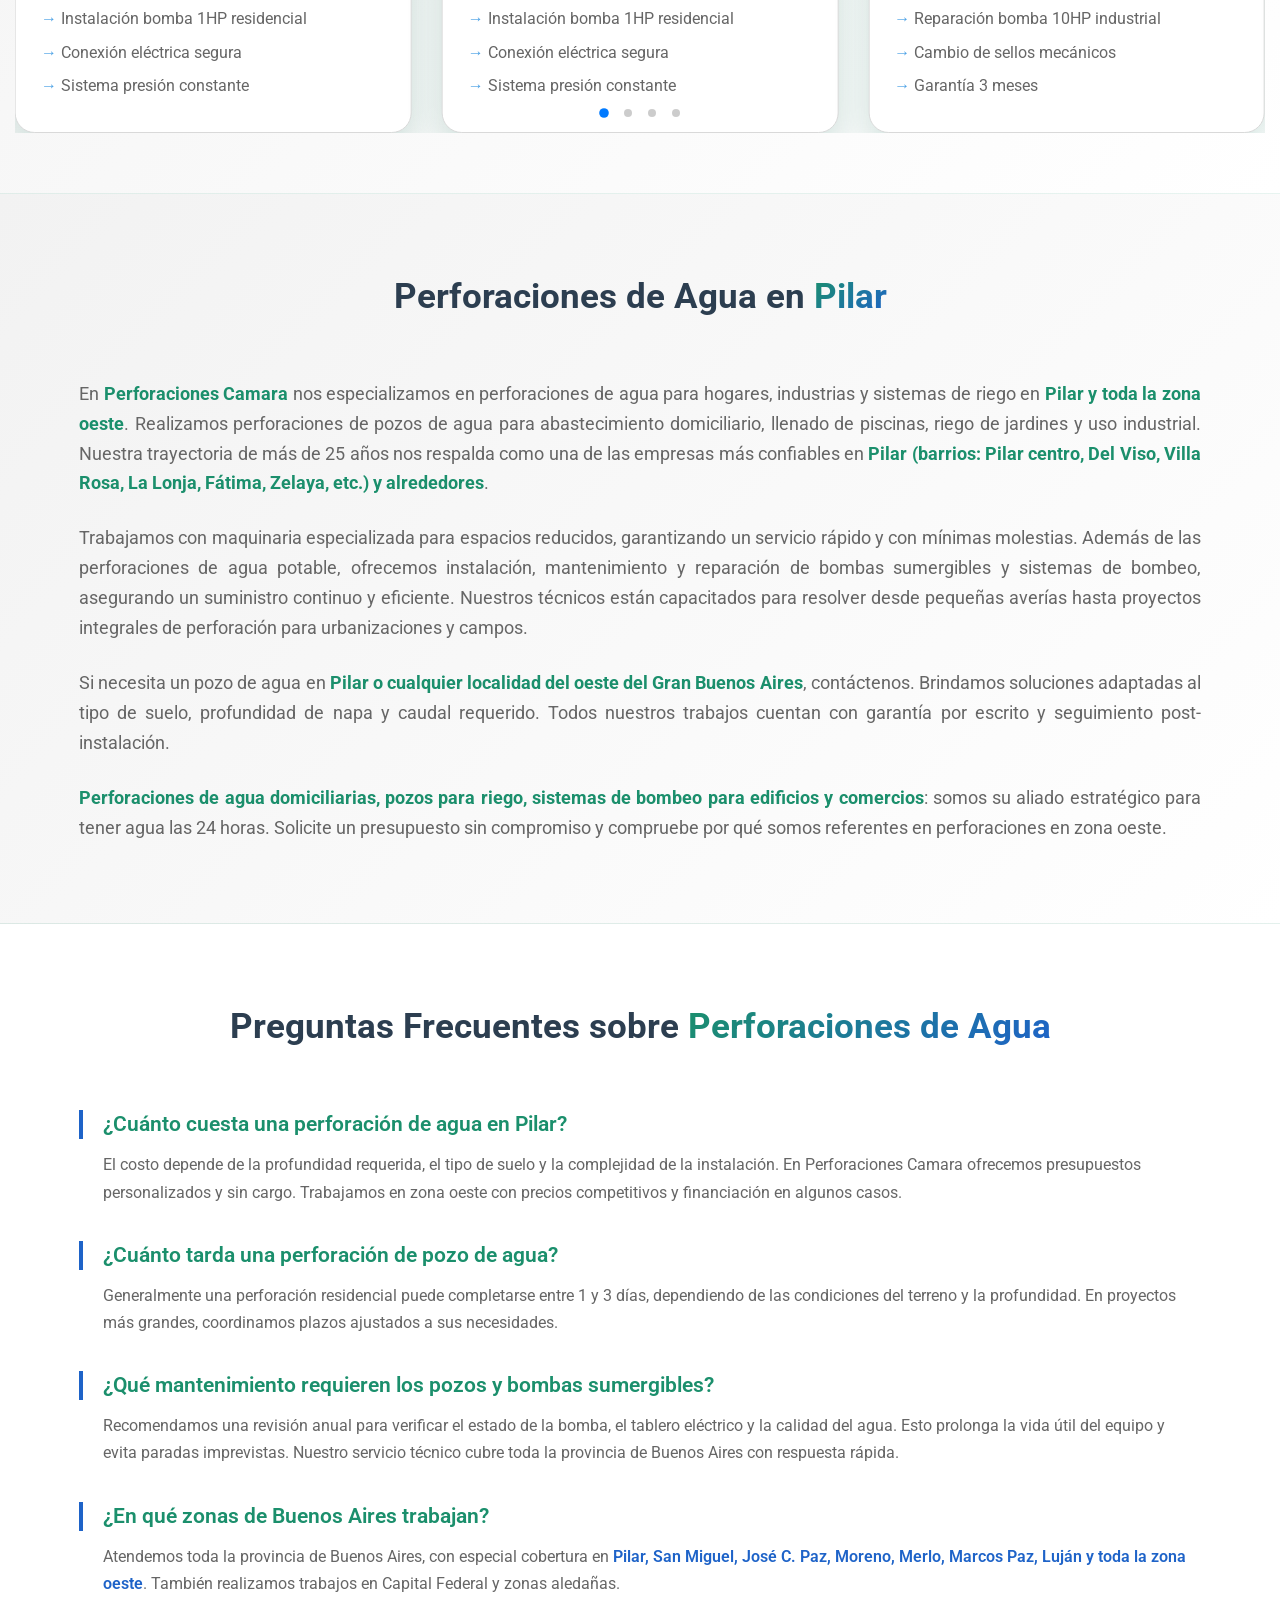
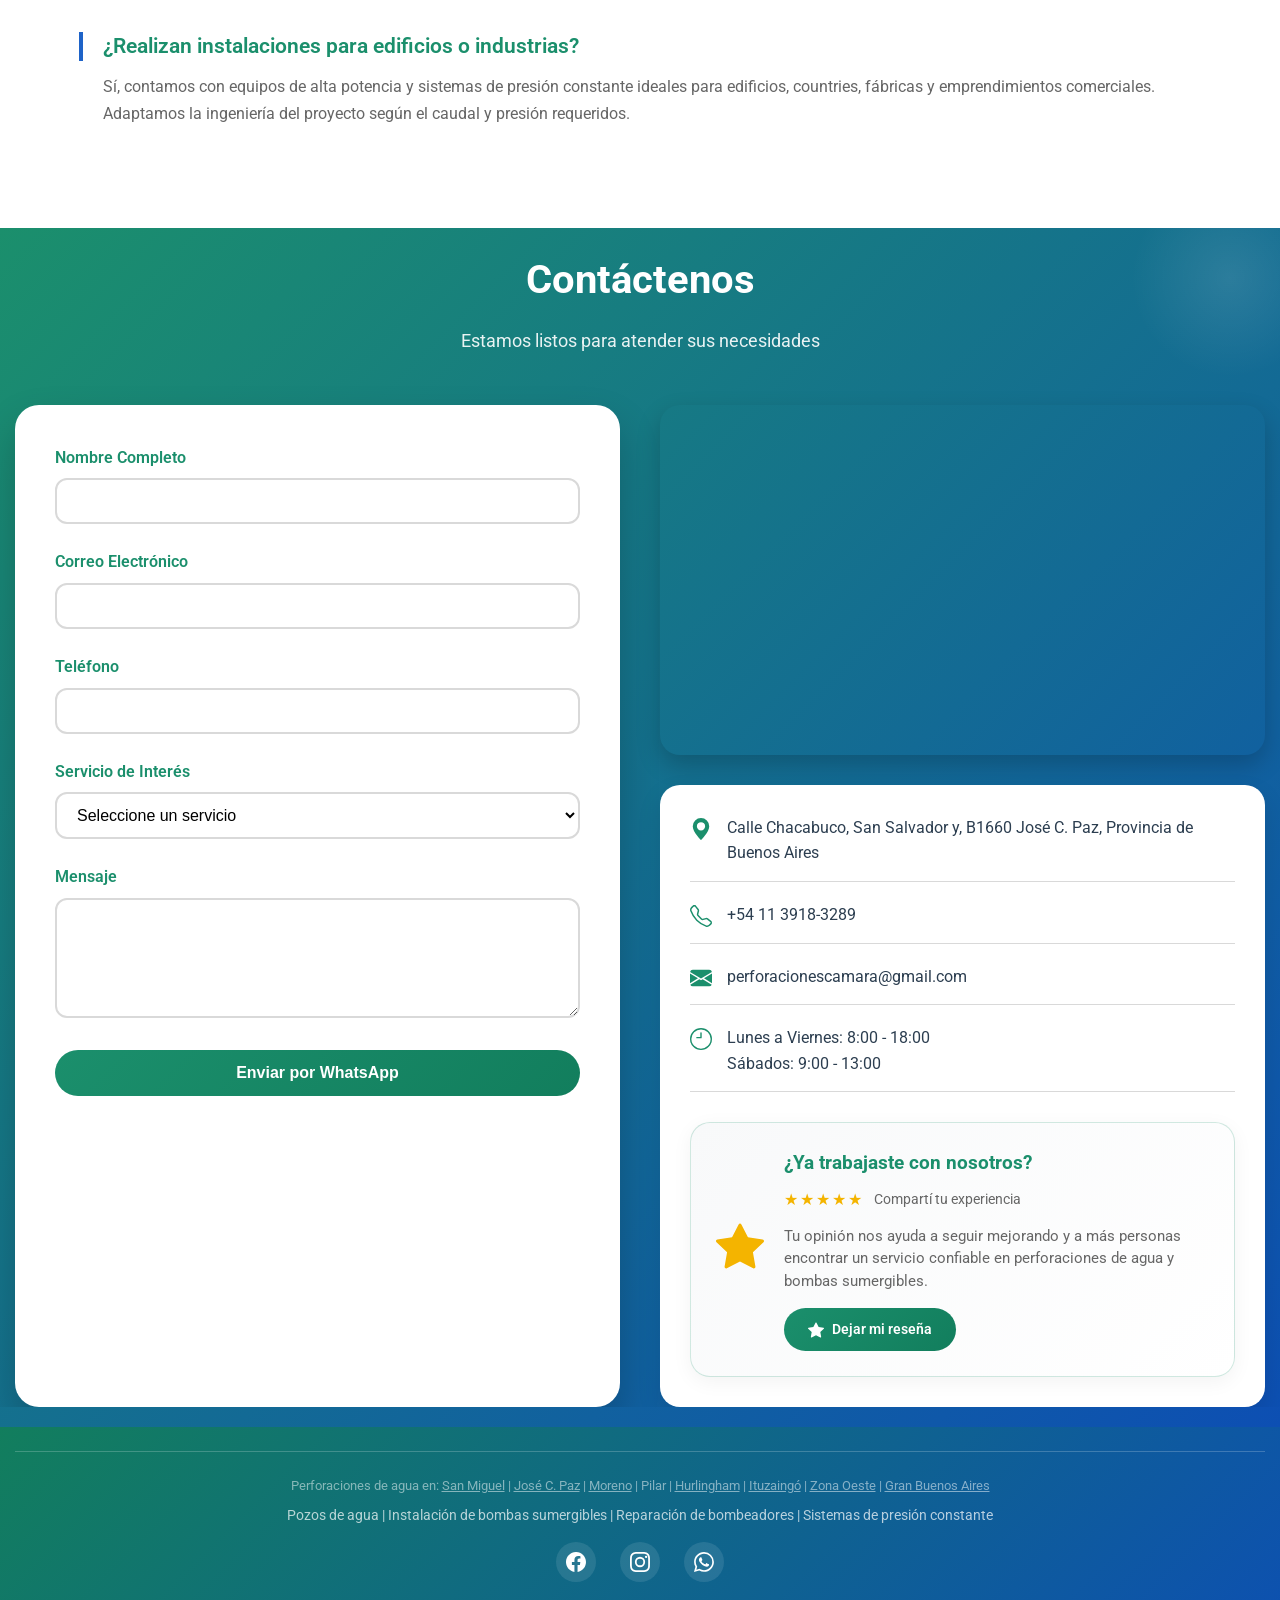
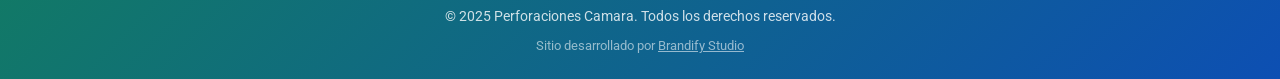
<file: pilar/index.html>
<!DOCTYPE html>
<html lang="es">
<head>
  <meta charset="UTF-8">
  <!-- TITLE para Pilar -->
  <title>Perforaciones de Agua en Pilar | Pozos y Bombas Sumergibles</title>
  
  <meta name="viewport" content="width=device-width, initial-scale=1.0">
  <meta name="description" content="Perforaciones Camara: Especialistas en perforación de pozos e instalación de bombas sumergibles en Pilar. Servicio técnico 24/7 con 25 años de experiencia. Cotización inmediata y garantía extendida.">
  <!-- keywords eliminadas (Google ya no las usa), mantenemos por compatibilidad pero sin peso SEO -->
  <meta name="geo.region" content="AR-B" />
  <meta name="geo.placename" content="Buenos Aires" />
  <meta name="geo.position" content="-34.4950097;-58.7896075" />
  <meta name="ICBM" content="-34.4950097, -58.7896075" />
  <meta name="location" content="Buenos Aires, Argentina">
  <meta http-equiv="content-language" content="es">
  <meta name="author" content="Perforaciones Camara">
  <meta name="robots" content="index, follow">

  <!-- RUTAS CORREGIDAS con ../ -->
  <link rel="stylesheet" href="../css/base.css">
  <link rel="stylesheet" href="../css/mobil.css">
  <link rel="stylesheet" href="../css/tablet.css">
  <link rel="stylesheet" href="https://cdn.jsdelivr.net/npm/swiper/swiper-bundle.min.css"/>
  
  <link rel="preconnect" href="https://fonts.googleapis.com">
  <link rel="preconnect" href="https://fonts.gstatic.com" crossorigin>
  <link rel="preconnect" href="https://cdn.jsdelivr.net">
  <link rel="preconnect" href="https://unpkg.com">
  <link rel="canonical" href="https://perforacionescamara.com.ar/pilar/" />
  <link href="https://fonts.googleapis.com/css2?family=Poppins:wght@400;500;600;700&family=Roboto:wght@400;500&display=swap" rel="stylesheet">

  <script type="application/ld+json">
  {
    "@context": "https://schema.org",
    "@graph": [
      {
        "@type": "LocalBusiness",
        "name": "Perforaciones Camara",
        "image": "https://perforacionescamara.com.ar/img/logo.webp",
        "telephone": "+541161022419",
        "email": "perforacionescamara@gmail.com",
        "address": {
          "@type": "PostalAddress",
          "streetAddress": "Calle Chacabuco",
          "addressLocality": "Pilar",
          "addressRegion": "Buenos Aires",
          "postalCode": "1665",
          "addressCountry": "AR"
        },
        "geo": {
          "@type": "GeoCoordinates",
          "latitude": "-34.4950097",
          "longitude": "-58.7896075"
        },
        "openingHoursSpecification": [
          {
            "@type": "OpeningHoursSpecification",
            "dayOfWeek": ["Monday", "Tuesday", "Wednesday", "Thursday", "Friday"],
            "opens": "08:00",
            "closes": "18:00"
          },
          {
            "@type": "OpeningHoursSpecification",
            "dayOfWeek": "Saturday",
            "opens": "09:00",
            "closes": "13:00"
          }
        ],
        "priceRange": "$$",
        "sameAs": [
          "https://www.facebook.com/profile.php?id=100032500175894",
          "https://www.instagram.com/perforaciones.camara/"
        ],
        "areaServed": [
          {
            "@type": "City",
            "name": "Pilar"
          }
        ],
        "hasMap": "https://maps.app.goo.gl/XM9p6diacPf7K8zP7"
      },
      {
        "@type": "FAQPage",
        "mainEntity": [
          {
            "@type": "Question",
            "name": "¿Cuánto cuesta una perforación de agua en Pilar?",
            "acceptedAnswer": {
              "@type": "Answer",
              "text": "El costo depende de la profundidad requerida, el tipo de suelo y la complejidad de la instalación. En Perforaciones Camara ofrecemos presupuestos personalizados y sin cargo. Trabajamos en zona oeste con precios competitivos y financiación en algunos casos."
            }
          },
          {
            "@type": "Question",
            "name": "¿Cuánto tarda una perforación de pozo de agua?",
            "acceptedAnswer": {
              "@type": "Answer",
              "text": "Generalmente una perforación residencial puede completarse entre 1 y 3 días, dependiendo de las condiciones del terreno y la profundidad. En proyectos más grandes, coordinamos plazos ajustados a sus necesidades."
            }
          },
          {
            "@type": "Question",
            "name": "¿Qué mantenimiento requieren los pozos y bombas sumergibles?",
            "acceptedAnswer": {
              "@type": "Answer",
              "text": "Recomendamos una revisión anual para verificar el estado de la bomba, el tablero eléctrico y la calidad del agua. Esto prolonga la vida útil del equipo y evita paradas imprevistas. Nuestro servicio técnico cubre toda la provincia de Buenos Aires con respuesta rápida."
            }
          },
          {
            "@type": "Question",
            "name": "¿En qué zonas de Buenos Aires trabajan?",
            "acceptedAnswer": {
              "@type": "Answer",
              "text": "Atendemos toda la provincia de Buenos Aires, con especial cobertura en Pilar, San Miguel, José C. Paz, Moreno, Merlo, Marcos Paz, Luján y toda la zona oeste. También realizamos trabajos en Capital Federal y zonas aledañas."
            }
          },
          {
            "@type": "Question",
            "name": "¿Realizan instalaciones para edificios o industrias?",
            "acceptedAnswer": {
              "@type": "Answer",
              "text": "Sí, contamos con equipos de alta potencia y sistemas de presión constante ideales para edificios, countries, fábricas y emprendimientos comerciales. Adaptamos la ingeniería del proyecto según el caudal y presión requeridos."
            }
          }
        ]
      }
    ]
  }
  </script>

</head>
<body>
  <!-- Header/Navbar -->
  <header class="header">
    <div class="container">
      <a href="https://perforacionescamara.com.ar" class="logo">
        <div class="logo-image">
          <img src="../img/logo.webp" 
               alt="Perforaciones Camara especialistas en perforaciones de agua y bombas sumergibles en Pilar"
               width="200">
        </div>
        <div class="logo-info">
          <div class="logo-text">Perforaciones<span>Camara</span></div>
          <div class="logo-slogan">Soluciones en sistemas de bombeo</div>
        </div>
      </a>
      
      <nav class="navbar" aria-label="Navegación principal">
        <ul class="nav-links">
          <li class="nav-item">
            <a href="#servicios" class="nav-link">Servicios</a>
          </li>
          <li class="nav-item">
            <a href="#quienes-somos" class="nav-link">Quiénes<br>somos</a>
          </li>
          <li class="nav-item">
            <a href="#porque-elegirnos" class="nav-link">Por qué<br>elegirnos</a>
          </li>
          <li class="nav-item">
            <a href="#proyectos" class="nav-link">Proyectos</a>
          </li>
          <li class="nav-item">
            <a href="#preguntas-frecuentes" class="nav-link">Preguntas</a>
          </li>
          <li class="nav-item">
            <a href="#contacto" class="btn-nav nav-link">
              <i class="fas fa-phone-alt"></i> Contacto
            </a>
          </li>
        </ul>
      </nav>
      
      <div class="mobile-menu-btn">
        <span></span>
        <span></span>
        <span></span>
      </div>
    </div>
  </header>

  <!-- Overlay para cerrar menú móvil -->
  <div class="navbar-overlay"></div>

  <nav class="breadcrumbs" aria-label="Ruta de navegación">
    <ol itemscope itemtype="https://schema.org/BreadcrumbList">
      <li itemprop="itemListElement" itemscope itemtype="https://schema.org/ListItem">
        <a itemprop="item" href="https://www.perforacionescamara.com.ar">
          <span itemprop="name">Inicio</span>
        </a>
        <meta itemprop="position" content="1" />
      </li>
      <li itemprop="itemListElement" itemscope itemtype="https://schema.org/ListItem">
        <span itemprop="name">Servicios</span>
        <meta itemprop="position" content="2" />
      </li>
    </ol>
  </nav>
  
  <main>
    <!-- Hero Section -->
    <section class="hero">
      <div class="container">
        <div class="hero-content">
          <!-- H1 para Pilar -->
          <h1>Perforaciones de Agua en Pilar | Pozos y Bombas Sumergibles</h1>
          <p><strong>Especialistas en instalación y reparación de bombas sumergibles en Pilar</strong>. Más de 25 años de experiencia en perforaciones de agua, pozos para riego y sistemas de bombeo en todo el partido de Pilar y zona oeste.</p>
          <div class="hero-buttons">
            <a href="#contacto" class="btn-primary">Solicitar Presupuesto</a>
            <a href="tel:+541139183289" class="btn-secondary">
              <svg xmlns="http://www.w3.org/2000/svg" width="16" height="16" fill="currentColor" viewBox="0 0 16 16">
                <path d="M3.654 1.328a.678.678 0 0 0-1.015-.063L1.605 2.3c-.483.484-.661 1.169-.45 1.77a17.6 17.6 0 0 0 4.168 6.608 17.6 17.6 0 0 0 6.608 4.168c.601.211 1.286.033 1.77-.45l1.034-1.034a.678.678 0 0 0-.063-1.015l-2.307-1.794a.678.678 0 0 0-.58-.122l-2.19.547a1.75 1.75 0 0 1-1.657-.459L5.482 8.062a1.75 1.75 0 0 1-.46-1.657l.548-2.19a.678.678 0 0 0-.122-.58L3.654 1.328zM1.884.511a1.745 1.745 0 0 1 2.612.163L6.29 2.98c.329.423.445.974.315 1.494l-.547 2.19a.68.68 0 0 0 .178.643l2.457 2.457a.68.68 0 0 0 .644.178l2.189-.547a1.75 1.75 0 0 1 1.494.315l2.306 1.794c.829.645.905 1.87.163 2.611l-1.034 1.034c-.74.74-1.846 1.065-2.877.702a18.6 18.6 0 0 1-7.01-4.42 18.6 18.6 0 0 1-4.42-7.009c-.362-1.03-.037-2.137.703-2.877L1.885.511z"/>
              </svg>
              Llamar Ahora
            </a>
          </div>
        </div>
        <div class="hero-image">
          <img src="../img/perforaciones-de-agua-buenos-aires-zona-oeste.webp"
               alt="Instalación profesional de bomba sumergible en Pilar y zona oeste"
               width="800"
               fetchpriority="high">
        </div>
      </div>
    </section>

    <!-- Servicios -->
    <section id="servicios" class="services">
      <div class="container">
        <div class="section-header">
          <h2>Nuestros <span>Servicios</span></h2>
          <p>Soluciones completas para todas tus necesidades de agua</p>
        </div>
        <div class="services-grid">
          <div class="service-card" itemscope itemtype="http://schema.org/Service">
            <div class="service-icon">
              <img src="../img/instalacion-bomba-sumergible-san-miguel-jose-c-paz.webp" 
                  alt="instalación y reparación de bombas sumergibles en Pilar y zona oeste" 
                  loading="lazy"
                  width="100"
                  height="100"
                  itemprop="image">
            </div>
            
            <h3 itemprop="name">Instalación de Bombas Sumergibles <strong>en Pilar</strong></h3>
            
            <div itemprop="description">
              <p>Servicio profesional de <strong>instalación, mantenimiento y reparación de bombas sumergibles</strong> para pozos profundos en <strong>toda la provincia de Buenos Aires, con cobertura especial en Pilar, San Miguel, José C. Paz y Moreno</strong>. Garantía extendida de 24 meses en todas nuestras instalaciones.</p>
            </div>
            
            <button class="features-toggle">▼ Ver características</button>
            
            <ul class="service-features">
              <li itemprop="feature" itemscope itemtype="http://schema.org/PropertyValue">
                <strong><span itemprop="name">Profundidad máxima:</span></strong> 
                <span itemprop="value">150 metros</span> (para pozos profundos)
              </li>
              <li itemprop="feature" itemscope itemtype="http://schema.org/PropertyValue">
                <strong><span itemprop="name">Materiales:</span></strong> 
                <span itemprop="value">Acero inoxidable AISI 304/316</span> (resistente a la corrosión)
              </li>
              <li itemprop="feature" itemscope itemtype="http://schema.org/PropertyValue">
                <strong><span itemprop="name">Tecnología:</span></strong> 
                <span itemprop="value">Diseño silencioso</span> (para uso residencial)
              </li>
              <li itemprop="feature" itemscope itemtype="http://schema.org/PropertyValue">
                <strong><span itemprop="name">Marcas:</span></strong>
                <span itemprop="value">Grundfos, Pedrollo, Lowara</span> (primera calidad)
              </li>
              <li itemprop="feature" itemscope itemtype="http://schema.org/PropertyValue">
                <strong><span itemprop="name">Servicio:</span></strong>
                <span itemprop="value">Urgencias 24/7</span> (para problemas con suministro de agua)
              </li>
            </ul>
          </div>
          
          <div class="service-card" itemscope itemtype="http://schema.org/Service">
            <div class="service-icon">
              <img src="../img/compresor-agua-presion-constante-zona-oeste.webp" 
                  alt="instalación de compresores de agua para presión constante en Pilar y zona oeste" 
                  loading="lazy"
                  width="100"
                  height="100">
            </div>
            <h3>Instalación de Compresores de Agua</h3>
            <p><strong>Sistemas de compresión profesional</strong> para mejorar la presión de agua en <strong>viviendas, industrias y edificios de toda Buenos Aires, con presencia frecuente en Pilar, San Miguel, José C. Paz y Moreno</strong>. Soluciones personalizadas según necesidades.</p>
            
            <button class="features-toggle">▼ Ver características</button>
            
            <ul class="service-features">
              <li><strong>Presión ajustable:</strong> 2-10 bar (para uso residencial e industrial)</li>
              <li><strong>Caudal optimizado:</strong> 100-2000 l/min (sin pérdidas de eficiencia)</li>
              <li><strong>Eficiencia energética:</strong> Bajo consumo certificado</li>
              <li><strong>Zona de cobertura:</strong> Toda la provincia de Buenos Aires, con foco en zona oeste</li>
              <li><strong>Marcas:</strong> Trabajamos con equipos Grundfos, Pedrollo y Schneider</li>
            </ul>
          </div>

          <div class="service-card" itemscope itemtype="http://schema.org/Service">
            <div class="service-icon">
              <img src="../img/reparacion-bombeadores-moreno-pilar.webp" 
                  alt="servicio técnico de bombeadores en Pilar y toda la zona oeste" 
                  loading="lazy"
                  width="100"
                  height="100">
            </div>
            <h3>Servicio Profesional de Bombeadores</h3>
            <p>Instalación y mantenimiento de <strong>bombeadores de agua</strong> para viviendas y empresas en <strong>toda la provincia de Buenos Aires, destacándonos en barrios de Pilar, Moreno, San Miguel y José C. Paz</strong>. Soluciones eficientes para distribución de agua.</p>
            
            <button class="features-toggle">▼ Ver características</button>
            
            <ul class="service-features">
              <li><strong>Caudal:</strong> 1-100 m³/h (para todo tipo de necesidades)</li>
              <li><strong>Potencia:</strong> 0.5-30 HP (equipos industriales y residenciales)</li>
              <li><strong>Mantenimiento:</strong> Bajo consumo y larga vida útil</li>
              <li><strong>Zona de servicio:</strong> Toda la provincia de Buenos Aires, con cobertura prioritaria zona oeste</li>
            </ul>
          </div>
          
          <div class="service-card" itemscope itemtype="http://schema.org/Service">
            <div class="service-icon">
              <img src="../img/servicio-tecnico-bombas-24hs-buenos-aires.webp" 
                  alt="reparación urgente de bombas sumergibles en Pilar 24 horas" 
                  loading="lazy"
                  width="100"
                  height="100">
            </div>
            <h3>Reparación de Bombas y Sistemas de Bombeo</h3>
            <p><strong>Servicio técnico especializado</strong> en <strong>reparación de bombas sumergibles</strong> y bombeadores en <strong>toda Buenos Aires, con cuadrillas propias en Pilar, San Miguel, José C. Paz y Moreno</strong>. Diagnóstico preciso y solución inmediata.</p>
            
            <button class="features-toggle">▼ Ver características</button>
            
            <ul class="service-features">
              <li><strong>Urgencias:</strong> Servicio las 24hs para emergencias con agua</li>
              <li><strong>Repuestos:</strong> Originales y de primeras marcas</li>
              <li><strong>Garantía:</strong> Por escrito en todas nuestras reparaciones</li>
              <li><strong>Cobertura:</strong> Toda la provincia de Buenos Aires, especialistas en zona oeste</li>
            </ul>
          </div>
        </div>
      </div>
    </section>

    <!-- ¿Por qué elegirnos? -->
    <section id="porque-elegirnos" class="trust-section">
      <div class="container">
        <h2>¿Por qué elegirnos para tu <span>perforación de agua?</span></h2>
        <ul class="trust-list">
          <li><strong>+25 años de experiencia</strong> en perforaciones de agua en Buenos Aires</li>
          <li><strong>Garantía escrita</strong> en todos nuestros trabajos</li>
          <li><strong>Atención rápida y personalizada</strong> en toda la zona oeste</li>
          <li><strong>Equipos profesionales</strong> para trabajos en espacios reducidos</li>
          <li><strong>Servicio técnico 24 horas</strong> para urgencias</li>
        </ul>
      </div>
    </section>
    
    <!-- Proyectos -->
    <section id="proyectos" class="projects">
      <div class="container">
        <div class="section-header">
          <h2>Trabajos <span>Recientes</span></h2>
          <p>Algunos de nuestros trabajos realizados</p>
        </div>
        
        <div class="swiper projects-swiper">
          <div class="swiper-wrapper">
            <div class="swiper-slide project-slide">
              <img src="../img/instalacion-bomba-1hp-residencial-san-miguel.webp" 
                   alt="instalación de bomba sumergible 1HP para uso residencial en Pilar"
                   width="400">
              <div class="project-info">
                <h3>Instalación de bomba 1 HP</h3>
                <p>Instalación profesional de bomba de agua residencial con sistema de presión constante.</p>
                <ul>
                  <li>Instalación bomba 1HP residencial</li>
                  <li>Conexión eléctrica segura</li>
                  <li>Sistema presión constante</li>
                </ul>              
              </div>
            </div>
            
            <div class="swiper-slide project-slide">
              <img src="../img/reparacion-bomba-10hp-industrial-jose-c-paz.webp" 
                   alt="reparación de bomba industrial 10HP en Pilar"
                   width="400">
              <div class="project-info">
                <h3>Reparación de bomba 10 HP</h3>
                <p>Reparación de bomba industrial con diagnóstico de fallas y cambio de componentes.</p>
                <ul>
                  <li>Reparación bomba 10HP industrial</li>
                  <li>Cambio de sellos mecánicos</li>
                  <li>Garantía 3 meses</li>
                </ul>
              </div>
            </div>
            
            <div class="swiper-slide project-slide">
              <img src="../img/instalacion-bomba-3hp-comercial-moreno.webp" 
                   alt="instalación de bomba sumergible 3HP para sistema hidroneumático en Pilar"
                   width="400">
              <div class="project-info">
                <h3>Instalación de bomba 3 HP</h3>
                <p>Sistema de bombeo para procesos manufactureros.</p>
                <ul>
                  <li>Instalación bomba 3HP comercial</li>
                  <li>Configuración hidroneumática</li>
                  <li>Pruebas de presión y garantía de funcionamiento sin interrupciones</li>
                </ul>
              </div>
            </div>

            <div class="swiper-slide project-slide">
              <img src="../img/instalacion-bomba-sumergible-pilar-zona-norte.webp" 
                   alt="instalación de bomba sumergible 1HP en Pilar"
                   width="400">
              <div class="project-info">
                <h3>Instalación de bomba 1 HP</h3>
                <p>Instalación profesional de bomba de agua residencial con sistema de presión constante.</p>
                <ul>
                  <li>Instalación bomba 1HP residencial</li>
                  <li>Conexión eléctrica segura</li>
                  <li>Sistema presión constante</li>
                </ul>              
              </div>
            </div>
          </div>
          <div class="swiper-pagination"></div>
          <div class="swiper-button-prev"></div>
          <div class="swiper-button-next"></div>
        </div>
      </div>
    </section>

    <!-- SECCIÓN QUIÉNES SOMOS -->
    <section id="quienes-somos" class="seo-content">
      <div class="container">
        <h2>Perforaciones de Agua en <span>Pilar</span></h2>
        <p>
          En <strong>Perforaciones Camara</strong> nos especializamos en perforaciones de agua para hogares, industrias y sistemas de riego en <strong>Pilar y toda la zona oeste</strong>. 
          Realizamos perforaciones de pozos de agua para abastecimiento domiciliario, llenado de piscinas, riego de jardines y uso industrial. 
          Nuestra trayectoria de más de 25 años nos respalda como una de las empresas más confiables en <strong>Pilar (barrios: Pilar centro, Del Viso, Villa Rosa, La Lonja, Fátima, Zelaya, etc.) y alrededores</strong>.
        </p>
        <p>
          Trabajamos con maquinaria especializada para espacios reducidos, garantizando un servicio rápido y con mínimas molestias. Además de las perforaciones de agua potable, ofrecemos instalación, mantenimiento y reparación de bombas sumergibles y sistemas de bombeo, asegurando un suministro continuo y eficiente. Nuestros técnicos están capacitados para resolver desde pequeñas averías hasta proyectos integrales de perforación para urbanizaciones y campos.
        </p>
        <p>
          Si necesita un pozo de agua en <strong>Pilar o cualquier localidad del oeste del Gran Buenos Aires</strong>, contáctenos. Brindamos soluciones adaptadas al tipo de suelo, profundidad de napa y caudal requerido. Todos nuestros trabajos cuentan con garantía por escrito y seguimiento post-instalación.
        </p>
        <p>
          <strong>Perforaciones de agua domiciliarias, pozos para riego, sistemas de bombeo para edificios y comercios</strong>: somos su aliado estratégico para tener agua las 24 horas. Solicite un presupuesto sin compromiso y compruebe por qué somos referentes en perforaciones en zona oeste.
        </p>
      </div>
    </section>

    <!-- SECCIÓN FAQ -->
    <section id="preguntas-frecuentes" class="faq-section">
      <div class="container">
        <h2>Preguntas Frecuentes sobre <span>Perforaciones de Agua</span></h2>
        
        <h3>¿Cuánto cuesta una perforación de agua en Pilar?</h3>
        <p>El costo depende de la profundidad requerida, el tipo de suelo y la complejidad de la instalación. En Perforaciones Camara ofrecemos presupuestos personalizados y sin cargo. Trabajamos en zona oeste con precios competitivos y financiación en algunos casos.</p>
        
        <h3>¿Cuánto tarda una perforación de pozo de agua?</h3>
        <p>Generalmente una perforación residencial puede completarse entre 1 y 3 días, dependiendo de las condiciones del terreno y la profundidad. En proyectos más grandes, coordinamos plazos ajustados a sus necesidades.</p>
        
        <h3>¿Qué mantenimiento requieren los pozos y bombas sumergibles?</h3>
        <p>Recomendamos una revisión anual para verificar el estado de la bomba, el tablero eléctrico y la calidad del agua. Esto prolonga la vida útil del equipo y evita paradas imprevistas. Nuestro servicio técnico cubre toda la provincia de Buenos Aires con respuesta rápida.</p>
        
        <h3>¿En qué zonas de Buenos Aires trabajan?</h3>
        <p>Atendemos toda la provincia de Buenos Aires, con especial cobertura en <strong>Pilar, San Miguel, José C. Paz, Moreno, Merlo, Marcos Paz, Luján y toda la zona oeste</strong>. También realizamos trabajos en Capital Federal y zonas aledañas.</p>
        
        <h3>¿Realizan instalaciones para edificios o industrias?</h3>
        <p>Sí, contamos con equipos de alta potencia y sistemas de presión constante ideales para edificios, countries, fábricas y emprendimientos comerciales. Adaptamos la ingeniería del proyecto según el caudal y presión requeridos.</p>
      </div>
    </section>

    <!-- Contacto -->
    <section id="contacto" class="contact">
      <div class="container">
        <div class="section-header">
          <h2>Contáctenos</h2>
          <p>Estamos listos para atender sus necesidades</p>
        </div>
        
        <div class="contact-grid">
          <div class="contact-form">
            <form id="contactForm">
              <div class="form-group">
                <label for="name">Nombre Completo</label>
                <input type="text" id="name" required>
              </div>
              
              <div class="form-group">
                <label for="email">Correo Electrónico</label>
                <input type="email" id="email" required>
              </div>
              
              <div class="form-group">
                <label for="phone">Teléfono</label>
                <input type="tel" id="phone" required>
              </div>
              
              <div class="form-group">
                <label for="service">Servicio de Interés</label>
                <select id="service" required>
                  <option value="">Seleccione un servicio</option>
                  <option value="bomba">Bomba Sumergible</option>
                  <option value="compresor">Compresor</option>
                  <option value="bombeador">Bombeador</option>
                  <option value="reparacion">Reparación</option>
                  <option value="otro">Otro</option>
                </select>
              </div>
              
              <div class="form-group">
                <label for="message">Mensaje</label>
                <textarea id="message" rows="4" required></textarea>
              </div>
              
              <button type="submit" class="btn-submit">Enviar por WhatsApp</button>
            </form>
          </div>
          
          <div class="contact-map">
            <div class="map-container">
              <iframe src="https://www.google.com/maps/embed?pb=!1m18!1m12!1m3!1d3288.3105803916956!2d-58.78960759999999!3d-34.4950097!2m3!1f0!2f0!3f0!3m2!1i1024!2i768!4f13.1!3m3!1m2!1s0x95bc997631d811b5%3A0x26855a58a3bdd645!2sPerforaciones%20camara!5e0!3m2!1ses!2sar!4v1747162366873!5m2!1ses!2sar" 
                      width="100%" 
                      height="100%" 
                      style="border:0;" 
                      allowfullscreen="" 
                      loading="lazy" 
                      referrerpolicy="no-referrer-when-downgrade"
                      title="Ubicación de Perforaciones Cámara en Pilar"></iframe>
            </div>
            
            <div class="contact-info">
              <div class="info-item">
                <svg xmlns="http://www.w3.org/2000/svg" width="24" height="24" fill="currentColor" viewBox="0 0 16 16">
                  <path d="M8 16s6-5.686 6-10A6 6 0 0 0 2 6c0 4.314 6 10 6 10zm0-7a3 3 0 1 1 0-6 3 3 0 0 1 0 6z"/>
                </svg>
                <p>
                  <a href="https://maps.app.goo.gl/XM9p6diacPf7K8zP7" 
                    target="_blank" 
                    rel="noopener noreferrer"
                    class="contact-link">
                    Calle Chacabuco, San Salvador y, B1660 José C. Paz, Provincia de Buenos Aires
                  </a>
                </p>
              </div>
              
              <div class="info-item">
                <svg xmlns="http://www.w3.org/2000/svg" width="24" height="24" fill="currentColor" viewBox="0 0 16 16">
                  <path d="M3.654 1.328a.678.678 0 0 0-1.015-.063L1.605 2.3c-.483.484-.661 1.169-.45 1.77a17.6 17.6 0 0 0 4.168 6.608 17.6 17.6 0 0 0 6.608 4.168c.601.211 1.286.033 1.77-.45l1.034-1.034a.678.678 0 0 0-.063-1.015l-2.307-1.794a.678.678 0 0 0-.58-.122l-2.19.547a1.75 1.75 0 0 1-1.657-.459L5.482 8.062a1.75 1.75 0 0 1-.46-1.657l.548-2.19a.678.678 0 0 0-.122-.58L3.654 1.328zM1.884.511a1.745 1.745 0 0 1 2.612.163L6.29 2.98c.329.423.445.974.315 1.494l-.547 2.19a.68.68 0 0 0 .178.643l2.457 2.457a.68.68 0 0 0 .644.178l2.189-.547a1.75 1.75 0 0 1 1.494.315l2.306 1.794c.829.645.905 1.87.163 2.611l-1.034 1.034c-.74.74-1.846 1.065-2.877.702a18.6 18.6 0 0 1-7.01-4.42 18.6 18.6 0 0 1-4.42-7.009c-.362-1.03-.037-2.137.703-2.877L1.885.511z"/>
                </svg>
                <p><a href="tel:+541139183289" class="contact-link">+54 11 3918-3289</a></p>
              </div>
              
              <div class="info-item">
                <svg xmlns="http://www.w3.org/2000/svg" width="24" height="24" fill="currentColor" viewBox="0 0 16 16">
                  <path d="M.05 3.555A2 2 0 0 1 2 2h12a2 2 0 0 1 1.95 1.555L8 8.414.05 3.555ZM0 4.697v7.104l5.803-3.558L0 4.697ZM6.761 8.83l-6.57 4.027A2 2 0 0 0 2 14h12a2 2 0 0 0 1.808-1.144l-6.57-4.027L8 9.586l-1.239-.757Zm3.436-.586L16 11.801V4.697l-5.803 3.546Z"/>
                </svg>
                <p><a href="mailto:perforacionescamara@gmail.com" class="contact-link">perforacionescamara@gmail.com</a></p>
              </div>
              
              <div class="info-item">
                <svg xmlns="http://www.w3.org/2000/svg" width="24" height="24" fill="currentColor" viewBox="0 0 16 16">
                  <path d="M8 1a7 7 0 1 0 0 14A7 7 0 0 0 8 1zm0-1a8 8 0 1 1 0 16A8 8 0 0 1 8 0z"/>
                  <path d="M8 3a.5.5 0 0 1 .5.5v3.5a.5.5 0 0 1-.5.5H5a.5.5 0 0 1 0-1h2.5V3.5A.5.5 0 0 1 8 3z"/>
                </svg>
                <p>Lunes a Viernes: 8:00 - 18:00<br>Sábados: 9:00 - 13:00</p>
              </div>

              <div class="reviews-cta">
                <div class="reviews-icon">
                  <svg xmlns="http://www.w3.org/2000/svg" width="32" height="32" fill="currentColor" viewBox="0 0 16 16">
                    <path d="M3.612 15.443c-.386.198-.824-.149-.746-.592l.83-4.73L.173 6.765c-.329-.314-.158-.888.283-.95l4.898-.696L7.538.792c.197-.39.73-.39.927 0l2.184 4.327 4.898.696c.441.062.612.636.282.95l-3.522 3.356.83 4.73c.078.443-.36.79-.746.592L8 13.187l-4.389 2.256z"/>
                  </svg>
                </div>
                <div class="reviews-content">
                  <h3>¿Ya trabajaste con nosotros?</h3>
                  <div class="rating">
                    <span class="stars">★★★★★</span>
                    <span class="rating-text">Compartí tu experiencia</span>
                  </div>
                  <p>Tu opinión nos ayuda a seguir mejorando y a más personas encontrar un servicio confiable en perforaciones de agua y bombas sumergibles.</p>
                  <a href="https://g.page/r/CUXWvaNYWoUmEAE/review" 
                    target="_blank" 
                    rel="noopener noreferrer" 
                    class="btn-reviews">
                    <svg xmlns="http://www.w3.org/2000/svg" width="18" height="18" fill="currentColor" viewBox="0 0 16 16">
                      <path d="M3.612 15.443c-.386.198-.824-.149-.746-.592l.83-4.73L.173 6.765c-.329-.314-.158-.888.283-.95l4.898-.696L7.538.792c.197-.39.73-.39.927 0l2.184 4.327 4.898.696c.441.062.612.636.282.95l-3.522 3.356.83 4.73c.078.443-.36.79-.746.592L8 13.187l-4.389 2.256z"/>
                    </svg>
                    Dejar mi reseña
                  </a>
                </div>
              </div>
            </div>
          </div>
        </div>
      </div>
    </section>

    <script src="../js/script.js"></script>
    <script src="https://cdn.jsdelivr.net/npm/swiper@8/swiper-bundle.min.js" defer></script>
  </main>

 <!-- Footer -->
  <footer class="footer" itemscope itemtype="http://schema.org/LocalBusiness">
    <div class="container">
      <div class="footer-seo">
        <p class="credits">
          Perforaciones de agua en: 
          <a href="/san-miguel/">San Miguel</a> | 
          <a href="/jose-c-paz/">José C. Paz</a> | 
          <a href="/moreno/">Moreno</a> | 
          Pilar | 
          <a href="/hurlingham/">Hurlingham</a> | 
          <a href="/ituzaingo/">Ituzaingó</a> | 
          <a href="/zona-oeste/">Zona Oeste</a>  | 
          <a href="/gran-buenos-aires/">Gran Buenos Aires</a> 
        </p>
        <p>
          Pozos de agua | Instalación de bombas sumergibles | Reparación de bombeadores | Sistemas de presión constante
        </p>
      </div>

      <div itemprop="name" style="display:none">Perforaciones Camara</div>
      <div class="social-links">
        <a href="https://www.facebook.com/profile.php?id=100032500175894" class="facebook" aria-label="Facebook">
          <svg xmlns="http://www.w3.org/2000/svg" width="20" height="20" fill="currentColor" viewBox="0 0 16 16">
            <path d="M16 8.049c0-4.446-3.582-8.05-8-8.05C3.58 0-.002 3.603-.002 8.05c0 4.017 2.926 7.347 6.75 7.951v-5.625h-2.03V8.05H6.75V6.275c0-2.017 1.195-3.131 3.022-3.131.876 0 1.791.157 1.791.157v1.98h-1.009c-.993 0-1.303.621-1.303 1.258v1.51h2.218l-.354 2.326H9.25V16c3.824-.604 6.75-3.934 6.75-7.951z"/>
          </svg>
        </a>
        <a href="https://www.instagram.com/perforaciones.camara/" class="instagram" aria-label="Instagram">
          <svg xmlns="http://www.w3.org/2000/svg" width="20" height="20" fill="currentColor" viewBox="0 0 16 16">
            <path d="M8 0C5.829 0 5.556.01 4.703.048 3.85.088 3.269.222 2.76.42a3.92 3.92 0 0 0-1.417.923A3.92 3.92 0 0 0 .42 2.76C.222 3.268.087 3.85.048 4.7.01 5.555 0 5.827 0 8.001c0 2.172.01 2.444.048 3.297.04.852.174 1.433.372 1.942.205.526.478.972.923 1.417.444.445.89.719 1.416.923.51.198 1.09.332 1.942.372.853.037 1.125.048 3.298.048 2.173 0 2.445-.01 3.298-.048.852-.04 1.433-.174 1.941-.372a3.92 3.92 0 0 0 1.417-.923c.445-.445.719-.891.923-1.416.198-.51.332-1.09.372-1.941.037-.853.048-1.125.048-3.298 0-2.173-.01-2.445-.048-3.298-.04-.852-.174-1.433-.372-1.941a3.92 3.92 0 0 0-.923-1.417A3.92 3.92 0 0 0 13.24.42c-.51-.198-1.09-.332-1.941-.372C10.445.01 10.173 0 8 0zm0 1.44c2.136 0 2.39.01 3.233.048.78.036 1.203.166 1.485.276.374.145.64.319.92.599.28.28.453.546.598.92.11.281.24.705.276 1.485.037.843.048 1.097.048 3.233 0 2.136-.01 2.39-.048 3.233-.036.78-.166 1.203-.276 1.485-.145.374-.319.64-.599.92-.28.28-.546.453-.92.598-.281.11-.705.24-1.485.276-.843.037-1.097.048-3.233.048-2.136 0-2.39-.01-3.233-.048-.78-.036-1.203-.166-1.485-.276a3.92 3.92 0 0 1-.92-.599 3.92 3.92 0 0 1-.598-.92c-.11-.281-.24-.705-.276-1.485C1.45 10.39 1.44 10.136 1.44 8c0-2.136.01-2.39.048-3.233.036-.78.166-1.203.276-1.485.145-.374.319-.64.599-.92.28-.28.546-.453.92-.598.281-.11.705-.24 1.485-.276C5.61 1.45 5.864 1.44 8 1.44zm0 2.452a4.108 4.108 0 1 0 0 8.216 4.108 4.108 0 0 0 0-8.216zm0 1.44a2.667 2.667 0 1 1 0 5.334 2.667 2.667 0 0 1 0-5.334zm5.855-1.44a.96.96 0 1 0-1.92 0 .96.96 0 0 0 1.92 0z"/>
          </svg>
        </a>
        <a href="https://wa.me/541139183289" class="whatsapp" aria-label="WhatsApp">
          <svg xmlns="http://www.w3.org/2000/svg" width="20" height="20" fill="currentColor" viewBox="0 0 16 16">
            <path d="M13.601 2.326A7.854 7.854 0 0 0 7.994 0C3.627 0 .068 3.558.064 7.926c0 1.399.366 2.76 1.057 3.965L0 16l4.204-1.102a7.933 7.933 0 0 0 3.79.965h.004c4.368 0 7.926-3.558 7.93-7.93A7.898 7.898 0 0 0 13.6 2.326zM7.994 14.521a6.573 6.573 0 0 1-3.356-.92l-.24-.144-2.494.654.666-2.433-.156-.251a6.56 6.56 0 0 1-1.007-3.505c0-3.626 2.957-6.584 6.591-6.584a6.56 6.56 0 0 1 4.66 1.931 6.557 6.557 0 0 1 1.928 4.66c-.004 3.639-2.961 6.592-6.592 6.592zm3.615-4.934c-.197-.099-1.17-.578-1.353-.646-.182-.065-.315-.099-.445.099-.133.197-.513.646-.627.775-.114.133-.232.148-.43.05-.197-.1-.836-.308-1.592-.985-.59-.525-.985-1.175-1.103-1.372-.114-.198-.011-.304.088-.403.087-.088.197-.232.296-.346.1-.114.133-.198.198-.33.065-.134.034-.248-.015-.347-.05-.099-.445-1.076-.612-1.47-.16-.389-.323-.335-.445-.34-.114-.007-.247-.007-.38-.007a.729.729 0 0 0-.529.247c-.182.198-.691.677-.691 1.654 0 .977.71 1.916.81 2.049.098.133 1.394 2.132 3.383 2.992.47.205.84.326 1.129.418.475.152.904.129 1.246.08.38-.058 1.171-.48 1.338-.943.164-.464.164-.86.114-.943-.049-.084-.182-.133-.38-.232z"/>
          </svg>
        </a>
      </div>

      <div class="footer-info">
        <p>&copy; 2025 Perforaciones Camara. Todos los derechos reservados.</p>
        <p class="credits">Sitio desarrollado por <a href="https://www.instagram.com/brandify_studio_ar/">Brandify Studio</a></p>
      </div>
    </div>
  </footer>

  <!-- Botón WhatsApp Flotante -->
  <a href="https://wa.me/541139183289?text=Hola%20Perforaciones%20Camara,%20quisiera%20consultar%20por%20perforaciones%20de%20agua%20en%20Pilar" 
  class="whatsapp-float" 
  aria-label="Consultar por perforaciones de agua en Pilar vía WhatsApp">
    <svg xmlns="http://www.w3.org/2000/svg" width="24" height="24" fill="currentColor" viewBox="0 0 16 16">
      <path d="M13.601 2.326A7.854 7.854 0 0 0 7.994 0C3.627 0 .068 3.558.064 7.926c0 1.399.366 2.76 1.057 3.965L0 16l4.204-1.102a7.933 7.933 0 0 0 3.79.965h.004c4.368 0 7.926-3.558 7.93-7.93A7.898 7.898 0 0 0 13.6 2.326zM7.994 14.521a6.573 6.573 0 0 1-3.356-.92l-.24-.144-2.494.654.666-2.433-.156-.251a6.56 6.56 0 0 1-1.007-3.505c0-3.626 2.957-6.584 6.591-6.584a6.56 6.56 0 0 1 4.66 1.931 6.557 6.557 0 0 1 1.928 4.66c-.004 3.639-2.961 6.592-6.592 6.592zm3.615-4.934c-.197-.099-1.17-.578-1.353-.646-.182-.065-.315-.099-.445.099-.133.197-.513.646-.627.775-.114.133-.232.148-.43.05-.197-.1-.836-.308-1.592-.985-.59-.525-.985-1.175-1.103-1.372-.114-.198-.011-.304.088-.403.087-.088.197-.232.296-.346.1-.114.133-.198.198-.33.065-.134.034-.248-.015-.347-.05-.099-.445-1.076-.612-1.47-.16-.389-.323-.335-.445-.34-.114-.007-.247-.007-.38-.007a.729.729 0 0 0-.529.247c-.182.198-.691.677-.691 1.654 0 .977.71 1.916.81 2.049.098.133 1.394 2.132 3.383 2.992.47.205.84.326 1.129.418.475.152.904.129 1.246.08.38-.058 1.171-.48 1.338-.943.164-.464.164-.86.114-.943-.049-.084-.182-.133-.38-.232z"/>
    </svg>
    <span>Cotizar por WhatsApp</span>
  </a>

</body>
</html>
</file>
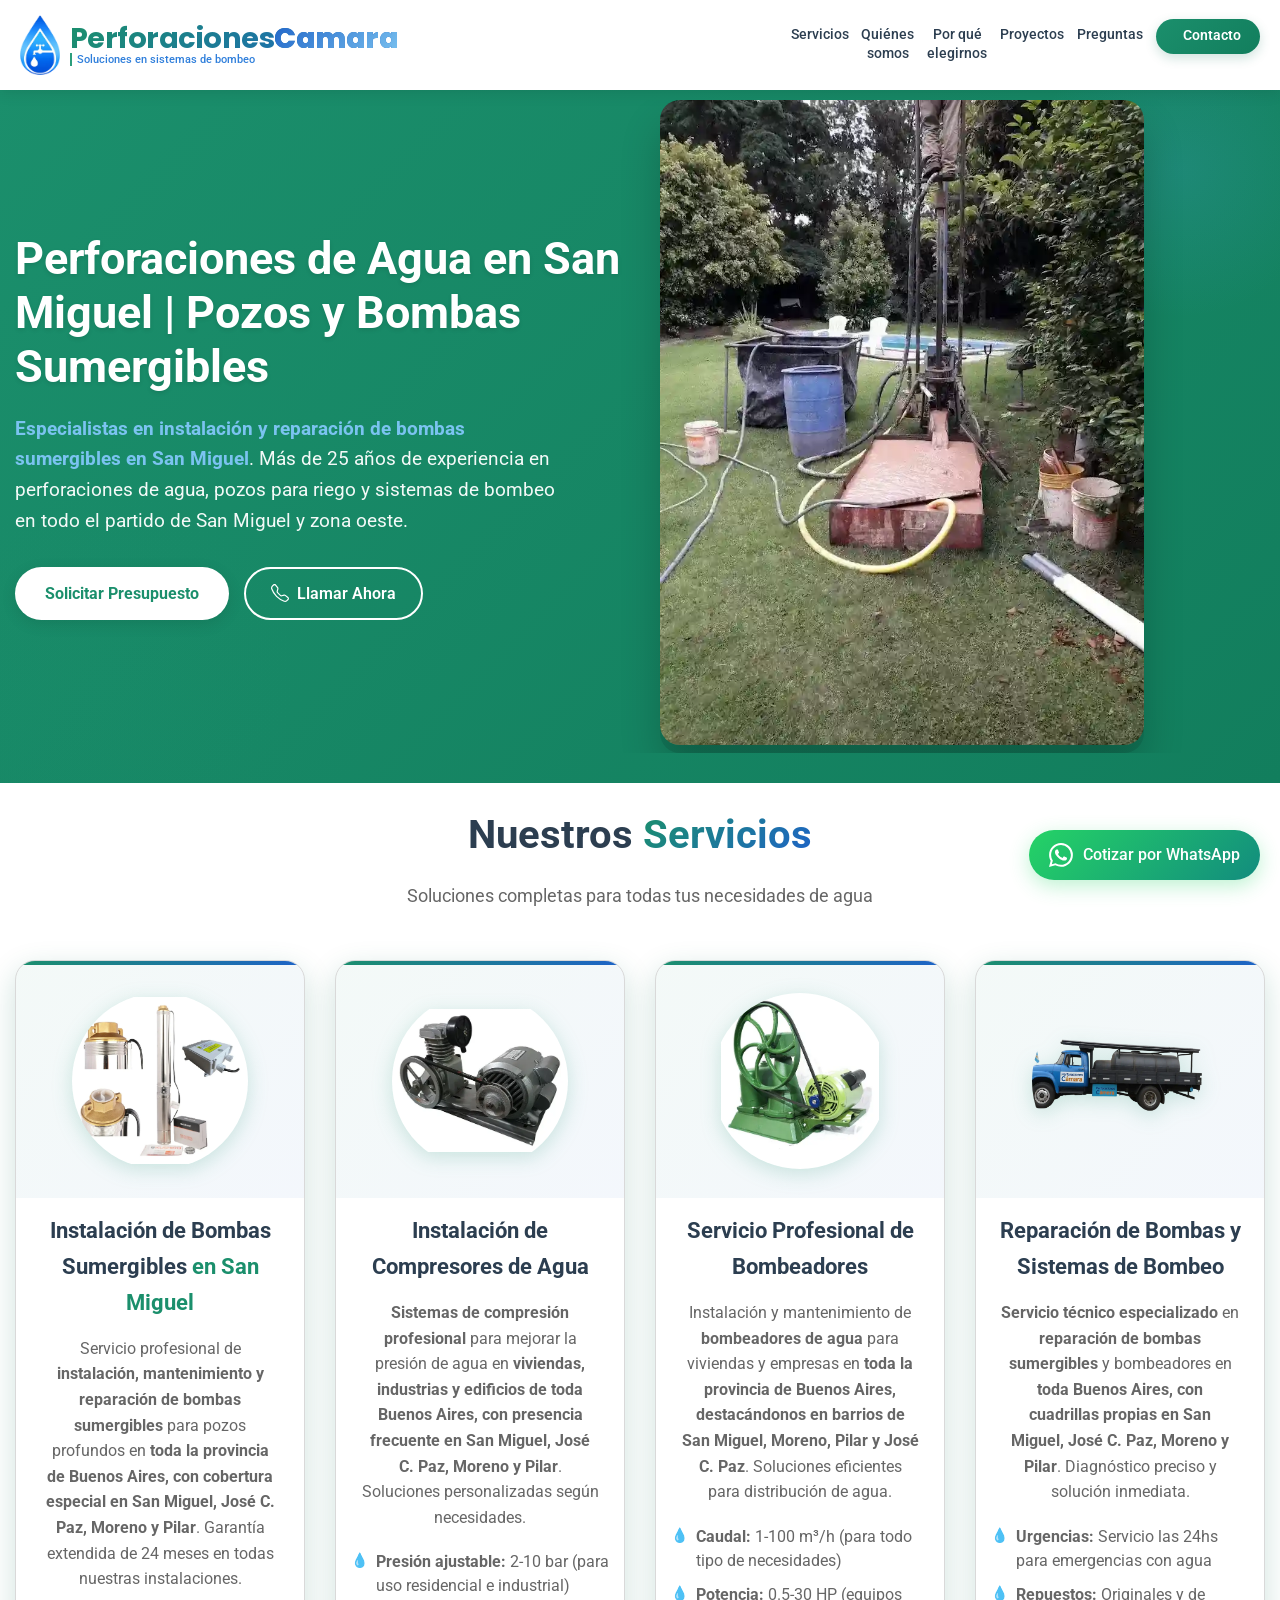
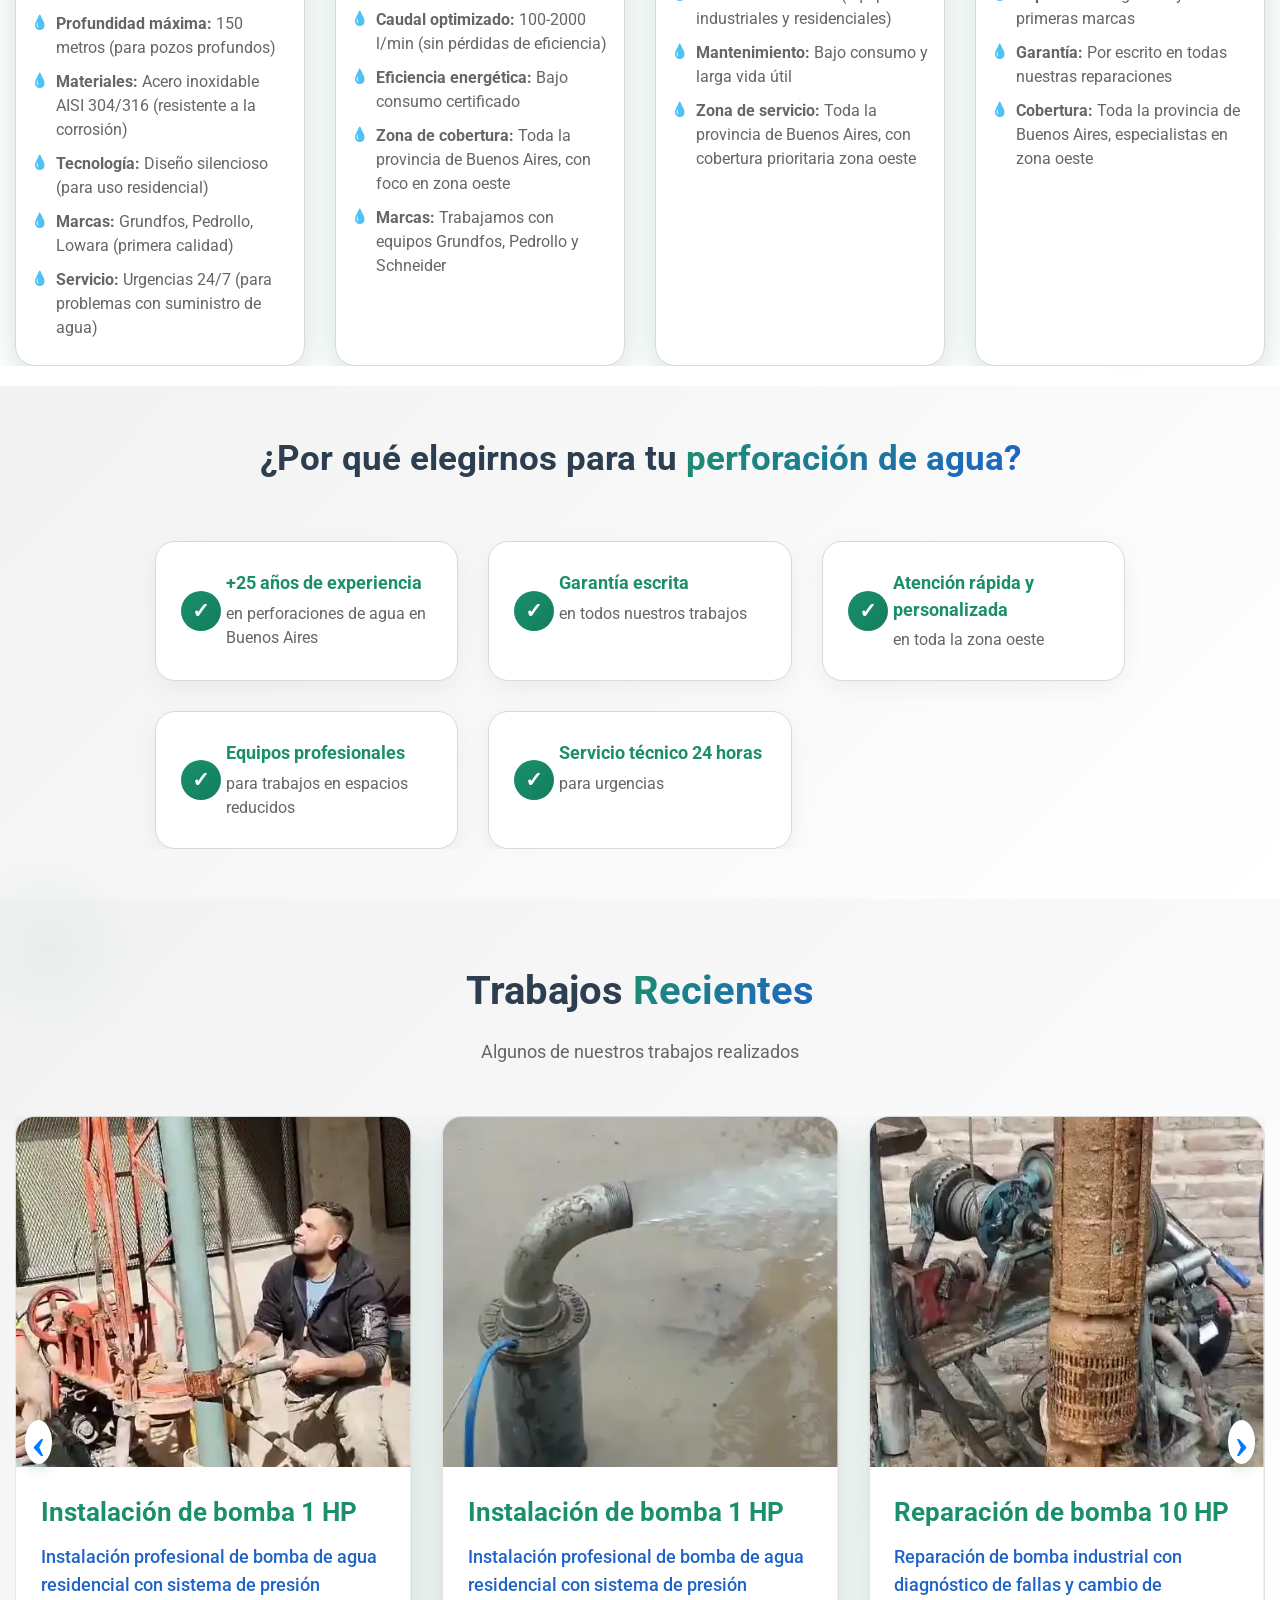
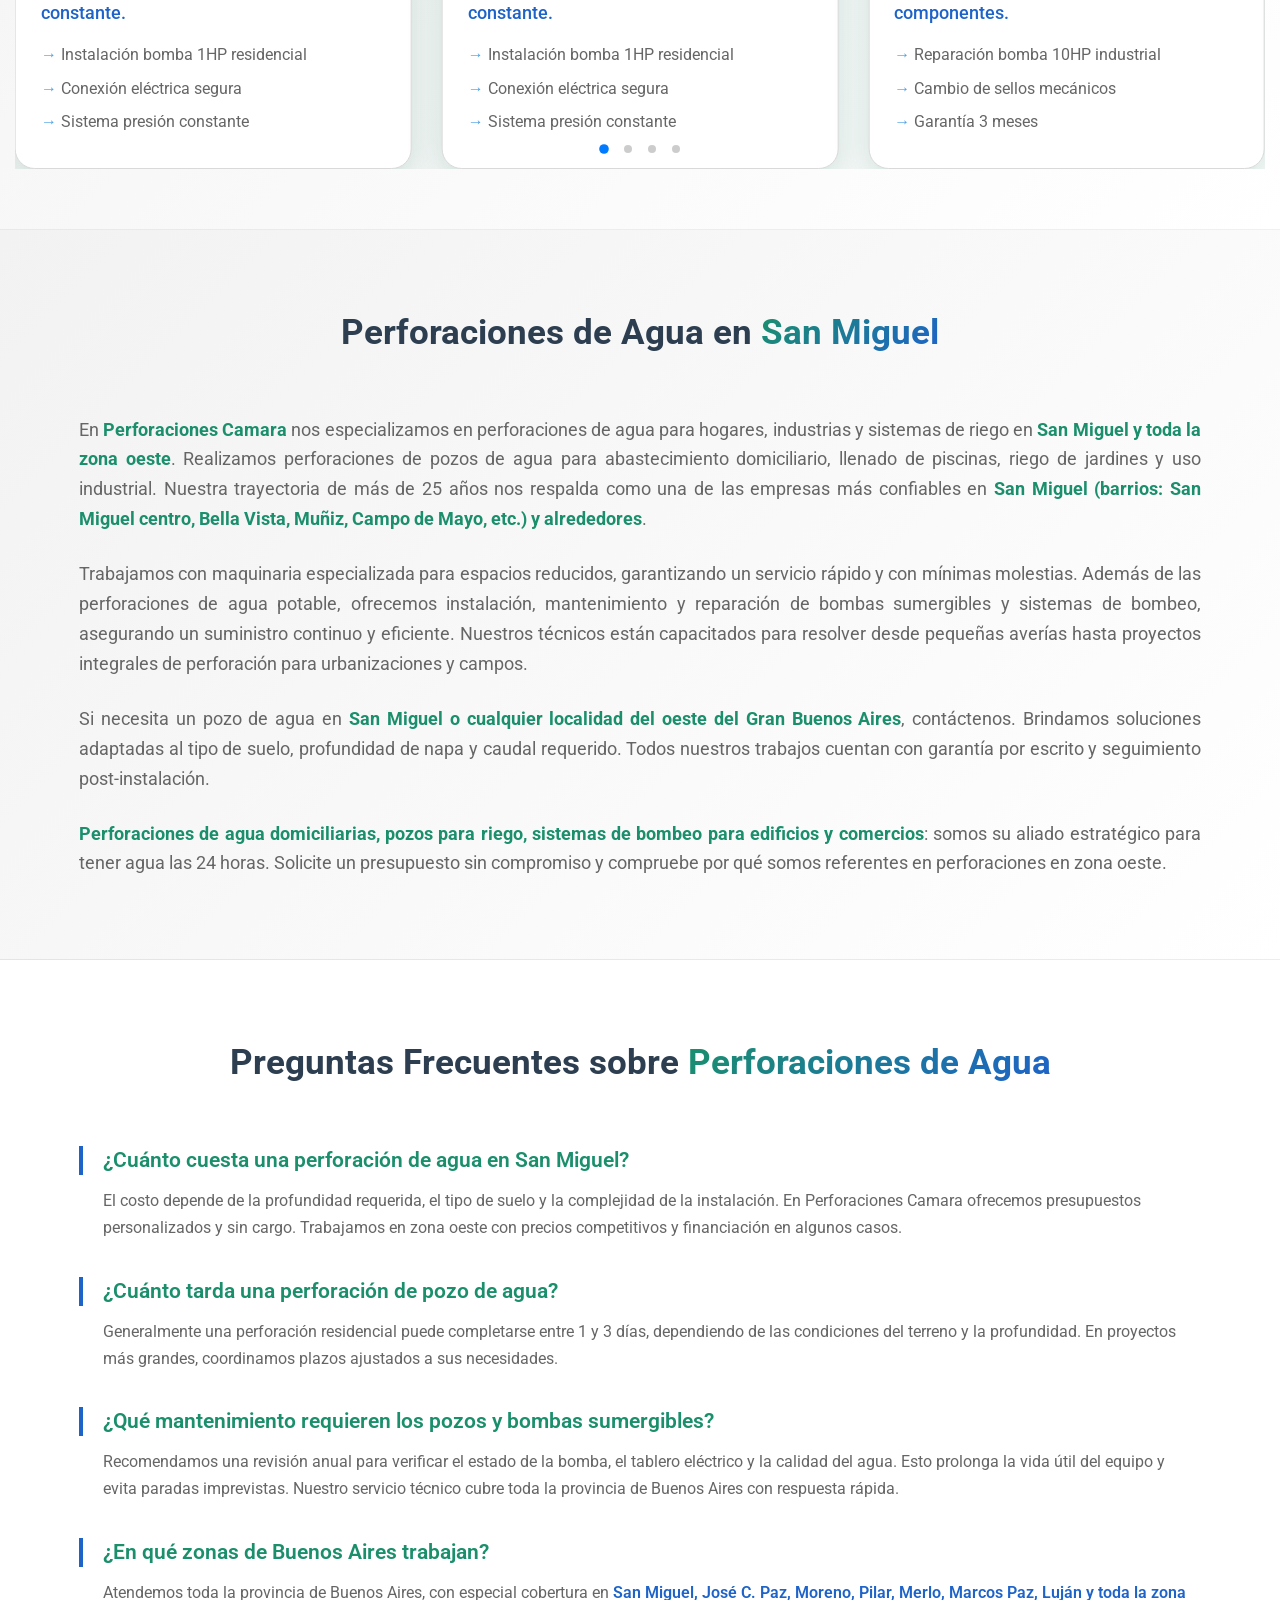
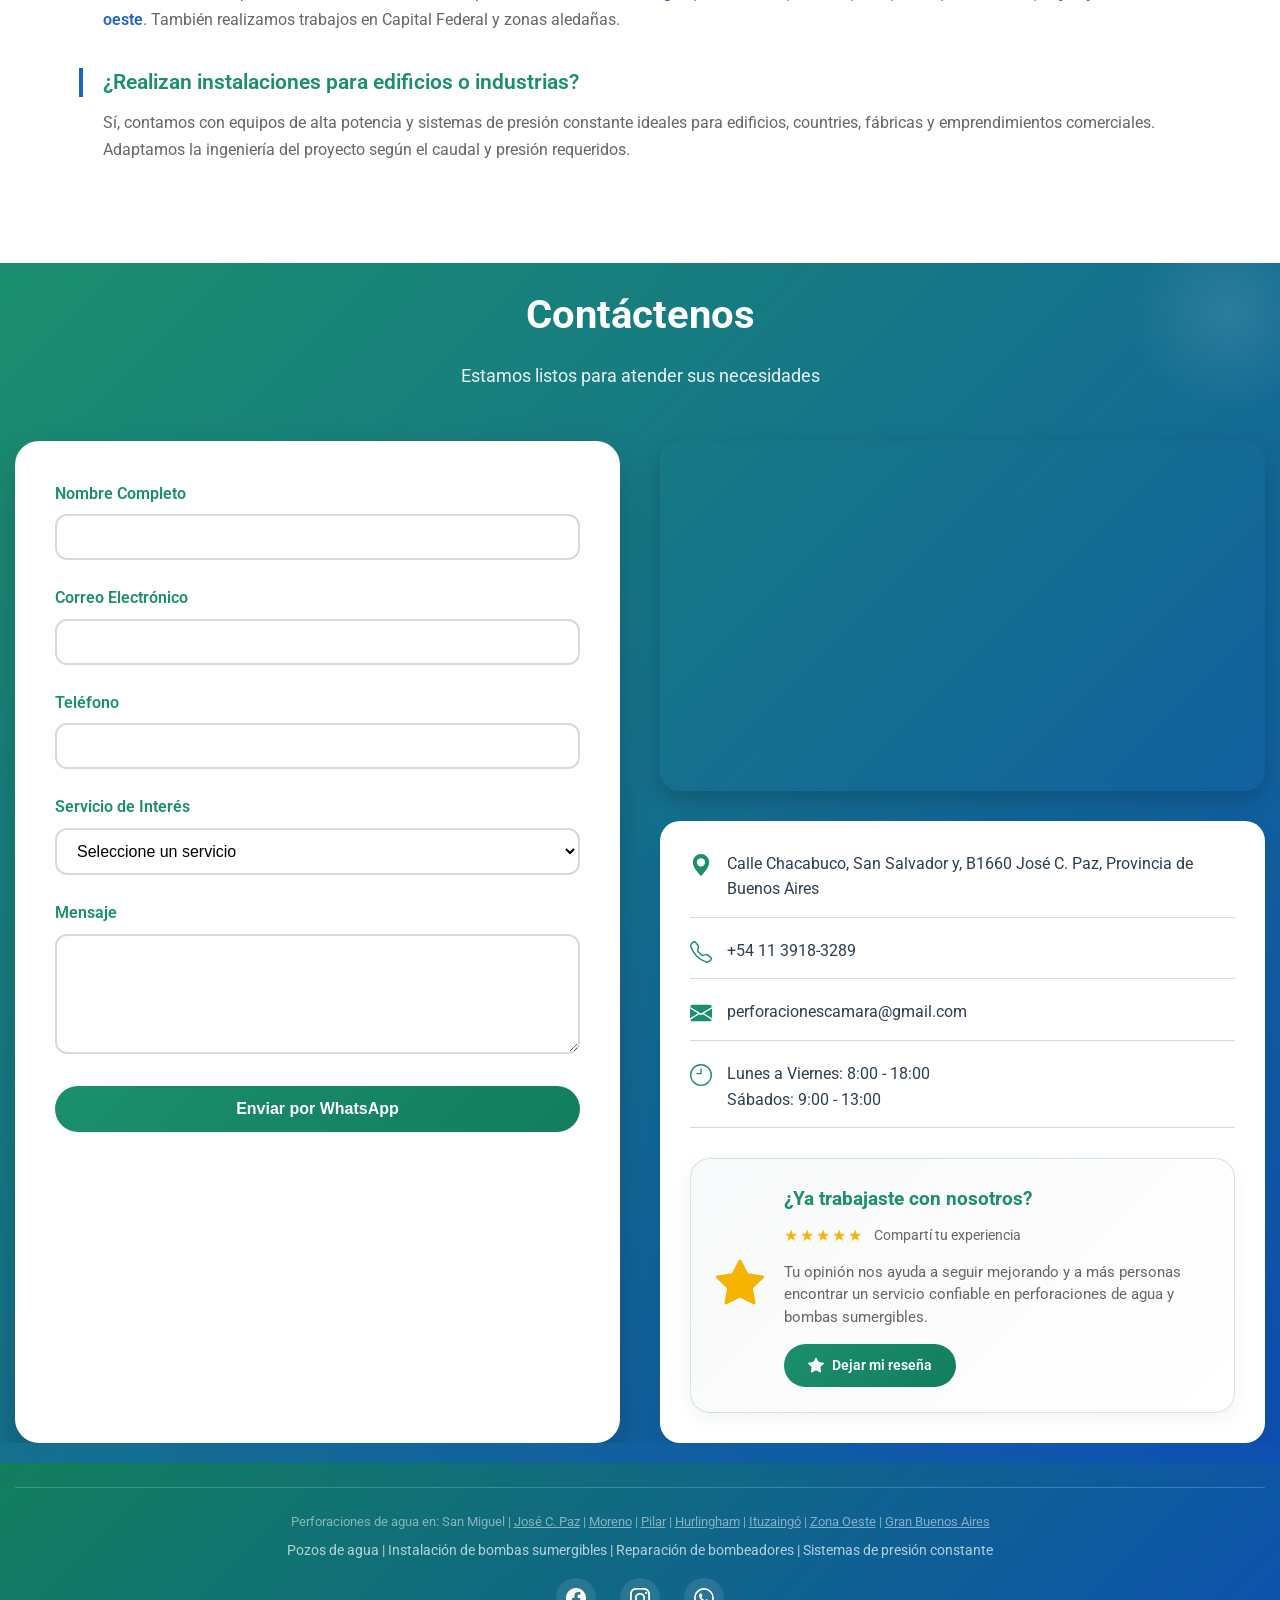
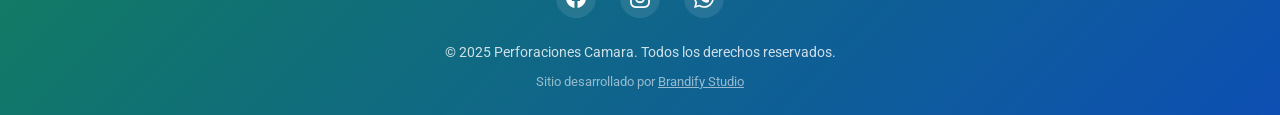
<file: san-miguel/index.html>
<!DOCTYPE html>
<html lang="es">
<head>
  <meta charset="UTF-8">
  <!-- TITLE para San Miguel -->
  <title>Perforaciones de Agua en San Miguel | Pozos y Bombas Sumergibles</title>
  
  <meta name="viewport" content="width=device-width, initial-scale=1.0">
  <meta name="description" content="Perforaciones Camara: Especialistas en perforación de pozos e instalación de bombas sumergibles en San Miguel. Servicio técnico 24/7 con 25 años de experiencia. Cotización inmediata y garantía extendida.">
  <!-- keywords eliminadas (Google ya no las usa), mantenemos por compatibilidad pero sin peso SEO -->
  <meta name="geo.region" content="AR-B" />
  <meta name="geo.placename" content="Buenos Aires" />
  <meta name="geo.position" content="-34.4950097;-58.7896075" />
  <meta name="ICBM" content="-34.4950097, -58.7896075" />
  <meta name="location" content="Buenos Aires, Argentina">
  <meta http-equiv="content-language" content="es">
  <meta name="author" content="Perforaciones Camara">
  <meta name="robots" content="index, follow">

  <!-- RUTAS CORREGIDAS con ../ -->
  <link rel="stylesheet" href="../css/base.css">
  <link rel="stylesheet" href="../css/mobil.css">
  <link rel="stylesheet" href="../css/tablet.css">
  <link rel="stylesheet" href="https://cdn.jsdelivr.net/npm/swiper/swiper-bundle.min.css"/>
  
  <link rel="preconnect" href="https://fonts.googleapis.com">
  <link rel="preconnect" href="https://fonts.gstatic.com" crossorigin>
  <link rel="preconnect" href="https://cdn.jsdelivr.net">
  <link rel="preconnect" href="https://unpkg.com">
  <link rel="canonical" href="https://perforacionescamara.com.ar/san-miguel/" />
  <link href="https://fonts.googleapis.com/css2?family=Poppins:wght@400;500;600;700&family=Roboto:wght@400;500&display=swap" rel="stylesheet">

  <script type="application/ld+json">
  {
    "@context": "https://schema.org",
    "@graph": [
      {
        "@type": "LocalBusiness",
        "name": "Perforaciones Camara",
        "image": "https://perforacionescamara.com.ar/img/logo.webp",
        "telephone": "+541161022419",
        "email": "perforacionescamara@gmail.com",
        "address": {
          "@type": "PostalAddress",
          "streetAddress": "Calle Chacabuco",
          "addressLocality": "San Miguel",
          "addressRegion": "Buenos Aires",
          "postalCode": "1665",
          "addressCountry": "AR"
        },
        "geo": {
          "@type": "GeoCoordinates",
          "latitude": "-34.4950097",
          "longitude": "-58.7896075"
        },
        "openingHoursSpecification": [
          {
            "@type": "OpeningHoursSpecification",
            "dayOfWeek": ["Monday", "Tuesday", "Wednesday", "Thursday", "Friday"],
            "opens": "08:00",
            "closes": "18:00"
          },
          {
            "@type": "OpeningHoursSpecification",
            "dayOfWeek": "Saturday",
            "opens": "09:00",
            "closes": "13:00"
          }
        ],
        "priceRange": "$$",
        "sameAs": [
          "https://www.facebook.com/profile.php?id=100032500175894",
          "https://www.instagram.com/perforaciones.camara/"
        ],
        "areaServed": [
          {
            "@type": "City",
            "name": "San Miguel"
          }
        ],
        "hasMap": "https://maps.app.goo.gl/XM9p6diacPf7K8zP7"
      },
      {
        "@type": "FAQPage",
        "mainEntity": [
          {
            "@type": "Question",
            "name": "¿Cuánto cuesta una perforación de agua en San Miguel?",
            "acceptedAnswer": {
              "@type": "Answer",
              "text": "El costo depende de la profundidad requerida, el tipo de suelo y la complejidad de la instalación. En Perforaciones Camara ofrecemos presupuestos personalizados y sin cargo. Trabajamos en zona oeste con precios competitivos y financiación en algunos casos."
            }
          },
          {
            "@type": "Question",
            "name": "¿Cuánto tarda una perforación de pozo de agua?",
            "acceptedAnswer": {
              "@type": "Answer",
              "text": "Generalmente una perforación residencial puede completarse entre 1 y 3 días, dependiendo de las condiciones del terreno y la profundidad. En proyectos más grandes, coordinamos plazos ajustados a sus necesidades."
            }
          },
          {
            "@type": "Question",
            "name": "¿Qué mantenimiento requieren los pozos y bombas sumergibles?",
            "acceptedAnswer": {
              "@type": "Answer",
              "text": "Recomendamos una revisión anual para verificar el estado de la bomba, el tablero eléctrico y la calidad del agua. Esto prolonga la vida útil del equipo y evita paradas imprevistas. Nuestro servicio técnico cubre toda la provincia de Buenos Aires con respuesta rápida."
            }
          },
          {
            "@type": "Question",
            "name": "¿En qué zonas de Buenos Aires trabajan?",
            "acceptedAnswer": {
              "@type": "Answer",
              "text": "Atendemos toda la provincia de Buenos Aires, con especial cobertura en San Miguel, José C. Paz, Moreno, Pilar, Merlo, Marcos Paz, Luján y toda la zona oeste. También realizamos trabajos en Capital Federal y zonas aledañas."
            }
          },
          {
            "@type": "Question",
            "name": "¿Realizan instalaciones para edificios o industrias?",
            "acceptedAnswer": {
              "@type": "Answer",
              "text": "Sí, contamos con equipos de alta potencia y sistemas de presión constante ideales para edificios, countries, fábricas y emprendimientos comerciales. Adaptamos la ingeniería del proyecto según el caudal y presión requeridos."
            }
          }
        ]
      }
    ]
  }
  </script>

</head>
<body>
  <!-- Header/Navbar -->
  <header class="header">
    <div class="container">
      <a href="https://perforacionescamara.com.ar" class="logo">
        <div class="logo-image">
          <img src="../img/logo.webp" 
               alt="Perforaciones Camara especialistas en perforaciones de agua y bombas sumergibles en San Miguel"
               width="200">
        </div>
        <div class="logo-info">
          <div class="logo-text">Perforaciones<span>Camara</span></div>
          <div class="logo-slogan">Soluciones en sistemas de bombeo</div>
        </div>
      </a>
      
      <nav class="navbar" aria-label="Navegación principal">
        <ul class="nav-links">
          <li class="nav-item">
            <a href="#servicios" class="nav-link">Servicios</a>
          </li>
          <li class="nav-item">
            <a href="#quienes-somos" class="nav-link">Quiénes<br>somos</a>
          </li>
          <li class="nav-item">
            <a href="#porque-elegirnos" class="nav-link">Por qué<br>elegirnos</a>
          </li>
          <li class="nav-item">
            <a href="#proyectos" class="nav-link">Proyectos</a>
          </li>
          <li class="nav-item">
            <a href="#preguntas-frecuentes" class="nav-link">Preguntas</a>
          </li>
          <li class="nav-item">
            <a href="#contacto" class="btn-nav nav-link">
              <i class="fas fa-phone-alt"></i> Contacto
            </a>
          </li>
        </ul>
      </nav>
      
      <div class="mobile-menu-btn">
        <span></span>
        <span></span>
        <span></span>
      </div>
    </div>
  </header>

  <!-- Overlay para cerrar menú móvil -->
  <div class="navbar-overlay"></div>

  <nav class="breadcrumbs" aria-label="Ruta de navegación">
    <ol itemscope itemtype="https://schema.org/BreadcrumbList">
      <li itemprop="itemListElement" itemscope itemtype="https://schema.org/ListItem">
        <a itemprop="item" href="https://www.perforacionescamara.com.ar">
          <span itemprop="name">Inicio</span>
        </a>
        <meta itemprop="position" content="1" />
      </li>
      <li itemprop="itemListElement" itemscope itemtype="https://schema.org/ListItem">
        <span itemprop="name">Servicios</span>
        <meta itemprop="position" content="2" />
      </li>
    </ol>
  </nav>
  
  <main>
    <!-- Hero Section -->
    <section class="hero">
      <div class="container">
        <div class="hero-content">
          <!-- H1 para San Miguel -->
          <h1>Perforaciones de Agua en San Miguel | Pozos y Bombas Sumergibles</h1>
          <p><strong>Especialistas en instalación y reparación de bombas sumergibles en San Miguel</strong>. Más de 25 años de experiencia en perforaciones de agua, pozos para riego y sistemas de bombeo en todo el partido de San Miguel y zona oeste.</p>
          <div class="hero-buttons">
            <a href="#contacto" class="btn-primary">Solicitar Presupuesto</a>
            <a href="tel:+541139183289" class="btn-secondary">
              <svg xmlns="http://www.w3.org/2000/svg" width="16" height="16" fill="currentColor" viewBox="0 0 16 16">
                <path d="M3.654 1.328a.678.678 0 0 0-1.015-.063L1.605 2.3c-.483.484-.661 1.169-.45 1.77a17.6 17.6 0 0 0 4.168 6.608 17.6 17.6 0 0 0 6.608 4.168c.601.211 1.286.033 1.77-.45l1.034-1.034a.678.678 0 0 0-.063-1.015l-2.307-1.794a.678.678 0 0 0-.58-.122l-2.19.547a1.75 1.75 0 0 1-1.657-.459L5.482 8.062a1.75 1.75 0 0 1-.46-1.657l.548-2.19a.678.678 0 0 0-.122-.58L3.654 1.328zM1.884.511a1.745 1.745 0 0 1 2.612.163L6.29 2.98c.329.423.445.974.315 1.494l-.547 2.19a.68.68 0 0 0 .178.643l2.457 2.457a.68.68 0 0 0 .644.178l2.189-.547a1.75 1.75 0 0 1 1.494.315l2.306 1.794c.829.645.905 1.87.163 2.611l-1.034 1.034c-.74.74-1.846 1.065-2.877.702a18.6 18.6 0 0 1-7.01-4.42 18.6 18.6 0 0 1-4.42-7.009c-.362-1.03-.037-2.137.703-2.877L1.885.511z"/>
              </svg>
              Llamar Ahora
            </a>
          </div>
        </div>
        <div class="hero-image">
          <img src="../img/perforaciones-de-agua-buenos-aires-zona-oeste.webp"
               alt="Instalación profesional de bomba sumergible en San Miguel y zona oeste"
               width="800"
               fetchpriority="high">
        </div>
      </div>
    </section>

    <!-- Servicios -->
    <section id="servicios" class="services">
      <div class="container">
        <div class="section-header">
          <h2>Nuestros <span>Servicios</span></h2>
          <p>Soluciones completas para todas tus necesidades de agua</p>
        </div>
        <div class="services-grid">
          <div class="service-card" itemscope itemtype="http://schema.org/Service">
            <div class="service-icon">
              <img src="../img/instalacion-bomba-sumergible-san-miguel-jose-c-paz.webp" 
                  alt="instalación y reparación de bombas sumergibles en San Miguel y zona oeste" 
                  loading="lazy"
                  width="100"
                  height="100"
                  itemprop="image">
            </div>
            
            <h3 itemprop="name">Instalación de Bombas Sumergibles <strong>en San Miguel</strong></h3>
            
            <div itemprop="description">
              <p>Servicio profesional de <strong>instalación, mantenimiento y reparación de bombas sumergibles</strong> para pozos profundos en <strong>toda la provincia de Buenos Aires, con cobertura especial en San Miguel, José C. Paz, Moreno y Pilar</strong>. Garantía extendida de 24 meses en todas nuestras instalaciones.</p>
            </div>
            
            <button class="features-toggle">▼ Ver características</button>
            
            <ul class="service-features">
              <li itemprop="feature" itemscope itemtype="http://schema.org/PropertyValue">
                <strong><span itemprop="name">Profundidad máxima:</span></strong> 
                <span itemprop="value">150 metros</span> (para pozos profundos)
              </li>
              <li itemprop="feature" itemscope itemtype="http://schema.org/PropertyValue">
                <strong><span itemprop="name">Materiales:</span></strong> 
                <span itemprop="value">Acero inoxidable AISI 304/316</span> (resistente a la corrosión)
              </li>
              <li itemprop="feature" itemscope itemtype="http://schema.org/PropertyValue">
                <strong><span itemprop="name">Tecnología:</span></strong> 
                <span itemprop="value">Diseño silencioso</span> (para uso residencial)
              </li>
              <li itemprop="feature" itemscope itemtype="http://schema.org/PropertyValue">
                <strong><span itemprop="name">Marcas:</span></strong>
                <span itemprop="value">Grundfos, Pedrollo, Lowara</span> (primera calidad)
              </li>
              <li itemprop="feature" itemscope itemtype="http://schema.org/PropertyValue">
                <strong><span itemprop="name">Servicio:</span></strong>
                <span itemprop="value">Urgencias 24/7</span> (para problemas con suministro de agua)
              </li>
            </ul>
          </div>
          
          <div class="service-card" itemscope itemtype="http://schema.org/Service">
            <div class="service-icon">
              <img src="../img/compresor-agua-presion-constante-zona-oeste.webp" 
                  alt="instalación de compresores de agua para presión constante en San Miguel y zona oeste" 
                  loading="lazy"
                  width="100"
                  height="100">
            </div>
            <h3>Instalación de Compresores de Agua</h3>
            <p><strong>Sistemas de compresión profesional</strong> para mejorar la presión de agua en <strong>viviendas, industrias y edificios de toda Buenos Aires, con presencia frecuente en San Miguel, José C. Paz, Moreno y Pilar</strong>. Soluciones personalizadas según necesidades.</p>
            
            <button class="features-toggle">▼ Ver características</button>
            
            <ul class="service-features">
              <li><strong>Presión ajustable:</strong> 2-10 bar (para uso residencial e industrial)</li>
              <li><strong>Caudal optimizado:</strong> 100-2000 l/min (sin pérdidas de eficiencia)</li>
              <li><strong>Eficiencia energética:</strong> Bajo consumo certificado</li>
              <li><strong>Zona de cobertura:</strong> Toda la provincia de Buenos Aires, con foco en zona oeste</li>
              <li><strong>Marcas:</strong> Trabajamos con equipos Grundfos, Pedrollo y Schneider</li>
            </ul>
          </div>

          <div class="service-card" itemscope itemtype="http://schema.org/Service">
            <div class="service-icon">
              <img src="../img/reparacion-bombeadores-moreno-pilar.webp" 
                  alt="servicio técnico de bombeadores en San Miguel y toda la zona oeste" 
                  loading="lazy"
                  width="100"
                  height="100">
            </div>
            <h3>Servicio Profesional de Bombeadores</h3>
            <p>Instalación y mantenimiento de <strong>bombeadores de agua</strong> para viviendas y empresas en <strong>toda la provincia de Buenos Aires, destacándonos en barrios de San Miguel, Moreno, Pilar y José C. Paz</strong>. Soluciones eficientes para distribución de agua.</p>
            
            <button class="features-toggle">▼ Ver características</button>
            
            <ul class="service-features">
              <li><strong>Caudal:</strong> 1-100 m³/h (para todo tipo de necesidades)</li>
              <li><strong>Potencia:</strong> 0.5-30 HP (equipos industriales y residenciales)</li>
              <li><strong>Mantenimiento:</strong> Bajo consumo y larga vida útil</li>
              <li><strong>Zona de servicio:</strong> Toda la provincia de Buenos Aires, con cobertura prioritaria zona oeste</li>
            </ul>
          </div>
          
          <div class="service-card" itemscope itemtype="http://schema.org/Service">
            <div class="service-icon">
              <img src="../img/servicio-tecnico-bombas-24hs-buenos-aires.webp" 
                  alt="reparación urgente de bombas sumergibles en San Miguel 24 horas" 
                  loading="lazy"
                  width="100"
                  height="100">
            </div>
            <h3>Reparación de Bombas y Sistemas de Bombeo</h3>
            <p><strong>Servicio técnico especializado</strong> en <strong>reparación de bombas sumergibles</strong> y bombeadores en <strong>toda Buenos Aires, con cuadrillas propias en San Miguel, José C. Paz, Moreno y Pilar</strong>. Diagnóstico preciso y solución inmediata.</p>
            
            <button class="features-toggle">▼ Ver características</button>
            
            <ul class="service-features">
              <li><strong>Urgencias:</strong> Servicio las 24hs para emergencias con agua</li>
              <li><strong>Repuestos:</strong> Originales y de primeras marcas</li>
              <li><strong>Garantía:</strong> Por escrito en todas nuestras reparaciones</li>
              <li><strong>Cobertura:</strong> Toda la provincia de Buenos Aires, especialistas en zona oeste</li>
            </ul>
          </div>
        </div>
      </div>
    </section>

    <!-- ¿Por qué elegirnos? -->
    <section id="porque-elegirnos" class="trust-section">
      <div class="container">
        <h2>¿Por qué elegirnos para tu <span>perforación de agua?</span></h2>
        <ul class="trust-list">
          <li><strong>+25 años de experiencia</strong> en perforaciones de agua en Buenos Aires</li>
          <li><strong>Garantía escrita</strong> en todos nuestros trabajos</li>
          <li><strong>Atención rápida y personalizada</strong> en toda la zona oeste</li>
          <li><strong>Equipos profesionales</strong> para trabajos en espacios reducidos</li>
          <li><strong>Servicio técnico 24 horas</strong> para urgencias</li>
        </ul>
      </div>
    </section>
    
    <!-- Proyectos -->
    <section id="proyectos" class="projects">
      <div class="container">
        <div class="section-header">
          <h2>Trabajos <span>Recientes</span></h2>
          <p>Algunos de nuestros trabajos realizados</p>
        </div>
        
        <div class="swiper projects-swiper">
          <div class="swiper-wrapper">
            <div class="swiper-slide project-slide">
              <img src="../img/instalacion-bomba-1hp-residencial-san-miguel.webp" 
                   alt="instalación de bomba sumergible 1HP para uso residencial en San Miguel"
                   width="400">
              <div class="project-info">
                <h3>Instalación de bomba 1 HP</h3>
                <p>Instalación profesional de bomba de agua residencial con sistema de presión constante.</p>
                <ul>
                  <li>Instalación bomba 1HP residencial</li>
                  <li>Conexión eléctrica segura</li>
                  <li>Sistema presión constante</li>
                </ul>              
              </div>
            </div>
            
            <div class="swiper-slide project-slide">
              <img src="../img/reparacion-bomba-10hp-industrial-jose-c-paz.webp" 
                   alt="reparación de bomba industrial 10HP en San Miguel"
                   width="400">
              <div class="project-info">
                <h3>Reparación de bomba 10 HP</h3>
                <p>Reparación de bomba industrial con diagnóstico de fallas y cambio de componentes.</p>
                <ul>
                  <li>Reparación bomba 10HP industrial</li>
                  <li>Cambio de sellos mecánicos</li>
                  <li>Garantía 3 meses</li>
                </ul>
              </div>
            </div>
            
            <div class="swiper-slide project-slide">
              <img src="../img/instalacion-bomba-3hp-comercial-moreno.webp" 
                   alt="instalación de bomba sumergible 3HP para sistema hidroneumático en San Miguel"
                   width="400">
              <div class="project-info">
                <h3>Instalación de bomba 3 HP</h3>
                <p>Sistema de bombeo para procesos manufactureros.</p>
                <ul>
                  <li>Instalación bomba 3HP comercial</li>
                  <li>Configuración hidroneumática</li>
                  <li>Pruebas de presión y garantía de funcionamiento sin interrupciones</li>
                </ul>
              </div>
            </div>

            <div class="swiper-slide project-slide">
              <img src="../img/instalacion-bomba-sumergible-pilar-zona-norte.webp" 
                   alt="instalación de bomba sumergible 1HP en San Miguel"
                   width="400">
              <div class="project-info">
                <h3>Instalación de bomba 1 HP</h3>
                <p>Instalación profesional de bomba de agua residencial con sistema de presión constante.</p>
                <ul>
                  <li>Instalación bomba 1HP residencial</li>
                  <li>Conexión eléctrica segura</li>
                  <li>Sistema presión constante</li>
                </ul>              
              </div>
            </div>
          </div>
          <div class="swiper-pagination"></div>
          <div class="swiper-button-prev"></div>
          <div class="swiper-button-next"></div>
        </div>
      </div>
    </section>

    <!-- SECCIÓN QUIÉNES SOMOS -->
    <section id="quienes-somos" class="seo-content">
      <div class="container">
        <h2>Perforaciones de Agua en <span>San Miguel</span></h2>
        <p>
          En <strong>Perforaciones Camara</strong> nos especializamos en perforaciones de agua para hogares, industrias y sistemas de riego en <strong>San Miguel y toda la zona oeste</strong>. 
          Realizamos perforaciones de pozos de agua para abastecimiento domiciliario, llenado de piscinas, riego de jardines y uso industrial. 
          Nuestra trayectoria de más de 25 años nos respalda como una de las empresas más confiables en <strong>San Miguel (barrios: San Miguel centro, Bella Vista, Muñiz, Campo de Mayo, etc.) y alrededores</strong>.
        </p>
        <p>
          Trabajamos con maquinaria especializada para espacios reducidos, garantizando un servicio rápido y con mínimas molestias. Además de las perforaciones de agua potable, ofrecemos instalación, mantenimiento y reparación de bombas sumergibles y sistemas de bombeo, asegurando un suministro continuo y eficiente. Nuestros técnicos están capacitados para resolver desde pequeñas averías hasta proyectos integrales de perforación para urbanizaciones y campos.
        </p>
        <p>
          Si necesita un pozo de agua en <strong>San Miguel o cualquier localidad del oeste del Gran Buenos Aires</strong>, contáctenos. Brindamos soluciones adaptadas al tipo de suelo, profundidad de napa y caudal requerido. Todos nuestros trabajos cuentan con garantía por escrito y seguimiento post-instalación.
        </p>
        <p>
          <strong>Perforaciones de agua domiciliarias, pozos para riego, sistemas de bombeo para edificios y comercios</strong>: somos su aliado estratégico para tener agua las 24 horas. Solicite un presupuesto sin compromiso y compruebe por qué somos referentes en perforaciones en zona oeste.
        </p>
      </div>
    </section>

    <!-- SECCIÓN FAQ -->
    <section id="preguntas-frecuentes" class="faq-section">
      <div class="container">
        <h2>Preguntas Frecuentes sobre <span>Perforaciones de Agua</span></h2>
        
        <h3>¿Cuánto cuesta una perforación de agua en San Miguel?</h3>
        <p>El costo depende de la profundidad requerida, el tipo de suelo y la complejidad de la instalación. En Perforaciones Camara ofrecemos presupuestos personalizados y sin cargo. Trabajamos en zona oeste con precios competitivos y financiación en algunos casos.</p>
        
        <h3>¿Cuánto tarda una perforación de pozo de agua?</h3>
        <p>Generalmente una perforación residencial puede completarse entre 1 y 3 días, dependiendo de las condiciones del terreno y la profundidad. En proyectos más grandes, coordinamos plazos ajustados a sus necesidades.</p>
        
        <h3>¿Qué mantenimiento requieren los pozos y bombas sumergibles?</h3>
        <p>Recomendamos una revisión anual para verificar el estado de la bomba, el tablero eléctrico y la calidad del agua. Esto prolonga la vida útil del equipo y evita paradas imprevistas. Nuestro servicio técnico cubre toda la provincia de Buenos Aires con respuesta rápida.</p>
        
        <h3>¿En qué zonas de Buenos Aires trabajan?</h3>
        <p>Atendemos toda la provincia de Buenos Aires, con especial cobertura en <strong>San Miguel, José C. Paz, Moreno, Pilar, Merlo, Marcos Paz, Luján y toda la zona oeste</strong>. También realizamos trabajos en Capital Federal y zonas aledañas.</p>
        
        <h3>¿Realizan instalaciones para edificios o industrias?</h3>
        <p>Sí, contamos con equipos de alta potencia y sistemas de presión constante ideales para edificios, countries, fábricas y emprendimientos comerciales. Adaptamos la ingeniería del proyecto según el caudal y presión requeridos.</p>
      </div>
    </section>

    <!-- Contacto -->
    <section id="contacto" class="contact">
      <div class="container">
        <div class="section-header">
          <h2>Contáctenos</h2>
          <p>Estamos listos para atender sus necesidades</p>
        </div>
        
        <div class="contact-grid">
          <div class="contact-form">
            <form id="contactForm">
              <div class="form-group">
                <label for="name">Nombre Completo</label>
                <input type="text" id="name" required>
              </div>
              
              <div class="form-group">
                <label for="email">Correo Electrónico</label>
                <input type="email" id="email" required>
              </div>
              
              <div class="form-group">
                <label for="phone">Teléfono</label>
                <input type="tel" id="phone" required>
              </div>
              
              <div class="form-group">
                <label for="service">Servicio de Interés</label>
                <select id="service" required>
                  <option value="">Seleccione un servicio</option>
                  <option value="bomba">Bomba Sumergible</option>
                  <option value="compresor">Compresor</option>
                  <option value="bombeador">Bombeador</option>
                  <option value="reparacion">Reparación</option>
                  <option value="otro">Otro</option>
                </select>
              </div>
              
              <div class="form-group">
                <label for="message">Mensaje</label>
                <textarea id="message" rows="4" required></textarea>
              </div>
              
              <button type="submit" class="btn-submit">Enviar por WhatsApp</button>
            </form>
          </div>
          
          <div class="contact-map">
            <div class="map-container">
              <iframe src="https://www.google.com/maps/embed?pb=!1m18!1m12!1m3!1d3288.3105803916956!2d-58.78960759999999!3d-34.4950097!2m3!1f0!2f0!3f0!3m2!1i1024!2i768!4f13.1!3m3!1m2!1s0x95bc997631d811b5%3A0x26855a58a3bdd645!2sPerforaciones%20camara!5e0!3m2!1ses!2sar!4v1747162366873!5m2!1ses!2sar" 
                      width="100%" 
                      height="100%" 
                      style="border:0;" 
                      allowfullscreen="" 
                      loading="lazy" 
                      referrerpolicy="no-referrer-when-downgrade"
                      title="Ubicación de Perforaciones Cámara en San Miguel"></iframe>
            </div>
            
            <div class="contact-info">
              <div class="info-item">
                <svg xmlns="http://www.w3.org/2000/svg" width="24" height="24" fill="currentColor" viewBox="0 0 16 16">
                  <path d="M8 16s6-5.686 6-10A6 6 0 0 0 2 6c0 4.314 6 10 6 10zm0-7a3 3 0 1 1 0-6 3 3 0 0 1 0 6z"/>
                </svg>
                <p>
                  <a href="https://maps.app.goo.gl/XM9p6diacPf7K8zP7" 
                    target="_blank" 
                    rel="noopener noreferrer"
                    class="contact-link">
                    Calle Chacabuco, San Salvador y, B1660 José C. Paz, Provincia de Buenos Aires
                  </a>
                </p>
              </div>
              
              <div class="info-item">
                <svg xmlns="http://www.w3.org/2000/svg" width="24" height="24" fill="currentColor" viewBox="0 0 16 16">
                  <path d="M3.654 1.328a.678.678 0 0 0-1.015-.063L1.605 2.3c-.483.484-.661 1.169-.45 1.77a17.6 17.6 0 0 0 4.168 6.608 17.6 17.6 0 0 0 6.608 4.168c.601.211 1.286.033 1.77-.45l1.034-1.034a.678.678 0 0 0-.063-1.015l-2.307-1.794a.678.678 0 0 0-.58-.122l-2.19.547a1.75 1.75 0 0 1-1.657-.459L5.482 8.062a1.75 1.75 0 0 1-.46-1.657l.548-2.19a.678.678 0 0 0-.122-.58L3.654 1.328zM1.884.511a1.745 1.745 0 0 1 2.612.163L6.29 2.98c.329.423.445.974.315 1.494l-.547 2.19a.68.68 0 0 0 .178.643l2.457 2.457a.68.68 0 0 0 .644.178l2.189-.547a1.75 1.75 0 0 1 1.494.315l2.306 1.794c.829.645.905 1.87.163 2.611l-1.034 1.034c-.74.74-1.846 1.065-2.877.702a18.6 18.6 0 0 1-7.01-4.42 18.6 18.6 0 0 1-4.42-7.009c-.362-1.03-.037-2.137.703-2.877L1.885.511z"/>
                </svg>
                <p><a href="tel:+541139183289" class="contact-link">+54 11 3918-3289</a></p>
              </div>
              
              <div class="info-item">
                <svg xmlns="http://www.w3.org/2000/svg" width="24" height="24" fill="currentColor" viewBox="0 0 16 16">
                  <path d="M.05 3.555A2 2 0 0 1 2 2h12a2 2 0 0 1 1.95 1.555L8 8.414.05 3.555ZM0 4.697v7.104l5.803-3.558L0 4.697ZM6.761 8.83l-6.57 4.027A2 2 0 0 0 2 14h12a2 2 0 0 0 1.808-1.144l-6.57-4.027L8 9.586l-1.239-.757Zm3.436-.586L16 11.801V4.697l-5.803 3.546Z"/>
                </svg>
                <p><a href="mailto:perforacionescamara@gmail.com" class="contact-link">perforacionescamara@gmail.com</a></p>
              </div>
              
              <div class="info-item">
                <svg xmlns="http://www.w3.org/2000/svg" width="24" height="24" fill="currentColor" viewBox="0 0 16 16">
                  <path d="M8 1a7 7 0 1 0 0 14A7 7 0 0 0 8 1zm0-1a8 8 0 1 1 0 16A8 8 0 0 1 8 0z"/>
                  <path d="M8 3a.5.5 0 0 1 .5.5v3.5a.5.5 0 0 1-.5.5H5a.5.5 0 0 1 0-1h2.5V3.5A.5.5 0 0 1 8 3z"/>
                </svg>
                <p>Lunes a Viernes: 8:00 - 18:00<br>Sábados: 9:00 - 13:00</p>
              </div>

              <div class="reviews-cta">
                <div class="reviews-icon">
                  <svg xmlns="http://www.w3.org/2000/svg" width="32" height="32" fill="currentColor" viewBox="0 0 16 16">
                    <path d="M3.612 15.443c-.386.198-.824-.149-.746-.592l.83-4.73L.173 6.765c-.329-.314-.158-.888.283-.95l4.898-.696L7.538.792c.197-.39.73-.39.927 0l2.184 4.327 4.898.696c.441.062.612.636.282.95l-3.522 3.356.83 4.73c.078.443-.36.79-.746.592L8 13.187l-4.389 2.256z"/>
                  </svg>
                </div>
                <div class="reviews-content">
                  <h3>¿Ya trabajaste con nosotros?</h3>
                  <div class="rating">
                    <span class="stars">★★★★★</span>
                    <span class="rating-text">Compartí tu experiencia</span>
                  </div>
                  <p>Tu opinión nos ayuda a seguir mejorando y a más personas encontrar un servicio confiable en perforaciones de agua y bombas sumergibles.</p>
                  <a href="https://g.page/r/CUXWvaNYWoUmEAE/review" 
                    target="_blank" 
                    rel="noopener noreferrer" 
                    class="btn-reviews">
                    <svg xmlns="http://www.w3.org/2000/svg" width="18" height="18" fill="currentColor" viewBox="0 0 16 16">
                      <path d="M3.612 15.443c-.386.198-.824-.149-.746-.592l.83-4.73L.173 6.765c-.329-.314-.158-.888.283-.95l4.898-.696L7.538.792c.197-.39.73-.39.927 0l2.184 4.327 4.898.696c.441.062.612.636.282.95l-3.522 3.356.83 4.73c.078.443-.36.79-.746.592L8 13.187l-4.389 2.256z"/>
                    </svg>
                    Dejar mi reseña
                  </a>
                </div>
              </div>
            </div>
          </div>
        </div>
      </div>
    </section>

    <script src="../js/script.js"></script>
    <script src="https://cdn.jsdelivr.net/npm/swiper@8/swiper-bundle.min.js" defer></script>
  </main>

 <!-- Footer -->
  <footer class="footer" itemscope itemtype="http://schema.org/LocalBusiness">
    <div class="container">
      <div class="footer-seo">
        <p class="credits">
          Perforaciones de agua en: 
          San Miguel | 
          <a href="/jose-c-paz/">José C. Paz</a> | 
          <a href="/moreno/">Moreno</a> | 
          <a href="/pilar/">Pilar</a> | 
          <a href="/hurlingham/">Hurlingham</a> | 
          <a href="/ituzaingo/">Ituzaingó</a> | 
          <a href="/zona-oeste/">Zona Oeste</a>  | 
          <a href="/gran-buenos-aires/">Gran Buenos Aires</a> 
        </p>
        <p>
          Pozos de agua | Instalación de bombas sumergibles | Reparación de bombeadores | Sistemas de presión constante
        </p>
      </div>

      <div itemprop="name" style="display:none">Perforaciones Camara</div>
      <div class="social-links">
        <a href="https://www.facebook.com/profile.php?id=100032500175894" class="facebook" aria-label="Facebook">
          <svg xmlns="http://www.w3.org/2000/svg" width="20" height="20" fill="currentColor" viewBox="0 0 16 16">
            <path d="M16 8.049c0-4.446-3.582-8.05-8-8.05C3.58 0-.002 3.603-.002 8.05c0 4.017 2.926 7.347 6.75 7.951v-5.625h-2.03V8.05H6.75V6.275c0-2.017 1.195-3.131 3.022-3.131.876 0 1.791.157 1.791.157v1.98h-1.009c-.993 0-1.303.621-1.303 1.258v1.51h2.218l-.354 2.326H9.25V16c3.824-.604 6.75-3.934 6.75-7.951z"/>
          </svg>
        </a>
        <a href="https://www.instagram.com/perforaciones.camara/" class="instagram" aria-label="Instagram">
          <svg xmlns="http://www.w3.org/2000/svg" width="20" height="20" fill="currentColor" viewBox="0 0 16 16">
            <path d="M8 0C5.829 0 5.556.01 4.703.048 3.85.088 3.269.222 2.76.42a3.92 3.92 0 0 0-1.417.923A3.92 3.92 0 0 0 .42 2.76C.222 3.268.087 3.85.048 4.7.01 5.555 0 5.827 0 8.001c0 2.172.01 2.444.048 3.297.04.852.174 1.433.372 1.942.205.526.478.972.923 1.417.444.445.89.719 1.416.923.51.198 1.09.332 1.942.372.853.037 1.125.048 3.298.048 2.173 0 2.445-.01 3.298-.048.852-.04 1.433-.174 1.941-.372a3.92 3.92 0 0 0 1.417-.923c.445-.445.719-.891.923-1.416.198-.51.332-1.09.372-1.941.037-.853.048-1.125.048-3.298 0-2.173-.01-2.445-.048-3.298-.04-.852-.174-1.433-.372-1.941a3.92 3.92 0 0 0-.923-1.417A3.92 3.92 0 0 0 13.24.42c-.51-.198-1.09-.332-1.941-.372C10.445.01 10.173 0 8 0zm0 1.44c2.136 0 2.39.01 3.233.048.78.036 1.203.166 1.485.276.374.145.64.319.92.599.28.28.453.546.598.92.11.281.24.705.276 1.485.037.843.048 1.097.048 3.233 0 2.136-.01 2.39-.048 3.233-.036.78-.166 1.203-.276 1.485-.145.374-.319.64-.599.92-.28.28-.546.453-.92.598-.281.11-.705.24-1.485.276-.843.037-1.097.048-3.233.048-2.136 0-2.39-.01-3.233-.048-.78-.036-1.203-.166-1.485-.276a3.92 3.92 0 0 1-.92-.599 3.92 3.92 0 0 1-.598-.92c-.11-.281-.24-.705-.276-1.485C1.45 10.39 1.44 10.136 1.44 8c0-2.136.01-2.39.048-3.233.036-.78.166-1.203.276-1.485.145-.374.319-.64.599-.92.28-.28.546-.453.92-.598.281-.11.705-.24 1.485-.276C5.61 1.45 5.864 1.44 8 1.44zm0 2.452a4.108 4.108 0 1 0 0 8.216 4.108 4.108 0 0 0 0-8.216zm0 1.44a2.667 2.667 0 1 1 0 5.334 2.667 2.667 0 0 1 0-5.334zm5.855-1.44a.96.96 0 1 0-1.92 0 .96.96 0 0 0 1.92 0z"/>
          </svg>
        </a>
        <a href="https://wa.me/541139183289" class="whatsapp" aria-label="WhatsApp">
          <svg xmlns="http://www.w3.org/2000/svg" width="20" height="20" fill="currentColor" viewBox="0 0 16 16">
            <path d="M13.601 2.326A7.854 7.854 0 0 0 7.994 0C3.627 0 .068 3.558.064 7.926c0 1.399.366 2.76 1.057 3.965L0 16l4.204-1.102a7.933 7.933 0 0 0 3.79.965h.004c4.368 0 7.926-3.558 7.93-7.93A7.898 7.898 0 0 0 13.6 2.326zM7.994 14.521a6.573 6.573 0 0 1-3.356-.92l-.24-.144-2.494.654.666-2.433-.156-.251a6.56 6.56 0 0 1-1.007-3.505c0-3.626 2.957-6.584 6.591-6.584a6.56 6.56 0 0 1 4.66 1.931 6.557 6.557 0 0 1 1.928 4.66c-.004 3.639-2.961 6.592-6.592 6.592zm3.615-4.934c-.197-.099-1.17-.578-1.353-.646-.182-.065-.315-.099-.445.099-.133.197-.513.646-.627.775-.114.133-.232.148-.43.05-.197-.1-.836-.308-1.592-.985-.59-.525-.985-1.175-1.103-1.372-.114-.198-.011-.304.088-.403.087-.088.197-.232.296-.346.1-.114.133-.198.198-.33.065-.134.034-.248-.015-.347-.05-.099-.445-1.076-.612-1.47-.16-.389-.323-.335-.445-.34-.114-.007-.247-.007-.38-.007a.729.729 0 0 0-.529.247c-.182.198-.691.677-.691 1.654 0 .977.71 1.916.81 2.049.098.133 1.394 2.132 3.383 2.992.47.205.84.326 1.129.418.475.152.904.129 1.246.08.38-.058 1.171-.48 1.338-.943.164-.464.164-.86.114-.943-.049-.084-.182-.133-.38-.232z"/>
          </svg>
        </a>
      </div>

      <div class="footer-info">
        <p>&copy; 2025 Perforaciones Camara. Todos los derechos reservados.</p>
        <p class="credits">Sitio desarrollado por <a href="https://www.instagram.com/brandify_studio_ar/">Brandify Studio</a></p>
      </div>
    </div>
  </footer>

  <!-- Botón WhatsApp Flotante -->
  <a href="https://wa.me/541139183289?text=Hola%20Perforaciones%20Camara,%20quisiera%20consultar%20por%20perforaciones%20de%20agua%20en%20San%20Miguel" 
  class="whatsapp-float" 
  aria-label="Consultar por perforaciones de agua en San Miguel vía WhatsApp">
    <svg xmlns="http://www.w3.org/2000/svg" width="24" height="24" fill="currentColor" viewBox="0 0 16 16">
      <path d="M13.601 2.326A7.854 7.854 0 0 0 7.994 0C3.627 0 .068 3.558.064 7.926c0 1.399.366 2.76 1.057 3.965L0 16l4.204-1.102a7.933 7.933 0 0 0 3.79.965h.004c4.368 0 7.926-3.558 7.93-7.93A7.898 7.898 0 0 0 13.6 2.326zM7.994 14.521a6.573 6.573 0 0 1-3.356-.92l-.24-.144-2.494.654.666-2.433-.156-.251a6.56 6.56 0 0 1-1.007-3.505c0-3.626 2.957-6.584 6.591-6.584a6.56 6.56 0 0 1 4.66 1.931 6.557 6.557 0 0 1 1.928 4.66c-.004 3.639-2.961 6.592-6.592 6.592zm3.615-4.934c-.197-.099-1.17-.578-1.353-.646-.182-.065-.315-.099-.445.099-.133.197-.513.646-.627.775-.114.133-.232.148-.43.05-.197-.1-.836-.308-1.592-.985-.59-.525-.985-1.175-1.103-1.372-.114-.198-.011-.304.088-.403.087-.088.197-.232.296-.346.1-.114.133-.198.198-.33.065-.134.034-.248-.015-.347-.05-.099-.445-1.076-.612-1.47-.16-.389-.323-.335-.445-.34-.114-.007-.247-.007-.38-.007a.729.729 0 0 0-.529.247c-.182.198-.691.677-.691 1.654 0 .977.71 1.916.81 2.049.098.133 1.394 2.132 3.383 2.992.47.205.84.326 1.129.418.475.152.904.129 1.246.08.38-.058 1.171-.48 1.338-.943.164-.464.164-.86.114-.943-.049-.084-.182-.133-.38-.232z"/>
    </svg>
    <span>Cotizar por WhatsApp</span>
  </a>

</body>
</html>
</file>
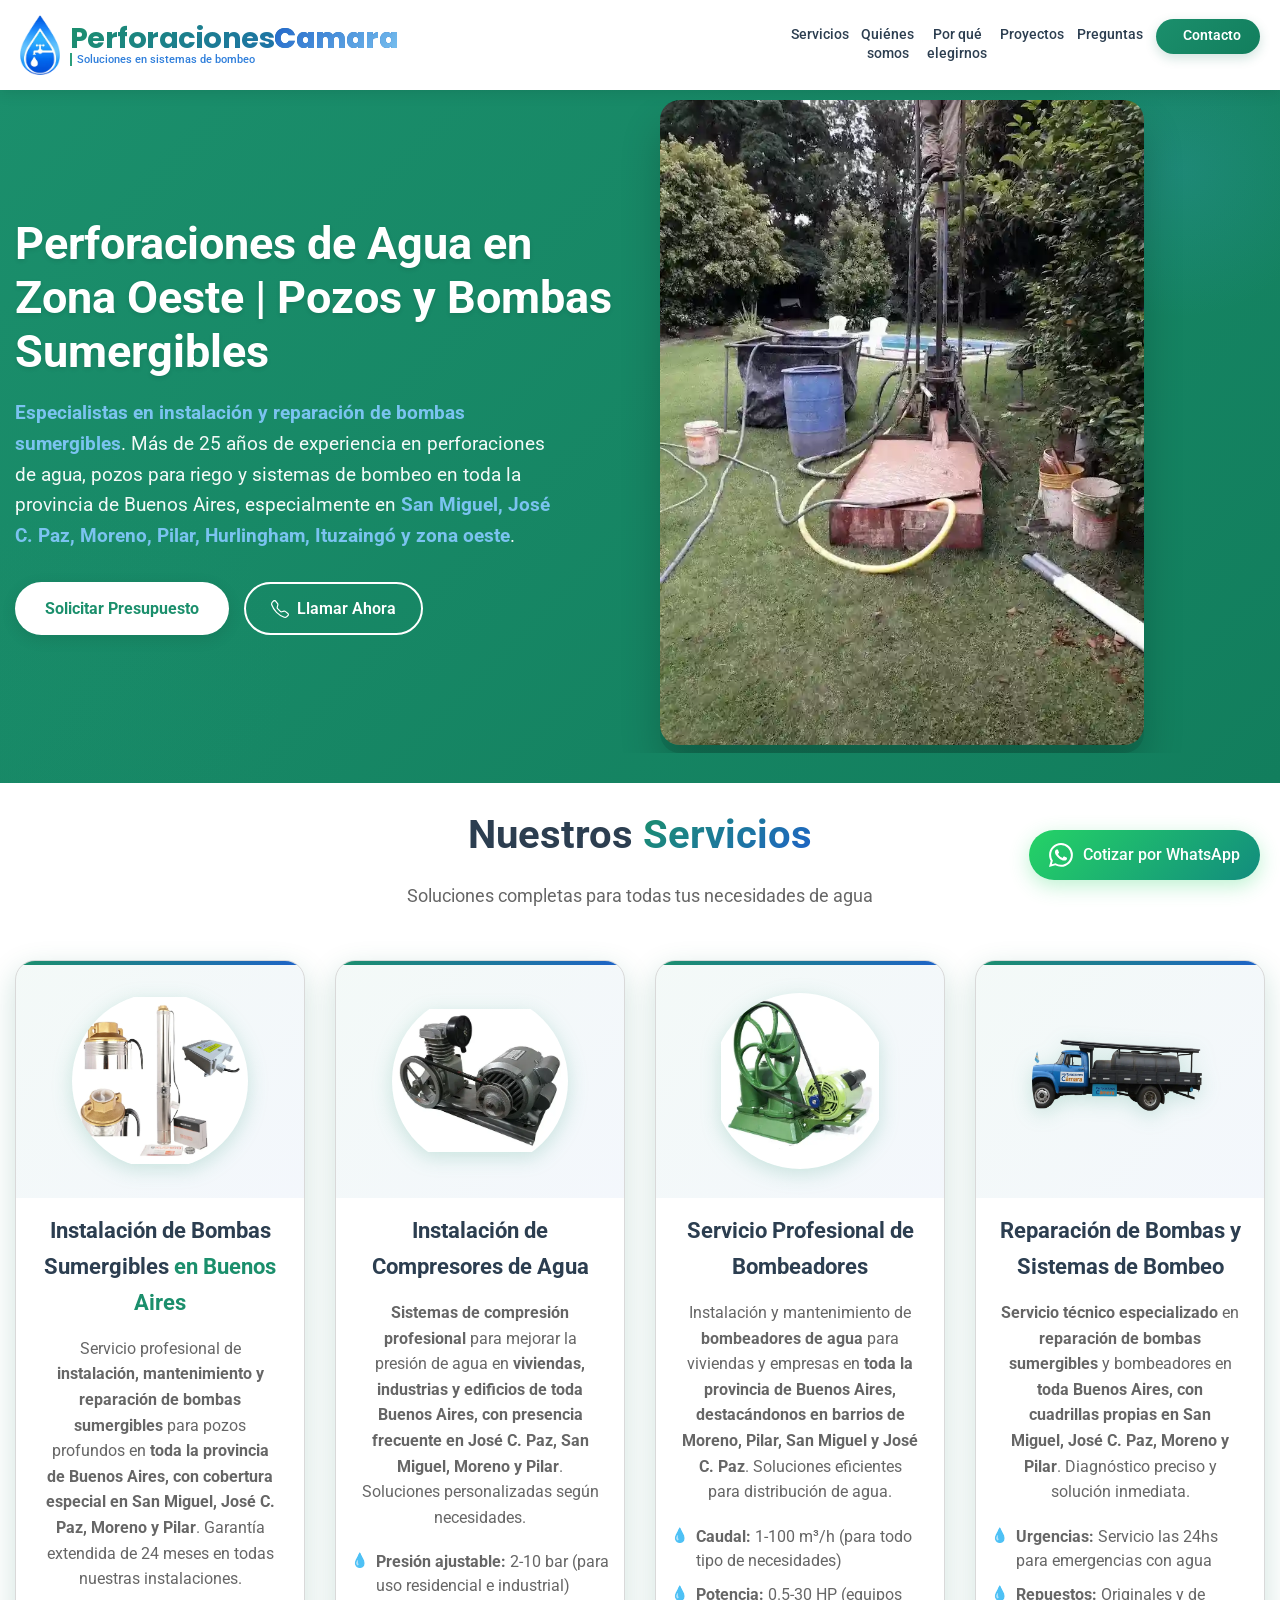
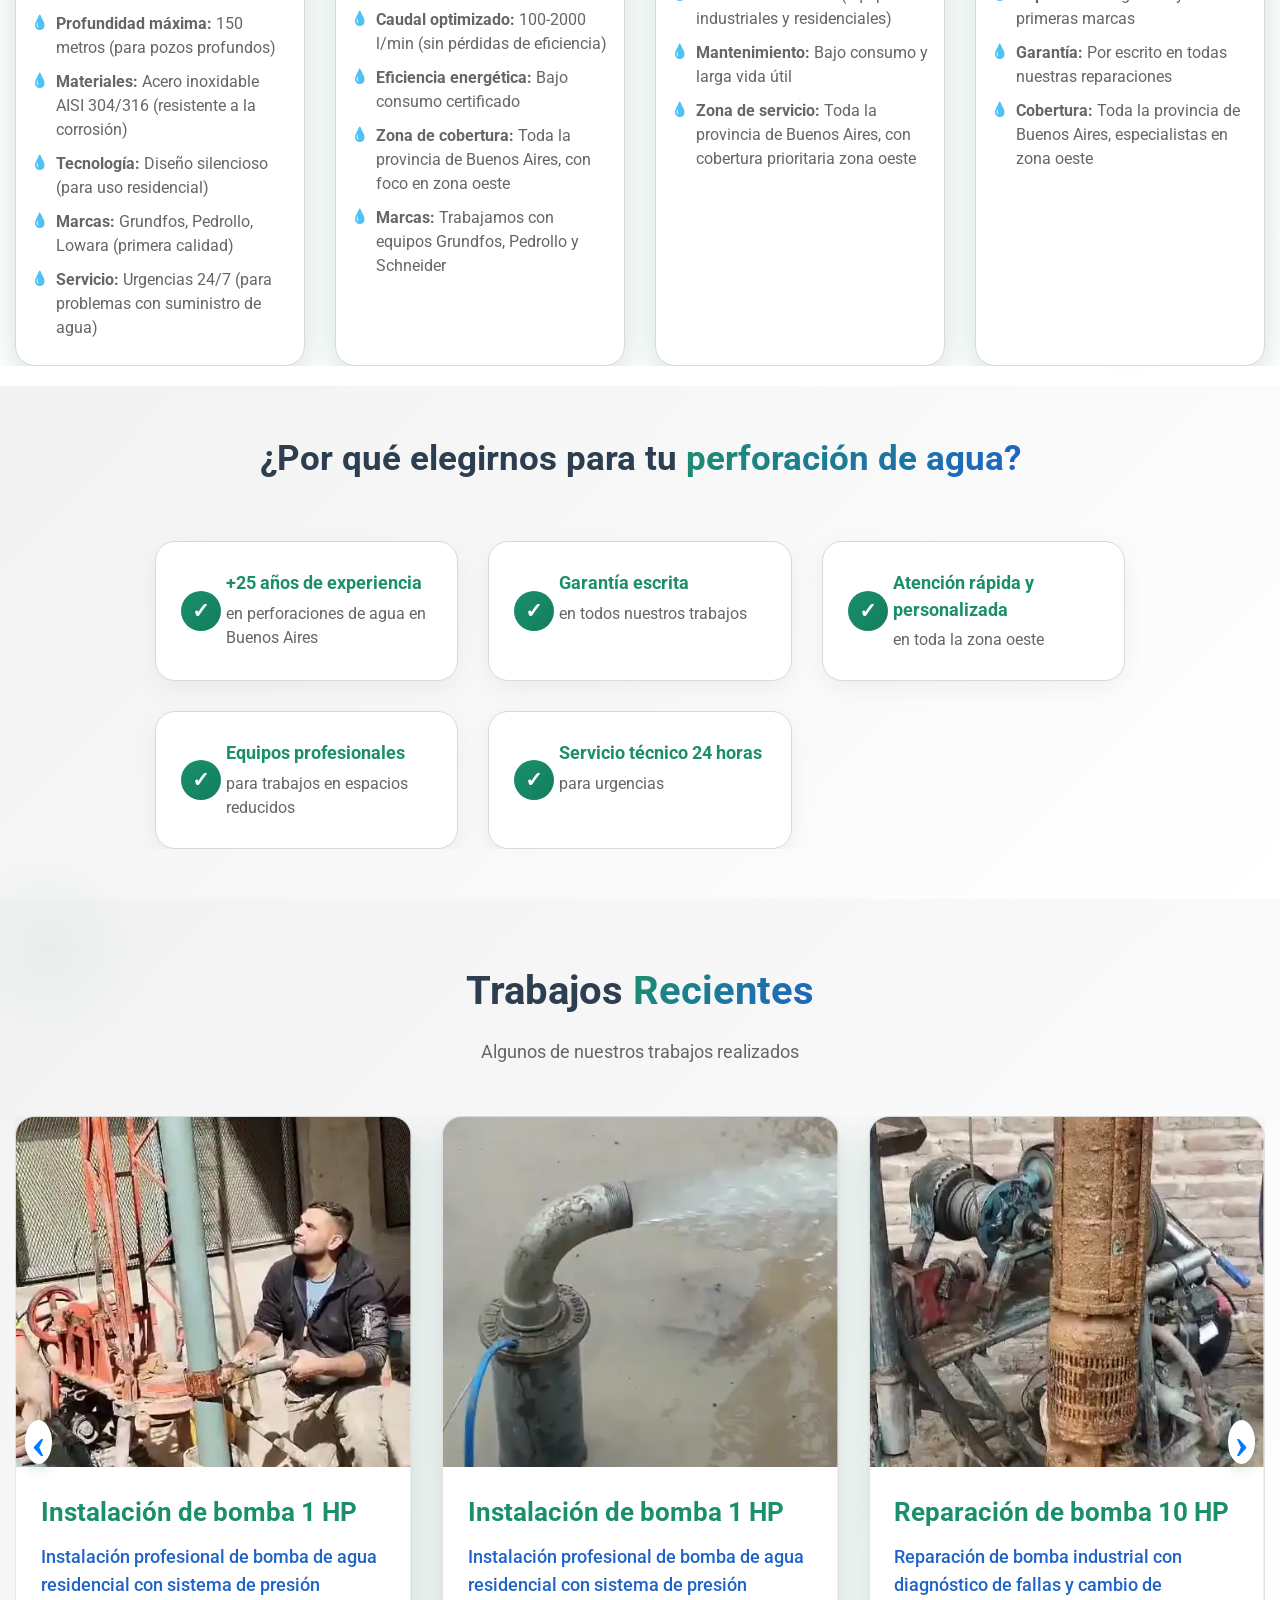
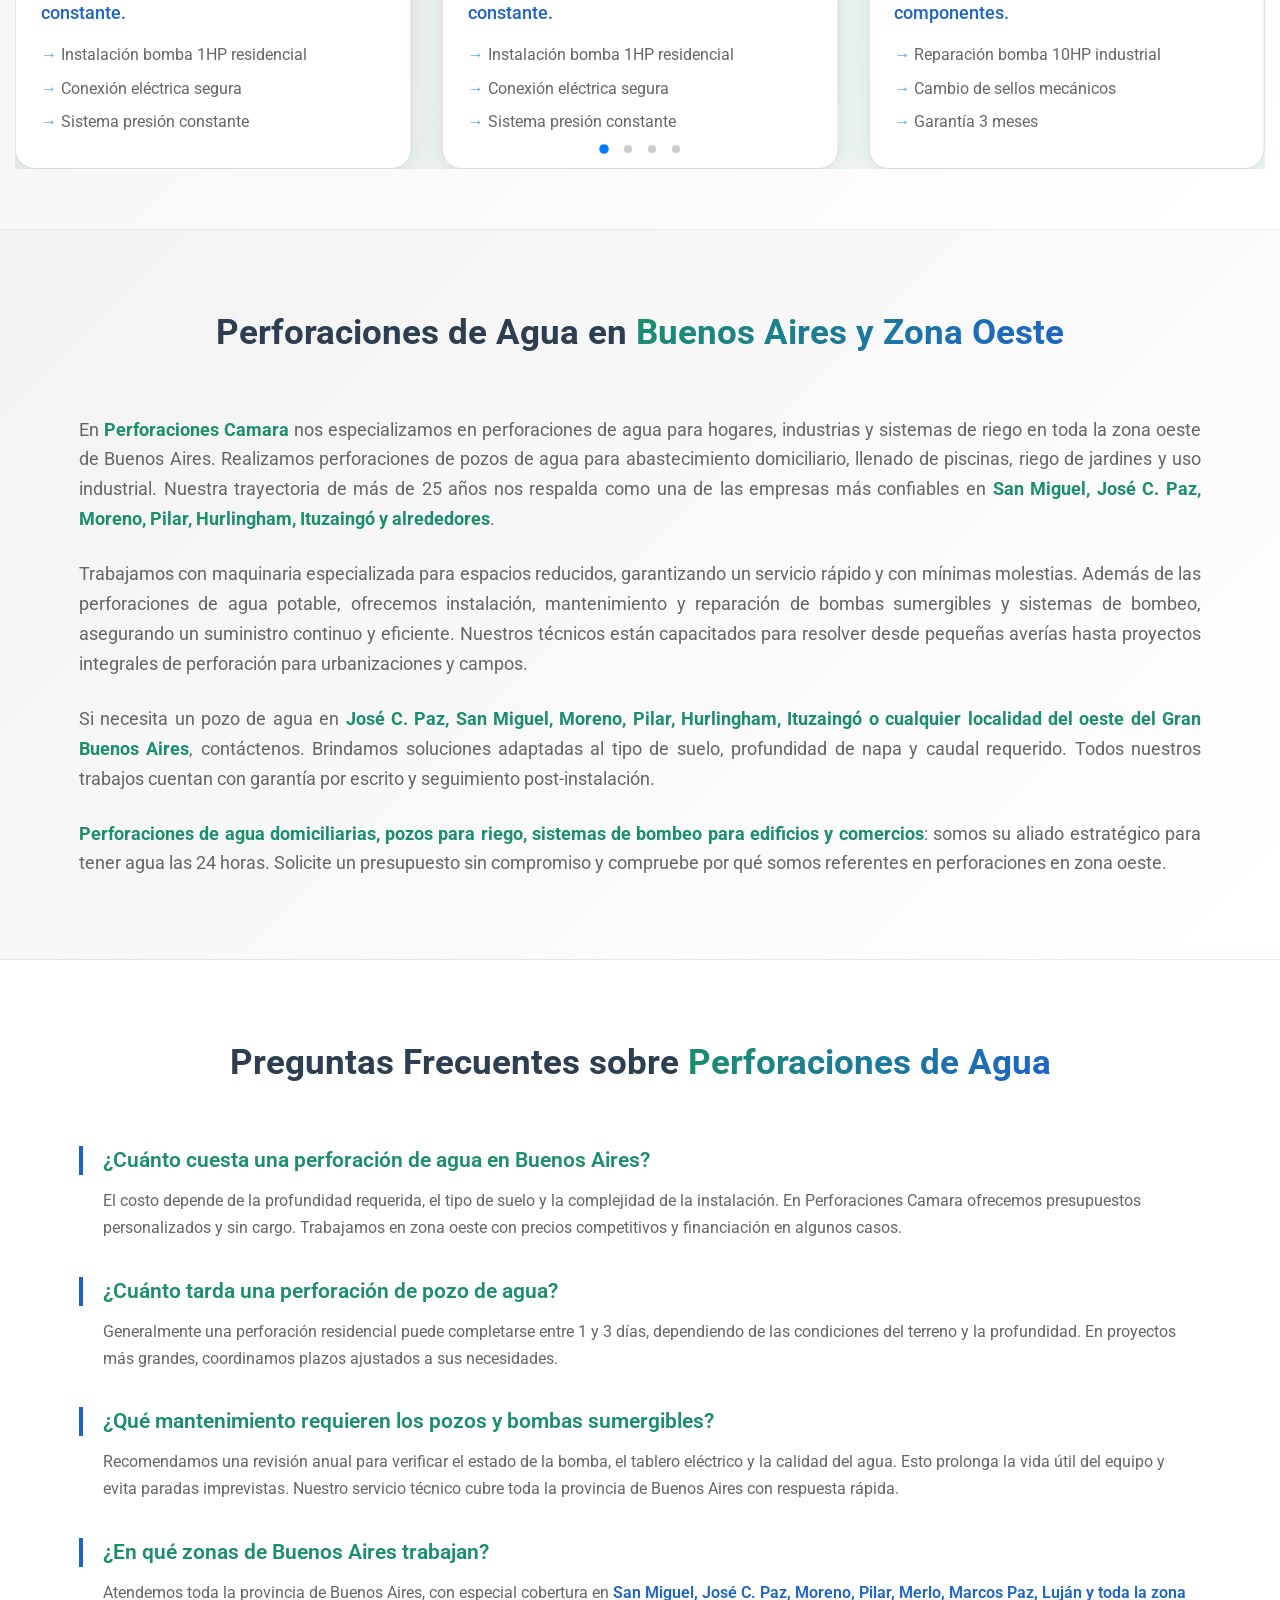
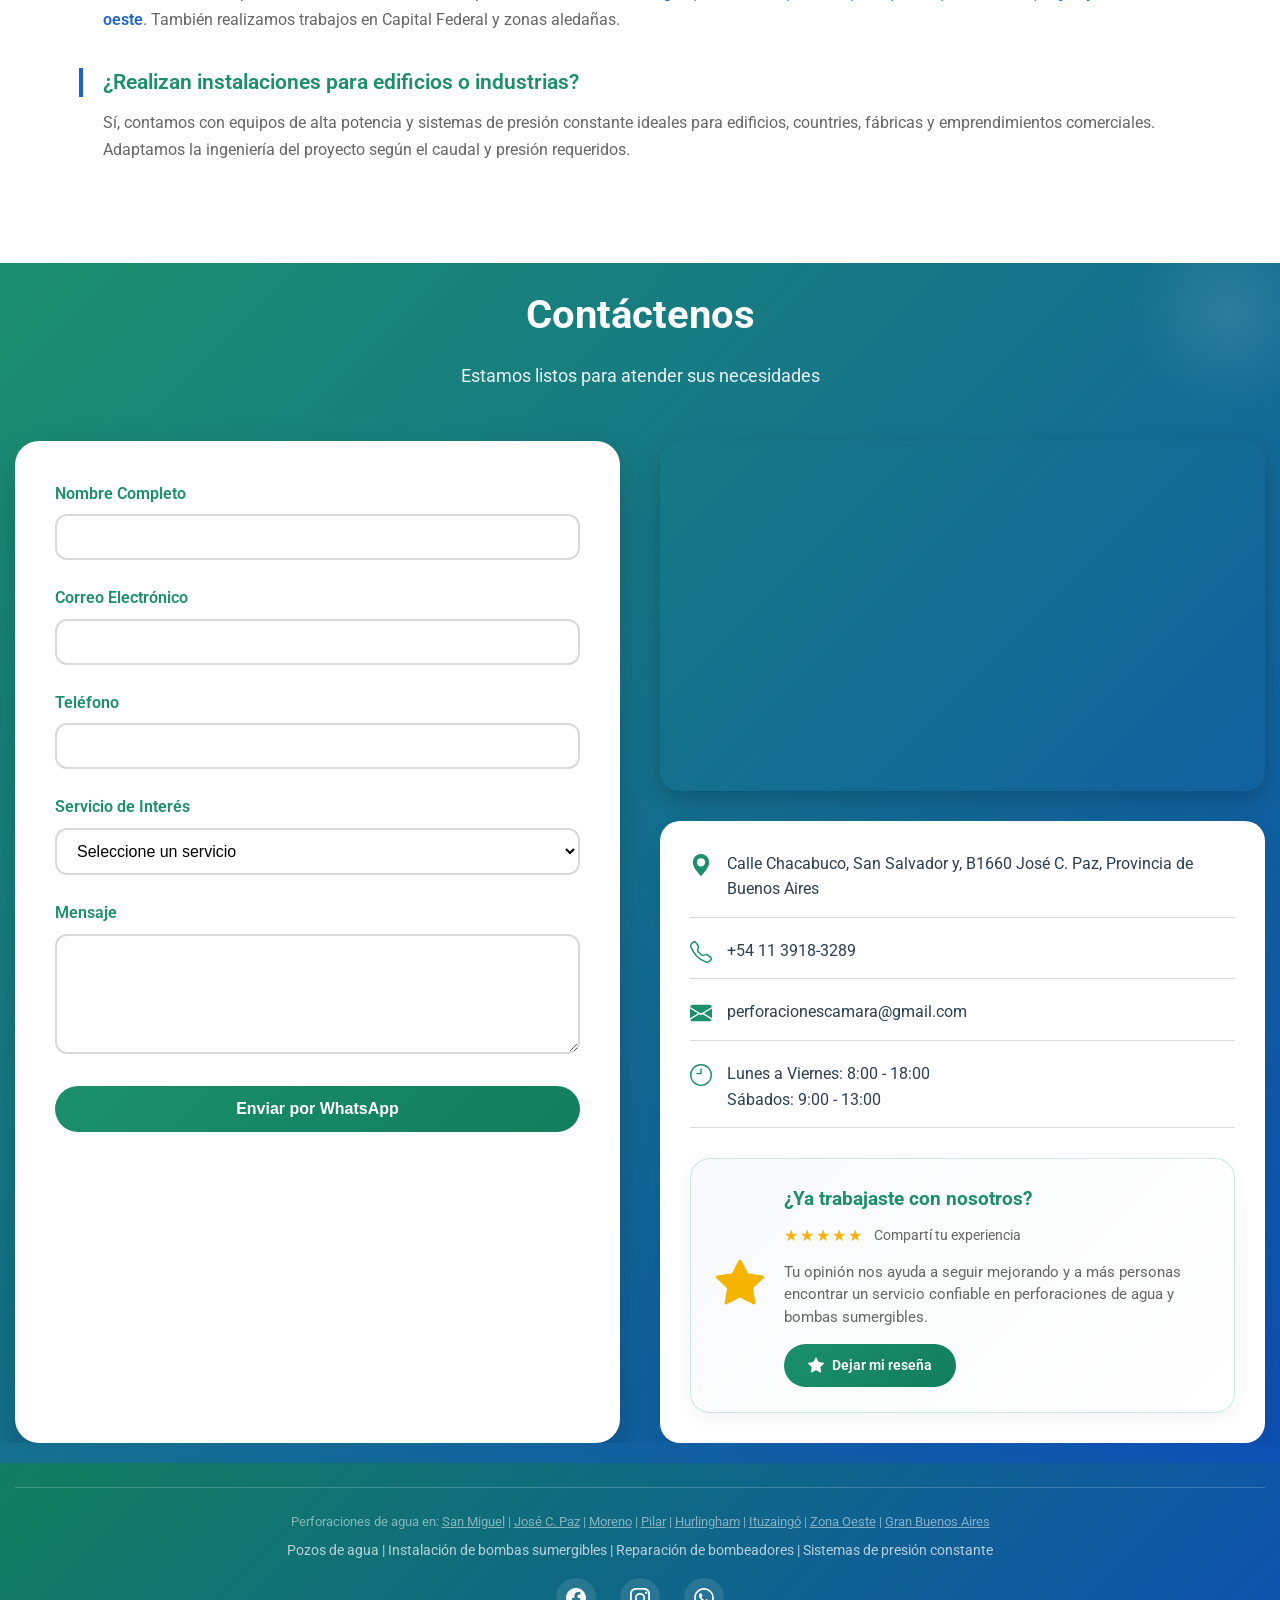
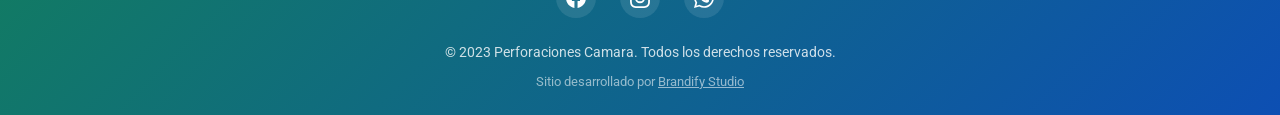
<file: zona-oeste/index.html>
<!DOCTYPE html>
<html lang="es">
<head>
  <meta charset="UTF-8">
  <!-- TITLE MEJORADO: prioriza "perforaciones de agua" y zona geográfica clave -->
  <title>Perforaciones de Agua en Buenos Aires | Pozos, Bombas Sumergibles y Mantenimiento</title>
  
  <meta name="viewport" content="width=device-width, initial-scale=1.0">
  <meta name="description" content="Perforaciones Camara: Especialistas en perforación de pozos e instalación de bombas sumergibles en Buenos Aires y zona oeste (San Miguel, José C. Paz, Moreno, Pilar, Hurlingham, Ituzaingó). Servicio técnico 24/7 con 25 años de experiencia. Cotización inmediata y garantía extendida.">
  <!-- keywords eliminadas (Google ya no las usa), mantenemos por compatibilidad pero sin peso SEO -->
  <meta name="geo.region" content="AR-B" />
  <meta name="geo.placename" content="Buenos Aires" />
  <meta name="geo.position" content="-34.4950097;-58.7896075" />
  <meta name="ICBM" content="-34.4950097, -58.7896075" />
  <meta name="location" content="Buenos Aires, Argentina">
  <meta http-equiv="content-language" content="es">
  <meta name="author" content="Perforaciones Camara">
  <meta name="robots" content="index, follow">

  <link rel="stylesheet" href="../css/base.css">
  <link rel="stylesheet" href="../css/mobil.css">
  <link rel="stylesheet" href="../css/tablet.css">
  <link rel="stylesheet" href="https://cdn.jsdelivr.net/npm/swiper/swiper-bundle.min.css"/>
  
  <link rel="preconnect" href="https://fonts.googleapis.com">
  <link rel="preconnect" href="https://fonts.gstatic.com" crossorigin>
  <link rel="preconnect" href="https://cdn.jsdelivr.net">
  <link rel="preconnect" href="https://unpkg.com">
  <link rel="canonical" href="https://perforacionescamara.com.ar/" />
  <link href="https://fonts.googleapis.com/css2?family=Poppins:wght@400;500;600;700&family=Roboto:wght@400;500&display=swap" rel="stylesheet">

  <script type="application/ld+json">
  {
    "@context": "https://schema.org",
    "@graph": [
      {
        "@type": "LocalBusiness",
        "name": "Perforaciones Camara",
        "image": "https://perforacionescamara.com.ar/img/logo.webp",
        "telephone": "+541161022419",
        "email": "perforacionescamara@gmail.com",
        "address": {
          "@type": "PostalAddress",
          "streetAddress": "Calle Chacabuco",
          "addressLocality": "Buenos Aires",
          "addressRegion": "Buenos Aires",
          "postalCode": "1665",
          "addressCountry": "AR"
        },
        "geo": {
          "@type": "GeoCoordinates",
          "latitude": "-34.4950097",
          "longitude": "-58.7896075"
        },
        "openingHoursSpecification": [
          {
            "@type": "OpeningHoursSpecification",
            "dayOfWeek": ["Monday", "Tuesday", "Wednesday", "Thursday", "Friday"],
            "opens": "08:00",
            "closes": "18:00"
          },
          {
            "@type": "OpeningHoursSpecification",
            "dayOfWeek": "Saturday",
            "opens": "09:00",
            "closes": "13:00"
          }
        ],
        "priceRange": "$$",
        "sameAs": [
          "https://www.facebook.com/profile.php?id=100032500175894",
          "https://www.instagram.com/perforaciones.camara/"
        ],
        "areaServed": [
          {
            "@type": "City",
            "name": "San Miguel"
          },
          {
            "@type": "City",
            "name": "José C. Paz"
          },
          {
            "@type": "City",
            "name": "Moreno"
          },
          {
            "@type": "City",
            "name": "Pilar"
          },
          {
            "@type": "City",
            "name": "Hurlingham"
          },
          {
            "@type": "City",
            "name": "Ituzaingó"
          }
        ],
        "hasMap": "https://maps.app.goo.gl/XM9p6diacPf7K8zP7"
      },
      {
        "@type": "FAQPage",
        "mainEntity": [
          {
            "@type": "Question",
            "name": "¿Cuánto cuesta una perforación de agua en Buenos Aires?",
            "acceptedAnswer": {
              "@type": "Answer",
              "text": "El costo depende de la profundidad requerida, el tipo de suelo y la complejidad de la instalación. En Perforaciones Camara ofrecemos presupuestos personalizados y sin cargo. Trabajamos en zona oeste con precios competitivos y financiación en algunos casos."
            }
          },
          {
            "@type": "Question",
            "name": "¿Cuánto tarda una perforación de pozo de agua?",
            "acceptedAnswer": {
              "@type": "Answer",
              "text": "Generalmente una perforación residencial puede completarse entre 1 y 3 días, dependiendo de las condiciones del terreno y la profundidad. En proyectos más grandes, coordinamos plazos ajustados a sus necesidades."
            }
          },
          {
            "@type": "Question",
            "name": "¿Qué mantenimiento requieren los pozos y bombas sumergibles?",
            "acceptedAnswer": {
              "@type": "Answer",
              "text": "Recomendamos una revisión anual para verificar el estado de la bomba, el tablero eléctrico y la calidad del agua. Esto prolonga la vida útil del equipo y evita paradas imprevistas. Nuestro servicio técnico cubre toda la provincia de Buenos Aires con respuesta rápida."
            }
          },
          {
            "@type": "Question",
            "name": "¿En qué zonas de Buenos Aires trabajan?",
            "acceptedAnswer": {
              "@type": "Answer",
              "text": "Atendemos toda la provincia de Buenos Aires, con especial cobertura en San Miguel, José C. Paz, Moreno, Pilar, Merlo, Marcos Paz, Luján y toda la zona oeste. También realizamos trabajos en Capital Federal y zonas aledañas."
            }
          },
          {
            "@type": "Question",
            "name": "¿Realizan instalaciones para edificios o industrias?",
            "acceptedAnswer": {
              "@type": "Answer",
              "text": "Sí, contamos con equipos de alta potencia y sistemas de presión constante ideales para edificios, countries, fábricas y emprendimientos comerciales. Adaptamos la ingeniería del proyecto según el caudal y presión requeridos."
            }
          }
        ]
      }
    ]
  }
  </script>

</head>
<body>
  <!-- Header/Navbar -->
  <header class="header">
    <div class="container">
      <a href="https://perforacionescamara.com.ar" class="logo">
        <div class="logo-image">
          <img src="../img/logo.webp" 
               alt="Perforaciones Camara especialistas en perforaciones de agua y bombas sumergibles en Buenos Aires"
               width="200">
        </div>
        <div class="logo-info">
          <div class="logo-text">Perforaciones<span>Camara</span></div>
          <div class="logo-slogan">Soluciones en sistemas de bombeo</div>
        </div>
      </a>
      
      <nav class="navbar" aria-label="Navegación principal">
        <ul class="nav-links">
          <li class="nav-item">
            <a href="#servicios" class="nav-link">Servicios</a>
          </li>
          <li class="nav-item">
            <a href="#quienes-somos" class="nav-link">Quiénes<br>somos</a>
          </li>
          <li class="nav-item">
            <a href="#porque-elegirnos" class="nav-link">Por qué<br>elegirnos</a>
          </li>
          <li class="nav-item">
            <a href="#proyectos" class="nav-link">Proyectos</a>
          </li>
          <li class="nav-item">
            <a href="#preguntas-frecuentes" class="nav-link">Preguntas</a>
          </li>
          <li class="nav-item">
            <a href="#contacto" class="btn-nav nav-link">
              <i class="fas fa-phone-alt"></i> Contacto
            </a>
          </li>
        </ul>
      </nav>
      
      <div class="mobile-menu-btn">
        <span></span>
        <span></span>
        <span></span>
      </div>
    </div>
  </header>

  <!-- Overlay para cerrar menú móvil -->
  <div class="navbar-overlay"></div>

  <nav class="breadcrumbs" aria-label="Ruta de navegación">
    <ol itemscope itemtype="https://schema.org/BreadcrumbList">
      <li itemprop="itemListElement" itemscope itemtype="https://schema.org/ListItem">
        <a itemprop="item" href="https://www.perforacionescamara.com.ar">
          <span itemprop="name">Inicio</span>
        </a>
        <meta itemprop="position" content="1" />
      </li>
      <li itemprop="itemListElement" itemscope itemtype="https://schema.org/ListItem">
        <span itemprop="name">Servicios</span>
        <meta itemprop="position" content="2" />
      </li>
    </ol>
  </nav>
  
  <main>
    <!-- Hero Section -->
    <section class="hero">
      <div class="container">
        <div class="hero-content">
          <!-- H1 mejorado con enfoque geográfico: zona oeste + servicios clave -->
          <h1>Perforaciones de Agua en Zona Oeste | Pozos y Bombas Sumergibles</h1>
          <p><strong>Especialistas en instalación y reparación de bombas sumergibles</strong>. Más de 25 años de experiencia en perforaciones de agua, pozos para riego y sistemas de bombeo en toda la provincia de Buenos Aires, especialmente en <strong>San Miguel, José C. Paz, Moreno, Pilar, Hurlingham, Ituzaingó y zona oeste</strong>.</p>
          <div class="hero-buttons">
            <a href="#contacto" class="btn-primary">Solicitar Presupuesto</a>
            <a href="tel:+541139183289" class="btn-secondary">
              <svg xmlns="http://www.w3.org/2000/svg" width="16" height="16" fill="currentColor" viewBox="0 0 16 16">
                <path d="M3.654 1.328a.678.678 0 0 0-1.015-.063L1.605 2.3c-.483.484-.661 1.169-.45 1.77a17.6 17.6 0 0 0 4.168 6.608 17.6 17.6 0 0 0 6.608 4.168c.601.211 1.286.033 1.77-.45l1.034-1.034a.678.678 0 0 0-.063-1.015l-2.307-1.794a.678.678 0 0 0-.58-.122l-2.19.547a1.75 1.75 0 0 1-1.657-.459L5.482 8.062a1.75 1.75 0 0 1-.46-1.657l.548-2.19a.678.678 0 0 0-.122-.58L3.654 1.328zM1.884.511a1.745 1.745 0 0 1 2.612.163L6.29 2.98c.329.423.445.974.315 1.494l-.547 2.19a.68.68 0 0 0 .178.643l2.457 2.457a.68.68 0 0 0 .644.178l2.189-.547a1.75 1.75 0 0 1 1.494.315l2.306 1.794c.829.645.905 1.87.163 2.611l-1.034 1.034c-.74.74-1.846 1.065-2.877.702a18.6 18.6 0 0 1-7.01-4.42 18.6 18.6 0 0 1-4.42-7.009c-.362-1.03-.037-2.137.703-2.877L1.885.511z"/>
              </svg>
              Llamar Ahora
            </a>
          </div>
        </div>
        <div class="hero-image">
          <!-- ALT mejorado con geo-referencia -->
          <img src="../img/perforaciones-de-agua-buenos-aires-zona-oeste.webp"
               alt="Instalación profesional de bomba sumergible en San Miguel y zona oeste"
               width="800"
               fetchpriority="high">
        </div>
      </div>
    </section>

    <!-- Servicios -->
    <section id="servicios" class="services">
      <div class="container">
        <div class="section-header">
          <h2>Nuestros <span>Servicios</span></h2>
          <p>Soluciones completas para todas tus necesidades de agua</p>
        </div>
        <div class="services-grid">
          <div class="service-card" itemscope itemtype="http://schema.org/Service">
            <div class="service-icon">
              <img src="../img/instalacion-bomba-sumergible-san-miguel-jose-c-paz.webp" 
                  alt="instalación y reparación de bombas sumergibles en San Miguel José C Paz y zona oeste" 
                  loading="lazy"
                  width="100"
                  height="100"
                  itemprop="image">
            </div>
            
            <h3 itemprop="name">Instalación de Bombas Sumergibles <strong>en Buenos Aires</strong></h3>
            
            <div itemprop="description">
              <p>Servicio profesional de <strong>instalación, mantenimiento y reparación de bombas sumergibles</strong> para pozos profundos en <strong>toda la provincia de Buenos Aires, con cobertura especial en San Miguel, José C. Paz, Moreno y Pilar</strong>. Garantía extendida de 24 meses en todas nuestras instalaciones.</p>
            </div>
            
            <button class="features-toggle">▼ Ver características</button>
            
            <ul class="service-features">
              <li itemprop="feature" itemscope itemtype="http://schema.org/PropertyValue">
                <strong><span itemprop="name">Profundidad máxima:</span></strong> 
                <span itemprop="value">150 metros</span> (para pozos profundos)
              </li>
              <li itemprop="feature" itemscope itemtype="http://schema.org/PropertyValue">
                <strong><span itemprop="name">Materiales:</span></strong> 
                <span itemprop="value">Acero inoxidable AISI 304/316</span> (resistente a la corrosión)
              </li>
              <li itemprop="feature" itemscope itemtype="http://schema.org/PropertyValue">
                <strong><span itemprop="name">Tecnología:</span></strong> 
                <span itemprop="value">Diseño silencioso</span> (para uso residencial)
              </li>
              <li itemprop="feature" itemscope itemtype="http://schema.org/PropertyValue">
                <strong><span itemprop="name">Marcas:</span></strong>
                <span itemprop="value">Grundfos, Pedrollo, Lowara</span> (primera calidad)
              </li>
              <li itemprop="feature" itemscope itemtype="http://schema.org/PropertyValue">
                <strong><span itemprop="name">Servicio:</span></strong>
                <span itemprop="value">Urgencias 24/7</span> (para problemas con suministro de agua)
              </li>
            </ul>
          </div>
          
          <div class="service-card" itemscope itemtype="http://schema.org/Service">
            <div class="service-icon">
              <img src="../img/compresor-agua-presion-constante-zona-oeste.webp" 
                  alt="instalación de compresores de agua para presión constante en zona oeste Gran Buenos Aires" 
                  loading="lazy"
                  width="100"
                  height="100">
            </div>
            <h3>Instalación de Compresores de Agua</h3>
            <p><strong>Sistemas de compresión profesional</strong> para mejorar la presión de agua en <strong>viviendas, industrias y edificios de toda Buenos Aires, con presencia frecuente en José C. Paz, San Miguel, Moreno y Pilar</strong>. Soluciones personalizadas según necesidades.</p>
            
            <button class="features-toggle">▼ Ver características</button>
            
            <ul class="service-features">
              <li><strong>Presión ajustable:</strong> 2-10 bar (para uso residencial e industrial)</li>
              <li><strong>Caudal optimizado:</strong> 100-2000 l/min (sin pérdidas de eficiencia)</li>
              <li><strong>Eficiencia energética:</strong> Bajo consumo certificado</li>
              <li><strong>Zona de cobertura:</strong> Toda la provincia de Buenos Aires, con foco en zona oeste</li>
              <li><strong>Marcas:</strong> Trabajamos con equipos Grundfos, Pedrollo y Schneider</li>
            </ul>
          </div>

          <div class="service-card" itemscope itemtype="http://schema.org/Service">
            <div class="service-icon">
              <img src="../img/reparacion-bombeadores-moreno-pilar.webp" 
                  alt="servicio técnico de bombeadores en Moreno Pilar y toda la zona oeste" 
                  loading="lazy"
                  width="100"
                  height="100">
            </div>
            <h3>Servicio Profesional de Bombeadores</h3>
            <p>Instalación y mantenimiento de <strong>bombeadores de agua</strong> para viviendas y empresas en <strong>toda la provincia de Buenos Aires, destacándonos en barrios de Moreno, Pilar, San Miguel y José C. Paz</strong>. Soluciones eficientes para distribución de agua.</p>
            
            <button class="features-toggle">▼ Ver características</button>
            
            <ul class="service-features">
              <li><strong>Caudal:</strong> 1-100 m³/h (para todo tipo de necesidades)</li>
              <li><strong>Potencia:</strong> 0.5-30 HP (equipos industriales y residenciales)</li>
              <li><strong>Mantenimiento:</strong> Bajo consumo y larga vida útil</li>
              <li><strong>Zona de servicio:</strong> Toda la provincia de Buenos Aires, con cobertura prioritaria zona oeste</li>
            </ul>
          </div>
          
          <div class="service-card" itemscope itemtype="http://schema.org/Service">
            <div class="service-icon">
              <img src="../img/servicio-tecnico-bombas-24hs-buenos-aires.webp" 
                  alt="reparación urgente de bombas sumergibles y sistemas de bombeo 24 horas Buenos Aires" 
                  loading="lazy"
                  width="100"
                  height="100">
            </div>
            <h3>Reparación de Bombas y Sistemas de Bombeo</h3>
            <p><strong>Servicio técnico especializado</strong> en <strong>reparación de bombas sumergibles</strong> y bombeadores en <strong>toda Buenos Aires, con cuadrillas propias en San Miguel, José C. Paz, Moreno y Pilar</strong>. Diagnóstico preciso y solución inmediata.</p>
            
            <button class="features-toggle">▼ Ver características</button>
            
            <ul class="service-features">
              <li><strong>Urgencias:</strong> Servicio las 24hs para emergencias con agua</li>
              <li><strong>Repuestos:</strong> Originales y de primeras marcas</li>
              <li><strong>Garantía:</strong> Por escrito en todas nuestras reparaciones</li>
              <li><strong>Cobertura:</strong> Toda la provincia de Buenos Aires, especialistas en zona oeste</li>
            </ul>
          </div>
        </div>
      </div>
    </section>

    <!-- ¿Por qué elegirnos? -->
    <section id="porque-elegirnos" class="trust-section">
      <div class="container">
        <h2>¿Por qué elegirnos para tu <span>perforación de agua?</span></h2>
        <ul class="trust-list">
          <li><strong>+25 años de experiencia</strong> en perforaciones de agua en Buenos Aires</li>
          <li><strong>Garantía escrita</strong> en todos nuestros trabajos</li>
          <li><strong>Atención rápida y personalizada</strong> en toda la zona oeste</li>
          <li><strong>Equipos profesionales</strong> para trabajos en espacios reducidos</li>
          <li><strong>Servicio técnico 24 horas</strong> para urgencias</li>
        </ul>
      </div>
    </section>
    
    <!-- Proyectos -->
    <section id="proyectos" class="projects">
      <div class="container">
        <div class="section-header">
          <h2>Trabajos <span>Recientes</span></h2>
          <p>Algunos de nuestros trabajos realizados</p>
        </div>
        
        <div class="swiper projects-swiper">
          <div class="swiper-wrapper">
            <div class="swiper-slide project-slide">
              <img src="../img/instalacion-bomba-1hp-residencial-san-miguel.webp" 
                   alt="instalación de bomba sumergible 1HP para uso residencial en San Miguel zona oeste"
                   width="400">
              <div class="project-info">
                <h3>Instalación de bomba 1 HP</h3>
                <p>Instalación profesional de bomba de agua residencial con sistema de presión constante.</p>
                <ul>
                  <li>Instalación bomba 1HP residencial</li>
                  <li>Conexión eléctrica segura</li>
                  <li>Sistema presión constante</li>
                </ul>              
              </div>
            </div>
            
            <div class="swiper-slide project-slide">
              <img src="../img/reparacion-bomba-10hp-industrial-jose-c-paz.webp" 
                   alt="reparación de bomba industrial 10HP con cambio de sellos mecánicos en José C Paz"
                   width="400">
              <div class="project-info">
                <h3>Reparación de bomba 10 HP</h3>
                <p>Reparación de bomba industrial con diagnóstico de fallas y cambio de componentes.</p>
                <ul>
                  <li>Reparación bomba 10HP industrial</li>
                  <li>Cambio de sellos mecánicos</li>
                  <li>Garantía 3 meses</li>
                </ul>
              </div>
            </div>
            
            <div class="swiper-slide project-slide">
              <img src="../img/instalacion-bomba-3hp-comercial-moreno.webp" 
                   alt="instalación de bomba sumergible 3HP para sistema hidroneumático en Moreno Buenos Aires"
                   width="400">
              <div class="project-info">
                <h3>Instalación de bomba 3 HP</h3>
                <p>Sistema de bombeo para procesos manufactureros.</p>
                <ul>
                  <li>Instalación bomba 3HP comercial</li>
                  <li>Configuración hidroneumática</li>
                  <li>Pruebas de presión y garantía de funcionamiento sin interrupciones</li>
                </ul>
              </div>
            </div>

            <div class="swiper-slide project-slide">
              <img src="../img/instalacion-bomba-sumergible-pilar-zona-norte.webp" 
                   alt="instalación de bomba sumergible 1HP con sistema de presión constante en Pilar zona norte"
                   width="400">
              <div class="project-info">
                <h3>Instalación de bomba 1 HP</h3>
                <p>Instalación profesional de bomba de agua residencial con sistema de presión constante.</p>
                <ul>
                  <li>Instalación bomba 1HP residencial</li>
                  <li>Conexión eléctrica segura</li>
                  <li>Sistema presión constante</li>
                </ul>              
              </div>
            </div>
          </div>
          <div class="swiper-pagination"></div>
          <div class="swiper-button-prev"></div>
          <div class="swiper-button-next"></div>
        </div>
      </div>
    </section>

    <!-- SECCIÓN SEO NUEVA: Texto extenso con ciudades clave y variantes semánticas -->
    <section id="quienes-somos" class="seo-content">
      <div class="container">
        <h2>Perforaciones de Agua en <span>Buenos Aires y Zona Oeste</span></h2>
        <p>
          En <strong>Perforaciones Camara</strong> nos especializamos en perforaciones de agua para hogares, industrias y sistemas de riego en toda la zona oeste de Buenos Aires. 
          Realizamos perforaciones de pozos de agua para abastecimiento domiciliario, llenado de piscinas, riego de jardines y uso industrial. 
          Nuestra trayectoria de más de 25 años nos respalda como una de las empresas más confiables en <strong>San Miguel, José C. Paz, Moreno, Pilar, Hurlingham, Ituzaingó y alrededores</strong>.
        </p>
        <p>
          Trabajamos con maquinaria especializada para espacios reducidos, garantizando un servicio rápido y con mínimas molestias. Además de las perforaciones de agua potable, ofrecemos instalación, mantenimiento y reparación de bombas sumergibles y sistemas de bombeo, asegurando un suministro continuo y eficiente. Nuestros técnicos están capacitados para resolver desde pequeñas averías hasta proyectos integrales de perforación para urbanizaciones y campos.
        </p>
        <p>
          Si necesita un pozo de agua en <strong>José C. Paz, San Miguel, Moreno, Pilar, Hurlingham, Ituzaingó o cualquier localidad del oeste del Gran Buenos Aires</strong>, contáctenos. Brindamos soluciones adaptadas al tipo de suelo, profundidad de napa y caudal requerido. Todos nuestros trabajos cuentan con garantía por escrito y seguimiento post-instalación.
        </p>
        <p>
          <strong>Perforaciones de agua domiciliarias, pozos para riego, sistemas de bombeo para edificios y comercios</strong>: somos su aliado estratégico para tener agua las 24 horas. Solicite un presupuesto sin compromiso y compruebe por qué somos referentes en perforaciones en zona oeste.
        </p>
      </div>
    </section>

    <!-- SECCIÓN FAQ (Preguntas Frecuentes) ORO SEO -->
    <section id="preguntas-frecuentes" class="faq-section">
      <div class="container">
        <h2>Preguntas Frecuentes sobre <span>Perforaciones de Agua</span></h2>
        
        <h3>¿Cuánto cuesta una perforación de agua en Buenos Aires?</h3>
        <p>El costo depende de la profundidad requerida, el tipo de suelo y la complejidad de la instalación. En Perforaciones Camara ofrecemos presupuestos personalizados y sin cargo. Trabajamos en zona oeste con precios competitivos y financiación en algunos casos.</p>
        
        <h3>¿Cuánto tarda una perforación de pozo de agua?</h3>
        <p>Generalmente una perforación residencial puede completarse entre 1 y 3 días, dependiendo de las condiciones del terreno y la profundidad. En proyectos más grandes, coordinamos plazos ajustados a sus necesidades.</p>
        
        <h3>¿Qué mantenimiento requieren los pozos y bombas sumergibles?</h3>
        <p>Recomendamos una revisión anual para verificar el estado de la bomba, el tablero eléctrico y la calidad del agua. Esto prolonga la vida útil del equipo y evita paradas imprevistas. Nuestro servicio técnico cubre toda la provincia de Buenos Aires con respuesta rápida.</p>
        
        <h3>¿En qué zonas de Buenos Aires trabajan?</h3>
        <p>Atendemos toda la provincia de Buenos Aires, con especial cobertura en <strong>San Miguel, José C. Paz, Moreno, Pilar, Merlo, Marcos Paz, Luján y toda la zona oeste</strong>. También realizamos trabajos en Capital Federal y zonas aledañas.</p>
        
        <h3>¿Realizan instalaciones para edificios o industrias?</h3>
        <p>Sí, contamos con equipos de alta potencia y sistemas de presión constante ideales para edificios, countries, fábricas y emprendimientos comerciales. Adaptamos la ingeniería del proyecto según el caudal y presión requeridos.</p>
      </div>
    </section>

    <!-- Contacto -->
    <section id="contacto" class="contact">
      <div class="container">
        <div class="section-header">
          <h2>Contáctenos</h2>
          <p>Estamos listos para atender sus necesidades</p>
        </div>
        
        <div class="contact-grid">
          <div class="contact-form">
            <form id="contactForm">
              <div class="form-group">
                <label for="name">Nombre Completo</label>
                <input type="text" id="name" required>
              </div>
              
              <div class="form-group">
                <label for="email">Correo Electrónico</label>
                <input type="email" id="email" required>
              </div>
              
              <div class="form-group">
                <label for="phone">Teléfono</label>
                <input type="tel" id="phone" required>
              </div>
              
              <div class="form-group">
                <label for="service">Servicio de Interés</label>
                <select id="service" required>
                  <option value="">Seleccione un servicio</option>
                  <option value="bomba">Bomba Sumergible</option>
                  <option value="compresor">Compresor</option>
                  <option value="bombeador">Bombeador</option>
                  <option value="reparacion">Reparación</option>
                  <option value="otro">Otro</option>
                </select>
              </div>
              
              <div class="form-group">
                <label for="message">Mensaje</label>
                <textarea id="message" rows="4" required></textarea>
              </div>
              
              <button type="submit" class="btn-submit">Enviar por WhatsApp</button>
            </form>
          </div>
          
          <div class="contact-map">
            <div class="map-container">
              <!-- Código de mapa CORREGIDO (se eliminó el iframe roto anterior) -->
              <iframe src="https://www.google.com/maps/embed?pb=!1m18!1m12!1m3!1d3288.3105803916956!2d-58.78960759999999!3d-34.4950097!2m3!1f0!2f0!3f0!3m2!1i1024!2i768!4f13.1!3m3!1m2!1s0x95bc997631d811b5%3A0x26855a58a3bdd645!2sPerforaciones%20camara!5e0!3m2!1ses!2sar!4v1747162366873!5m2!1ses!2sar" 
                      width="100%" 
                      height="100%" 
                      style="border:0;" 
                      allowfullscreen="" 
                      loading="lazy" 
                      referrerpolicy="no-referrer-when-downgrade"
                      title="Ubicación de Perforaciones Cámara en José C. Paz"></iframe>
            </div>
            
            <div class="contact-info">
              <div class="info-item">
                <svg xmlns="http://www.w3.org/2000/svg" width="24" height="24" fill="currentColor" viewBox="0 0 16 16">
                  <path d="M8 16s6-5.686 6-10A6 6 0 0 0 2 6c0 4.314 6 10 6 10zm0-7a3 3 0 1 1 0-6 3 3 0 0 1 0 6z"/>
                </svg>
                <p>
                  <a href="https://maps.app.goo.gl/XM9p6diacPf7K8zP7" 
                    target="_blank" 
                    rel="noopener noreferrer"
                    class="contact-link">
                    Calle Chacabuco, San Salvador y, B1660 José C. Paz, Provincia de Buenos Aires
                  </a>
                </p>
              </div>
              
              <div class="info-item">
                <svg xmlns="http://www.w3.org/2000/svg" width="24" height="24" fill="currentColor" viewBox="0 0 16 16">
                  <path d="M3.654 1.328a.678.678 0 0 0-1.015-.063L1.605 2.3c-.483.484-.661 1.169-.45 1.77a17.6 17.6 0 0 0 4.168 6.608 17.6 17.6 0 0 0 6.608 4.168c.601.211 1.286.033 1.77-.45l1.034-1.034a.678.678 0 0 0-.063-1.015l-2.307-1.794a.678.678 0 0 0-.58-.122l-2.19.547a1.75 1.75 0 0 1-1.657-.459L5.482 8.062a1.75 1.75 0 0 1-.46-1.657l.548-2.19a.678.678 0 0 0-.122-.58L3.654 1.328zM1.884.511a1.745 1.745 0 0 1 2.612.163L6.29 2.98c.329.423.445.974.315 1.494l-.547 2.19a.68.68 0 0 0 .178.643l2.457 2.457a.68.68 0 0 0 .644.178l2.189-.547a1.75 1.75 0 0 1 1.494.315l2.306 1.794c.829.645.905 1.87.163 2.611l-1.034 1.034c-.74.74-1.846 1.065-2.877.702a18.6 18.6 0 0 1-7.01-4.42 18.6 18.6 0 0 1-4.42-7.009c-.362-1.03-.037-2.137.703-2.877L1.885.511z"/>
                </svg>
                <p><a href="tel:+541139183289" class="contact-link">+54 11 3918-3289</a></p>
              </div>
              
              <div class="info-item">
                <svg xmlns="http://www.w3.org/2000/svg" width="24" height="24" fill="currentColor" viewBox="0 0 16 16">
                  <path d="M.05 3.555A2 2 0 0 1 2 2h12a2 2 0 0 1 1.95 1.555L8 8.414.05 3.555ZM0 4.697v7.104l5.803-3.558L0 4.697ZM6.761 8.83l-6.57 4.027A2 2 0 0 0 2 14h12a2 2 0 0 0 1.808-1.144l-6.57-4.027L8 9.586l-1.239-.757Zm3.436-.586L16 11.801V4.697l-5.803 3.546Z"/>
                </svg>
                <p><a href="mailto:perforacionescamara@gmail.com" class="contact-link">perforacionescamara@gmail.com</a></p>
              </div>
              
              <div class="info-item">
                <svg xmlns="http://www.w3.org/2000/svg" width="24" height="24" fill="currentColor" viewBox="0 0 16 16">
                  <path d="M8 1a7 7 0 1 0 0 14A7 7 0 0 0 8 1zm0-1a8 8 0 1 1 0 16A8 8 0 0 1 8 0z"/>
                  <path d="M8 3a.5.5 0 0 1 .5.5v3.5a.5.5 0 0 1-.5.5H5a.5.5 0 0 1 0-1h2.5V3.5A.5.5 0 0 1 8 3z"/>
                </svg>
                <p>Lunes a Viernes: 8:00 - 18:00<br>Sábados: 9:00 - 13:00</p>
              </div>

              <div class="reviews-cta">
                <div class="reviews-icon">
                  <svg xmlns="http://www.w3.org/2000/svg" width="32" height="32" fill="currentColor" viewBox="0 0 16 16">
                    <path d="M3.612 15.443c-.386.198-.824-.149-.746-.592l.83-4.73L.173 6.765c-.329-.314-.158-.888.283-.95l4.898-.696L7.538.792c.197-.39.73-.39.927 0l2.184 4.327 4.898.696c.441.062.612.636.282.95l-3.522 3.356.83 4.73c.078.443-.36.79-.746.592L8 13.187l-4.389 2.256z"/>
                  </svg>
                </div>
                <div class="reviews-content">
                  <h3>¿Ya trabajaste con nosotros?</h3>
                  <div class="rating">
                    <span class="stars">★★★★★</span>
                    <span class="rating-text">Compartí tu experiencia</span>
                  </div>
                  <p>Tu opinión nos ayuda a seguir mejorando y a más personas encontrar un servicio confiable en perforaciones de agua y bombas sumergibles.</p>
                  <a href="https://g.page/r/CUXWvaNYWoUmEAE/review" 
                    target="_blank" 
                    rel="noopener noreferrer" 
                    class="btn-reviews">
                    <svg xmlns="http://www.w3.org/2000/svg" width="18" height="18" fill="currentColor" viewBox="0 0 16 16">
                      <path d="M3.612 15.443c-.386.198-.824-.149-.746-.592l.83-4.73L.173 6.765c-.329-.314-.158-.888.283-.95l4.898-.696L7.538.792c.197-.39.73-.39.927 0l2.184 4.327 4.898.696c.441.062.612.636.282.95l-3.522 3.356.83 4.73c.078.443-.36.79-.746.592L8 13.187l-4.389 2.256z"/>
                    </svg>
                    Dejar mi reseña
                  </a>
                </div>
              </div>
            </div>
          </div>
        </div>
      </div>
    </section>

    <script src="../js/script.js"></script>
    <script src="https://cdn.jsdelivr.net/npm/swiper@8/swiper-bundle.min.js" defer></script>
  </main>

 <!-- Footer -->
  <footer class="footer" itemscope itemtype="http://schema.org/LocalBusiness">
    <div class="container">
      <div class="footer-seo">
        <p class="credits">
          Perforaciones de agua en: 
          <a href="/san-miguel/">San Miguel</a> | 
          <a href="/jose-c-paz/">José C. Paz</a> | 
          <a href="/moreno/">Moreno</a> | 
          <a href="/pilar/">Pilar</a> | 
          <a href="/hurlingham/">Hurlingham</a> | 
          <a href="/ituzaingo/">Ituzaingó</a> | 
          <a href="/zona-oeste/">Zona Oeste</a>  | 
          <a href="/gran-buenos-aires/">Gran Buenos Aires</a> 
        </p>
        <p>
          Pozos de agua | Instalación de bombas sumergibles | Reparación de bombeadores | Sistemas de presión constante
        </p>
      </div>

      <div itemprop="name" style="display:none">Perforaciones Camara</div>
      <div class="social-links">
        <a href="https://www.facebook.com/profile.php?id=100032500175894" class="facebook" aria-label="Facebook">
          <svg xmlns="http://www.w3.org/2000/svg" width="20" height="20" fill="currentColor" viewBox="0 0 16 16">
            <path d="M16 8.049c0-4.446-3.582-8.05-8-8.05C3.58 0-.002 3.603-.002 8.05c0 4.017 2.926 7.347 6.75 7.951v-5.625h-2.03V8.05H6.75V6.275c0-2.017 1.195-3.131 3.022-3.131.876 0 1.791.157 1.791.157v1.98h-1.009c-.993 0-1.303.621-1.303 1.258v1.51h2.218l-.354 2.326H9.25V16c3.824-.604 6.75-3.934 6.75-7.951z"/>
          </svg>
        </a>
        <a href="https://www.instagram.com/perforaciones.camara/" class="instagram" aria-label="Instagram">
          <svg xmlns="http://www.w3.org/2000/svg" width="20" height="20" fill="currentColor" viewBox="0 0 16 16">
            <path d="M8 0C5.829 0 5.556.01 4.703.048 3.85.088 3.269.222 2.76.42a3.92 3.92 0 0 0-1.417.923A3.92 3.92 0 0 0 .42 2.76C.222 3.268.087 3.85.048 4.7.01 5.555 0 5.827 0 8.001c0 2.172.01 2.444.048 3.297.04.852.174 1.433.372 1.942.205.526.478.972.923 1.417.444.445.89.719 1.416.923.51.198 1.09.332 1.942.372.853.037 1.125.048 3.298.048 2.173 0 2.445-.01 3.298-.048.852-.04 1.433-.174 1.941-.372a3.92 3.92 0 0 0 1.417-.923c.445-.445.719-.891.923-1.416.198-.51.332-1.09.372-1.941.037-.853.048-1.125.048-3.298 0-2.173-.01-2.445-.048-3.298-.04-.852-.174-1.433-.372-1.941a3.92 3.92 0 0 0-.923-1.417A3.92 3.92 0 0 0 13.24.42c-.51-.198-1.09-.332-1.941-.372C10.445.01 10.173 0 8 0zm0 1.44c2.136 0 2.39.01 3.233.048.78.036 1.203.166 1.485.276.374.145.64.319.92.599.28.28.453.546.598.92.11.281.24.705.276 1.485.037.843.048 1.097.048 3.233 0 2.136-.01 2.39-.048 3.233-.036.78-.166 1.203-.276 1.485-.145.374-.319.64-.599.92-.28.28-.546.453-.92.598-.281.11-.705.24-1.485.276-.843.037-1.097.048-3.233.048-2.136 0-2.39-.01-3.233-.048-.78-.036-1.203-.166-1.485-.276a3.92 3.92 0 0 1-.92-.599 3.92 3.92 0 0 1-.598-.92c-.11-.281-.24-.705-.276-1.485C1.45 10.39 1.44 10.136 1.44 8c0-2.136.01-2.39.048-3.233.036-.78.166-1.203.276-1.485.145-.374.319-.64.599-.92.28-.28.546-.453.92-.598.281-.11.705-.24 1.485-.276C5.61 1.45 5.864 1.44 8 1.44zm0 2.452a4.108 4.108 0 1 0 0 8.216 4.108 4.108 0 0 0 0-8.216zm0 1.44a2.667 2.667 0 1 1 0 5.334 2.667 2.667 0 0 1 0-5.334zm5.855-1.44a.96.96 0 1 0-1.92 0 .96.96 0 0 0 1.92 0z"/>
          </svg>
        </a>
        <a href="https://wa.me/541139183289" class="whatsapp" aria-label="WhatsApp">
          <svg xmlns="http://www.w3.org/2000/svg" width="20" height="20" fill="currentColor" viewBox="0 0 16 16">
            <path d="M13.601 2.326A7.854 7.854 0 0 0 7.994 0C3.627 0 .068 3.558.064 7.926c0 1.399.366 2.76 1.057 3.965L0 16l4.204-1.102a7.933 7.933 0 0 0 3.79.965h.004c4.368 0 7.926-3.558 7.93-7.93A7.898 7.898 0 0 0 13.6 2.326zM7.994 14.521a6.573 6.573 0 0 1-3.356-.92l-.24-.144-2.494.654.666-2.433-.156-.251a6.56 6.56 0 0 1-1.007-3.505c0-3.626 2.957-6.584 6.591-6.584a6.56 6.56 0 0 1 4.66 1.931 6.557 6.557 0 0 1 1.928 4.66c-.004 3.639-2.961 6.592-6.592 6.592zm3.615-4.934c-.197-.099-1.17-.578-1.353-.646-.182-.065-.315-.099-.445.099-.133.197-.513.646-.627.775-.114.133-.232.148-.43.05-.197-.1-.836-.308-1.592-.985-.59-.525-.985-1.175-1.103-1.372-.114-.198-.011-.304.088-.403.087-.088.197-.232.296-.346.1-.114.133-.198.198-.33.065-.134.034-.248-.015-.347-.05-.099-.445-1.076-.612-1.47-.16-.389-.323-.335-.445-.34-.114-.007-.247-.007-.38-.007a.729.729 0 0 0-.529.247c-.182.198-.691.677-.691 1.654 0 .977.71 1.916.81 2.049.098.133 1.394 2.132 3.383 2.992.47.205.84.326 1.129.418.475.152.904.129 1.246.08.38-.058 1.171-.48 1.338-.943.164-.464.164-.86.114-.943-.049-.084-.182-.133-.38-.232z"/>
          </svg>
        </a>
      </div>

      <div class="footer-info">
        <p>&copy; 2023 Perforaciones Camara. Todos los derechos reservados.</p>
        <p class="credits">Sitio desarrollado por <a href="https://www.instagram.com/brandify_studio_ar/">Brandify Studio </a></p>
      </div>
    </div>
  </footer>

  <!-- Botón WhatsApp Flotante -->
  <a href="https://wa.me/541139183289?text=Hola%20Perforaciones%20Camara,%20quisiera%20consultar%20por%20perforaciones%20de%20agua%20en%20Buenos%20Aires" 
  class="whatsapp-float" 
  aria-label="Consultar por perforaciones de agua vía WhatsApp">
    <svg xmlns="http://www.w3.org/2000/svg" width="24" height="24" fill="currentColor" viewBox="0 0 16 16">
      <path d="M13.601 2.326A7.854 7.854 0 0 0 7.994 0C3.627 0 .068 3.558.064 7.926c0 1.399.366 2.76 1.057 3.965L0 16l4.204-1.102a7.933 7.933 0 0 0 3.79.965h.004c4.368 0 7.926-3.558 7.93-7.93A7.898 7.898 0 0 0 13.6 2.326zM7.994 14.521a6.573 6.573 0 0 1-3.356-.92l-.24-.144-2.494.654.666-2.433-.156-.251a6.56 6.56 0 0 1-1.007-3.505c0-3.626 2.957-6.584 6.591-6.584a6.56 6.56 0 0 1 4.66 1.931 6.557 6.557 0 0 1 1.928 4.66c-.004 3.639-2.961 6.592-6.592 6.592zm3.615-4.934c-.197-.099-1.17-.578-1.353-.646-.182-.065-.315-.099-.445.099-.133.197-.513.646-.627.775-.114.133-.232.148-.43.05-.197-.1-.836-.308-1.592-.985-.59-.525-.985-1.175-1.103-1.372-.114-.198-.011-.304.088-.403.087-.088.197-.232.296-.346.1-.114.133-.198.198-.33.065-.134.034-.248-.015-.347-.05-.099-.445-1.076-.612-1.47-.16-.389-.323-.335-.445-.34-.114-.007-.247-.007-.38-.007a.729.729 0 0 0-.529.247c-.182.198-.691.677-.691 1.654 0 .977.71 1.916.81 2.049.098.133 1.394 2.132 3.383 2.992.47.205.84.326 1.129.418.475.152.904.129 1.246.08.38-.058 1.171-.48 1.338-.943.164-.464.164-.86.114-.943-.049-.084-.182-.133-.38-.232z"/>
    </svg>
    <span>Cotizar por WhatsApp</span>
  </a>

</body>
</html>
</file>
<file: css/base.css>
/* ============================================
   VARIABLES DE COLOR - PALETA CORPORATIVA
   ============================================ */
:root {
  /* Verde principal - Fondo y elementos destacados */
  --green-primary: #1B8F6C;
  --green-medium: #158A64;
  --green-dark: #127E5D;
  --green-light: #2C9E7C;
  --green-gradient-start: #1B8F6C;
  --green-gradient-end: #127E5D;
  
  /* Azul - Iconos, acentos y elementos de agua */
  --blue-deep: #0D4FB3;
  --blue-primary: #1E63C8;
  --blue-medium: #2E7EDB;
  --blue-light: #4FA3E6;
  --blue-bright: #7BC3F0;
  
  /* Blancos y grises - Textos y fondos */
  --white-pure: #FFFFFF;
  --white-soft: #F2F2F2;
  --gray-light: #D9D9D9;
  --gray-medium: #BFBFBF;
  --gray-dark: #666666;
  
  /* Sombras */
  --shadow-blue: rgba(10, 58, 138, 0.15);
  --shadow-green: rgba(15, 111, 86, 0.2);
  --shadow-text: #999999;
  
  /* Variables funcionales para compatibilidad */
  --primary-blue: var(--blue-primary);
  --dark-blue: var(--blue-deep);
  --corporate-orange: var(--green-light);
  --light-gray: var(--white-soft);
  --dark-gray: #2c3e50;
  --white: var(--white-pure);
  --text-color: var(--gray-dark);
  --transition: all 0.3s ease-in-out;
}

* {
  margin: 0;
  padding: 0;
  box-sizing: border-box;
}

body {
  font-family: 'Roboto', sans-serif;
  color: var(--dark-gray);
  background: linear-gradient(135deg, var(--white-pure) 0%, var(--white-soft) 100%);
  line-height: 1.6;
  overflow-x: hidden;
}

.container {
  width: 100%;
  max-width: 1300px;
  padding-left: 15px;
  padding-right: 15px;
  margin-left: auto;
  margin-right: auto;
  box-sizing: border-box;
  overflow-x: hidden;
}

/* ============================================
   HEADER Y NAVEGACIÓN
   ============================================ */
.header {
  position: fixed;
  top: 0;
  left: 0;
  width: 100%;
  background-color: var(--white);
  box-shadow: 0 2px 15px rgba(0, 0, 0, 0.1);
  z-index: 1000;
  padding: 0;
  transition: box-shadow 0.3s ease;
}

.header .container {
  display: flex;
  justify-content: space-between;
  align-items: center;
  padding: 15px 20px;
  max-width: 1300px;
}

.header.scrolled {
  box-shadow: 0 4px 10px rgba(0, 0, 0, 0.1);
}

/* Logo - Marca */
.logo {
  display: flex;
  align-items: stretch; /* clave */
  text-decoration: none;
  gap: 10px;
  flex-wrap: nowrap; /* evita saltos */
}

/* imagen */
.logo-image {
  display: flex;
  align-items: center;
}

.logo-image img {
  height: 100%;      /* iguala altura con texto */
  width: auto;
  max-height: 60px;  /* límite */
  object-fit: contain;
}

/* contenedor texto + slogan */
.logo-info {
  display: flex;
  flex-direction: column;
  justify-content: center;
}


/* texto principal */
.logo-text {
  font-family: 'Poppins', sans-serif;
  font-size: 1.8rem;
  font-weight: 700;
  background: linear-gradient(135deg, var(--green-primary) 0%, var(--blue-primary) 100%);
  -webkit-background-clip: text;
  background-clip: text;
  color: transparent;
  line-height: 1;
  letter-spacing: -0.5px;
}

.logo-text span {
  background: linear-gradient(135deg, var(--blue-primary) 0%, var(--blue-bright) 100%);
  -webkit-background-clip: text;
  background-clip: text;
  color: transparent;
  font-weight: 800;
}

.logo-slogan {
  font-size: 0.7rem;
  color: var(--blue-medium);
  padding-left: 5px;
  border-left: 2px solid var(--green-light);
  font-weight: 500;
  line-height: 1.2;
}

/* Menú de Navegación */
  .navbar {
    display: flex;
    align-items: center;
  }

  .nav-links {
    display: flex;
    list-style: none;
    margin: 0;
    padding: 0;
    gap: 0.8rem; /* Reducido para dar más espacio */
  }

  .nav-item {
    position: relative;
  }

  .nav-link {
    text-decoration: none;
    color: var(--dark-gray);
    font-weight: 500;
    font-size: 0.9rem; /* Reducido ligeramente */
    padding: 0.5rem 0;
    position: relative;
    transition: var(--transition);
    display: flex;
    align-items: center;
    text-align: center;
    line-height: 1.3;
    white-space: nowrap;
  }

  /* Estilo especial para enlaces que queremos en dos líneas */
  .nav-link.two-lines {
    white-space: normal;
    max-width: 70px;
    text-align: center;
    line-height: 1.2;
  }

  .nav-link:hover {
    color: var(--green-primary);
  }

  .nav-link:after {
    content: '';
    position: absolute;
    bottom: 0;
    left: 0;
    width: 0;
    height: 2px;
    background: linear-gradient(90deg, var(--green-primary), var(--blue-primary));
    transition: var(--transition);
  }

  .nav-link:hover:after {
    width: 100%;
  }

  /* Botón de Contacto */
  .btn-nav {
    background: linear-gradient(135deg, var(--green-primary), var(--green-dark));
    color: var(--white-pure) !important;
    padding: 0.5rem 1.2rem; /* Reducido */
    border-radius: 30px;
    font-weight: 600;
    font-size: 0.9rem; /* Reducido */
    transition: var(--transition);
    border: none;
    cursor: pointer;
    display: inline-flex;
    align-items: center;
    justify-content: center;
    box-shadow: 0 4px 12px var(--shadow-green);
    white-space: nowrap;
  }

  .btn-nav:hover {
    transform: translateY(-2px);
    box-shadow: 0 6px 18px var(--shadow-green);
    background: linear-gradient(135deg, var(--green-dark), var(--green-primary));
  }

  .btn-nav:active {
    transform: translateY(0);
  }

  .btn-nav i {
    margin-right: 8px;
  }

/* Menú Mobile */
.mobile-menu-btn {
  display: none;
  flex-direction: column;
  justify-content: space-between;
  width: 30px;
  height: 21px;
  cursor: pointer;
  z-index: 1001;
}

.mobile-menu-btn span {
  display: block;
  height: 3px;
  width: 100%;
  background: linear-gradient(90deg, var(--green-primary), var(--blue-primary));
  border-radius: 3px;
  transition: var(--transition);
}

/* ============================================
   SCROLL SUAVE Y PADDING PARA HEADER FIJO
   ============================================ */
  html {
    scroll-padding-top: 20px;
    scroll-behavior: smooth;
  }

  /* Fallback para navegadores antiguos */
  section,
  div[id] {
    scroll-margin-top: 20px;
  }

/* ============================================
   HERO SECTION
   ============================================ */
.hero {
  padding: 30px 0 30px;
  background: linear-gradient(135deg, var(--green-gradient-start) 0%, var(--green-gradient-end) 100%);
  position: relative;
  overflow: hidden;
  margin-top: 70px;
}

.hero:before {
  content: '';
  position: absolute;
  top: -50px;
  right: -50px;
  width: 300px;
  height: 300px;
  background: radial-gradient(circle, rgba(79, 163, 230, 0.15) 0%, transparent 70%);
  border-radius: 50%;
  z-index: 1;
}

.hero:after {
  content: '';
  position: absolute;
  bottom: -100px;
  left: -100px;
  width: 400px;
  height: 400px;
  background: radial-gradient(circle, rgba(27, 143, 108, 0.15) 0%, transparent 70%);
  border-radius: 50%;
  z-index: 1;
}

.hero .container {
  display: flex;
  align-items: center;
  position: relative;
  z-index: 2;
}

.hero-content {
  flex: 1;
  padding-right: 40px;
  animation: fadeInUp 0.8s ease-out;
}

.hero-image {
  flex: 1;
  position: relative;
  animation: fadeIn 1s ease-out;
  display: block;
}

.hero-image img {
  width: 80%;
  max-width: 500px;
  border-radius: 20px;
  box-shadow: 0 25px 40px rgba(0, 0, 0, 0.2);
  transition: transform 0.5s ease;
}

.hero-image::after {
  content: '';
  position: absolute;
  bottom: 0;
  left: 0;
  width: 80%;
  height: 20%;
  background: linear-gradient(to top, rgba(0, 0, 0, 0.1) 0%, rgba(255,255,255, 0) 100%);
  pointer-events: none;
  border-radius: 0 0 20px 20px;
}

.hero-image:hover img {
  transform: scale(1.02);
}

.hero h1 {
  font-size: 2.8rem;
  font-weight: 700;
  color: var(--white-pure);
  margin-bottom: 20px;
  line-height: 1.2;
  text-shadow: 0 2px 4px rgba(0, 0, 0, 0.1);
}

.hero p {
  font-size: 1.2rem;
  color: rgba(255, 255, 255, 0.95);
  margin-bottom: 30px;
  max-width: 90%;
  line-height: 1.6;
}

.hero p strong {
  color: var(--blue-bright);
  font-weight: 700;
}

.hero-buttons {
  display: flex;
  gap: 15px;
  flex-wrap: wrap;
}

.btn-primary {
  background: var(--white-pure);
  color: var(--green-primary);
  padding: 12px 30px;
  border-radius: 40px;
  font-weight: 700;
  text-decoration: none;
  display: inline-flex;
  align-items: center;
  transition: all 0.3s ease;
  box-shadow: 0 4px 15px rgba(0, 0, 0, 0.1);
}

.btn-primary:hover {
  transform: translateY(-3px);
  box-shadow: 0 8px 25px rgba(0, 0, 0, 0.15);
  background: var(--white-soft);
}

.btn-secondary {
  background: transparent;
  color: var(--white-pure);
  padding: 12px 25px;
  border-radius: 40px;
  font-weight: 600;
  text-decoration: none;
  display: inline-flex;
  align-items: center;
  transition: all 0.3s ease;
  border: 2px solid var(--white-pure);
}

.btn-secondary:hover {
  background: rgba(255, 255, 255, 0.1);
  transform: translateY(-3px);
  border-color: var(--blue-bright);
}

.btn-secondary svg {
  margin-right: 8px;
  width: 18px;
  height: 18px;
}

/* Animaciones */
@keyframes fadeInUp {
  from {
    opacity: 0;
    transform: translateY(30px);
  }
  to {
    opacity: 1;
    transform: translateY(0);
  }
}

@keyframes fadeIn {
  from {
    opacity: 0;
  }
  to {
    opacity: 1;
  }
}

/* ============================================
   SERVICES SECTION
   ============================================ */
.services {
  padding: 20px 0 20px !important;
  background-color: var(--white-pure);
  position: relative;
}

.section-header {
  text-align: center;
  margin-bottom: 50px;
}

.section-header h2 {
  font-size: 2.5rem;
  color: var(--dark-gray);
  margin-bottom: 15px;
  position: relative;
  display: inline-block;
}

.section-header h2 span {
  background: linear-gradient(135deg, var(--green-primary), var(--blue-primary));
  -webkit-background-clip: text;
  background-clip: text;
  color: transparent;
}

.section-header p {
  color: var(--gray-dark);
  font-size: 1.1rem;
  max-width: 700px;
  margin: 0 auto;
}

.services-grid {
  display: grid;
  grid-template-columns: repeat(auto-fit, minmax(280px, 1fr));
  gap: 30px;
  margin-top: 40px;
}

.service-card {
  background: var(--white-pure);
  border-radius: 20px;
  overflow: hidden;
  box-shadow: 0 10px 30px var(--shadow-green);
  transition: all 0.4s ease;
  border: 1px solid var(--gray-light);
  position: relative;
  z-index: 1;
}

.service-card:hover {
  transform: translateY(-10px);
  box-shadow: 0 20px 40px rgba(27, 143, 108, 0.2);
  border-color: var(--green-light);
}

.service-card:before {
  content: '';
  position: absolute;
  top: 0;
  left: 0;
  width: 100%;
  height: 4px;
  background: linear-gradient(90deg, var(--green-primary), var(--blue-primary));
  z-index: 2;
}

.service-icon {
  padding: 30px 0 20px;
  text-align: center;
  background: linear-gradient(135deg, rgba(27, 143, 108, 0.05), rgba(30, 99, 200, 0.05));
}

.service-icon img {
  width: 180px;
  height: 180px;
  object-fit: contain;
  border-radius: 50%;
  padding: 2px;
  filter: drop-shadow(0 5px 10px rgba(27, 143, 108, 0.2));
  box-sizing: border-box;
}

.service-card h3 {
  text-align: center;
  color: var(--dark-gray);
  font-size: 1.4rem;
  margin: 15px 0;
  padding: 0 20px;
}

.service-card h3 strong {
  color: var(--green-primary);
}

.service-card p {
  color: var(--gray-dark);
  padding: 0 25px;
  text-align: center;
  margin-bottom: 20px;
  line-height: 1.6;
}

.service-card ul {
  padding: 0 30px 30px;
  list-style-type: none;
}

.service-card ul li {
  position: relative;
  padding-left: 25px;
  margin-bottom: 10px;
  color: var(--gray-dark);
  line-height: 1.5;
}

.service-card ul li:before {
  content: '💧';
  position: absolute;
  left: 0;
  top: 0;
  font-size: 14px;
}

.services:after {
  content: '';
  position: absolute;
  bottom: 0;
  right: 0;
  width: 300px;
  height: 300px;
  background: radial-gradient(circle, rgba(27, 143, 108, 0.05) 0%, rgba(255, 255, 255, 0) 70%);
  z-index: 0;
  pointer-events: none;
}

/* Oculta el botón toggle en desktop */
.features-toggle {
  display: none;
}

/* Asegura que las características sean visibles */
.service-features {
  display: block !important;
  max-height: none !important;
}

/* ============================================
   SECCIÓN ¿POR QUÉ ELEGIRNOS? (TRUST SECTION)
   ============================================ */
  .trust-section {
    padding: 50px 0;
    background: linear-gradient(135deg, var(--white-soft) 0%, var(--white-pure) 100%);
    position: relative;
  }

  .trust-section .container {
    width: 90%;
    max-width: 1000px;
    margin: 0 auto;
  }

  .trust-section h2 {
    font-size: clamp(1.5rem, 4vw, 2.2rem);
    font-weight: 700;
    color: var(--dark-gray);
    margin-bottom: clamp(30px, 5vw, 45px);
    text-align: center;
    line-height: 1.3;
    position: relative;
    padding-bottom: 15px;
  }

  .trust-section h2 span {
    background: linear-gradient(135deg, var(--green-primary), var(--blue-primary));
    -webkit-background-clip: text;
    background-clip: text;
    color: transparent;
  }

  .trust-list {
    list-style: none;
    padding: 0;
    display: grid;
    grid-template-columns: repeat(auto-fit, minmax(280px, 1fr));
    gap: clamp(20px, 3vw, 30px);
  }

  .trust-list li {
    background: var(--white-pure);
    padding: clamp(20px, 4vw, 28px);
    border-radius: 20px;
    box-shadow: 0 8px 25px rgba(0, 0, 0, 0.05);
    border: 1px solid var(--gray-light);
    transition: all 0.3s ease;
    font-size: clamp(0.9rem, 2.2vw, 1rem);
    line-height: 1.5;
    color: var(--gray-dark);
    position: relative;
    padding-left: clamp(50px, 8vw, 70px);
  }

  .trust-list li:hover {
    transform: translateY(-5px);
    box-shadow: 0 15px 35px rgba(27, 143, 108, 0.1);
    border-color: var(--green-light);
  }

  /* Icono decorativo con check */
  .trust-list li:before {
    content: '✓';
    position: absolute;
    left: clamp(20px, 4vw, 25px);
    top: 50%;
    transform: translateY(-50%);
    width: clamp(30px, 6vw, 40px);
    height: clamp(30px, 6vw, 40px);
    background: linear-gradient(135deg, var(--green-primary), var(--green-dark));
    color: white;
    border-radius: 50%;
    display: flex;
    align-items: center;
    justify-content: center;
    font-size: clamp(1.1rem, 3vw, 1.3rem);
    font-weight: bold;
    text-align: center;
    line-height: 1;
  }

  .trust-list li strong {
    color: var(--green-primary);
    font-weight: 700;
    display: block;
    margin-bottom: 5px;
    font-size: clamp(1rem, 2.5vw, 1.1rem);
  }

  /* ============================================
    ANIMACIÓN
    ============================================ */
  @keyframes fadeInUp {
    from {
      opacity: 0;
      transform: translateY(20px);
    }
    to {
      opacity: 1;
      transform: translateY(0);
    }
  }

  .trust-section {
    animation: fadeInUp 0.6s ease-out;
  }

/* ============================================
   PROJECTS SECTION
   ============================================ */
.projects {
  padding: 60px 0 !important;
  background: linear-gradient(135deg, var(--white-soft) 0%, var(--white-pure) 100%);
  position: relative;
}

.projects .section-header h2 span {
  background: linear-gradient(135deg, var(--green-primary), var(--blue-primary));
  -webkit-background-clip: text;
  background-clip: text;
  color: transparent;
}

.projects-swiper {
  width: 100%;
  padding: 30px 0 60px;
  position: relative;
}

.projects-swiper .swiper-wrapper {
  display: flex;
  align-items: stretch;
}

.project-slide {
  background: var(--white-pure);
  border-radius: 20px;
  overflow: hidden;
  box-shadow: 0 15px 35px var(--shadow-green);
  transition: all 0.3s ease;
  height: auto;
  display: flex;
  flex-direction: column;
  border: 1px solid var(--gray-light);
}

.project-slide img {
  width: 100%;
  height: 350px;
  object-fit: cover;
  transition: transform 0.5s ease;
  display: block;
}

.project-slide:hover img {
  transform: scale(1.05);
}

.project-info {
  padding: 25px;
  flex: 1;
}

.project-info h3 {
  color: var(--green-primary);
  font-size: 1.6rem;
  margin-bottom: 10px;
}

.project-info p {
  color: var(--blue-primary);
  font-weight: 500;
  margin-bottom: 15px;
  font-size: 1.1rem;
}

.project-info ul {
  list-style: none;
  padding: 0;
  margin: 0;
}

.project-info ul li {
  position: relative;
  padding-left: 20px;
  margin-bottom: 8px;
  color: var(--gray-dark);
}

.project-info ul li:before {
  content: "→";
  color: var(--blue-light);
  font-size: 1rem;
  position: absolute;
  left: 0;
  top: 0;
}

.swiper-pagination {
  position: relative;
  bottom: 0;
  margin-top: 30px;
}

.swiper-pagination-bullet {
  width: 12px;
  height: 12px;
  background-color: var(--gray-light);
  opacity: 1;
  margin: 0 8px !important;
  transition: all 0.3s ease;
}

.swiper-pagination-bullet-active {
  background: linear-gradient(135deg, var(--green-primary), var(--blue-primary));
  transform: scale(1.2);
}

.swiper-button-next,
.swiper-button-prev {
  width: 50px;
  height: 50px;
  background-color: var(--white-pure);
  border-radius: 50%;
  box-shadow: 0 5px 15px var(--shadow-green);
  color: var(--green-primary);
  transition: all 0.3s ease;
}

.swiper-button-next:after,
.swiper-button-prev:after {
  font-size: 1.2rem;
  font-weight: bold;
}

.swiper-button-next::after {
  content: '›' !important;
}

.swiper-button-prev::after {
  content: '‹' !important;
}

.swiper-button-next:hover,
.swiper-button-prev:hover {
  background: linear-gradient(135deg, var(--green-primary), var(--green-dark));
  color: var(--white-pure);
  transform: scale(1.1);
}

.project-slide:hover {
  transform: translateY(-10px);
  box-shadow: 0 25px 45px rgba(27, 143, 108, 0.2);
}

.projects:before {
  content: '';
  position: absolute;
  top: -50px;
  left: -50px;
  width: 200px;
  height: 200px;
  background: radial-gradient(circle, rgba(27, 143, 108, 0.05) 0%, rgba(255, 255, 255, 0) 70%);
  z-index: 0;
  pointer-events: none;
}

/* ============================================
   SECCIÓN SEO - ESCALADO FLUIDO COMPLETO
   ============================================ */
.seo-content {
  padding: clamp(30px, 8vw, 80px) 0;
  background: linear-gradient(135deg, var(--white-soft) 0%, var(--white-pure) 100%);
  border-top: 1px solid rgba(27, 143, 108, 0.1);
  border-bottom: 1px solid rgba(27, 143, 108, 0.1);
  position: relative;
}

.seo-content .container {
  width: 90%;
  max-width: 1200px;
  margin: 0 auto;
}

.seo-content h2 {
    font-size: clamp(1.5rem, 4vw, 2.2rem);
    font-weight: 700;
    color: var(--dark-gray);
    margin-bottom: clamp(30px, 5vw, 45px);
    text-align: center;
    line-height: 1.3;
    position: relative;
    padding-bottom: 15px;
  }

.seo-content h2 span {
  background: linear-gradient(135deg, var(--green-primary), var(--blue-primary));
  -webkit-background-clip: text;
  background-clip: text;
  color: transparent;
}

.seo-content p {
  font-size: clamp(0.9rem, 2.5vw, 1.1rem);
  line-height: 1.7;
  color: var(--gray-dark);
  margin-bottom: clamp(15px, 3vw, 25px);
  text-align: justify;
}

.seo-content p strong {
  color: var(--green-primary);
  font-weight: 700;
}

.seo-content p:last-child {
  margin-bottom: 0;
}

/* ============================================
   SECCIÓN FAQ - ESCALADO FLUIDO COMPLETO
   ============================================ */
.faq-section {
  padding: clamp(30px, 8vw, 80px) 0;
  background: var(--white-pure);
  position: relative;
}

.faq-section .container {
  width: 90%;
  max-width: 1200px;
  margin: 0 auto;
}

.faq-section h2 {
    font-size: clamp(1.5rem, 4vw, 2.2rem);
    font-weight: 700;
    color: var(--dark-gray);
    margin-bottom: clamp(30px, 5vw, 45px);
    text-align: center;
    line-height: 1.3;
    position: relative;
    padding-bottom: 15px;
  }

.faq-section h2 span {
  background: linear-gradient(135deg, var(--green-primary), var(--blue-primary));
  -webkit-background-clip: text;
  background-clip: text;
  color: transparent;
}

.faq-section h3 {
  font-size: clamp(1rem, 3vw, 1.3rem);
  font-weight: 600;
  color: var(--green-primary);
  margin: clamp(20px, 4vw, 35px) 0 clamp(8px, 2vw, 12px) 0;
  padding-left: clamp(12px, 3vw, 20px);
  border-left: 4px solid var(--blue-primary);
  transition: all 0.3s ease;
  line-height: 1.4;
}

.faq-section h3:first-of-type {
  margin-top: 0;
}

.faq-section h3:hover {
  border-left-color: var(--green-primary);
  transform: translateX(5px);
}

.faq-section p {
  font-size: clamp(0.85rem, 2.2vw, 1rem);
  line-height: 1.7;
  color: var(--gray-dark);
  margin-bottom: clamp(15px, 3vw, 20px);
  padding-left: clamp(16px, 4vw, 24px);
}

.faq-section p strong {
  color: var(--blue-primary);
  font-weight: 600;
}

.faq-section a {
  color: var(--blue-primary);
  text-decoration: none;
  border-bottom: 1px dotted var(--blue-light);
  transition: all 0.3s ease;
}

.faq-section a:hover {
  color: var(--green-primary);
  border-bottom-color: var(--green-primary);
}
/* ============================================
   CONTACT SECTION
   ============================================ */
.contact {
  padding: 20px 0;
  background: linear-gradient(135deg, var(--green-gradient-start) 0%, var(--blue-deep) 100%);
  position: relative;
}

.contact .section-header {
  text-align: center;
  margin-bottom: 50px;
}

.contact .section-header h2 {
  color: var(--white-pure);
}

.contact .section-header h2 span {
  background: linear-gradient(135deg, var(--white-pure), var(--blue-bright));
  -webkit-background-clip: text;
  background-clip: text;
  color: transparent;
}

.contact .section-header p {
  color: rgba(255, 255, 255, 0.9);
}

.contact-grid {
  display: grid;
  grid-template-columns: 1fr 1fr;
  gap: 40px;
}

.contact-form {
  background: var(--white-pure);
  padding: 40px;
  border-radius: 24px;
  box-shadow: 0 20px 40px rgba(0, 0, 0, 0.2);
}



.form-group {
  margin-bottom: 25px;
}

.form-group label {
  display: block;
  margin-bottom: 8px;
  font-weight: 600;
  color: var(--green-primary);
}

.form-group input,
.form-group select,
.form-group textarea {
  width: 100%;
  padding: 12px 16px;
  border: 2px solid var(--gray-light);
  border-radius: 12px;
  font-size: 1rem;
  transition: all 0.3s ease;
  background-color: var(--white-pure);
}

.form-group input:focus,
.form-group select:focus,
.form-group textarea:focus {
  outline: none;
  border-color: var(--green-primary);
  box-shadow: 0 0 0 3px rgba(27, 143, 108, 0.1);
}

.form-group textarea {
  min-height: 120px;
  resize: vertical;
}

.btn-submit {
  background: linear-gradient(135deg, var(--green-primary), var(--green-dark));
  color: var(--white-pure);
  border: none;
  padding: 14px 30px;
  font-size: 1rem;
  font-weight: 700;
  border-radius: 40px;
  cursor: pointer;
  transition: all 0.3s ease;
  width: 100%;
  display: block;
  text-align: center;
}

.btn-submit:hover {
  transform: translateY(-2px);
  box-shadow: 0 8px 20px rgba(27, 143, 108, 0.3);
}

.contact-map {
  display: flex;
  flex-direction: column;
  gap: 30px;
}

.map-container {
  height: 350px;
  border-radius: 20px;
  overflow: hidden;
  box-shadow: 0 10px 25px rgba(0, 0, 0, 0.2);
}

.map-container iframe {
  width: 100%;
  height: 100%;
  border: none;
}

.contact-info {
  background: var(--white-pure);
  padding: 30px;
  border-radius: 20px;
  box-shadow: 0 10px 25px rgba(0, 0, 0, 0.1);
}

.info-item {
  display: flex;
  align-items: flex-start;
  gap: 15px;
  margin-bottom: 20px;
  padding-bottom: 15px;
  border-bottom: 1px solid var(--gray-light);
}

.info-item:last-child {
  margin-bottom: 0;
  padding-bottom: 0;
  border-bottom: none;
}

.info-item svg {
  flex-shrink: 0;
  color: var(--green-primary);
  width: 22px;
  height: 22px;
  margin-top: 3px;
}

.info-item p {
  color: var(--dark-gray);
  line-height: 1.6;
}

.contact:before {
  content: '';
  position: absolute;
  top: -50px;
  right: -50px;
  width: 200px;
  height: 200px;
  background: radial-gradient(circle, rgba(255, 255, 255, 0.1) 0%, rgba(255, 255, 255, 0) 70%);
  z-index: 0;
  pointer-events: none;
}

  .contact-link {
    color: inherit; /* usa el mismo color del <p> */
    text-decoration: none;
  }

  /* efecto sutil */
  .contact-link:hover {
    text-decoration: underline;
  }

/* ============================================
   REVIEWS CTA - DENTRO DE CONTACTO
   ============================================ */
.reviews-cta {
  background: linear-gradient(135deg, #f8f9fa 0%, #ffffff 100%);
  border-radius: 20px;
  padding: clamp(15px, 4vw, 25px);
  margin-top: 30px;
  display: flex;
  align-items: center;
  gap: clamp(15px, 3vw, 20px);
  box-shadow: 0 5px 20px rgba(0, 0, 0, 0.05);
  border: 1px solid rgba(27, 143, 108, 0.2);
}

.reviews-icon svg {
  color: #f4b400;
  width: clamp(32px, 8vw, 48px);
  height: clamp(32px, 8vw, 48px);
}

.reviews-content {
  flex: 1;
}

.reviews-content h3 {
  font-size: clamp(1rem, 3vw, 1.2rem);
  font-weight: 700;
  color: var(--green-primary);
  margin: 0 0 8px 0;
}

.rating {
  display: flex;
  align-items: center;
  gap: 10px;
  margin-bottom: 12px;
  flex-wrap: wrap;
}

.stars {
  color: #f4b400;
  font-size: clamp(0.85rem, 2.5vw, 1rem);
  letter-spacing: 2px;
}

.rating-text {
  font-size: clamp(0.7rem, 2vw, 0.85rem);
  color: var(--gray-dark);
}

.reviews-content p {
  font-size: clamp(0.8rem, 2.2vw, 0.95rem);
  color: var(--gray-dark);
  margin: 0 0 15px 0;
  line-height: 1.5;
}

.btn-reviews {
  display: inline-flex;
  align-items: center;
  gap: 8px;
  background: linear-gradient(135deg, var(--green-primary), var(--green-dark));
  color: white;
  padding: clamp(8px, 2vw, 10px) clamp(16px, 4vw, 24px);
  border-radius: 40px;
  text-decoration: none;
  font-weight: 600;
  font-size: clamp(0.75rem, 2vw, 0.9rem);
  transition: all 0.3s ease;
}

.btn-reviews:hover {
  transform: translateY(-2px);
  box-shadow: 0 5px 15px rgba(27, 143, 108, 0.3);
}

.btn-reviews svg {
  width: 16px;
  height: 16px;
}


/* ============================================
   FOOTER
   ============================================ */
.footer {
  padding: 1.5rem 0;
  text-align: center;
  background: linear-gradient(135deg, var(--green-dark) 0%, var(--blue-deep) 100%);
  color: var(--white-pure);
}

.social-links {
  display: flex;
  justify-content: center;
  gap: 1.5rem;
  margin-bottom: 1.5rem;
}

.social-links a {
  background: rgba(255, 255, 255, 0.1);
  width: 40px;
  height: 40px;
  border-radius: 50%;
  display: inline-flex;
  align-items: center;
  justify-content: center;
  transition: all 0.3s ease;
  color: var(--white-pure);
}

.social-links a:hover {
  background: var(--white-pure);
  transform: translateY(-3px);
}

.social-links a:hover svg {
  color: var(--green-primary);
}

.social-links svg {
  width: 20px;
  height: 20px;
}

.footer-info {
  font-size: 0.9rem;
  color: rgba(255, 255, 255, 0.8);
  line-height: 1.5;
}

.credits {
  font-size: 0.8rem;
  margin-top: 0.5rem;
  opacity: 0.7;
}

.credits a {
  color: inherit; /* 👈 usa el mismo color del <p> */
  text-decoration: underline; /* opcional: sin subrayado */
}

/* ============================================
   FOOTER SEO
   ============================================ */
.footer-seo {
  text-align: center;
  margin-bottom: 1rem;
  font-size: clamp(0.7rem, 2vw, 0.85rem);
  color: rgba(255, 255, 255, 0.7);
  border-top: 1px solid rgba(255, 255, 255, 0.2);
  padding-top: 1rem;
}

.footer-seo p {
  margin: 0.5rem 0;
}

/* ============================================
   WHATSAPP FLOTANTE
   ============================================ */
.whatsapp-float {
  position: fixed;
  bottom: 20px;
  right: 20px;
  background: linear-gradient(135deg, #25D366, #128C7E);
  color: white;
  border-radius: 50px;
  padding: 12px 20px;
  display: flex;
  align-items: center;
  gap: 10px;
  text-decoration: none;
  box-shadow: 0 6px 20px rgba(37, 211, 102, 0.3);
  z-index: 1000;
  transition: all 0.3s ease;
  font-weight: 500;
}

.whatsapp-float:hover {
  transform: translateY(-3px);
  box-shadow: 0 10px 30px rgba(37, 211, 102, 0.4);
}

.whatsapp-float svg {
  width: 24px;
  height: 24px;
  flex-shrink: 0;
}

/* ============================================
   BREADCRUMBS (accesibilidad SEO)
   ============================================ */
.breadcrumbs {
  position: absolute;
  width: 1px;
  height: 1px;
  padding: 0;
  margin: -1px;
  overflow: hidden;
  clip: rect(0, 0, 0, 0);
  white-space: nowrap;
  border: 0;
}

/* ============================================
   ANIMACIONES
   ============================================ */
@keyframes fadeInUp {
  from {
    opacity: 0;
    transform: translateY(30px);
  }
  to {
    opacity: 1;
    transform: translateY(0);
  }
}

.seo-content,
.faq-section {
  animation: fadeInUp 0.8s ease-out;
}

.seo-content p,
.faq-section p {
  text-rendering: optimizeLegibility;
  -webkit-font-smoothing: antialiased;
}

.seo-content a,
.faq-section a {
  color: var(--blue-primary);
  text-decoration: none;
  font-weight: 500;
  transition: all 0.3s ease;
  border-bottom: 1px solid transparent;
}

.seo-content a:hover,
.faq-section a:hover {
  color: var(--green-primary);
  border-bottom-color: var(--green-primary);
}
</file>
<file: css/mobil.css>
/* mobil.css - Media queries para móvil (320px — 768px) */

@media (max-width: 768px) {
  /* Estilos comunes para tablet y móvil */
  
  /* ============================================
     NAVBAR MÓVIL REDISEÑADO - MÁS FORMAL
     ============================================ */
  
  /* Ocultar slogan en móvil */
  .logo-slogan {
    display: none;
  }

  .logo-image img {
    max-height: 40px;
  }

  body, html {
    overflow-x: hidden;
  }

  /* Botón hamburguesa */
  .mobile-menu-btn {
    display: flex;
    flex-direction: column;
    justify-content: space-between;
    width: 28px;
    height: 20px;
    cursor: pointer;
    z-index: 1001;
  }

  .mobile-menu-btn span {
    display: block;
    height: 2px;
    width: 100%;
    background: linear-gradient(90deg, var(--green-primary), var(--blue-primary));
    border-radius: 2px;
    transition: all 0.3s ease;
  }

  .mobile-menu-btn.active span:nth-child(1) {
    transform: rotate(45deg) translate(6px, 6px);
  }

  .mobile-menu-btn.active span:nth-child(2) {
    opacity: 0;
  }

  .mobile-menu-btn.active span:nth-child(3) {
    transform: rotate(-45deg) translate(6px, -6px);
  }

  /* Panel del menú */
  .navbar {
    position: fixed;
    top: 0;
    right: -100%;
    width: 280px;
    height: 100vh;
    background: linear-gradient(165deg, var(--white-pure) 0%, var(--white-soft) 100%);
    flex-direction: column;
    justify-content: flex-start;
    padding: 100px 24px 40px;
    box-shadow: -8px 0 30px rgba(0, 0, 0, 0.15);
    transition: right 0.35s cubic-bezier(0.2, 0.9, 0.4, 1.1);
    z-index: 1000;
    border-left: 1px solid rgba(27, 143, 108, 0.15);
  }

  .navbar.active {
    right: 0;
  }

  /* Lista de enlaces */
  .nav-links {
    flex-direction: column;
    width: 100%;
    gap: 8px;
    margin: 0;
    padding: 0;
    list-style: none;
  }

  .nav-item {
    margin: 0;
    width: 100%;
  }

  .nav-link {
    display: block;
    padding: 14px 16px;
    font-size: 1.1rem;
    font-weight: 500;
    color: var(--dark-gray);
    text-decoration: none;
    border-radius: 12px;
    transition: all 0.25s ease;
    position: relative;
  }

  .nav-link:hover {
    background: rgba(27, 143, 108, 0.08);
    color: var(--green-primary);
    transform: translateX(4px);
  }

  /* Línea decorativa sutil al hover (removida) */
  .nav-link::after {
    display: none;
  }

  /* Botón de contacto en móvil */
  .btn-nav {
    display: inline-flex;
    align-items: center;
    justify-content: center;
    background: linear-gradient(135deg, var(--green-primary), var(--green-dark));
    color: var(--white-pure) !important;
    padding: 14px 20px;
    margin-top: 24px;
    border-radius: 40px;
    font-weight: 600;
    font-size: 1rem;
    text-align: center;
    width: 100%;
    box-shadow: 0 4px 12px rgba(27, 143, 108, 0.25);
    transition: all 0.3s ease;
  }

  .btn-nav:hover {
    transform: translateY(-2px);
    box-shadow: 0 8px 20px rgba(27, 143, 108, 0.35);
    background: linear-gradient(135deg, var(--green-dark), var(--green-primary));
  }

  /* Overlay (fondo oscuro al abrir menú) */
  .navbar-overlay {
    position: fixed;
    top: 0;
    left: 0;
    right: 0;
    bottom: 0;
    background: rgba(0, 0, 0, 0.5);
    backdrop-filter: blur(3px);
    z-index: 999;
    display: none;
    opacity: 0;
    transition: opacity 0.3s ease;
  }

  .navbar-overlay.active {
    display: block;
    opacity: 1;
  }

  /* Hero Section */
  .hero {
    padding: 90px 0 0px;
    margin-top: 0;
  }
  
  .hero .container {
    flex-direction: column-reverse;
    padding-left: 15px;
    padding-right: 15px;
    box-sizing: border-box;
    overflow-x: hidden;
    text-align: center;
    margin-bottom: 30px;
  }

  .hero-content {
    padding-right: 0;
    margin-bottom: 30px;
    text-align: center;
  }
  
  .hero-buttons {
    flex-direction: column;
    gap: 12px;
    align-items: stretch;
  }
  
  .btn-primary, .btn-secondary {
    width: 100%;
    padding: 14px;
    justify-content: center;
    text-align: center;
    font-size: 1rem;
    box-sizing: border-box;
  }
  
  .hero-image {
    width: 85%;
    max-width: 350px;
    margin: 0 auto;
    position: relative;
    overflow: hidden;
  }

  .hero-image img {
    width: 100%;
    display: block;
    transform: none !important;
  }

  .hero-image::after {
    content: '';
    position: absolute;
    bottom: 0;
    left: 0;
    width: 100%;
    height: 20%;
    background: linear-gradient(to top, rgb(236, 239, 241) 0%, rgba(255,255,255, 0) 100%);
    pointer-events: none;
    border-radius: 0 0 8px 8px;
  }

  /* Elimina hover en móvil */
  .hero-image:hover img {
    transform: none !important;
  }

  .hero h1 {
    padding: 20px 0 0px;
    font-size: 1.6rem;
    line-height: 1.3;
  }

  .hero p {
    font-size: 0.95rem;
    max-width: 100%;
    margin: 0 auto 20px;
  }

  .hero-buttons {
    flex-direction: column;
    gap: 12px;
    max-width: 300px;
    margin: 0 auto;
  }

  
  /* Services Section - Versión compacta con botones */
  .services-grid {
    grid-template-columns: 1fr;
    gap: 5px;
    margin: 15px auto;
    max-width: 500px;
  }

  .service-card {
    background: white;
    border-radius: 8px;
    box-shadow: 0 2px 10px rgba(0,0,0,0.1);
    overflow: hidden;
    transition: height 0.2s ease-out;
    height: auto;
    max-height: 1000px;
  }

  .service-card:not(.expanded) {
    max-height: auto;
    margin: 15px auto !important;
  }

  .service-card.expanded {
    max-height: 1500px;
  }

  .service-icon {
    padding: 15px 0 10px !important;
  }

  .service-icon img {
    width: 150px;
    height: 150px;
  }

  .service-card h3 {
    margin: 5px 0 8px !important;
    padding: 0 15px !important;
    font-size: 1.2rem;
  }

  .service-card p {
    margin-bottom: 10px !important;
    padding: 0 15px !important;
    font-size: 0.9rem;
    line-height: 1.4;
  }

  .service-features {
    opacity: 0;
    max-height: 0;
    overflow: hidden;
    transition: 
      opacity 0.3s ease 0.1s,
      max-height 0.4s ease-out;
    padding: 0 15px;
  }

  .service-card.expanded .service-features {
    opacity: 1;
    max-height: 1000px;
    padding: 0 15px 15px;
  }

  .service-features.active {
    max-height: 1000px;
    opacity: 1;
    padding: 0 15px 10px !important;
    visibility: visible;
  }

  .service-card ul {
    padding: 0;
  }

  .service-card ul li {
    margin-bottom: 6px;
    font-size: 0.85rem;
    padding-left: 20px;
  }

  .service-card ul li:before {
    width: 8px;
    height: 8px;
    top: 6px;
  }

  /* Estilo para los botones de características */
  .features-toggle {
    display: block;
    width: calc(100% - 30px);
    margin: 10px 15px;
    padding: 10px;
    background: var(--primary-blue);
    color: white;
    border: none;
    border-radius: 6px;
    cursor: pointer;
    transition: all 0.3s ease;
  }

  .features-toggle:hover {
    background: var(--dark-blue);
  }

  .features-toggle::after {
    content: '▼';
    margin-left: 6px;
    font-size: 0.8em;
    transition: transform 0.3s ease;
  }

  .features-toggle.active::after {
    transform: rotate(180deg);
  }

  /* ============================================
     SECCIÓN ¿POR QUÉ ELEGIRNOS? (TRUST SECTION)
     ============================================ */

  .trust-section {
    padding: 40px 0;
  }
  
  .trust-list {
    grid-template-columns: 1fr;
    gap: 15px;
  }
  
  .trust-list li {
    padding: 18px 18px 18px 60px;
  }
  
  .trust-list li:before {
    left: 18px;
    width: 32px;
    height: 32px;
    font-size: 1rem;
  }

  /* Projects Section */
  .swiper-button-next,
  .swiper-button-prev {
    display: none !important;
  }

  .swiper {
    cursor: grab;
  }

  .swiper:active {
    cursor: grabbing;
  }

  .swiper-slide {
    width: 100% !important;
  }

  /* Contact Section */
  .contact-grid {
    grid-template-columns: 1fr;
  }
  
  .container {
    padding-left: 15px;
    padding-right: 15px;
  }

  .map-container {
    order: -1;
  }
  
  .form-group label {
    white-space: normal;
  }

  .seo-content p,
  .faq-section p {
    text-align: left;
  }
  
  .reviews-cta {
    flex-direction: column;
    text-align: center;
  }
  
  .reviews-content h4 {
    text-align: center;
  }
  
  .rating {
    justify-content: center;
  }

  /* WhatsApp Button */
  .whatsapp-float span {
    display: none;
  }
}

/* Ajustes específicos solo para móvil (320px-480px) */
@media (max-width: 480px) {
  /* Navbar */
  .header .container {
    padding: 12px 15px;
  }
  
  .logo-text {
    font-size: clamp(1.1rem, 5vw, 1.5rem);
  }

  .mobile-menu-btn {
    width: 25px;
    height: 18px;
  }

  .mobile-menu-btn span {
    height: 2px;
  }

  .navbar {
    width: 260px;
    padding: 90px 20px 30px;
  }
  
  .nav-link {
    padding: 12px 14px;
    font-size: 1rem;
  }
  
  .btn-nav {
    padding: 12px 18px;
    font-size: 0.95rem;
  }

  /* Hero */
  .hero {
    padding: 80px 0 0px;
  }

  .hero-image {
    width: 75%;
    max-width: 300px;
  }

  .hero h1 {
    padding: 20px 0 0px;
    font-size: 1.5rem;
  }

  .hero p {
    font-size: 0.9rem;
  }

  .btn-primary, 
  .btn-secondary {
    padding: 10px;
    font-size: 0.9rem;
  }

  /* Services */
  .services-grid {
    gap: 3px !important;
  }

  .features-toggle {
    padding: 8px !important;
    font-size: 0.85rem;
    margin: 5px 8px 3px !important;
  }

  /* Process */
  .process {
    padding: 50px 0;
  }

  .step-number-horizontal {
    width: 50px;
    height: 50px;
    font-size: 1.5rem;
  }

  .step-content-horizontal {
    padding: 15px;
  }

  .step-content-horizontal h3 {
    font-size: 1.1rem;
  }

  /* ============================================
     SECCIÓN ¿POR QUÉ ELEGIRNOS? (TRUST SECTION)
     ============================================ */

  .trust-section .container {
    width: 92%;
  }
  
  .trust-list li {
    padding: 15px 15px 15px 55px;
  }
  
  .trust-list li:before {
    left: 15px;
    width: 28px;
    height: 28px;
    font-size: 0.9rem;
  }

  /* Projects */
  .projects {
    padding: 50px 0;
  }

  .projects-swiper {
    width: 100%;
    overflow: hidden;
  }

  .project-slide {
    display: flex;
    flex-direction: column;
    width: 100%;
    box-sizing: border-box;
  }

  .project-slide img {
    width: 100%;
    height: auto;
    max-height: 220px;
    object-fit: cover;
    border-radius: 8px;
  }

  .project-info {
    padding: 10px 5px;
    width: 100%;
    box-sizing: border-box;
  }

  .project-info h3 {
    font-size: 1.2rem;
  }

  .project-info p {
    font-size: 0.9rem;
  }

  .project-info ul {
    padding-left: 18px;
  }

  .project-info li {
    font-size: 0.85rem;
  }

  /* Contact */
  .contact {
    padding: 50px 0;
  }

  .contact-form {
    padding: 15px;
  }

  .form-group label {
    font-size: 0.85rem;
  }

  .form-group input,
  .form-group textarea {
    width: 93.5%;
    padding: 10px;
    font-size: 0.9rem;
  }

  .info-item {
    flex-direction: column;
  }

  .info-item svg {
    margin-bottom: 5px;
  }

  .reviews-cta {
    flex-direction: column;
    text-align: center;
    padding: 20px;
  }

  .seo-content .container,
  .faq-section .container {
    width: 92%;
  }
  
  .faq-section h3 {
    padding-left: 10px;
  }
  
  .faq-section p {
    padding-left: 14px;
  }

  /* WhatsApp Button */
  .whatsapp-float {
    position: fixed;
    bottom: 20px;
    right: 20px;
    background-color: #25D366;
    color: white;
    border-radius: 50px;
    padding: 20px 28px;
    display: flex;
    align-items: center;
    gap: 10px;
    text-decoration: none;
    box-shadow: 0 4px 12px rgba(0, 0, 0, 0.15);
    z-index: 1000;
    font-weight: 500;
    font-size: 16px;
    transition: all 0.3s ease;
  }

  .whatsapp-float:hover {
    background-color: #128C7E;
    transform: translateY(-3px);
    box-shadow: 0 6px 16px rgba(0, 0, 0, 0.2);
  }

  .whatsapp-float svg {
    width: 36px;
    height: 36px;
    flex-shrink: 0;
  }
}
</file>
<file: css/tablet.css>
/* tablet.css - Media queries para tablet (481px — 900px) */
@media (min-width: 769px) and (max-width: 900px) {
  /* Navbar Principal - Barra Superior */
  .header .container {
    padding: 10px 5%;
    flex-wrap: nowrap;
    justify-content: space-between;
  }

  .logo {
    flex: 1;
    min-width: 0;
    display: flex;
    align-items: center;
  }

  .logo-text {
    font-size: 1.4rem;
    white-space: nowrap;
    overflow: hidden;
    text-overflow: ellipsis;
  }

  .logo-slogan {
    display: none;
  }
  
    .nav-links {
      display: flex;
      align-items: center;
    }
    
    .nav-item {
      margin-left: 0.8rem;
    }
    
    .nav-link {
      font-size: 0.rem;
      white-space: nowrap;
    }
    
    .btn-nav {
      padding: 0.5rem 1rem;
      font-size: 0.9rem;
      margin-left: 0.8rem;
      white-space: nowrap;
    }


    .navbar {
      position: fixed;
      top: 0;
      right: -100%;
      width: 65%;
      max-width: 300px;
      height: 100vh;
      background-color: var(--white);
      flex-direction: column;
      justify-content: flex-start;
      padding: 80px 5% 30px;
      box-shadow: -5px 0 15px rgba(0, 0, 0, 0.1);
      transition: var(--transition);
      z-index: 999;
    }
    
    .navbar.active {
      right: 0;
    }
    
    .nav-links {
      flex-direction: column;
      width: 100%;
    }
    
    .nav-item {
      margin: 0 0 1rem 0;
    }
    
    .nav-link {
      padding: 0.5rem 0;
      font-size: 1rem;
    }
    
    .btn-nav {
      width: 100%;
      margin: 1.5rem 0 0;
      padding: 0.8rem;
    }
    
    .mobile-menu-btn {
      display: flex;
      width: 28px;
      height: 20px;
      z-index: 1000;
    }

  /* Hero Section */
  .hero {
    padding-top: 90px;
    margin-top: 0; 
  }
  
  .hero h1 {
    font-size: 1.8rem;
  }
  
  .hero p {
    font-size: 1rem;
  }
  
  .hero-buttons {
    flex-direction: column;
    gap: 12px;
    align-items: stretch;
  }
  
  .btn-primary, .btn-secondary {
    width: 100%;
    padding: 14px;
    justify-content: center;
    text-align: center;
    font-size: 1rem;
    box-sizing: border-box;
  }
  
  .hero-image {
    max-width: 100%;
  }

  .hero .container {
    padding-left: 15px;
    padding-right: 15px;
    box-sizing: border-box;
  }

  /* Services Section */
 
  
  .service-card {
    max-height: none !important;
    height: auto !important;
    overflow: visible !important;
  }
  
  .section-header h2 {
    font-size: 1.8rem;
  }
  
  .section-header p {
    font-size: 1rem;
  }

  /* Oculta el botón toggle en desktop */
  .features-toggle {
    display: none;
  }
  
  
  /* Asegura que las características sean visibles */
  .service-features {
    display: block !important;
    max-height: none !important;
  }

  /* Process Section */
  .step-horizontal {
    width: 100%;
    max-width: 400px;
  }
  
  .process-steps-horizontal {
    padding: 0 10px;
  }

  /* Projects Section */
  .projects {
    padding: 60px 0;
  }
  
  .project-slide img {
    height: 180px;
  }
  
  .project-info h3 {
    font-size: 1.2rem;
  }
  
  .swiper-button-next,
  .swiper-button-prev {
    width: 40px;
    height: 40px;
    display: none;
  }

  /* Contact Section */
 
  .map-container {
    height: 300px;
    order: -1;
  }
  
  .contact-form {
    padding: 20px 15px;
    width: 100%;
    box-sizing: border-box;
  }

  .form-group label {
    font-size: 0.9rem;
    white-space: normal;
  }

  .form-group input,
  .form-group textarea {
    width: 93%;
    padding: 10px 12px;
    font-size: 0.9rem;
  }

  /* WhatsApp Button */
  .whatsapp-float {
    bottom: 15px;
    right: 15px;
    padding: 10px 15px;
    font-size: 14px;
  }
  
  .whatsapp-float span {
    display: none;
  }
  
  .whatsapp-float svg {
    width: 28px;
    height: 28px;
  }
}
</file>
